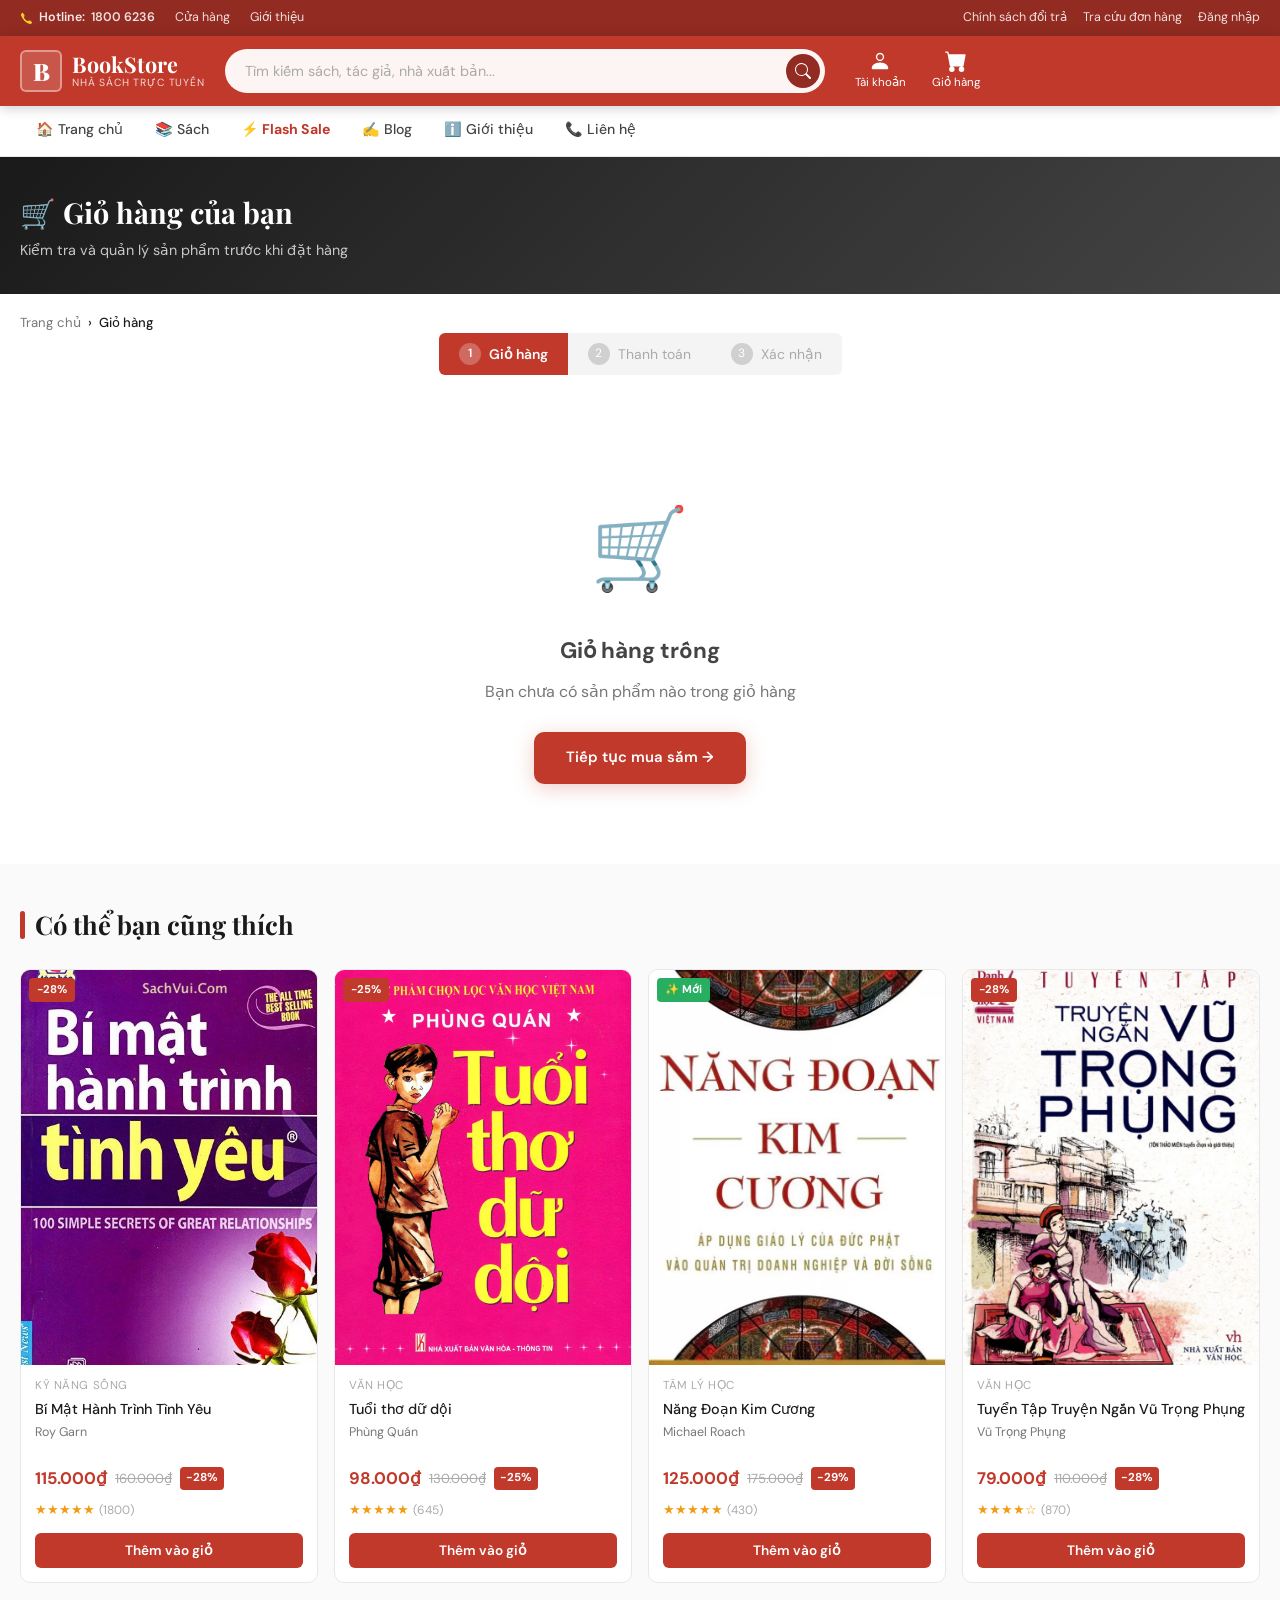
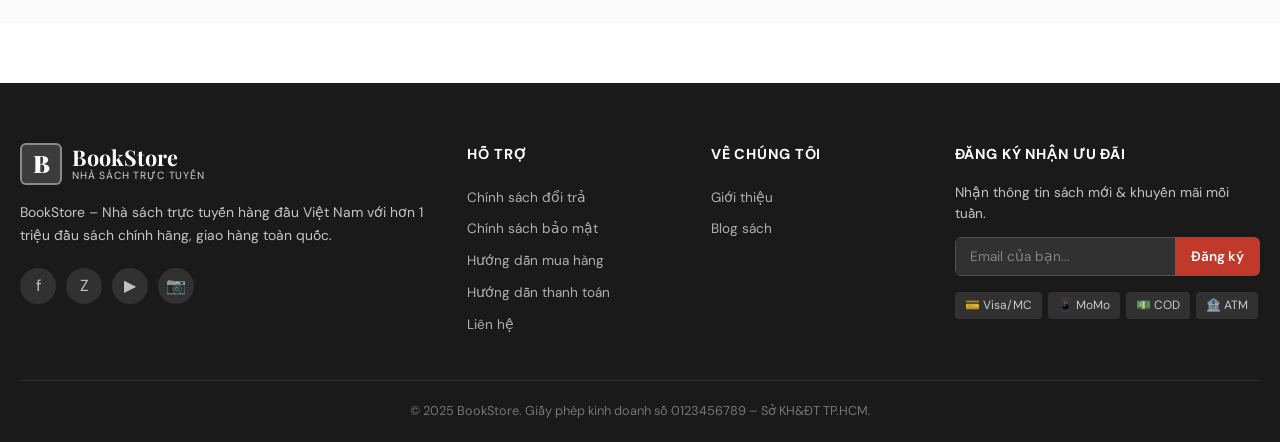
<file: cart.html>
<!DOCTYPE html>
<html lang="vi">
<head>
  <meta charset="UTF-8" />
  <meta name="viewport" content="width=device-width, initial-scale=1.0" />
  <title>Giỏ hàng – BookStore</title>
  <link rel="stylesheet" href="styles.css" />
</head>
<body>
<!-- TOP BAR -->
<div class="topbar">
  <div class="topbar-inner">
    <div class="topbar-left">
      <span class="topbar-hotline">
        <svg xmlns="http://www.w3.org/2000/svg" width="13" height="13" fill="currentColor" viewBox="0 0 16 16"><path d="M3.654 1.328a.678.678 0 0 0-1.015-.063L1.605 2.3c-.483.484-.661 1.169-.45 1.77a17.568 17.568 0 0 0 4.168 6.608 17.569 17.569 0 0 0 6.608 4.168c.601.211 1.286.033 1.77-.45l1.034-1.034a.678.678 0 0 0-.063-1.015l-2.307-1.794a.678.678 0 0 0-.58-.122l-2.19.547a1.745 1.745 0 0 1-1.657-.459L5.482 8.062a1.745 1.745 0 0 1-.46-1.657l.548-2.19a.678.678 0 0 0-.122-.58L3.654 1.328z"/></svg>
        Hotline: <a href="tel:18006236">1800 6236</a>
      </span>
      <a href="index.html">Cửa hàng</a>
      <a href="about.html">Giới thiệu</a>
    </div>
    <div class="topbar-right">
      <a href="return-policy.html">Chính sách đổi trả</a>
      <a href="order-lookup.html">Tra cứu đơn hàng</a>
      <a href="login-register.html">Đăng nhập</a>
    </div>
  </div>
</div>

<!-- HEADER -->
<header class="main-header">
  <div class="header-inner">
    <button class="hamburger" aria-label="Menu"><span></span><span></span><span></span></button>
    <a href="index.html" class="logo">
      <div class="logo-icon">B</div>
      <div class="logo-text">BookStore<span>Nhà sách trực tuyến</span></div>
    </a>
    <div class="header-search">
      <input type="text" placeholder="Tìm kiếm sách, tác giả, nhà xuất bản..." autocomplete="off"/>
      <button class="search-btn" aria-label="Tìm kiếm">
        <svg xmlns="http://www.w3.org/2000/svg" width="16" height="16" fill="currentColor" viewBox="0 0 16 16"><path d="M11.742 10.344a6.5 6.5 0 1 0-1.397 1.398h-.001c.03.04.062.078.098.115l3.85 3.85a1 1 0 0 0 1.415-1.414l-3.85-3.85a1.007 1.007 0 0 0-.115-.099zm-5.242 1.656a5.5 5.5 0 1 1 0-11 5.5 5.5 0 0 1 0 11z"/></svg>
      </button>
    </div>
    <div class="header-icons">
      <a href="login-register.html" class="header-icon-btn">
        <svg xmlns="http://www.w3.org/2000/svg" width="22" height="22" fill="currentColor" viewBox="0 0 16 16"><path d="M8 8a3 3 0 1 0 0-6 3 3 0 0 0 0 6zm2-3a2 2 0 1 1-4 0 2 2 0 0 1 4 0zm4 8c0 1-1 1-1 1H3s-1 0-1-1 1-4 6-4 6 3 6 4z"/></svg>
        <span>Tài khoản</span>
      </a>
      <a href="cart.html" class="header-icon-btn" style="position:relative">
        <svg xmlns="http://www.w3.org/2000/svg" width="22" height="22" fill="currentColor" viewBox="0 0 16 16"><path d="M0 1.5A.5.5 0 0 1 .5 1H2a.5.5 0 0 1 .485.379L2.89 3H14.5a.5.5 0 0 1 .491.592l-1.5 8A.5.5 0 0 1 13 12H4a.5.5 0 0 1-.491-.408L2.01 3.607 1.61 2H.5a.5.5 0 0 1-.5-.5zM5 12a2 2 0 1 0 0 4 2 2 0 0 0 0-4zm7 0a2 2 0 1 0 0 4 2 2 0 0 0 0-4z"/></svg>
        <span class="cart-badge" style="display:none">0</span>
        <span>Giỏ hàng</span>
      </a>
    </div>
  </div>
</header>

<nav class="main-nav">
  <div class="nav-inner">
    <div class="nav-item"><a href="index.html" class="nav-link">🏠 Trang chủ</a></div>
    <div class="nav-item"><a href="category.html" class="nav-link">📚 Sách</a></div>
    <div class="nav-item"><a href="flash-sale.html" class="nav-link" style="color:var(--red);font-weight:700">⚡ Flash Sale</a></div>
    <div class="nav-item"><a href="blog.html" class="nav-link">✍️ Blog</a></div>
    <div class="nav-item"><a href="about.html" class="nav-link">ℹ️ Giới thiệu</a></div>
    <div class="nav-item"><a href="contact.html" class="nav-link">📞 Liên hệ</a></div>
  </div>
</nav>

<!-- MOBILE OVERLAY + MENU -->
<div class="mobile-overlay"></div>
<div class="mobile-menu">
  <div class="mobile-menu-header"><h3>📚 Menu</h3><button class="mobile-close">✕</button></div>
  <div class="mobile-menu-items">
    <a href="index.html">🏠 Trang chủ</a>
    <a href="category.html">📚 Danh mục</a>
    <a href="flash-sale.html">⚡ Flash Sale</a>
    <a href="blog.html">✍️ Blog</a>
    <a href="about.html">ℹ️ Giới thiệu</a>
    <a href="contact.html">📞 Liên hệ</a>
    <a href="cart.html">🛒 Giỏ hàng</a>
    <a href="login-register.html">👤 Tài khoản</a>
  </div>
</div>

<div class="page-header">
  <div class="container">
    <h1>🛒 Giỏ hàng của bạn</h1>
    <p>Kiểm tra và quản lý sản phẩm trước khi đặt hàng</p>
  </div>
</div>

<div class="container">
  <div class="breadcrumb">
    <a href="index.html">Trang chủ</a><span class="breadcrumb-sep">›</span>
    <span>Giỏ hàng</span>
  </div>

  <!-- CART STEPS -->
  <div style="display:flex;justify-content:center;gap:0;margin-bottom:30px">
    <div style="display:flex;align-items:center;gap:8px;padding:10px 20px;background:var(--red);color:#fff;border-radius:6px 0 0 6px;font-size:.87rem;font-weight:600">
      <span style="width:22px;height:22px;background:rgba(255,255,255,.25);border-radius:50%;display:flex;align-items:center;justify-content:center;font-size:.75rem">1</span>
      Giỏ hàng
    </div>
    <div style="display:flex;align-items:center;gap:8px;padding:10px 20px;background:var(--gray-100);color:var(--gray-400);font-size:.87rem">
      <span style="width:22px;height:22px;background:var(--gray-300);color:#fff;border-radius:50%;display:flex;align-items:center;justify-content:center;font-size:.75rem">2</span>
      Thanh toán
    </div>
    <div style="display:flex;align-items:center;gap:8px;padding:10px 20px;background:var(--gray-100);color:var(--gray-400);border-radius:0 6px 6px 0;font-size:.87rem">
      <span style="width:22px;height:22px;background:var(--gray-300);color:#fff;border-radius:50%;display:flex;align-items:center;justify-content:center;font-size:.75rem">3</span>
      Xác nhận
    </div>
  </div>

  <div id="cartMain">
    <!-- Rendered by JS -->
  </div>
</div>

<!-- SUGGESTED PRODUCTS -->
<section class="section" style="background:var(--gray-50)">
  <div class="container">
    <div class="section-header">
      <h2 class="section-title">Có thể bạn cũng thích</h2>
    </div>
    <div class="products-grid" id="suggestedGrid"></div>
  </div>
</section>

<!-- FOOTER -->
<footer class="main-footer">
  <div class="container">
    <div class="footer-grid">
      <div class="footer-brand">
        <a href="index.html" class="logo" style="margin-bottom:16px"><div class="logo-icon">B</div><div class="logo-text">BookStore<span>Nhà sách trực tuyến</span></div></a>
        <p>BookStore – Nhà sách trực tuyến hàng đầu Việt Nam với hơn 1 triệu đầu sách chính hãng, giao hàng toàn quốc.</p>
        <div class="footer-socials">
          <a href="#" class="social-btn">f</a>
          <a href="#" class="social-btn">Z</a>
          <a href="#" class="social-btn">▶</a>
          <a href="#" class="social-btn">📷</a>
        </div>
      </div>
      <div class="footer-col">
        <h4>Hỗ trợ</h4>
        <a href="return-policy.html">Chính sách đổi trả</a>
        <a href="privacy-policy.html">Chính sách bảo mật</a>
        <a href="shopping-guide.html">Hướng dẫn mua hàng</a>
        <a href="payment-guide.html">Hướng dẫn thanh toán</a>
        <a href="contact.html">Liên hệ</a>
      </div>
      <div class="footer-col">
        <h4>Về chúng tôi</h4>
        <a href="about.html">Giới thiệu</a>
        <a href="blog.html">Blog sách</a>
      </div>
      <div class="footer-col">
        <h4>Đăng ký nhận ưu đãi</h4>
        <p style="font-size:.85rem;margin-bottom:10px">Nhận thông tin sách mới & khuyến mãi mỗi tuần.</p>
        <div class="newsletter-form">
          <input type="email" placeholder="Email của bạn..." />
          <button>Đăng ký</button>
        </div>
        <div style="margin-top:16px;display:flex;gap:6px;flex-wrap:wrap">
          <span style="background:rgba(255,255,255,.1);padding:4px 10px;border-radius:4px;font-size:.75rem">💳 Visa/MC</span>
          <span style="background:rgba(255,255,255,.1);padding:4px 10px;border-radius:4px;font-size:.75rem">📱 MoMo</span>
          <span style="background:rgba(255,255,255,.1);padding:4px 10px;border-radius:4px;font-size:.75rem">💵 COD</span>
          <span style="background:rgba(255,255,255,.1);padding:4px 10px;border-radius:4px;font-size:.75rem">🏦 ATM</span>
        </div>
      </div>
    </div>
  </div>
  <div class="footer-bottom">© 2025 BookStore. Giấy phép kinh doanh số 0123456789 – Sở KH&amp;ĐT TP.HCM.</div>
</footer>

<!-- BOTTOM NAV (MOBILE) -->
<nav class="bottom-nav">
  <div class="bottom-nav-inner">
    <a href="index.html" class="bottom-nav-item active">
      <svg xmlns="http://www.w3.org/2000/svg" width="22" height="22" fill="currentColor" viewBox="0 0 16 16"><path d="M8.354 1.146a.5.5 0 0 0-.708 0l-6 6-.093.1V14.5a.5.5 0 0 0 .5.5h4a.5.5 0 0 0 .5-.5V10h2v4.5a.5.5 0 0 0 .5.5h4a.5.5 0 0 0 .5-.5V7.246l-.093-.1-6-6z"/></svg>
      <span>Trang chủ</span>
    </a>
    <a href="category.html" class="bottom-nav-item">
      <svg xmlns="http://www.w3.org/2000/svg" width="22" height="22" fill="currentColor" viewBox="0 0 16 16"><path d="M1 2.5A1.5 1.5 0 0 1 2.5 1h3A1.5 1.5 0 0 1 7 2.5v3A1.5 1.5 0 0 1 5.5 7h-3A1.5 1.5 0 0 1 1 5.5v-3zm8 0A1.5 1.5 0 0 1 10.5 1h3A1.5 1.5 0 0 1 15 2.5v3A1.5 1.5 0 0 1 13.5 7h-3A1.5 1.5 0 0 1 9 5.5v-3zm-8 8A1.5 1.5 0 0 1 2.5 9h3A1.5 1.5 0 0 1 7 10.5v3A1.5 1.5 0 0 1 5.5 15h-3A1.5 1.5 0 0 1 1 13.5v-3zm8 0A1.5 1.5 0 0 1 10.5 9h3a1.5 1.5 0 0 1 1.5 1.5v3a1.5 1.5 0 0 1-1.5 1.5h-3A1.5 1.5 0 0 1 9 13.5v-3z"/></svg>
      <span>Danh mục</span>
    </a>
    <a href="flash-sale.html" class="bottom-nav-item" style="color:var(--red)">
      <svg xmlns="http://www.w3.org/2000/svg" width="22" height="22" fill="currentColor" viewBox="0 0 16 16"><path d="M11.251.068a.5.5 0 0 1 .227.58L9.677 6.5H13a.5.5 0 0 1 .364.843l-8 8.5a.5.5 0 0 1-.842-.49L6.323 9.5H3a.5.5 0 0 1-.364-.843l8-8.5a.5.5 0 0 1 .615-.09z"/></svg>
      <span>Flash Sale</span>
    </a>
    <a href="cart.html" class="bottom-nav-item" style="position:relative">
      <svg xmlns="http://www.w3.org/2000/svg" width="22" height="22" fill="currentColor" viewBox="0 0 16 16"><path d="M0 1.5A.5.5 0 0 1 .5 1H2a.5.5 0 0 1 .485.379L2.89 3H14.5a.5.5 0 0 1 .491.592l-1.5 8A.5.5 0 0 1 13 12H4a.5.5 0 0 1-.491-.408L2.01 3.607 1.61 2H.5a.5.5 0 0 1-.5-.5zM5 12a2 2 0 1 0 0 4 2 2 0 0 0 0-4zm7 0a2 2 0 1 0 0 4 2 2 0 0 0 0-4z"/></svg>
      <span class="bnav-badge" style="display:none">0</span>
      <span>Giỏ hàng</span>
    </a>
    <a href="login-register.html" class="bottom-nav-item">
      <svg xmlns="http://www.w3.org/2000/svg" width="22" height="22" fill="currentColor" viewBox="0 0 16 16"><path d="M8 8a3 3 0 1 0 0-6 3 3 0 0 0 0 6zm2-3a2 2 0 1 1-4 0 2 2 0 0 1 4 0zm4 8c0 1-1 1-1 1H3s-1 0-1-1 1-4 6-4 6 3 6 4z"/></svg>
      <span>Tài khoản</span>
    </a>
  </div>
</nav>

<script src="books-data.js"></script>
<script src="components.js"></script>
<script src="main.js"></script>
</body>
</html>
</file>
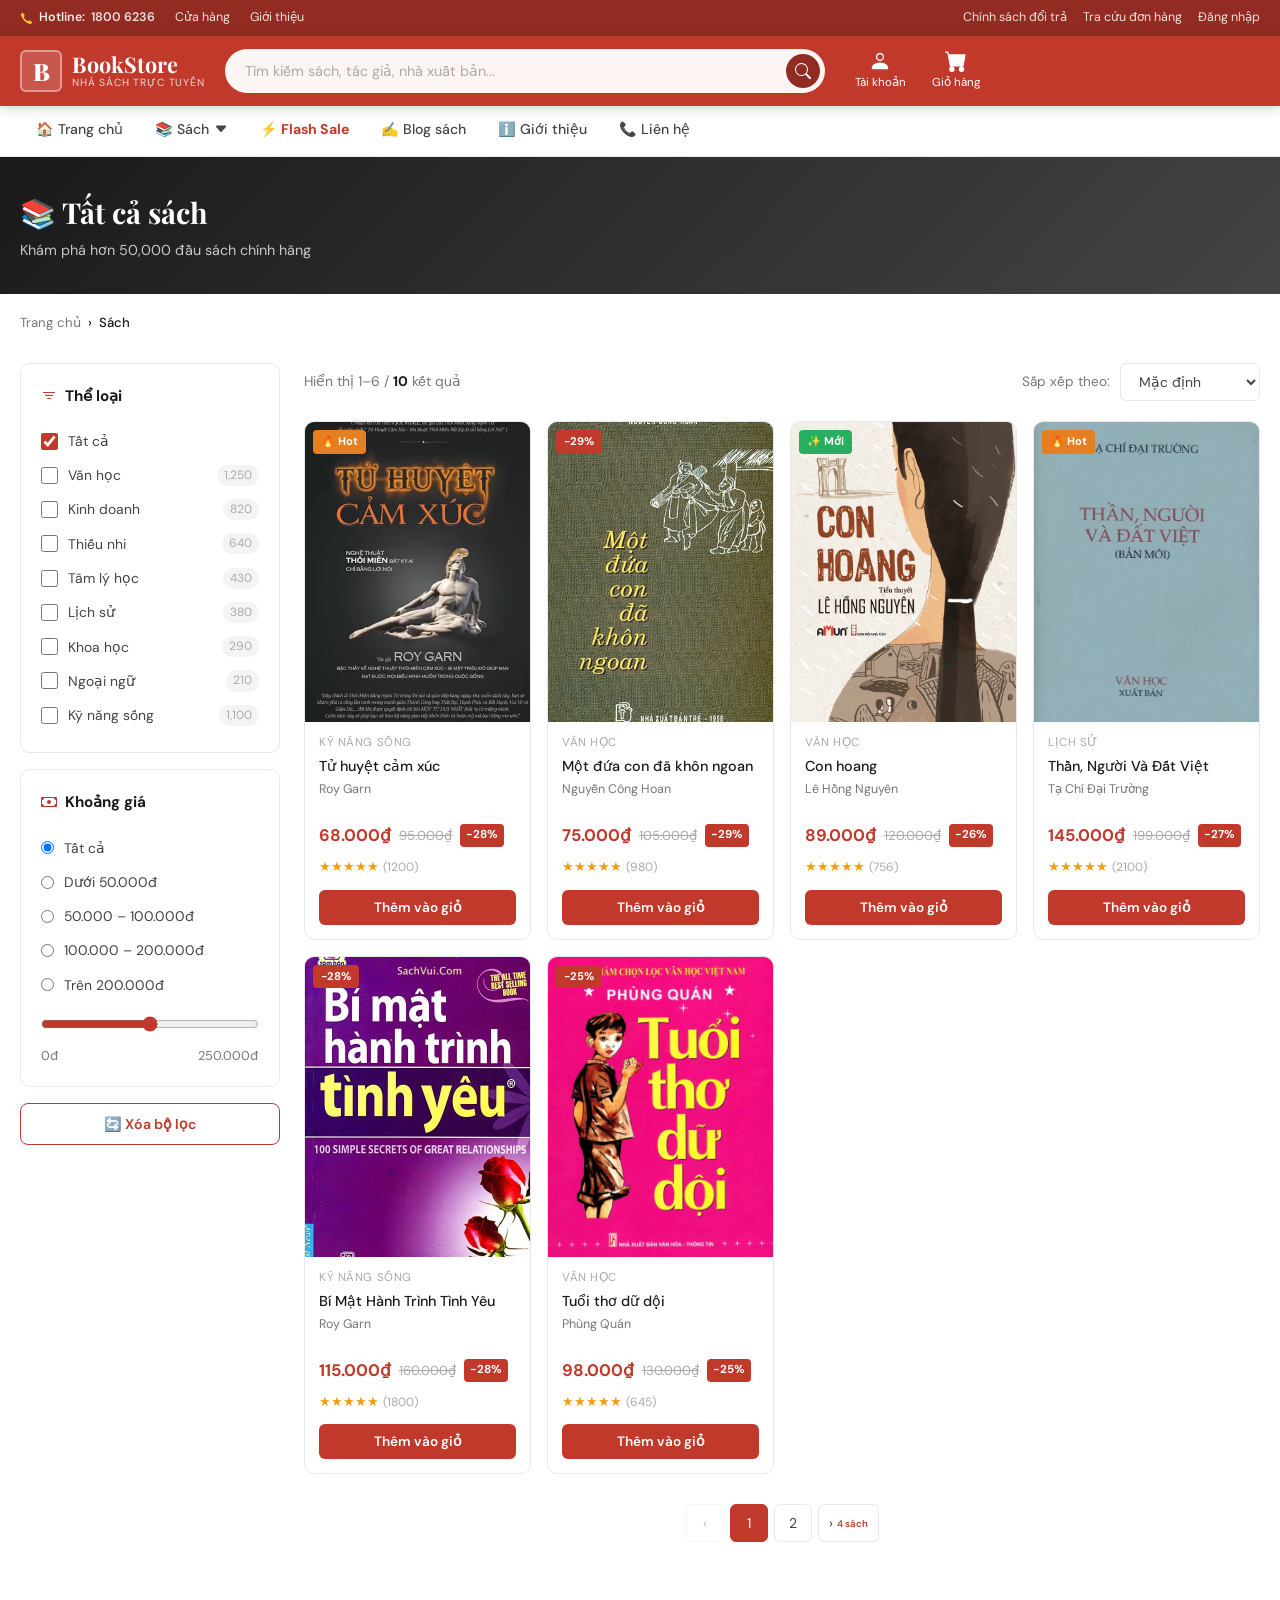
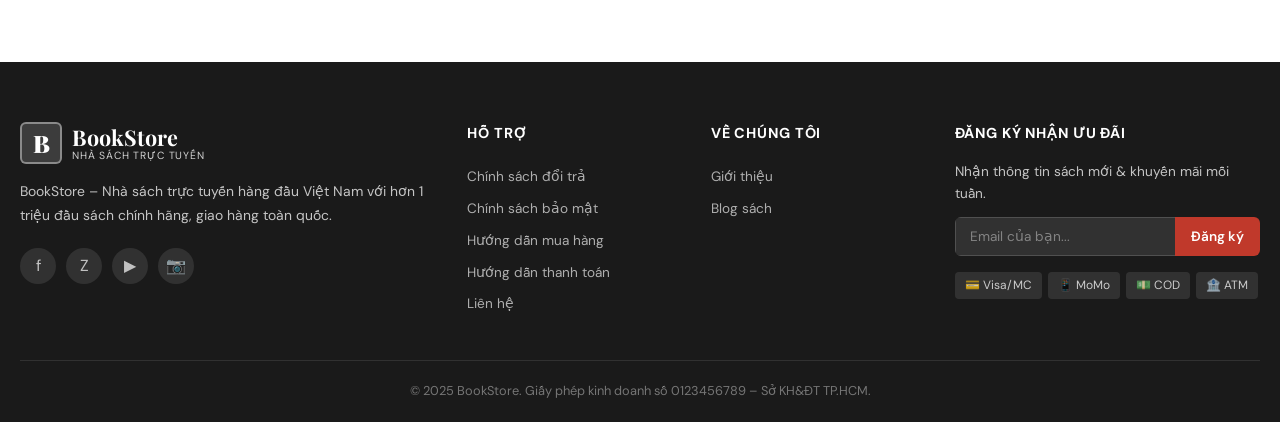
<file: category.html>
<!DOCTYPE html>
<html lang="vi">
<head>
  <meta charset="UTF-8" />
  <meta name="viewport" content="width=device-width, initial-scale=1.0" />
  <title>Danh mục sách – BookStore</title>
  <link rel="stylesheet" href="styles.css" />
</head>
<body>

<!-- TOP BAR -->
<div class="topbar">
  <div class="topbar-inner">
    <div class="topbar-left">
      <span class="topbar-hotline">
        <svg xmlns="http://www.w3.org/2000/svg" width="13" height="13" fill="currentColor" viewBox="0 0 16 16"><path d="M3.654 1.328a.678.678 0 0 0-1.015-.063L1.605 2.3c-.483.484-.661 1.169-.45 1.77a17.568 17.568 0 0 0 4.168 6.608 17.569 17.569 0 0 0 6.608 4.168c.601.211 1.286.033 1.77-.45l1.034-1.034a.678.678 0 0 0-.063-1.015l-2.307-1.794a.678.678 0 0 0-.58-.122l-2.19.547a1.745 1.745 0 0 1-1.657-.459L5.482 8.062a1.745 1.745 0 0 1-.46-1.657l.548-2.19a.678.678 0 0 0-.122-.58L3.654 1.328z"/></svg>
        Hotline: <a href="tel:18006236">1800 6236</a>
      </span>
      <a href="index.html">Cửa hàng</a>
      <a href="about.html">Giới thiệu</a>
    </div>
    <div class="topbar-right">
      <a href="return-policy.html">Chính sách đổi trả</a>
      <a href="order-lookup.html">Tra cứu đơn hàng</a>
      <a href="login-register.html">Đăng nhập</a>
    </div>
  </div>
</div>

<!-- HEADER -->
<header class="main-header">
  <div class="header-inner">
    <button class="hamburger" aria-label="Menu"><span></span><span></span><span></span></button>
    <a href="index.html" class="logo">
      <div class="logo-icon">B</div>
      <div class="logo-text">BookStore<span>Nhà sách trực tuyến</span></div>
    </a>
    <div class="header-search">
      <input type="text" placeholder="Tìm kiếm sách, tác giả, nhà xuất bản..." autocomplete="off"/>
      <button class="search-btn" aria-label="Tìm kiếm">
        <svg xmlns="http://www.w3.org/2000/svg" width="16" height="16" fill="currentColor" viewBox="0 0 16 16"><path d="M11.742 10.344a6.5 6.5 0 1 0-1.397 1.398h-.001c.03.04.062.078.098.115l3.85 3.85a1 1 0 0 0 1.415-1.414l-3.85-3.85a1.007 1.007 0 0 0-.115-.099zm-5.242 1.656a5.5 5.5 0 1 1 0-11 5.5 5.5 0 0 1 0 11z"/></svg>
      </button>
    </div>
    <div class="header-icons">
      <a href="login-register.html" class="header-icon-btn">
        <svg xmlns="http://www.w3.org/2000/svg" width="22" height="22" fill="currentColor" viewBox="0 0 16 16"><path d="M8 8a3 3 0 1 0 0-6 3 3 0 0 0 0 6zm2-3a2 2 0 1 1-4 0 2 2 0 0 1 4 0zm4 8c0 1-1 1-1 1H3s-1 0-1-1 1-4 6-4 6 3 6 4z"/></svg>
        <span>Tài khoản</span>
      </a>
      <a href="cart.html" class="header-icon-btn" style="position:relative">
        <svg xmlns="http://www.w3.org/2000/svg" width="22" height="22" fill="currentColor" viewBox="0 0 16 16"><path d="M0 1.5A.5.5 0 0 1 .5 1H2a.5.5 0 0 1 .485.379L2.89 3H14.5a.5.5 0 0 1 .491.592l-1.5 8A.5.5 0 0 1 13 12H4a.5.5 0 0 1-.491-.408L2.01 3.607 1.61 2H.5a.5.5 0 0 1-.5-.5zM5 12a2 2 0 1 0 0 4 2 2 0 0 0 0-4zm7 0a2 2 0 1 0 0 4 2 2 0 0 0 0-4z"/></svg>
        <span class="cart-badge" style="display:none">0</span>
        <span>Giỏ hàng</span>
      </a>
    </div>
  </div>
</header>

<!-- NAVIGATION -->
<nav class="main-nav">
  <div class="nav-inner">
    <div class="nav-item">
      <a href="index.html" class="nav-link">🏠 Trang chủ</a>
    </div>
    <div class="nav-item">
      <a href="category.html" class="nav-link">
        📚 Sách
        <svg xmlns="http://www.w3.org/2000/svg" width="12" height="12" fill="currentColor" viewBox="0 0 16 16"><path d="M7.247 11.14L2.451 5.658C1.885 5.013 2.345 4 3.204 4h9.592a1 1 0 0 1 .753 1.659l-4.796 5.48a1 1 0 0 1-1.506 0z"/></svg>
      </a>
      <div class="mega-dropdown">
        <div class="mega-col">
          <h4>Văn học</h4>
          <a href="category.html">Tiểu thuyết</a>
          <a href="category.html">Truyện ngắn</a>
          <a href="category.html">Thơ ca</a>
          <a href="category.html">Văn học dịch</a>
          <a href="category.html">Văn học Việt Nam</a>
        </div>
        <div class="mega-col">
          <h4>Kinh tế - Kinh doanh</h4>
          <a href="category.html">Quản trị kinh doanh</a>
          <a href="category.html">Marketing</a>
          <a href="category.html">Tài chính - Kế toán</a>
          <a href="category.html">Khởi nghiệp</a>
          <a href="category.html">Phát triển bản thân</a>
        </div>
        <div class="mega-col">
          <h4>Thiếu nhi</h4>
          <a href="category.html">Truyện tranh</a>
          <a href="category.html">Truyện cổ tích</a>
          <a href="category.html">Sách tô màu</a>
          <a href="category.html">Học tiếng Anh</a>
        </div>
        <div class="mega-col">
          <h4>Khoa học</h4>
          <a href="category.html">Công nghệ thông tin</a>
          <a href="category.html">Y học</a>
          <a href="category.html">Tâm lý học</a>
          <a href="category.html">Lịch sử</a>
        </div>
      </div>
    </div>
    <div class="nav-item">
      <a href="flash-sale.html" class="nav-link" style="color:var(--red);font-weight:700">⚡ Flash Sale</a>
    </div>
    <div class="nav-item"><a href="blog.html" class="nav-link">✍️ Blog sách</a></div>
    <div class="nav-item"><a href="about.html" class="nav-link">ℹ️ Giới thiệu</a></div>
    <div class="nav-item"><a href="contact.html" class="nav-link">📞 Liên hệ</a></div>
  </div>
</nav>

<!-- MOBILE OVERLAY + MENU -->
<div class="mobile-overlay"></div>
<div class="mobile-menu">
  <div class="mobile-menu-header">
    <h3>📚 BookStore Menu</h3>
    <button class="mobile-close">✕</button>
  </div>
  <div class="mobile-menu-items">
    <a href="index.html">🏠 Trang chủ</a>
    <a href="category.html">📚 Tất cả sách</a>
    <a href="flash-sale.html">⚡ Flash Sale</a>
    <a href="cart.html">🛒 Giỏ hàng</a>
    <a href="blog.html">✍️ Blog sách</a>
    <a href="about.html">ℹ️ Giới thiệu</a>
    <a href="contact.html">📞 Liên hệ</a>
    <a href="login-register.html">👤 Đăng nhập</a>
  </div>
</div>

<div class="page-header">
  <div class="container">
    <h1>📚 Tất cả sách</h1>
    <p>Khám phá hơn 50,000 đầu sách chính hãng</p>
  </div>
</div>

<div class="container">
  <div class="breadcrumb">
    <a href="index.html">Trang chủ</a>
    <span class="breadcrumb-sep">›</span>
    <span>Sách</span>
  </div>

  <div class="category-layout">
    <!-- SIDEBAR -->
    <aside class="sidebar">
      <!-- Filter by Category -->
      <div class="filter-card">
        <div class="filter-title">
          <svg xmlns="http://www.w3.org/2000/svg" width="16" height="16" fill="currentColor" viewBox="0 0 16 16"><path d="M6 10.5a.5.5 0 0 1 .5-.5h3a.5.5 0 0 1 0 1h-3a.5.5 0 0 1-.5-.5zm-2-3a.5.5 0 0 1 .5-.5h7a.5.5 0 0 1 0 1h-7a.5.5 0 0 1-.5-.5zm-2-3a.5.5 0 0 1 .5-.5h11a.5.5 0 0 1 0 1h-11a.5.5 0 0 1-.5-.5z"/></svg>
          Thể loại
        </div>
        <div id="catFilters">
          <div class="filter-option"><input type="checkbox" id="cat0" checked><label for="cat0">Tất cả</label></div>
          <div class="filter-option"><input type="checkbox" id="cat1"><label for="cat1">Văn học</label><span class="filter-count">1,250</span></div>
          <div class="filter-option"><input type="checkbox" id="cat2"><label for="cat2">Kinh doanh</label><span class="filter-count">820</span></div>
          <div class="filter-option"><input type="checkbox" id="cat3"><label for="cat3">Thiếu nhi</label><span class="filter-count">640</span></div>
          <div class="filter-option"><input type="checkbox" id="cat4"><label for="cat4">Tâm lý học</label><span class="filter-count">430</span></div>
          <div class="filter-option"><input type="checkbox" id="cat5"><label for="cat5">Lịch sử</label><span class="filter-count">380</span></div>
          <div class="filter-option"><input type="checkbox" id="cat6"><label for="cat6">Khoa học</label><span class="filter-count">290</span></div>
          <div class="filter-option"><input type="checkbox" id="cat7"><label for="cat7">Ngoại ngữ</label><span class="filter-count">210</span></div>
          <div class="filter-option"><input type="checkbox" id="cat8"><label for="cat8">Kỹ năng sống</label><span class="filter-count">1,100</span></div>
        </div>
      </div>

      <!-- Filter by Price -->
      <div class="filter-card">
        <div class="filter-title">
          <svg xmlns="http://www.w3.org/2000/svg" width="16" height="16" fill="currentColor" viewBox="0 0 16 16"><path d="M8 10a2 2 0 1 0 0-4 2 2 0 0 0 0 4z"/><path d="M0 4a1 1 0 0 1 1-1h14a1 1 0 0 1 1 1v8a1 1 0 0 1-1 1H1a1 1 0 0 1-1-1V4zm3 0a2 2 0 0 1-2 2v4a2 2 0 0 1 2 2h10a2 2 0 0 1 2-2V6a2 2 0 0 1-2-2H3z"/></svg>
          Khoảng giá
        </div>
        <div class="filter-option"><input type="radio" name="price" id="p1" checked><label for="p1">Tất cả</label></div>
        <div class="filter-option"><input type="radio" name="price" id="p2"><label for="p2">Dưới 50.000đ</label></div>
        <div class="filter-option"><input type="radio" name="price" id="p3"><label for="p3">50.000 – 100.000đ</label></div>
        <div class="filter-option"><input type="radio" name="price" id="p4"><label for="p4">100.000 – 200.000đ</label></div>
        <div class="filter-option"><input type="radio" name="price" id="p5"><label for="p5">Trên 200.000đ</label></div>
        <div class="price-range">
          <input type="range" min="0" max="500000" value="250000" id="priceRange" oninput="document.getElementById('priceVal').textContent=parseInt(this.value).toLocaleString('vi-VN')+'đ'">
          <div class="price-range-labels"><span>0đ</span><span id="priceVal">250.000đ</span></div>
        </div>
      </div>

      <!-- Reset button -->
      <button onclick="document.querySelectorAll('.filter-card input').forEach(i=>i.checked=false)" style="width:100%;padding:11px;border:1.5px solid var(--red);color:var(--red);border-radius:8px;font-weight:600;font-size:.88rem;transition:all .25s" onmouseover="this.style.background='var(--red)';this.style.color='#fff'" onmouseout="this.style.background='transparent';this.style.color='var(--red)'">
        🔄 Xóa bộ lọc
      </button>
    </aside>

    <!-- PRODUCTS AREA -->
    <div class="products-area">
      <div class="sort-bar">
        <span class="sort-label">Hiển thị <span id="resultCount">0</span> kết quả</span>
        <div style="display:flex;gap:10px;align-items:center">
          <span style="font-size:.85rem;color:var(--gray-500)">Sắp xếp theo:</span>
          <select class="sort-select" id="sortSelect">
            <option value="default">Mặc định</option>
            <option value="price_asc">Giá tăng dần</option>
            <option value="price_desc">Giá giảm dần</option>
            <option value="newest">Mới nhất</option>
            <option value="popular">Phổ biến nhất</option>
          </select>
        </div>
      </div>

      <div class="products-grid" id="productsGrid"></div>

      <div class="pagination"></div>
    </div>
  </div>
</div>

<footer class="main-footer">
  <div class="container">
    <div class="footer-grid">
      <div class="footer-brand">
        <a href="index.html" class="logo" style="margin-bottom:16px"><div class="logo-icon">B</div><div class="logo-text">BookStore<span>Nhà sách trực tuyến</span></div></a>
        <p>BookStore – Nhà sách trực tuyến hàng đầu Việt Nam với hơn 1 triệu đầu sách chính hãng, giao hàng toàn quốc.</p>
        <div class="footer-socials">
          <a href="#" class="social-btn">f</a>
          <a href="#" class="social-btn">Z</a>
          <a href="#" class="social-btn">▶</a>
          <a href="#" class="social-btn">📷</a>
        </div>
      </div>
      <div class="footer-col">
        <h4>Hỗ trợ</h4>
        <a href="return-policy.html">Chính sách đổi trả</a>
        <a href="privacy-policy.html">Chính sách bảo mật</a>
        <a href="shopping-guide.html">Hướng dẫn mua hàng</a>
        <a href="payment-guide.html">Hướng dẫn thanh toán</a>
        <a href="contact.html">Liên hệ</a>
      </div>
      <div class="footer-col">
        <h4>Về chúng tôi</h4>
        <a href="about.html">Giới thiệu</a>
        <a href="blog.html">Blog sách</a>
      </div>
      <div class="footer-col">
        <h4>Đăng ký nhận ưu đãi</h4>
        <p style="font-size:.85rem;margin-bottom:10px">Nhận thông tin sách mới & khuyến mãi mỗi tuần.</p>
        <div class="newsletter-form">
          <input type="email" placeholder="Email của bạn..." />
          <button>Đăng ký</button>
        </div>
        <div style="margin-top:16px;display:flex;gap:6px;flex-wrap:wrap">
          <span style="background:rgba(255,255,255,.1);padding:4px 10px;border-radius:4px;font-size:.75rem">💳 Visa/MC</span>
          <span style="background:rgba(255,255,255,.1);padding:4px 10px;border-radius:4px;font-size:.75rem">📱 MoMo</span>
          <span style="background:rgba(255,255,255,.1);padding:4px 10px;border-radius:4px;font-size:.75rem">💵 COD</span>
          <span style="background:rgba(255,255,255,.1);padding:4px 10px;border-radius:4px;font-size:.75rem">🏦 ATM</span>
        </div>
      </div>
    </div>
  </div>
  <div class="footer-bottom">© 2025 BookStore. Giấy phép kinh doanh số 0123456789 – Sở KH&amp;ĐT TP.HCM.</div>
</footer>

<nav class="bottom-nav">
  <div class="bottom-nav-inner">
    <a href="index.html" class="bottom-nav-item"><svg xmlns="http://www.w3.org/2000/svg" width="22" height="22" fill="currentColor" viewBox="0 0 16 16"><path d="M8.354 1.146a.5.5 0 0 0-.708 0l-6 6-.093.1V14.5a.5.5 0 0 0 .5.5h4a.5.5 0 0 0 .5-.5V10h2v4.5a.5.5 0 0 0 .5.5h4a.5.5 0 0 0 .5-.5V7.246l-.093-.1-6-6z"/></svg><span>Trang chủ</span></a>
    <a href="category.html" class="bottom-nav-item active"><svg xmlns="http://www.w3.org/2000/svg" width="22" height="22" fill="currentColor" viewBox="0 0 16 16"><path d="M1 2.5A1.5 1.5 0 0 1 2.5 1h3A1.5 1.5 0 0 1 7 2.5v3A1.5 1.5 0 0 1 5.5 7h-3A1.5 1.5 0 0 1 1 5.5v-3zm8 0A1.5 1.5 0 0 1 10.5 1h3A1.5 1.5 0 0 1 15 2.5v3A1.5 1.5 0 0 1 13.5 7h-3A1.5 1.5 0 0 1 9 5.5v-3zm-8 8A1.5 1.5 0 0 1 2.5 9h3A1.5 1.5 0 0 1 7 10.5v3A1.5 1.5 0 0 1 5.5 15h-3A1.5 1.5 0 0 1 1 13.5v-3zm8 0A1.5 1.5 0 0 1 10.5 9h3a1.5 1.5 0 0 1 1.5 1.5v3a1.5 1.5 0 0 1-1.5 1.5h-3A1.5 1.5 0 0 1 9 13.5v-3z"/></svg><span>Danh mục</span></a>
    <a href="flash-sale.html" class="bottom-nav-item" style="color:var(--red)"><svg xmlns="http://www.w3.org/2000/svg" width="22" height="22" fill="currentColor" viewBox="0 0 16 16"><path d="M11.251.068a.5.5 0 0 1 .227.58L9.677 6.5H13a.5.5 0 0 1 .364.843l-8 8.5a.5.5 0 0 1-.842-.49L6.323 9.5H3a.5.5 0 0 1-.364-.843l8-8.5a.5.5 0 0 1 .615-.09z"/></svg><span>Flash Sale</span></a>
    <a href="cart.html" class="bottom-nav-item" style="position:relative"><svg xmlns="http://www.w3.org/2000/svg" width="22" height="22" fill="currentColor" viewBox="0 0 16 16"><path d="M0 1.5A.5.5 0 0 1 .5 1H2a.5.5 0 0 1 .485.379L2.89 3H14.5a.5.5 0 0 1 .491.592l-1.5 8A.5.5 0 0 1 13 12H4a.5.5 0 0 1-.491-.408L2.01 3.607 1.61 2H.5a.5.5 0 0 1-.5-.5zM5 12a2 2 0 1 0 0 4 2 2 0 0 0 0-4zm7 0a2 2 0 1 0 0 4 2 2 0 0 0 0-4z"/></svg><span class="bnav-badge" style="display:none">0</span><span>Giỏ hàng</span></a>
    <a href="login-register.html" class="bottom-nav-item"><svg xmlns="http://www.w3.org/2000/svg" width="22" height="22" fill="currentColor" viewBox="0 0 16 16"><path d="M8 8a3 3 0 1 0 0-6 3 3 0 0 0 0 6zm2-3a2 2 0 1 1-4 0 2 2 0 0 1 4 0zm4 8c0 1-1 1-1 1H3s-1 0-1-1 1-4 6-4 6 3 6 4z"/></svg><span>Tài khoản</span></a>
  </div>
</nav>

<script src="books-data.js"></script>
<script src="components.js"></script>
<script src="main.js"></script>
</body>
</html>
</file>
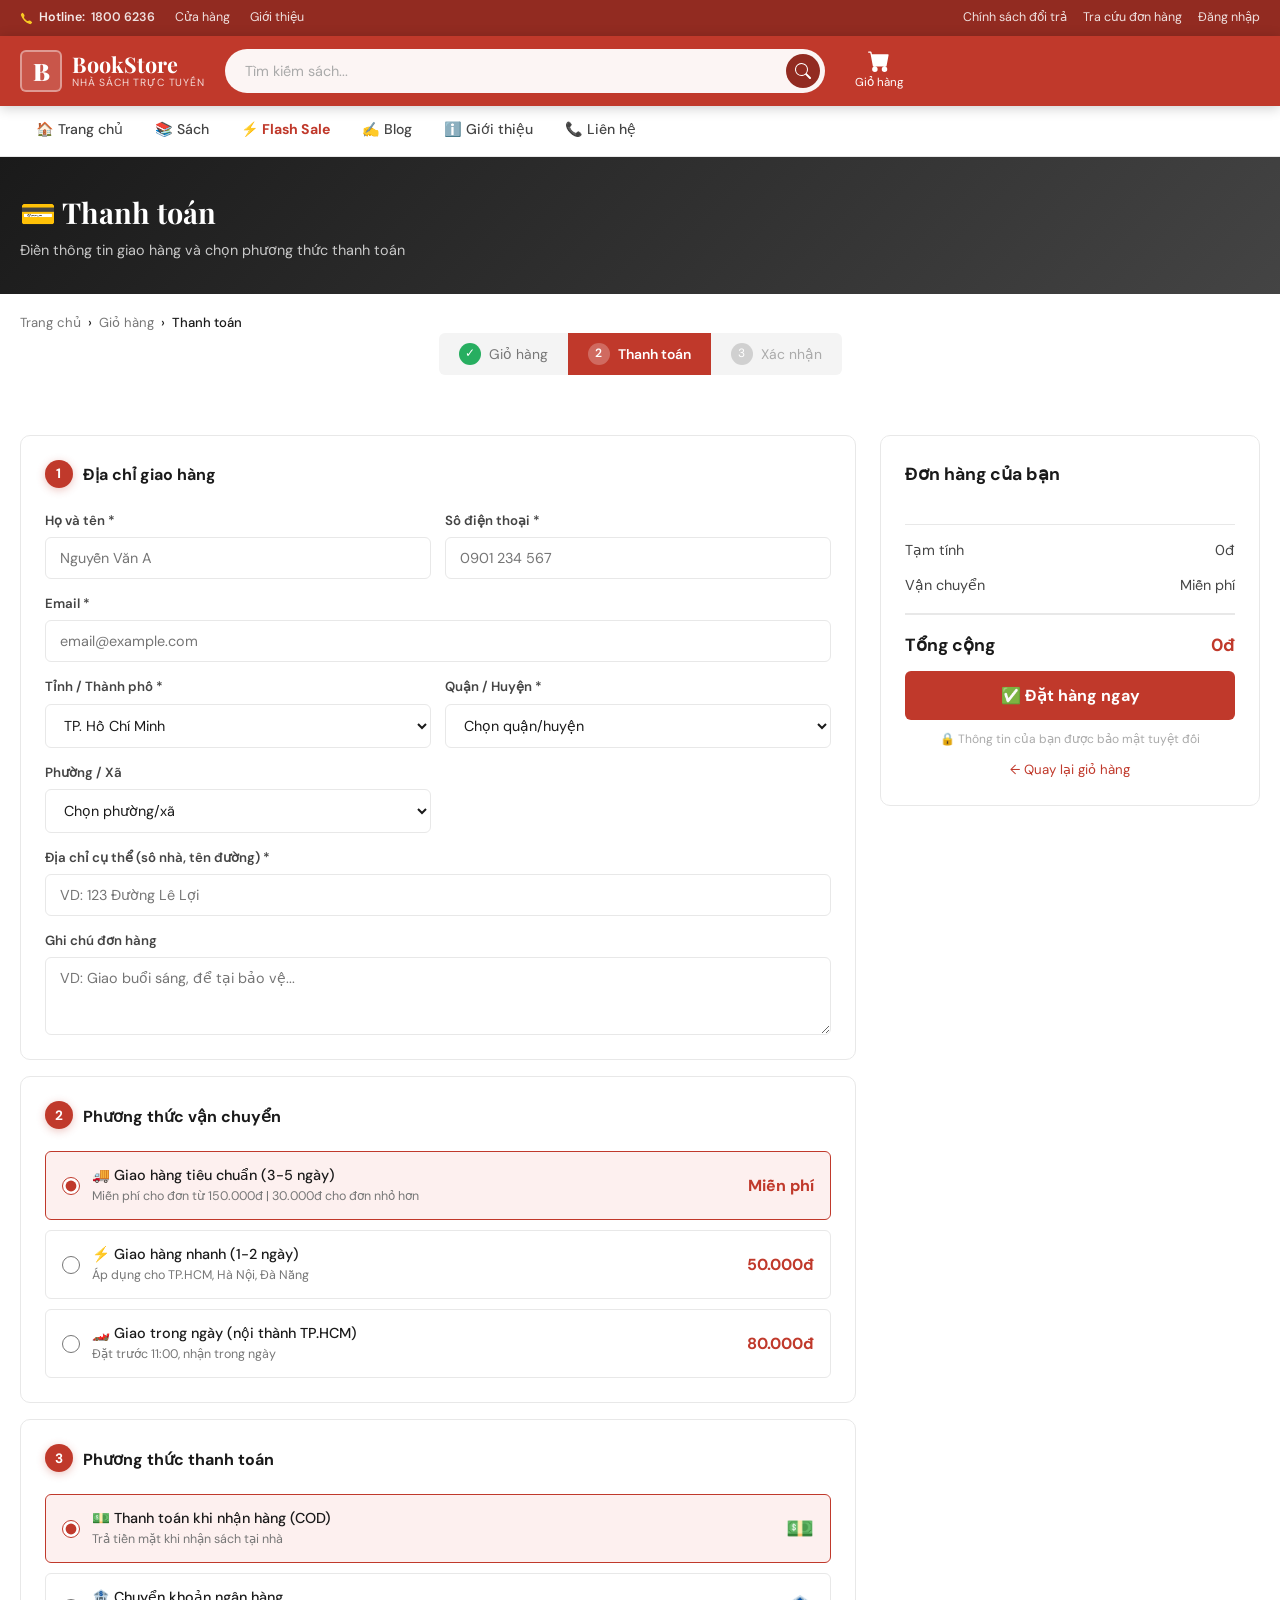
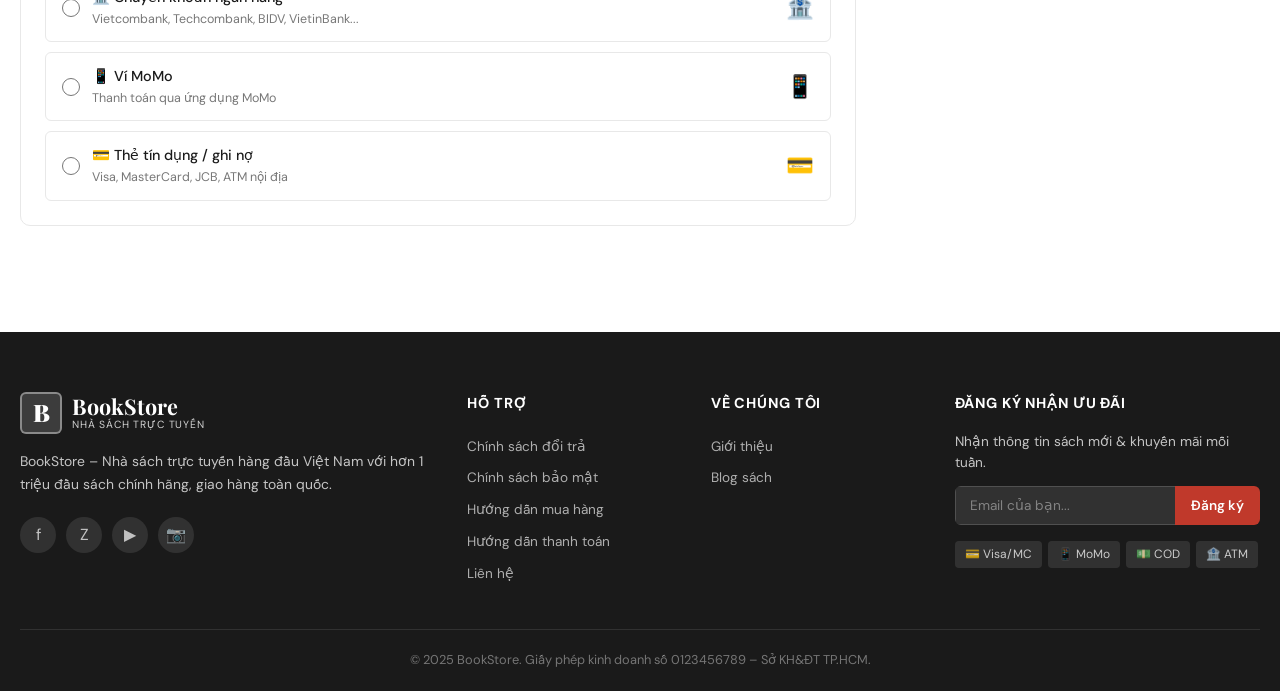
<file: checkout.html>
<!DOCTYPE html>
<html lang="vi">
<head>
  <meta charset="UTF-8" />
  <meta name="viewport" content="width=device-width, initial-scale=1.0" />
  <title>Thanh toán – BookStore</title>
  <link rel="stylesheet" href="styles.css" />
</head>
<body>

<!-- TOP BAR -->
<div class="topbar">
  <div class="topbar-inner">
    <div class="topbar-left">
      <span class="topbar-hotline">
        <svg xmlns="http://www.w3.org/2000/svg" width="13" height="13" fill="currentColor" viewBox="0 0 16 16"><path d="M3.654 1.328a.678.678 0 0 0-1.015-.063L1.605 2.3c-.483.484-.661 1.169-.45 1.77a17.568 17.568 0 0 0 4.168 6.608 17.569 17.569 0 0 0 6.608 4.168c.601.211 1.286.033 1.77-.45l1.034-1.034a.678.678 0 0 0-.063-1.015l-2.307-1.794a.678.678 0 0 0-.58-.122l-2.19.547a1.745 1.745 0 0 1-1.657-.459L5.482 8.062a1.745 1.745 0 0 1-.46-1.657l.548-2.19a.678.678 0 0 0-.122-.58L3.654 1.328z"/></svg>
        Hotline: <a href="tel:18006236">1800 6236</a>
      </span>
      <a href="index.html">Cửa hàng</a>
      <a href="about.html">Giới thiệu</a>
    </div>
    <div class="topbar-right">
      <a href="return-policy.html">Chính sách đổi trả</a>
      <a href="order-lookup.html">Tra cứu đơn hàng</a>
      <a href="login-register.html">Đăng nhập</a>
    </div>
  </div>
</div>


<!-- HEADER -->
<header class="main-header">
  <div class="header-inner">
    <button class="hamburger"><span></span><span></span><span></span></button>
    <a href="index.html" class="logo"><div class="logo-icon">B</div><div class="logo-text">BookStore<span>Nhà sách trực tuyến</span></div></a>
    <div class="header-search"><input type="text" placeholder="Tìm kiếm sách..." autocomplete="off"/><button class="search-btn"><svg xmlns="http://www.w3.org/2000/svg" width="16" height="16" fill="currentColor" viewBox="0 0 16 16"><path d="M11.742 10.344a6.5 6.5 0 1 0-1.397 1.398h-.001c.03.04.062.078.098.115l3.85 3.85a1 1 0 0 0 1.415-1.414l-3.85-3.85a1.007 1.007 0 0 0-.115-.099zm-5.242 1.656a5.5 5.5 0 1 1 0-11 5.5 5.5 0 0 1 0 11z"/></svg></button></div>
    <div class="header-icons">
      <a href="cart.html" class="header-icon-btn" style="position:relative">
        <svg xmlns="http://www.w3.org/2000/svg" width="22" height="22" fill="currentColor" viewBox="0 0 16 16"><path d="M0 1.5A.5.5 0 0 1 .5 1H2a.5.5 0 0 1 .485.379L2.89 3H14.5a.5.5 0 0 1 .491.592l-1.5 8A.5.5 0 0 1 13 12H4a.5.5 0 0 1-.491-.408L2.01 3.607 1.61 2H.5a.5.5 0 0 1-.5-.5zM5 12a2 2 0 1 0 0 4 2 2 0 0 0 0-4zm7 0a2 2 0 1 0 0 4 2 2 0 0 0 0-4z"/></svg>
        <span class="cart-badge" style="display:none">0</span><span>Giỏ hàng</span>
      </a>
    </div>
  </div>
</header>

<!-- NAVIGATION -->
<nav class="main-nav">
  <div class="nav-inner">
    <div class="nav-item"><a href="index.html" class="nav-link">🏠 Trang chủ</a></div>
    <div class="nav-item"><a href="category.html" class="nav-link">📚 Sách</a></div>
    <div class="nav-item"><a href="flash-sale.html" class="nav-link" style="color:var(--red);font-weight:700">⚡ Flash Sale</a></div>
    <div class="nav-item"><a href="blog.html" class="nav-link">✍️ Blog</a></div>
    <div class="nav-item"><a href="about.html" class="nav-link">ℹ️ Giới thiệu</a></div>
    <div class="nav-item"><a href="contact.html" class="nav-link">📞 Liên hệ</a></div>
  </div>
</nav>

<!-- MOBILE OVERLAY + MENU -->
<div class="mobile-overlay"></div>
<div class="mobile-menu">
  <div class="mobile-menu-header"><h3>📚 Menu</h3><button class="mobile-close">✕</button></div>
  <div class="mobile-menu-items">
    <a href="index.html">🏠 Trang chủ</a><a href="category.html">📚 Danh mục</a>
    <a href="cart.html">🛒 Giỏ hàng</a><a href="login-register.html">👤 Tài khoản</a>
  </div>
</div>

<div class="page-header">
  <div class="container">
    <h1>💳 Thanh toán</h1>
    <p>Điền thông tin giao hàng và chọn phương thức thanh toán</p>
  </div>
</div>

<div class="container">
  <div class="breadcrumb">
    <a href="index.html">Trang chủ</a><span class="breadcrumb-sep">›</span>
    <a href="cart.html">Giỏ hàng</a><span class="breadcrumb-sep">›</span>
    <span>Thanh toán</span>
  </div>

  <!-- Steps -->
  <div style="display:flex;justify-content:center;gap:0;margin-bottom:30px">
    <div style="display:flex;align-items:center;gap:8px;padding:10px 20px;background:var(--gray-100);color:var(--gray-500);border-radius:6px 0 0 6px;font-size:.87rem">
      <span style="width:22px;height:22px;background:#27ae60;color:#fff;border-radius:50%;display:flex;align-items:center;justify-content:center;font-size:.75rem">✓</span>
      Giỏ hàng
    </div>
    <div style="display:flex;align-items:center;gap:8px;padding:10px 20px;background:var(--red);color:#fff;font-size:.87rem;font-weight:600">
      <span style="width:22px;height:22px;background:rgba(255,255,255,.25);border-radius:50%;display:flex;align-items:center;justify-content:center;font-size:.75rem">2</span>
      Thanh toán
    </div>
    <div style="display:flex;align-items:center;gap:8px;padding:10px 20px;background:var(--gray-100);color:var(--gray-400);border-radius:0 6px 6px 0;font-size:.87rem">
      <span style="width:22px;height:22px;background:var(--gray-300);color:#fff;border-radius:50%;display:flex;align-items:center;justify-content:center;font-size:.75rem">3</span>
      Xác nhận
    </div>
  </div>

  <div class="checkout-layout">
    <!-- LEFT: FORM -->
    <div>
      <!-- Shipping Address -->
      <div class="checkout-form-card">
        <h3 class="checkout-section-title">
          <span class="step-num">1</span>
          Địa chỉ giao hàng
        </h3>
        <div class="form-grid">
          <div class="form-group">
            <label>Họ và tên *</label>
            <input type="text" id="fullName" placeholder="Nguyễn Văn A" />
          </div>
          <div class="form-group">
            <label>Số điện thoại *</label>
            <input type="tel" id="phone" placeholder="0901 234 567" />
          </div>
          <div class="form-group full">
            <label>Email *</label>
            <input type="email" id="email" placeholder="email@example.com" />
          </div>
          <div class="form-group">
            <label>Tỉnh / Thành phố *</label>
            <select id="province">
              <option value="">Chọn tỉnh/thành</option>
              <option value="hcm" selected>TP. Hồ Chí Minh</option>
              <option value="hn">Hà Nội</option>
              <option value="dn">Đà Nẵng</option>
              <option value="ct">Cần Thơ</option>
              <option value="hp">Hải Phòng</option>
              <option value="other">Tỉnh thành khác...</option>
            </select>
          </div>
          <div class="form-group">
            <label>Quận / Huyện *</label>
            <select id="district">
              <option value="">Chọn quận/huyện</option>
              <option>Quận 1</option>
              <option>Quận 3</option>
              <option>Quận 5</option>
              <option>Quận 7</option>
              <option>Bình Thạnh</option>
              <option>Gò Vấp</option>
              <option>Tân Bình</option>
            </select>
          </div>
          <div class="form-group">
            <label>Phường / Xã</label>
            <select id="ward">
              <option value="">Chọn phường/xã</option>
              <option>Phường Bến Nghé</option>
              <option>Phường Bến Thành</option>
              <option>Phường Cầu Ông Lãnh</option>
            </select>
          </div>
          <div class="form-group full">
            <label>Địa chỉ cụ thể (số nhà, tên đường) *</label>
            <input type="text" id="address" placeholder="VD: 123 Đường Lê Lợi" />
          </div>
          <div class="form-group full">
            <label>Ghi chú đơn hàng</label>
            <textarea id="note" rows="3" placeholder="VD: Giao buổi sáng, để tại bảo vệ..."></textarea>
          </div>
        </div>
      </div>

      <!-- Shipping Method -->
      <div class="checkout-form-card">
        <h3 class="checkout-section-title">
          <span class="step-num">2</span>
          Phương thức vận chuyển
        </h3>
        <div class="radio-options" id="shippingOptions">
          <label class="radio-option selected" onclick="selectOption(this, 'shipping')">
            <input type="radio" name="shipping" value="standard" checked>
            <div>
              <div class="radio-option-label">🚚 Giao hàng tiêu chuẩn (3-5 ngày)</div>
              <div class="radio-option-desc">Miễn phí cho đơn từ 150.000đ | 30.000đ cho đơn nhỏ hơn</div>
            </div>
            <span style="margin-left:auto;font-weight:700;color:var(--red)">Miễn phí</span>
          </label>
          <label class="radio-option" onclick="selectOption(this, 'shipping')">
            <input type="radio" name="shipping" value="express">
            <div>
              <div class="radio-option-label">⚡ Giao hàng nhanh (1-2 ngày)</div>
              <div class="radio-option-desc">Áp dụng cho TP.HCM, Hà Nội, Đà Nẵng</div>
            </div>
            <span style="margin-left:auto;font-weight:700;color:var(--red)">50.000đ</span>
          </label>
          <label class="radio-option" onclick="selectOption(this, 'shipping')">
            <input type="radio" name="shipping" value="same_day">
            <div>
              <div class="radio-option-label">🏎️ Giao trong ngày (nội thành TP.HCM)</div>
              <div class="radio-option-desc">Đặt trước 11:00, nhận trong ngày</div>
            </div>
            <span style="margin-left:auto;font-weight:700;color:var(--red)">80.000đ</span>
          </label>
        </div>
      </div>

      <!-- Payment Method -->
      <div class="checkout-form-card">
        <h3 class="checkout-section-title">
          <span class="step-num">3</span>
          Phương thức thanh toán
        </h3>
        <div class="radio-options" id="paymentOptions">
          <label class="radio-option selected" onclick="selectOption(this, 'payment')">
            <input type="radio" name="payment" value="cod" checked>
            <div>
              <div class="radio-option-label">💵 Thanh toán khi nhận hàng (COD)</div>
              <div class="radio-option-desc">Trả tiền mặt khi nhận sách tại nhà</div>
            </div>
            <span style="font-size:1.4rem;margin-left:auto">💵</span>
          </label>
          <label class="radio-option" onclick="selectOption(this, 'payment')">
            <input type="radio" name="payment" value="bank">
            <div>
              <div class="radio-option-label">🏦 Chuyển khoản ngân hàng</div>
              <div class="radio-option-desc">Vietcombank, Techcombank, BIDV, VietinBank...</div>
            </div>
            <span style="font-size:1.4rem;margin-left:auto">🏦</span>
          </label>
          <label class="radio-option" onclick="selectOption(this, 'payment')">
            <input type="radio" name="payment" value="momo">
            <div>
              <div class="radio-option-label">📱 Ví MoMo</div>
              <div class="radio-option-desc">Thanh toán qua ứng dụng MoMo</div>
            </div>
            <span style="font-size:1.4rem;margin-left:auto">📱</span>
          </label>
          <label class="radio-option" onclick="selectOption(this, 'payment')">
            <input type="radio" name="payment" value="card">
            <div>
              <div class="radio-option-label">💳 Thẻ tín dụng / ghi nợ</div>
              <div class="radio-option-desc">Visa, MasterCard, JCB, ATM nội địa</div>
            </div>
            <span style="font-size:1.4rem;margin-left:auto">💳</span>
          </label>
        </div>

        <!-- Bank info (shown when bank selected) -->
        <div id="bankInfo" style="display:none;margin-top:16px;background:var(--gray-50);border-radius:8px;padding:16px">
          <p style="font-size:.88rem;font-weight:700;margin-bottom:10px">Thông tin chuyển khoản:</p>
          <div style="font-size:.85rem;line-height:2;color:var(--gray-700)">
            <div>Ngân hàng: <b>Vietcombank</b></div>
            <div>Số tài khoản: <b>1234567890</b></div>
            <div>Chủ tài khoản: <b>CONG TY TNHH BOOKSTORE</b></div>
            <div>Nội dung CK: <b>BOOKSTORE + Số điện thoại</b></div>
          </div>
        </div>
      </div>
    </div>

    <!-- RIGHT: ORDER SUMMARY -->
    <div>
      <div class="cart-summary" style="position:sticky;top:90px">
        <h3>Đơn hàng của bạn</h3>
        <div id="checkoutItems" style="max-height:280px;overflow-y:auto;margin-bottom:16px">
          <!-- Rendered by JS -->
        </div>
        <div style="border-top:1px solid var(--gray-200);padding-top:14px">
          <div class="summary-row"><span>Tạm tính</span><span id="checkoutSubtotal">0đ</span></div>
          <div class="summary-row"><span>Vận chuyển</span><span id="checkoutShipping">Miễn phí</span></div>
          <div class="summary-total">
            <span>Tổng cộng</span>
            <span id="checkoutTotal">0đ</span>
          </div>
        </div>
        <button class="checkout-btn" onclick="placeOrder()" id="placeOrderBtn">
          ✅ Đặt hàng ngay
        </button>
        <p style="text-align:center;font-size:.75rem;color:var(--gray-400);margin-top:10px">
          🔒 Thông tin của bạn được bảo mật tuyệt đối
        </p>
        <a href="cart.html" style="display:block;text-align:center;font-size:.83rem;color:var(--red);margin-top:10px">← Quay lại giỏ hàng</a>
      </div>
    </div>
  </div>
</div>

<!-- SUCCESS MODAL -->
<div id="successModal" style="position:fixed;inset:0;background:rgba(0,0,0,0.5);z-index:9999;align-items:center;justify-content:center;display:none">
  <div style="background:#fff;border-radius:16px;padding:40px;max-width:460px;width:90%;text-align:center;box-shadow:0 20px 60px rgba(0,0,0,0.2)">
    <div style="font-size:4rem;margin-bottom:16px">🎉</div>
    <h2 style="font-family:var(--font-display);font-size:1.6rem;margin-bottom:10px;color:var(--gray-900)">Đặt hàng thành công!</h2>
    <p style="color:var(--gray-500);margin-bottom:8px">Mã đơn hàng: <b style="color:var(--red)" id="orderCode">#BS2025001</b></p>
    <p style="font-size:.88rem;color:var(--gray-500);margin-bottom:24px">Chúng tôi sẽ liên hệ xác nhận và giao hàng trong 3-5 ngày làm việc.</p>
    <div style="display:flex;gap:12px;justify-content:center">
      <a href="index.html" class="btn-secondary" style="padding:12px 24px">← Về trang chủ</a>
      <a href="category.html" class="btn-primary" style="padding:12px 24px">Tiếp tục mua sắm</a>
    </div>
  </div>
</div>

<footer class="main-footer">
  <div class="container">
    <div class="footer-grid">
      <div class="footer-brand">
        <a href="index.html" class="logo" style="margin-bottom:16px"><div class="logo-icon">B</div><div class="logo-text">BookStore<span>Nhà sách trực tuyến</span></div></a>
        <p>BookStore – Nhà sách trực tuyến hàng đầu Việt Nam với hơn 1 triệu đầu sách chính hãng, giao hàng toàn quốc.</p>
        <div class="footer-socials">
          <a href="#" class="social-btn">f</a>
          <a href="#" class="social-btn">Z</a>
          <a href="#" class="social-btn">▶</a>
          <a href="#" class="social-btn">📷</a>
        </div>
      </div>
      <div class="footer-col">
        <h4>Hỗ trợ</h4>
        <a href="return-policy.html">Chính sách đổi trả</a>
        <a href="privacy-policy.html">Chính sách bảo mật</a>
        <a href="shopping-guide.html">Hướng dẫn mua hàng</a>
        <a href="payment-guide.html">Hướng dẫn thanh toán</a>
        <a href="contact.html">Liên hệ</a>
      </div>
      <div class="footer-col">
        <h4>Về chúng tôi</h4>
        <a href="about.html">Giới thiệu</a>
        <a href="blog.html">Blog sách</a>
      </div>
      <div class="footer-col">
        <h4>Đăng ký nhận ưu đãi</h4>
        <p style="font-size:.85rem;margin-bottom:10px">Nhận thông tin sách mới & khuyến mãi mỗi tuần.</p>
        <div class="newsletter-form">
          <input type="email" placeholder="Email của bạn..." />
          <button>Đăng ký</button>
        </div>
        <div style="margin-top:16px;display:flex;gap:6px;flex-wrap:wrap">
          <span style="background:rgba(255,255,255,.1);padding:4px 10px;border-radius:4px;font-size:.75rem">💳 Visa/MC</span>
          <span style="background:rgba(255,255,255,.1);padding:4px 10px;border-radius:4px;font-size:.75rem">📱 MoMo</span>
          <span style="background:rgba(255,255,255,.1);padding:4px 10px;border-radius:4px;font-size:.75rem">💵 COD</span>
          <span style="background:rgba(255,255,255,.1);padding:4px 10px;border-radius:4px;font-size:.75rem">🏦 ATM</span>
        </div>
      </div>
    </div>
  </div>
  <div class="footer-bottom">© 2025 BookStore. Giấy phép kinh doanh số 0123456789 – Sở KH&amp;ĐT TP.HCM.</div>
</footer>

<!-- FOOTER -->

<!-- BOTTOM NAVIGATION -->
<nav class="bottom-nav">
  <div class="bottom-nav-inner">
    <a href="index.html" class="bottom-nav-item"><svg xmlns="http://www.w3.org/2000/svg" width="22" height="22" fill="currentColor" viewBox="0 0 16 16"><path d="M8.354 1.146a.5.5 0 0 0-.708 0l-6 6-.093.1V14.5a.5.5 0 0 0 .5.5h4a.5.5 0 0 0 .5-.5V10h2v4.5a.5.5 0 0 0 .5.5h4a.5.5 0 0 0 .5-.5V7.246l-.093-.1-6-6z"/></svg><span>Trang chủ</span></a>
    <a href="category.html" class="bottom-nav-item"><svg xmlns="http://www.w3.org/2000/svg" width="22" height="22" fill="currentColor" viewBox="0 0 16 16"><path d="M1 2.5A1.5 1.5 0 0 1 2.5 1h3A1.5 1.5 0 0 1 7 2.5v3A1.5 1.5 0 0 1 5.5 7h-3A1.5 1.5 0 0 1 1 5.5v-3zm8 0A1.5 1.5 0 0 1 10.5 1h3A1.5 1.5 0 0 1 15 2.5v3A1.5 1.5 0 0 1 13.5 7h-3A1.5 1.5 0 0 1 9 5.5v-3zm-8 8A1.5 1.5 0 0 1 2.5 9h3A1.5 1.5 0 0 1 7 10.5v3A1.5 1.5 0 0 1 5.5 15h-3A1.5 1.5 0 0 1 1 13.5v-3zm8 0A1.5 1.5 0 0 1 10.5 9h3a1.5 1.5 0 0 1 1.5 1.5v3a1.5 1.5 0 0 1-1.5 1.5h-3A1.5 1.5 0 0 1 9 13.5v-3z"/></svg><span>Danh mục</span></a>
    <a href="cart.html" class="bottom-nav-item" style="position:relative"><svg xmlns="http://www.w3.org/2000/svg" width="22" height="22" fill="currentColor" viewBox="0 0 16 16"><path d="M0 1.5A.5.5 0 0 1 .5 1H2a.5.5 0 0 1 .485.379L2.89 3H14.5a.5.5 0 0 1 .491.592l-1.5 8A.5.5 0 0 1 13 12H4a.5.5 0 0 1-.491-.408L2.01 3.607 1.61 2H.5a.5.5 0 0 1-.5-.5zM5 12a2 2 0 1 0 0 4 2 2 0 0 0 0-4zm7 0a2 2 0 1 0 0 4 2 2 0 0 0 0-4z"/></svg><span class="bnav-badge" style="display:none">0</span><span>Giỏ</span></a>
    <a href="login-register.html" class="bottom-nav-item"><svg xmlns="http://www.w3.org/2000/svg" width="22" height="22" fill="currentColor" viewBox="0 0 16 16"><path d="M8 8a3 3 0 1 0 0-6 3 3 0 0 0 0 6zm2-3a2 2 0 1 1-4 0 2 2 0 0 1 4 0zm4 8c0 1-1 1-1 1H3s-1 0-1-1 1-4 6-4 6 3 6 4z"/></svg><span>Tài khoản</span></a>
  </div>
</nav>

<!-- SCRIPTS -->
<script src="main.js"></script>
<script src="components.js"></script>
<script src="books-data.js"></script>
</body>
</html>
</file>
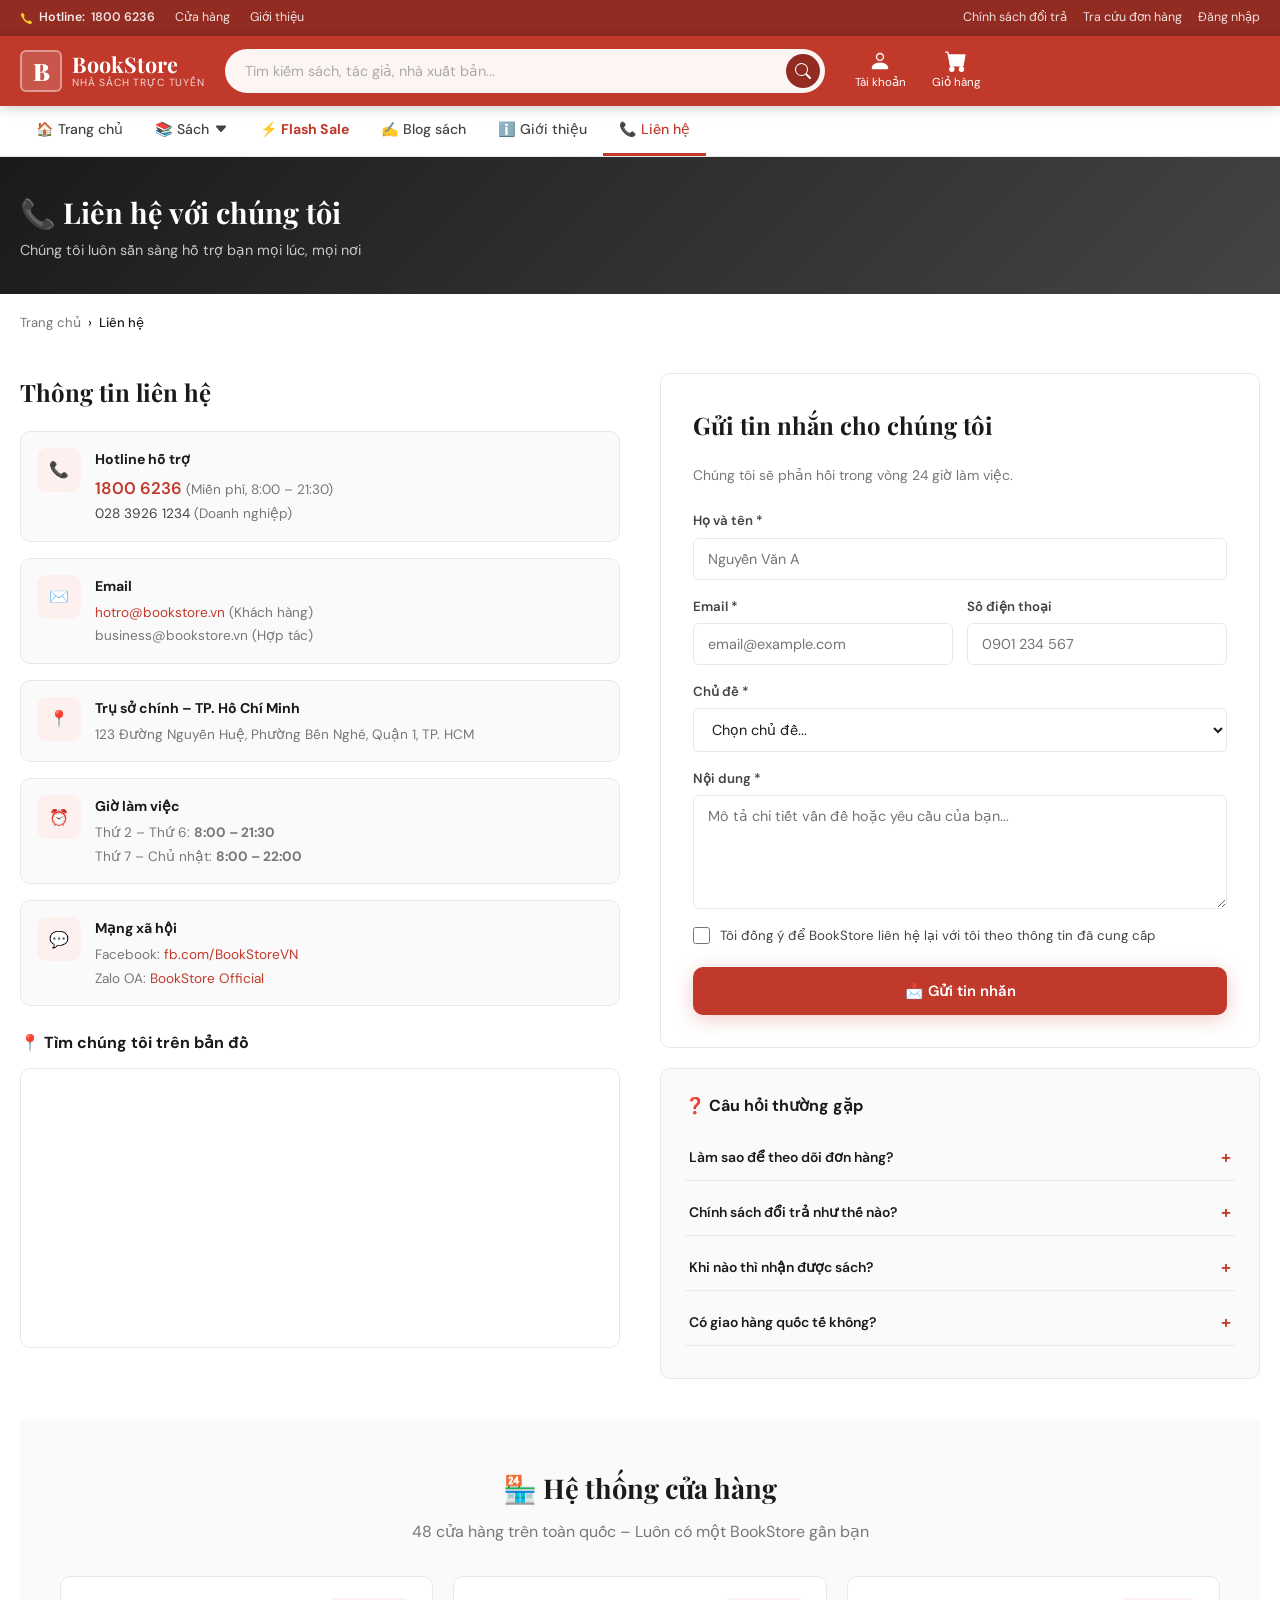
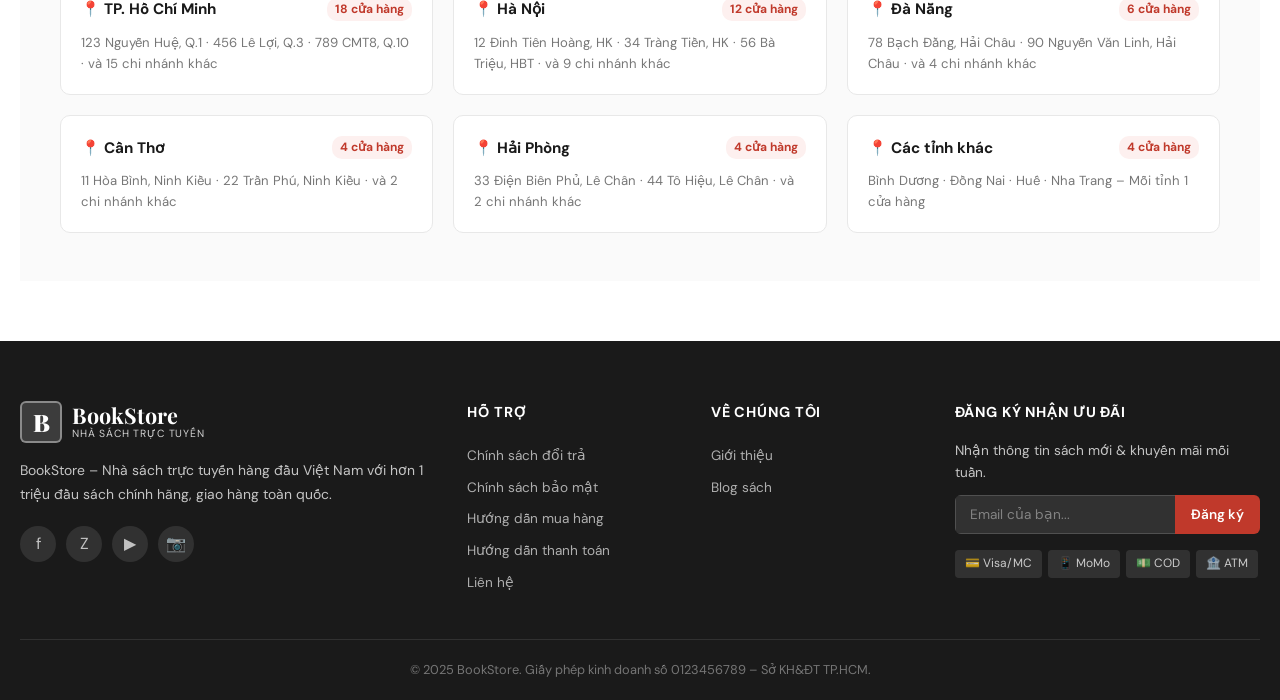
<file: contact.html>
<!DOCTYPE html>
<html lang="vi">
<head>
  <meta charset="UTF-8" />
  <meta name="viewport" content="width=device-width, initial-scale=1.0" />
  <title>Liên hệ – BookStore</title>
  <link rel="stylesheet" href="styles.css" />
</head>
<body>

<!-- TOP BAR -->
<div class="topbar">
  <div class="topbar-inner">
    <div class="topbar-left">
      <span class="topbar-hotline">
        <svg xmlns="http://www.w3.org/2000/svg" width="13" height="13" fill="currentColor" viewBox="0 0 16 16"><path d="M3.654 1.328a.678.678 0 0 0-1.015-.063L1.605 2.3c-.483.484-.661 1.169-.45 1.77a17.568 17.568 0 0 0 4.168 6.608 17.569 17.569 0 0 0 6.608 4.168c.601.211 1.286.033 1.77-.45l1.034-1.034a.678.678 0 0 0-.063-1.015l-2.307-1.794a.678.678 0 0 0-.58-.122l-2.19.547a1.745 1.745 0 0 1-1.657-.459L5.482 8.062a1.745 1.745 0 0 1-.46-1.657l.548-2.19a.678.678 0 0 0-.122-.58L3.654 1.328z"/></svg>
        Hotline: <a href="tel:18006236">1800 6236</a>
      </span>
      <a href="index.html">Cửa hàng</a>
      <a href="about.html">Giới thiệu</a>
    </div>
    <div class="topbar-right">
      <a href="return-policy.html">Chính sách đổi trả</a>
      <a href="order-lookup.html">Tra cứu đơn hàng</a>
      <a href="login-register.html">Đăng nhập</a>
    </div>
  </div>
</div>


<!-- HEADER -->
<header class="main-header">
  <div class="header-inner">
    <button class="hamburger" aria-label="Menu"><span></span><span></span><span></span></button>
    <a href="index.html" class="logo">
      <div class="logo-icon">B</div>
      <div class="logo-text">BookStore<span>Nhà sách trực tuyến</span></div>
    </a>
    <div class="header-search">
      <input type="text" placeholder="Tìm kiếm sách, tác giả, nhà xuất bản..." autocomplete="off"/>
      <button class="search-btn" aria-label="Tìm kiếm">
        <svg xmlns="http://www.w3.org/2000/svg" width="16" height="16" fill="currentColor" viewBox="0 0 16 16"><path d="M11.742 10.344a6.5 6.5 0 1 0-1.397 1.398h-.001c.03.04.062.078.098.115l3.85 3.85a1 1 0 0 0 1.415-1.414l-3.85-3.85a1.007 1.007 0 0 0-.115-.099zm-5.242 1.656a5.5 5.5 0 1 1 0-11 5.5 5.5 0 0 1 0 11z"/></svg>
      </button>
    </div>
    <div class="header-icons">
      <a href="login-register.html" class="header-icon-btn">
        <svg xmlns="http://www.w3.org/2000/svg" width="22" height="22" fill="currentColor" viewBox="0 0 16 16"><path d="M8 8a3 3 0 1 0 0-6 3 3 0 0 0 0 6zm2-3a2 2 0 1 1-4 0 2 2 0 0 1 4 0zm4 8c0 1-1 1-1 1H3s-1 0-1-1 1-4 6-4 6 3 6 4z"/></svg>
        <span>Tài khoản</span>
      </a>
      <a href="cart.html" class="header-icon-btn" style="position:relative">
        <svg xmlns="http://www.w3.org/2000/svg" width="22" height="22" fill="currentColor" viewBox="0 0 16 16"><path d="M0 1.5A.5.5 0 0 1 .5 1H2a.5.5 0 0 1 .485.379L2.89 3H14.5a.5.5 0 0 1 .491.592l-1.5 8A.5.5 0 0 1 13 12H4a.5.5 0 0 1-.491-.408L2.01 3.607 1.61 2H.5a.5.5 0 0 1-.5-.5zM5 12a2 2 0 1 0 0 4 2 2 0 0 0 0-4zm7 0a2 2 0 1 0 0 4 2 2 0 0 0 0-4z"/></svg>
        <span class="cart-badge" style="display:none">0</span>
        <span>Giỏ hàng</span>
      </a>
    </div>
  </div>
</header>

<!-- NAVIGATION -->

<nav class="main-nav">
  <div class="nav-inner">
    <div class="nav-item">
      <a href="index.html" class="nav-link">🏠 Trang chủ</a>
    </div>
    <div class="nav-item">
      <a href="category.html" class="nav-link">
        📚 Sách
        <svg xmlns="http://www.w3.org/2000/svg" width="12" height="12" fill="currentColor" viewBox="0 0 16 16"><path d="M7.247 11.14L2.451 5.658C1.885 5.013 2.345 4 3.204 4h9.592a1 1 0 0 1 .753 1.659l-4.796 5.48a1 1 0 0 1-1.506 0z"/></svg>
      </a>
      <div class="mega-dropdown">
        <div class="mega-col">
          <h4>Văn học</h4>
          <a href="category.html">Tiểu thuyết</a>
          <a href="category.html">Truyện ngắn</a>
          <a href="category.html">Thơ ca</a>
          <a href="category.html">Văn học dịch</a>
          <a href="category.html">Văn học Việt Nam</a>
        </div>
        <div class="mega-col">
          <h4>Kinh tế - Kinh doanh</h4>
          <a href="category.html">Quản trị kinh doanh</a>
          <a href="category.html">Marketing</a>
          <a href="category.html">Tài chính - Kế toán</a>
          <a href="category.html">Khởi nghiệp</a>
          <a href="category.html">Phát triển bản thân</a>
        </div>
        <div class="mega-col">
          <h4>Thiếu nhi</h4>
          <a href="category.html">Truyện tranh</a>
          <a href="category.html">Truyện cổ tích</a>
          <a href="category.html">Sách tô màu</a>
          <a href="category.html">Học tiếng Anh</a>
        </div>
        <div class="mega-col">
          <h4>Khoa học</h4>
          <a href="category.html">Công nghệ thông tin</a>
          <a href="category.html">Y học</a>
          <a href="category.html">Tâm lý học</a>
          <a href="category.html">Lịch sử</a>
        </div>
      </div>
    </div>
    <div class="nav-item">
      <a href="flash-sale.html" class="nav-link" style="color:var(--red);font-weight:700">⚡ Flash Sale</a>
    </div>
    <div class="nav-item"><a href="blog.html" class="nav-link">✍️ Blog sách</a></div>
    <div class="nav-item"><a href="about.html" class="nav-link">ℹ️ Giới thiệu</a></div>
    <div class="nav-item"><a href="contact.html" class="nav-link active">📞 Liên hệ</a></div>
  </div>
</nav>

<!-- MOBILE OVERLAY + MENU -->
<div class="mobile-overlay"></div>
<div class="mobile-menu">
  <div class="mobile-menu-header">
    <h3>📚 BookStore Menu</h3>
    <button class="mobile-close">✕</button>
  </div>
  <div class="mobile-menu-items">
    <a href="index.html">🏠 Trang chủ</a>
    <a href="category.html">📚 Tất cả sách</a>
    <a href="flash-sale.html">⚡ Flash Sale</a>
    <a href="cart.html">🛒 Giỏ hàng</a>
    <a href="blog.html">✍️ Blog sách</a>
    <a href="about.html">ℹ️ Giới thiệu</a>
    <a href="contact.html">📞 Liên hệ</a>
    <a href="login-register.html">👤 Đăng nhập</a>
  </div>
</div>

<div class="page-header">
  <div class="container">
    <h1>📞 Liên hệ với chúng tôi</h1>
    <p>Chúng tôi luôn sẵn sàng hỗ trợ bạn mọi lúc, mọi nơi</p>
  </div>
</div>

<div class="container">
  <div class="breadcrumb">
    <a href="index.html">Trang chủ</a><span class="breadcrumb-sep">›</span>
    <span>Liên hệ</span>
  </div>

  <div class="contact-layout">
    <!-- LEFT: Info + Map -->
    <div>
      <h2 style="font-family:var(--font-display);font-size:1.5rem;font-weight:700;margin-bottom:20px">Thông tin liên hệ</h2>
      <div class="contact-info-cards">
        <div class="contact-info-card">
          <div class="contact-icon">📞</div>
          <div>
            <h4>Hotline hỗ trợ</h4>
            <p><a href="tel:18006236" style="color:var(--red);font-weight:600;font-size:1.05rem">1800 6236</a> (Miễn phí, 8:00 – 21:30)</p>
            <p style="margin-top:2px"><a href="tel:02839261234" style="color:var(--gray-700)">028 3926 1234</a> (Doanh nghiệp)</p>
          </div>
        </div>
        <div class="contact-info-card">
          <div class="contact-icon">✉️</div>
          <div>
            <h4>Email</h4>
            <p><a href="mailto:hotro@bookstore.vn" style="color:var(--red)">hotro@bookstore.vn</a> (Khách hàng)</p>
            <p style="margin-top:2px"><a href="mailto:business@bookstore.vn" style="color:var(--gray-500)">business@bookstore.vn</a> (Hợp tác)</p>
          </div>
        </div>
        <div class="contact-info-card">
          <div class="contact-icon">📍</div>
          <div>
            <h4>Trụ sở chính – TP. Hồ Chí Minh</h4>
            <p>123 Đường Nguyễn Huệ, Phường Bến Nghé, Quận 1, TP. HCM</p>
          </div>
        </div>
        <div class="contact-info-card">
          <div class="contact-icon">⏰</div>
          <div>
            <h4>Giờ làm việc</h4>
            <p>Thứ 2 – Thứ 6: <b>8:00 – 21:30</b></p>
            <p style="margin-top:2px">Thứ 7 – Chủ nhật: <b>8:00 – 22:00</b></p>
          </div>
        </div>
        <div class="contact-info-card">
          <div class="contact-icon">💬</div>
          <div>
            <h4>Mạng xã hội</h4>
            <p>Facebook: <a href="#" style="color:var(--red)">fb.com/BookStoreVN</a></p>
            <p style="margin-top:2px">Zalo OA: <a href="#" style="color:var(--red)">BookStore Official</a></p>
          </div>
        </div>
      </div>

      <!-- Map -->
      <h3 style="font-size:1rem;font-weight:700;margin-bottom:12px">📍 Tìm chúng tôi trên bản đồ</h3>
      <div class="contact-map">
        <iframe
          src="https://www.google.com/maps/embed?pb=!1m18!1m12!1m3!1d3919.444955001989!2d106.70183981533417!3d10.771778362004644!2m3!1f0!2f0!3f0!3m2!1i1024!2i768!4f13.1!3m3!1m2!1s0x31752f38f9ed887b%3A0x6a9b7f01e4f4e4a0!2zTmd1eeG7hW4gSHXhu4csIELhur9uIE5naMOpLCBRdeG6rW4gMSwgVGjDoG5oIHBo4buRIEjhu5MgQ2jDrSBNaW5oLCBWaWV0bmFt!5e0!3m2!1sen!2s!4v1701234567890!5m2!1sen!2s"
          allowfullscreen=""
          loading="lazy"
          referrerpolicy="no-referrer-when-downgrade"
          title="BookStore Location">
        </iframe>
      </div>
    </div>

    <!-- RIGHT: Contact Form -->
    <div>
      <div class="contact-form-card">
        <h2>Gửi tin nhắn cho chúng tôi</h2>
        <p style="font-size:.87rem;color:var(--gray-500);margin-bottom:24px">Chúng tôi sẽ phản hồi trong vòng 24 giờ làm việc.</p>

        <div class="form-group" style="margin-bottom:16px">
          <label>Họ và tên *</label>
          <input type="text" id="ctName" placeholder="Nguyễn Văn A">
        </div>
        <div style="display:grid;grid-template-columns:1fr 1fr;gap:14px;margin-bottom:16px">
          <div class="form-group">
            <label>Email *</label>
            <input type="email" id="ctEmail" placeholder="email@example.com">
          </div>
          <div class="form-group">
            <label>Số điện thoại</label>
            <input type="tel" id="ctPhone" placeholder="0901 234 567">
          </div>
        </div>
        <div class="form-group" style="margin-bottom:16px">
          <label>Chủ đề *</label>
          <select id="ctSubject">
            <option value="">Chọn chủ đề...</option>
            <option>Hỗ trợ đơn hàng</option>
            <option>Khiếu nại sản phẩm</option>
            <option>Hợp tác kinh doanh</option>
            <option>Nhượng quyền</option>
            <option>Truyền thông / PR</option>
            <option>Khác</option>
          </select>
        </div>
        <div class="form-group" style="margin-bottom:16px">
          <label>Nội dung *</label>
          <textarea id="ctMessage" rows="5" placeholder="Mô tả chi tiết vấn đề hoặc yêu cầu của bạn..."></textarea>
        </div>
        <div style="display:flex;align-items:center;gap:10px;margin-bottom:20px">
          <input type="checkbox" id="ctConsent" style="accent-color:var(--red);width:17px;height:17px">
          <label for="ctConsent" style="font-size:.83rem;color:var(--gray-700);cursor:pointer">
            Tôi đồng ý để BookStore liên hệ lại với tôi theo thông tin đã cung cấp
          </label>
        </div>
        <button class="btn-primary" onclick="submitContact()" style="width:100%;justify-content:center;padding:14px">
          📩 Gửi tin nhắn
        </button>
      </div>

      <!-- FAQ Quick -->
      <div style="background:var(--gray-50);border-radius:var(--radius-md);padding:24px;border:1px solid var(--gray-200);margin-top:20px">
        <h3 style="font-size:1rem;font-weight:700;margin-bottom:16px">❓ Câu hỏi thường gặp</h3>
        <div id="faqList"></div>
      </div>
    </div>
  </div>

  <!-- STORE SYSTEM -->
<div class="store-system-section" style="padding:48px 0; background-color: var(--gray-50);">
  <div style="text-align:center; margin-bottom:32px">
    <h2 style="font-family:var(--font-display); font-size:1.7rem; font-weight:700; margin-bottom:8px">🏪 Hệ thống cửa hàng</h2>
    <p style="color:var(--gray-500)">48 cửa hàng trên toàn quốc – Luôn có một BookStore gần bạn</p>
  </div>

  <div class="store-grid" style="display:grid; grid-template-columns:repeat(auto-fit, minmax(300px, 1fr)); gap:20px; max-width:1200px; margin:0 auto; padding:0 20px;">
    
    <div style="padding:20px; background:#fff; border:1px solid var(--gray-200); border-radius:var(--radius-md); transition:box-shadow .25s" onmouseover="this.style.boxShadow='var(--shadow-sm)'" onmouseout="this.style.boxShadow='none'">
      <div style="display:flex; justify-content:space-between; align-items:center; margin-bottom:10px">
        <h4 style="font-weight:700; font-size:.95rem">📍 TP. Hồ Chí Minh</h4>
        <span style="background:var(--red-pale); color:var(--red); font-size:.75rem; font-weight:700; padding:2px 8px; border-radius:10px">18 cửa hàng</span>
      </div>
      <p style="font-size:.82rem; color:var(--gray-500); line-height:1.6">123 Nguyễn Huệ, Q.1 · 456 Lê Lợi, Q.3 · 789 CMT8, Q.10 · và 15 chi nhánh khác</p>
    </div>

    <div style="padding:20px; background:#fff; border:1px solid var(--gray-200); border-radius:var(--radius-md); transition:box-shadow .25s" onmouseover="this.style.boxShadow='var(--shadow-sm)'" onmouseout="this.style.boxShadow='none'">
      <div style="display:flex; justify-content:space-between; align-items:center; margin-bottom:10px">
        <h4 style="font-weight:700; font-size:.95rem">📍 Hà Nội</h4>
        <span style="background:var(--red-pale); color:var(--red); font-size:.75rem; font-weight:700; padding:2px 8px; border-radius:10px">12 cửa hàng</span>
      </div>
      <p style="font-size:.82rem; color:var(--gray-500); line-height:1.6">12 Đinh Tiên Hoàng, HK · 34 Tràng Tiền, HK · 56 Bà Triệu, HBT · và 9 chi nhánh khác</p>
    </div>

    <div style="padding:20px; background:#fff; border:1px solid var(--gray-200); border-radius:var(--radius-md); transition:box-shadow .25s" onmouseover="this.style.boxShadow='var(--shadow-sm)'" onmouseout="this.style.boxShadow='none'">
      <div style="display:flex; justify-content:space-between; align-items:center; margin-bottom:10px">
        <h4 style="font-weight:700; font-size:.95rem">📍 Đà Nẵng</h4>
        <span style="background:var(--red-pale); color:var(--red); font-size:.75rem; font-weight:700; padding:2px 8px; border-radius:10px">6 cửa hàng</span>
      </div>
      <p style="font-size:.82rem; color:var(--gray-500); line-height:1.6">78 Bạch Đằng, Hải Châu · 90 Nguyễn Văn Linh, Hải Châu · và 4 chi nhánh khác</p>
    </div>

    <div style="padding:20px; background:#fff; border:1px solid var(--gray-200); border-radius:var(--radius-md); transition:box-shadow .25s" onmouseover="this.style.boxShadow='var(--shadow-sm)'" onmouseout="this.style.boxShadow='none'">
      <div style="display:flex; justify-content:space-between; align-items:center; margin-bottom:10px">
        <h4 style="font-weight:700; font-size:.95rem">📍 Cần Thơ</h4>
        <span style="background:var(--red-pale); color:var(--red); font-size:.75rem; font-weight:700; padding:2px 8px; border-radius:10px">4 cửa hàng</span>
      </div>
      <p style="font-size:.82rem; color:var(--gray-500); line-height:1.6">11 Hòa Bình, Ninh Kiều · 22 Trần Phú, Ninh Kiều · và 2 chi nhánh khác</p>
    </div>

    <div style="padding:20px; background:#fff; border:1px solid var(--gray-200); border-radius:var(--radius-md); transition:box-shadow .25s" onmouseover="this.style.boxShadow='var(--shadow-sm)'" onmouseout="this.style.boxShadow='none'">
      <div style="display:flex; justify-content:space-between; align-items:center; margin-bottom:10px">
        <h4 style="font-weight:700; font-size:.95rem">📍 Hải Phòng</h4>
        <span style="background:var(--red-pale); color:var(--red); font-size:.75rem; font-weight:700; padding:2px 8px; border-radius:10px">4 cửa hàng</span>
      </div>
      <p style="font-size:.82rem; color:var(--gray-500); line-height:1.6">33 Điện Biên Phủ, Lê Chân · 44 Tô Hiệu, Lê Chân · và 2 chi nhánh khác</p>
    </div>

    <div style="padding:20px; background:#fff; border:1px solid var(--gray-200); border-radius:var(--radius-md); transition:box-shadow .25s" onmouseover="this.style.boxShadow='var(--shadow-sm)'" onmouseout="this.style.boxShadow='none'">
      <div style="display:flex; justify-content:space-between; align-items:center; margin-bottom:10px">
        <h4 style="font-weight:700; font-size:.95rem">📍 Các tỉnh khác</h4>
        <span style="background:var(--red-pale); color:var(--red); font-size:.75rem; font-weight:700; padding:2px 8px; border-radius:10px">4 cửa hàng</span>
      </div>
      <p style="font-size:.82rem; color:var(--gray-500); line-height:1.6">Bình Dương · Đồng Nai · Huế · Nha Trang – Mỗi tỉnh 1 cửa hàng</p>
    </div>

  </div>
</div>
</div>
<footer class="main-footer">
  <div class="container">
    <div class="footer-grid">
      <div class="footer-brand">
        <a href="index.html" class="logo" style="margin-bottom:16px"><div class="logo-icon">B</div><div class="logo-text">BookStore<span>Nhà sách trực tuyến</span></div></a>
        <p>BookStore – Nhà sách trực tuyến hàng đầu Việt Nam với hơn 1 triệu đầu sách chính hãng, giao hàng toàn quốc.</p>
        <div class="footer-socials">
          <a href="#" class="social-btn">f</a>
          <a href="#" class="social-btn">Z</a>
          <a href="#" class="social-btn">▶</a>
          <a href="#" class="social-btn">📷</a>
        </div>
      </div>
      <div class="footer-col">
        <h4>Hỗ trợ</h4>
        <a href="return-policy.html">Chính sách đổi trả</a>
        <a href="privacy-policy.html">Chính sách bảo mật</a>
        <a href="shopping-guide.html">Hướng dẫn mua hàng</a>
        <a href="payment-guide.html">Hướng dẫn thanh toán</a>
        <a href="contact.html">Liên hệ</a>
      </div>
      <div class="footer-col">
        <h4>Về chúng tôi</h4>
        <a href="about.html">Giới thiệu</a>
        <a href="blog.html">Blog sách</a>
      </div>
      <div class="footer-col">
        <h4>Đăng ký nhận ưu đãi</h4>
        <p style="font-size:.85rem;margin-bottom:10px">Nhận thông tin sách mới & khuyến mãi mỗi tuần.</p>
        <div class="newsletter-form">
          <input type="email" placeholder="Email của bạn..." />
          <button>Đăng ký</button>
        </div>
        <div style="margin-top:16px;display:flex;gap:6px;flex-wrap:wrap">
          <span style="background:rgba(255,255,255,.1);padding:4px 10px;border-radius:4px;font-size:.75rem">💳 Visa/MC</span>
          <span style="background:rgba(255,255,255,.1);padding:4px 10px;border-radius:4px;font-size:.75rem">📱 MoMo</span>
          <span style="background:rgba(255,255,255,.1);padding:4px 10px;border-radius:4px;font-size:.75rem">💵 COD</span>
          <span style="background:rgba(255,255,255,.1);padding:4px 10px;border-radius:4px;font-size:.75rem">🏦 ATM</span>
        </div>
      </div>
    </div>
  </div>
  <div class="footer-bottom">© 2025 BookStore. Giấy phép kinh doanh số 0123456789 – Sở KH&amp;ĐT TP.HCM.</div>
</footer>

<!-- BOTTOM NAVIGATION -->
<nav class="bottom-nav">
  <div class="bottom-nav-inner">
    <a href="index.html" class="bottom-nav-item active">
      <svg xmlns="http://www.w3.org/2000/svg" width="22" height="22" fill="currentColor" viewBox="0 0 16 16"><path d="M8.354 1.146a.5.5 0 0 0-.708 0l-6 6-.093.1V14.5a.5.5 0 0 0 .5.5h4a.5.5 0 0 0 .5-.5V10h2v4.5a.5.5 0 0 0 .5.5h4a.5.5 0 0 0 .5-.5V7.246l-.093-.1-6-6z"/></svg>
      <span>Trang chủ</span>
    </a>
    <a href="category.html" class="bottom-nav-item">
      <svg xmlns="http://www.w3.org/2000/svg" width="22" height="22" fill="currentColor" viewBox="0 0 16 16"><path d="M1 2.5A1.5 1.5 0 0 1 2.5 1h3A1.5 1.5 0 0 1 7 2.5v3A1.5 1.5 0 0 1 5.5 7h-3A1.5 1.5 0 0 1 1 5.5v-3zm8 0A1.5 1.5 0 0 1 10.5 1h3A1.5 1.5 0 0 1 15 2.5v3A1.5 1.5 0 0 1 13.5 7h-3A1.5 1.5 0 0 1 9 5.5v-3zm-8 8A1.5 1.5 0 0 1 2.5 9h3A1.5 1.5 0 0 1 7 10.5v3A1.5 1.5 0 0 1 5.5 15h-3A1.5 1.5 0 0 1 1 13.5v-3zm8 0A1.5 1.5 0 0 1 10.5 9h3a1.5 1.5 0 0 1 1.5 1.5v3a1.5 1.5 0 0 1-1.5 1.5h-3A1.5 1.5 0 0 1 9 13.5v-3z"/></svg>
      <span>Danh mục</span>
    </a>
    <a href="flash-sale.html" class="bottom-nav-item" style="color:var(--red)">
      <svg xmlns="http://www.w3.org/2000/svg" width="22" height="22" fill="currentColor" viewBox="0 0 16 16"><path d="M11.251.068a.5.5 0 0 1 .227.58L9.677 6.5H13a.5.5 0 0 1 .364.843l-8 8.5a.5.5 0 0 1-.842-.49L6.323 9.5H3a.5.5 0 0 1-.364-.843l8-8.5a.5.5 0 0 1 .615-.09z"/></svg>
      <span>Sale</span>
    </a>
    <a href="cart.html" class="bottom-nav-item" style="position:relative">
      <svg xmlns="http://www.w3.org/2000/svg" width="22" height="22" fill="currentColor" viewBox="0 0 16 16"><path d="M0 1.5A.5.5 0 0 1 .5 1H2a.5.5 0 0 1 .485.379L2.89 3H14.5a.5.5 0 0 1 .491.592l-1.5 8A.5.5 0 0 1 13 12H4a.5.5 0 0 1-.491-.408L2.01 3.607 1.61 2H.5a.5.5 0 0 1-.5-.5zM5 12a2 2 0 1 0 0 4 2 2 0 0 0 0-4zm7 0a2 2 0 1 0 0 4 2 2 0 0 0 0-4z"/></svg>
      <span class="bnav-badge" style="display:none">0</span>
      <span>Giỏ hàng</span>
    </a>
    <a href="login-register.html" class="bottom-nav-item">
      <svg xmlns="http://www.w3.org/2000/svg" width="22" height="22" fill="currentColor" viewBox="0 0 16 16"><path d="M8 8a3 3 0 1 0 0-6 3 3 0 0 0 0 6zm2-3a2 2 0 1 1-4 0 2 2 0 0 1 4 0zm4 8c0 1-1 1-1 1H3s-1 0-1-1 1-4 6-4 6 3 6 4z"/></svg>
      <span>Tài khoản</span>
    </a>
  </div>
</nav>

<!-- SCRIPTS -->
<script src="books-data.js"></script>
<script src="components.js"></script>
<script src="main.js"></script>
</body>
</html>
</file>
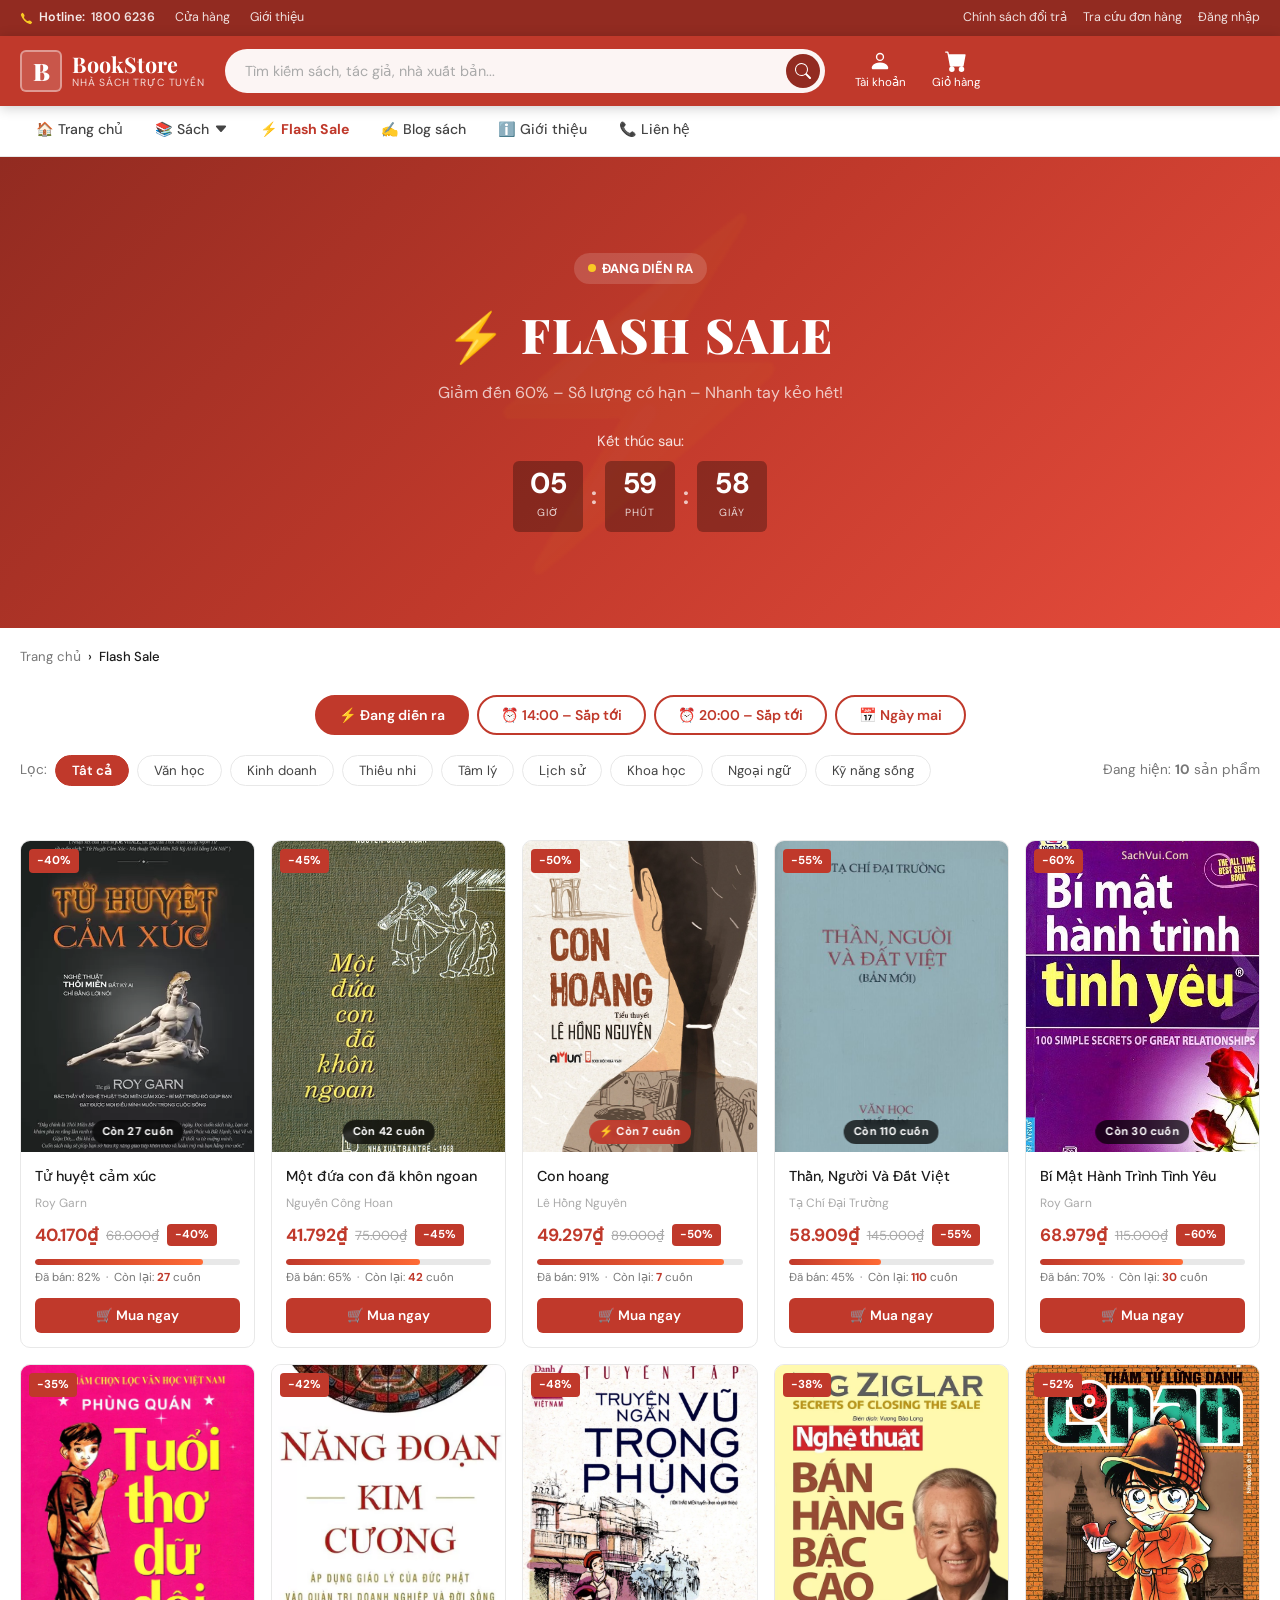
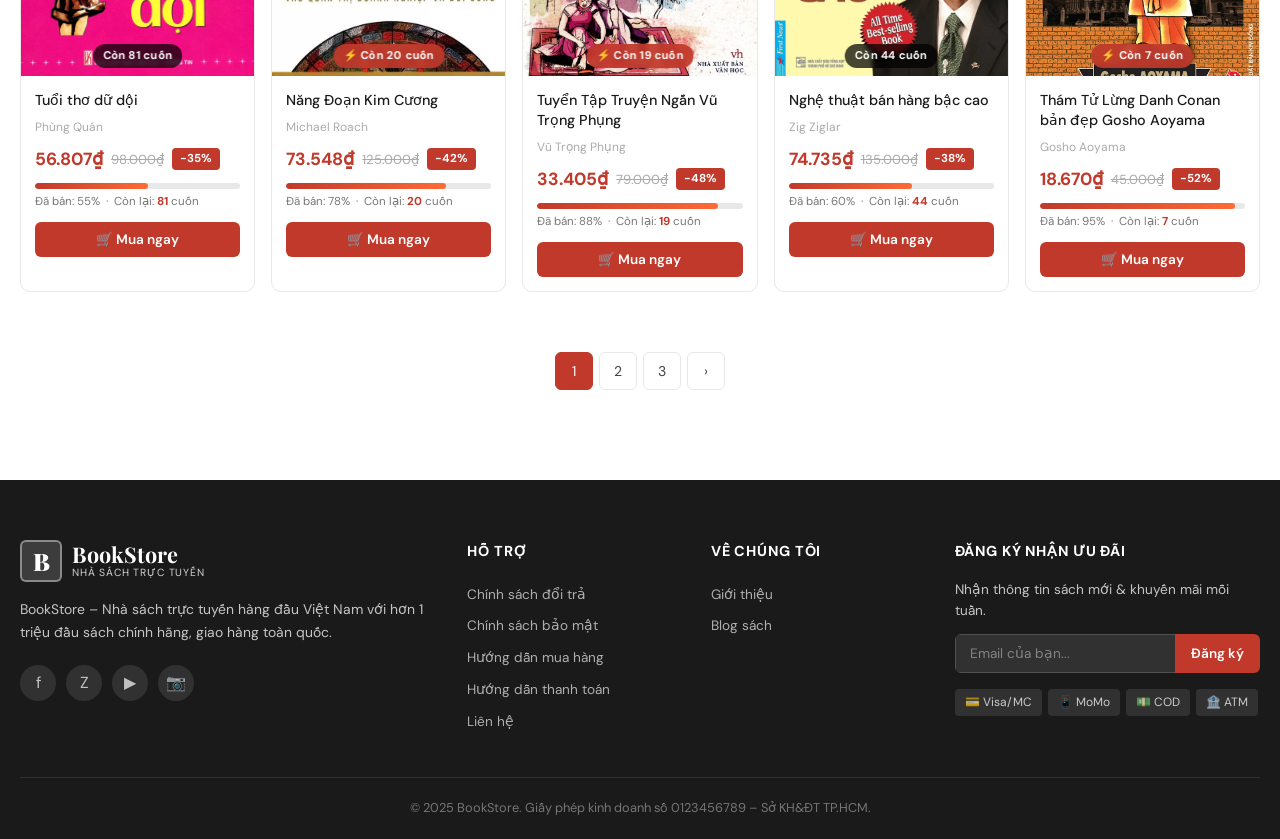
<file: flash-sale.html>
<!DOCTYPE html>
<html lang="vi">
<head>
  <meta charset="UTF-8" />
  <meta name="viewport" content="width=device-width, initial-scale=1.0" />
  <title>Flash Sale – BookStore</title>
  <link rel="stylesheet" href="styles.css" />
</head>
<body>

<!-- TOP BAR -->
<div class="topbar">
  <div class="topbar-inner">
    <div class="topbar-left">
      <span class="topbar-hotline">
        <svg xmlns="http://www.w3.org/2000/svg" width="13" height="13" fill="currentColor" viewBox="0 0 16 16"><path d="M3.654 1.328a.678.678 0 0 0-1.015-.063L1.605 2.3c-.483.484-.661 1.169-.45 1.77a17.568 17.568 0 0 0 4.168 6.608 17.569 17.569 0 0 0 6.608 4.168c.601.211 1.286.033 1.77-.45l1.034-1.034a.678.678 0 0 0-.063-1.015l-2.307-1.794a.678.678 0 0 0-.58-.122l-2.19.547a1.745 1.745 0 0 1-1.657-.459L5.482 8.062a1.745 1.745 0 0 1-.46-1.657l.548-2.19a.678.678 0 0 0-.122-.58L3.654 1.328z"/></svg>
        Hotline: <a href="tel:18006236">1800 6236</a>
      </span>
      <a href="index.html">Cửa hàng</a>
      <a href="about.html">Giới thiệu</a>
    </div>
    <div class="topbar-right">
      <a href="return-policy.html">Chính sách đổi trả</a>
      <a href="order-lookup.html">Tra cứu đơn hàng</a>
      <a href="login-register.html">Đăng nhập</a>
    </div>
  </div>
</div>


<!-- HEADER -->
<header class="main-header">
  <div class="header-inner">
    <button class="hamburger" aria-label="Menu"><span></span><span></span><span></span></button>
    <a href="index.html" class="logo">
      <div class="logo-icon">B</div>
      <div class="logo-text">BookStore<span>Nhà sách trực tuyến</span></div>
    </a>
    <div class="header-search">
      <input type="text" placeholder="Tìm kiếm sách, tác giả, nhà xuất bản..." autocomplete="off"/>
      <button class="search-btn" aria-label="Tìm kiếm">
        <svg xmlns="http://www.w3.org/2000/svg" width="16" height="16" fill="currentColor" viewBox="0 0 16 16"><path d="M11.742 10.344a6.5 6.5 0 1 0-1.397 1.398h-.001c.03.04.062.078.098.115l3.85 3.85a1 1 0 0 0 1.415-1.414l-3.85-3.85a1.007 1.007 0 0 0-.115-.099zm-5.242 1.656a5.5 5.5 0 1 1 0-11 5.5 5.5 0 0 1 0 11z"/></svg>
      </button>
    </div>
    <div class="header-icons">
      <a href="login-register.html" class="header-icon-btn">
        <svg xmlns="http://www.w3.org/2000/svg" width="22" height="22" fill="currentColor" viewBox="0 0 16 16"><path d="M8 8a3 3 0 1 0 0-6 3 3 0 0 0 0 6zm2-3a2 2 0 1 1-4 0 2 2 0 0 1 4 0zm4 8c0 1-1 1-1 1H3s-1 0-1-1 1-4 6-4 6 3 6 4z"/></svg>
        <span>Tài khoản</span>
      </a>
      <a href="cart.html" class="header-icon-btn" style="position:relative">
        <svg xmlns="http://www.w3.org/2000/svg" width="22" height="22" fill="currentColor" viewBox="0 0 16 16"><path d="M0 1.5A.5.5 0 0 1 .5 1H2a.5.5 0 0 1 .485.379L2.89 3H14.5a.5.5 0 0 1 .491.592l-1.5 8A.5.5 0 0 1 13 12H4a.5.5 0 0 1-.491-.408L2.01 3.607 1.61 2H.5a.5.5 0 0 1-.5-.5zM5 12a2 2 0 1 0 0 4 2 2 0 0 0 0-4zm7 0a2 2 0 1 0 0 4 2 2 0 0 0 0-4z"/></svg>
        <span class="cart-badge" style="display:none">0</span>
        <span>Giỏ hàng</span>
      </a>
    </div>
  </div>
</header>

<!-- NAVIGATION -->
<nav class="main-nav">
  <div class="nav-inner">
    <div class="nav-item">
      <a href="index.html" class="nav-link">🏠 Trang chủ</a>
    </div>
    <div class="nav-item">
      <a href="category.html" class="nav-link">
        📚 Sách
        <svg xmlns="http://www.w3.org/2000/svg" width="12" height="12" fill="currentColor" viewBox="0 0 16 16"><path d="M7.247 11.14L2.451 5.658C1.885 5.013 2.345 4 3.204 4h9.592a1 1 0 0 1 .753 1.659l-4.796 5.48a1 1 0 0 1-1.506 0z"/></svg>
      </a>
      <div class="mega-dropdown">
        <div class="mega-col">
          <h4>Văn học</h4>
          <a href="category.html">Tiểu thuyết</a>
          <a href="category.html">Truyện ngắn</a>
          <a href="category.html">Thơ ca</a>
          <a href="category.html">Văn học dịch</a>
          <a href="category.html">Văn học Việt Nam</a>
        </div>
        <div class="mega-col">
          <h4>Kinh tế - Kinh doanh</h4>
          <a href="category.html">Quản trị kinh doanh</a>
          <a href="category.html">Marketing</a>
          <a href="category.html">Tài chính - Kế toán</a>
          <a href="category.html">Khởi nghiệp</a>
          <a href="category.html">Phát triển bản thân</a>
        </div>
        <div class="mega-col">
          <h4>Thiếu nhi</h4>
          <a href="category.html">Truyện tranh</a>
          <a href="category.html">Truyện cổ tích</a>
          <a href="category.html">Sách tô màu</a>
          <a href="category.html">Học tiếng Anh</a>
        </div>
        <div class="mega-col">
          <h4>Khoa học</h4>
          <a href="category.html">Công nghệ thông tin</a>
          <a href="category.html">Y học</a>
          <a href="category.html">Tâm lý học</a>
          <a href="category.html">Lịch sử</a>
        </div>
      </div>
    </div>
    <div class="nav-item">
      <a href="flash-sale.html" class="nav-link" style="color:var(--red);font-weight:700">⚡ Flash Sale</a>
    </div>
    <div class="nav-item"><a href="blog.html" class="nav-link">✍️ Blog sách</a></div>
    <div class="nav-item"><a href="about.html" class="nav-link">ℹ️ Giới thiệu</a></div>
    <div class="nav-item"><a href="contact.html" class="nav-link">📞 Liên hệ</a></div>
  </div>
</nav>

<div class="mobile-overlay"></div>
<div class="mobile-menu">
  <div class="mobile-menu-header">
    <h3>📚 BookStore Menu</h3>
    <button class="mobile-close">✕</button>
  </div>
  <div class="mobile-menu-items">
    <a href="index.html">🏠 Trang chủ</a>
    <a href="category.html">📚 Tất cả sách</a>
    <a href="flash-sale.html">⚡ Flash Sale</a>
    <a href="cart.html">🛒 Giỏ hàng</a>
    <a href="blog.html">✍️ Blog sách</a>
    <a href="about.html">ℹ️ Giới thiệu</a>
    <a href="contact.html">📞 Liên hệ</a>
    <a href="login-register.html">👤 Đăng nhập</a>
  </div>
</div>

<!-- HERO -->
<div class="flash-page-hero">
  <div class="container" style="padding-top:48px;padding-bottom:48px;text-align:center;position:relative;z-index:1">
    <div class="flash-badge-live"><span class="live-dot"></span>ĐANG DIỄN RA</div>
    <h1 style="font-family:var(--font-display);font-size:3rem;font-weight:900;color:#fff;text-transform:uppercase;letter-spacing:.04em;margin-bottom:8px">⚡ Flash Sale</h1>
    <p style="color:rgba(255,255,255,.85);font-size:1rem;margin-bottom:24px">Giảm đến 60% – Số lượng có hạn – Nhanh tay kẻo hết!</p>
    <div style="display:flex;justify-content:center;gap:6px;margin-bottom:8px">
      <span style="color:rgba(255,255,255,.85);font-size:.92rem;align-self:center">Kết thúc sau:</span>
    </div>
    <div class="countdown" style="justify-content:center">
      <div class="countdown-unit" style="min-width:70px">
        <span class="countdown-num" id="fsp_h">05</span>
        <span class="countdown-label">Giờ</span>
      </div>
      <span class="countdown-sep">:</span>
      <div class="countdown-unit" style="min-width:70px">
        <span class="countdown-num" id="fsp_m">59</span>
        <span class="countdown-label">Phút</span>
      </div>
      <span class="countdown-sep">:</span>
      <div class="countdown-unit" style="min-width:70px">
        <span class="countdown-num" id="fsp_s">59</span>
        <span class="countdown-label">Giây</span>
      </div>
    </div>
  </div>
</div>

<div class="container">
  <div class="breadcrumb">
    <a href="index.html">Trang chủ</a><span class="breadcrumb-sep">›</span>
    <span>Flash Sale</span>
  </div>

  <!-- Session tabs -->
  <div class="flash-tabs">
    <button class="flash-tab-btn active" onclick="setSession(this,'current')">⚡ Đang diễn ra</button>
    <button class="flash-tab-btn" onclick="setSession(this,'next1')">⏰ 14:00 – Sắp tới</button>
    <button class="flash-tab-btn" onclick="setSession(this,'next2')">⏰ 20:00 – Sắp tới</button>
    <button class="flash-tab-btn" onclick="setSession(this,'tomorrow')">📅 Ngày mai</button>
  </div>

  <!-- Category filter -->
  <div style="display:flex;gap:8px;margin-bottom:24px;flex-wrap:wrap;align-items:center">
    <span style="font-size:.85rem;color:var(--gray-500)">Lọc:</span>
    <button onclick="filterFlash(this,'all')" class="active" style="padding:6px 16px;border-radius:20px;font-size:.83rem;border:1.5px solid var(--red);background:var(--red);color:#fff;font-weight:600;transition:all .25s">Tất cả</button>
    <button onclick="filterFlash(this,'Văn học')" style="padding:6px 16px;border-radius:20px;font-size:.83rem;border:1.5px solid var(--gray-200);color:var(--gray-700);transition:all .25s">Văn học</button>
    <button onclick="filterFlash(this,'Kinh doanh')" style="padding:6px 16px;border-radius:20px;font-size:.83rem;border:1.5px solid var(--gray-200);color:var(--gray-700);transition:all .25s">Kinh doanh</button>
    <button onclick="filterFlash(this,'Thiếu nhi')" style="padding:6px 16px;border-radius:20px;font-size:.83rem;border:1.5px solid var(--gray-200);color:var(--gray-700);transition:all .25s">Thiếu nhi</button>
    <button onclick="filterFlash(this,'Tâm lý học')" style="padding:6px 16px;border-radius:20px;font-size:.83rem;border:1.5px solid var(--gray-200);color:var(--gray-700);transition:all .25s">Tâm lý</button>
    <button onclick="filterFlash(this,'Lịch sử')" style="padding:6px 16px;border-radius:20px;font-size:.83rem;border:1.5px solid var(--gray-200);color:var(--gray-700);transition:all .25s">Lịch sử</button>
    <button onclick="filterFlash(this,'Khoa học')" style="padding:6px 16px;border-radius:20px;font-size:.83rem;border:1.5px solid var(--gray-200);color:var(--gray-700);transition:all .25s">Khoa học</button>
    <button onclick="filterFlash(this,'Ngoại ngữ')" style="padding:6px 16px;border-radius:20px;font-size:.83rem;border:1.5px solid var(--gray-200);color:var(--gray-700);transition:all .25s">Ngoại ngữ</button>
    <button onclick="filterFlash(this,'Kỹ năng sống')" style="padding:6px 16px;border-radius:20px;font-size:.83rem;border:1.5px solid var(--gray-200);color:var(--gray-700);transition:all .25s">Kỹ năng sống</button>
    <div style="margin-left:auto;font-size:.85rem;color:var(--gray-500)">Đang hiện: <b id="flashCount">0</b> sản phẩm</div>
  </div>

  <div class="flash-page-grid" id="flashPageGrid"></div>

  <div class="pagination">
    <button class="page-btn active">1</button>
    <button class="page-btn">2</button>
    <button class="page-btn">3</button>
    <button class="page-btn">›</button>
  </div>
</div>

<footer class="main-footer">
  <div class="container">
    <div class="footer-grid">
      <div class="footer-brand">
        <a href="index.html" class="logo" style="margin-bottom:16px"><div class="logo-icon">B</div><div class="logo-text">BookStore<span>Nhà sách trực tuyến</span></div></a>
        <p>BookStore – Nhà sách trực tuyến hàng đầu Việt Nam với hơn 1 triệu đầu sách chính hãng, giao hàng toàn quốc.</p>
        <div class="footer-socials">
          <a href="#" class="social-btn">f</a>
          <a href="#" class="social-btn">Z</a>
          <a href="#" class="social-btn">▶</a>
          <a href="#" class="social-btn">📷</a>
        </div>
      </div>
      <div class="footer-col">
        <h4>Hỗ trợ</h4>
        <a href="return-policy.html">Chính sách đổi trả</a>
        <a href="privacy-policy.html">Chính sách bảo mật</a>
        <a href="shopping-guide.html">Hướng dẫn mua hàng</a>
        <a href="payment-guide.html">Hướng dẫn thanh toán</a>
        <a href="contact.html">Liên hệ</a>
      </div>
      <div class="footer-col">
        <h4>Về chúng tôi</h4>
        <a href="about.html">Giới thiệu</a>
        <a href="blog.html">Blog sách</a>
      </div>
      <div class="footer-col">
        <h4>Đăng ký nhận ưu đãi</h4>
        <p style="font-size:.85rem;margin-bottom:10px">Nhận thông tin sách mới & khuyến mãi mỗi tuần.</p>
        <div class="newsletter-form">
          <input type="email" placeholder="Email của bạn..." />
          <button>Đăng ký</button>
        </div>
        <div style="margin-top:16px;display:flex;gap:6px;flex-wrap:wrap">
          <span style="background:rgba(255,255,255,.1);padding:4px 10px;border-radius:4px;font-size:.75rem">💳 Visa/MC</span>
          <span style="background:rgba(255,255,255,.1);padding:4px 10px;border-radius:4px;font-size:.75rem">📱 MoMo</span>
          <span style="background:rgba(255,255,255,.1);padding:4px 10px;border-radius:4px;font-size:.75rem">💵 COD</span>
          <span style="background:rgba(255,255,255,.1);padding:4px 10px;border-radius:4px;font-size:.75rem">🏦 ATM</span>
        </div>
      </div>
    </div>
  </div>
  <div class="footer-bottom">© 2025 BookStore. Giấy phép kinh doanh số 0123456789 – Sở KH&amp;ĐT TP.HCM.</div>
</footer>

<nav class="bottom-nav">
  <div class="bottom-nav-inner">
    <a href="index.html" class="bottom-nav-item"><svg xmlns="http://www.w3.org/2000/svg" width="22" height="22" fill="currentColor" viewBox="0 0 16 16"><path d="M8.354 1.146a.5.5 0 0 0-.708 0l-6 6-.093.1V14.5a.5.5 0 0 0 .5.5h4a.5.5 0 0 0 .5-.5V10h2v4.5a.5.5 0 0 0 .5.5h4a.5.5 0 0 0 .5-.5V7.246l-.093-.1-6-6z"/></svg><span>Trang chủ</span></a>
    <a href="category.html" class="bottom-nav-item"><svg xmlns="http://www.w3.org/2000/svg" width="22" height="22" fill="currentColor" viewBox="0 0 16 16"><path d="M1 2.5A1.5 1.5 0 0 1 2.5 1h3A1.5 1.5 0 0 1 7 2.5v3A1.5 1.5 0 0 1 5.5 7h-3A1.5 1.5 0 0 1 1 5.5v-3zm8 0A1.5 1.5 0 0 1 10.5 1h3A1.5 1.5 0 0 1 15 2.5v3A1.5 1.5 0 0 1 13.5 7h-3A1.5 1.5 0 0 1 9 5.5v-3zm-8 8A1.5 1.5 0 0 1 2.5 9h3A1.5 1.5 0 0 1 7 10.5v3A1.5 1.5 0 0 1 5.5 15h-3A1.5 1.5 0 0 1 1 13.5v-3zm8 0A1.5 1.5 0 0 1 10.5 9h3a1.5 1.5 0 0 1 1.5 1.5v3a1.5 1.5 0 0 1-1.5 1.5h-3A1.5 1.5 0 0 1 9 13.5v-3z"/></svg><span>Danh mục</span></a>
    <a href="flash-sale.html" class="bottom-nav-item active" style="color:var(--red)"><svg xmlns="http://www.w3.org/2000/svg" width="22" height="22" fill="currentColor" viewBox="0 0 16 16"><path d="M11.251.068a.5.5 0 0 1 .227.58L9.677 6.5H13a.5.5 0 0 1 .364.843l-8 8.5a.5.5 0 0 1-.842-.49L6.323 9.5H3a.5.5 0 0 1-.364-.843l8-8.5a.5.5 0 0 1 .615-.09z"/></svg><span>Flash Sale</span></a>
    <a href="cart.html" class="bottom-nav-item" style="position:relative"><svg xmlns="http://www.w3.org/2000/svg" width="22" height="22" fill="currentColor" viewBox="0 0 16 16"><path d="M0 1.5A.5.5 0 0 1 .5 1H2a.5.5 0 0 1 .485.379L2.89 3H14.5a.5.5 0 0 1 .491.592l-1.5 8A.5.5 0 0 1 13 12H4a.5.5 0 0 1-.491-.408L2.01 3.607 1.61 2H.5a.5.5 0 0 1-.5-.5zM5 12a2 2 0 1 0 0 4 2 2 0 0 0 0-4zm7 0a2 2 0 1 0 0 4 2 2 0 0 0 0-4z"/></svg><span class="bnav-badge" style="display:none">0</span><span>Giỏ hàng</span></a>
    <a href="login-register.html" class="bottom-nav-item"><svg xmlns="http://www.w3.org/2000/svg" width="22" height="22" fill="currentColor" viewBox="0 0 16 16"><path d="M8 8a3 3 0 1 0 0-6 3 3 0 0 0 0 6zm2-3a2 2 0 1 1-4 0 2 2 0 0 1 4 0zm4 8c0 1-1 1-1 1H3s-1 0-1-1 1-4 6-4 6 3 6 4z"/></svg><span>Tài khoản</span></a>
  </div>
</nav>

<script src="books-data.js"></script>
<script src="components.js"></script>
<script src="main.js"></script>
</body>
</html>
</file>
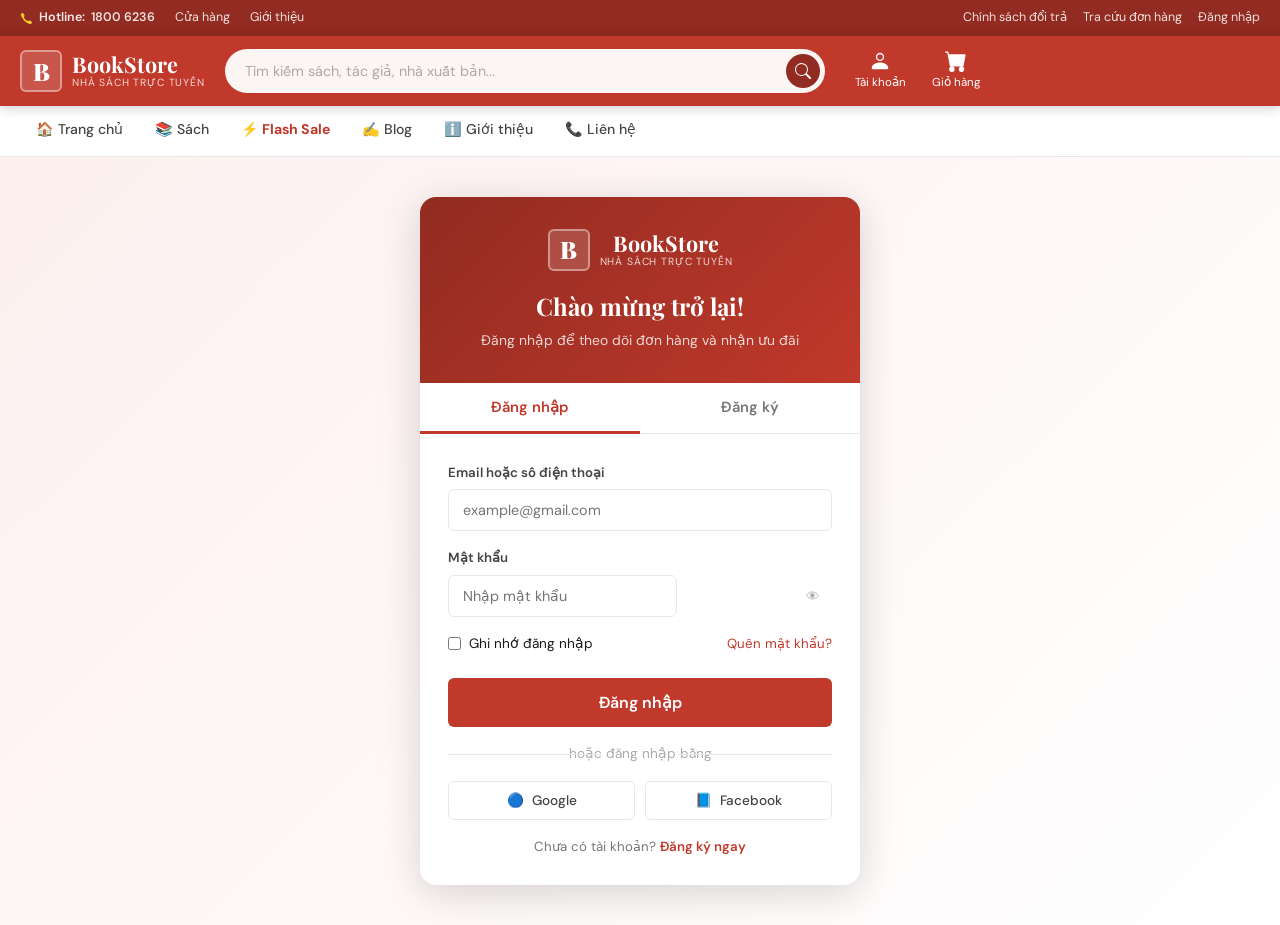
<file: login-register.html>
<!DOCTYPE html>
<html lang="vi">
<head>
  <meta charset="UTF-8" />
  <meta name="viewport" content="width=device-width, initial-scale=1.0" />
  <title>Đăng nhập / Đăng ký – BookStore</title>
  <link rel="stylesheet" href="styles.css" />
</head>
<body style="background:linear-gradient(135deg, #fdf0ef 0%, #fff 50%, #fdf0ef 100%)">

<!-- TOP BAR -->
<div class="topbar">
  <div class="topbar-inner">
    <div class="topbar-left">
      <span class="topbar-hotline">
        <svg xmlns="http://www.w3.org/2000/svg" width="13" height="13" fill="currentColor" viewBox="0 0 16 16"><path d="M3.654 1.328a.678.678 0 0 0-1.015-.063L1.605 2.3c-.483.484-.661 1.169-.45 1.77a17.568 17.568 0 0 0 4.168 6.608 17.569 17.569 0 0 0 6.608 4.168c.601.211 1.286.033 1.77-.45l1.034-1.034a.678.678 0 0 0-.063-1.015l-2.307-1.794a.678.678 0 0 0-.58-.122l-2.19.547a1.745 1.745 0 0 1-1.657-.459L5.482 8.062a1.745 1.745 0 0 1-.46-1.657l.548-2.19a.678.678 0 0 0-.122-.58L3.654 1.328z"/></svg>
        Hotline: <a href="tel:18006236">1800 6236</a>
      </span>
      <a href="index.html">Cửa hàng</a>
      <a href="about.html">Giới thiệu</a>
    </div>
    <div class="topbar-right">
      <a href="return-policy.html">Chính sách đổi trả</a>
      <a href="order-lookup.html">Tra cứu đơn hàng</a>
      <a href="login-register.html">Đăng nhập</a>
    </div>
  </div>
</div>


<header class="main-header">
  <div class="header-inner">
    <button class="hamburger" aria-label="Menu"><span></span><span></span><span></span></button>
    <a href="index.html" class="logo">
      <div class="logo-icon">B</div>
      <div class="logo-text">BookStore<span>Nhà sách trực tuyến</span></div>
    </a>
    <div class="header-search">
      <input type="text" placeholder="Tìm kiếm sách, tác giả, nhà xuất bản..." autocomplete="off"/>
      <button class="search-btn" aria-label="Tìm kiếm">
        <svg xmlns="http://www.w3.org/2000/svg" width="16" height="16" fill="currentColor" viewBox="0 0 16 16"><path d="M11.742 10.344a6.5 6.5 0 1 0-1.397 1.398h-.001c.03.04.062.078.098.115l3.85 3.85a1 1 0 0 0 1.415-1.414l-3.85-3.85a1.007 1.007 0 0 0-.115-.099zm-5.242 1.656a5.5 5.5 0 1 1 0-11 5.5 5.5 0 0 1 0 11z"/></svg>
      </button>
    </div>
    <div class="header-icons">
      <a href="login-register.html" class="header-icon-btn">
        <svg xmlns="http://www.w3.org/2000/svg" width="22" height="22" fill="currentColor" viewBox="0 0 16 16"><path d="M8 8a3 3 0 1 0 0-6 3 3 0 0 0 0 6zm2-3a2 2 0 1 1-4 0 2 2 0 0 1 4 0zm4 8c0 1-1 1-1 1H3s-1 0-1-1 1-4 6-4 6 3 6 4z"/></svg>
        <span>Tài khoản</span>
      </a>
      <a href="cart.html" class="header-icon-btn" style="position:relative">
        <svg xmlns="http://www.w3.org/2000/svg" width="22" height="22" fill="currentColor" viewBox="0 0 16 16"><path d="M0 1.5A.5.5 0 0 1 .5 1H2a.5.5 0 0 1 .485.379L2.89 3H14.5a.5.5 0 0 1 .491.592l-1.5 8A.5.5 0 0 1 13 12H4a.5.5 0 0 1-.491-.408L2.01 3.607 1.61 2H.5a.5.5 0 0 1-.5-.5zM5 12a2 2 0 1 0 0 4 2 2 0 0 0 0-4zm7 0a2 2 0 1 0 0 4 2 2 0 0 0 0-4z"/></svg>
        <span class="cart-badge" style="display:none">0</span>
        <span>Giỏ hàng</span>
      </a>
    </div>
  </div>
</header>

<!-- HEADER -->

<!-- NAVIGATION -->
<nav class="main-nav">
  <div class="nav-inner">
    <div class="nav-item"><a href="index.html" class="nav-link">🏠 Trang chủ</a></div>
    <div class="nav-item"><a href="category.html" class="nav-link">📚 Sách</a></div>
    <div class="nav-item"><a href="flash-sale.html" class="nav-link" style="color:var(--red);font-weight:700">⚡ Flash Sale</a></div>
    <div class="nav-item"><a href="blog.html" class="nav-link">✍️ Blog</a></div>
    <div class="nav-item"><a href="about.html" class="nav-link">ℹ️ Giới thiệu</a></div>
    <div class="nav-item"><a href="contact.html" class="nav-link">📞 Liên hệ</a></div>
  </div>
</nav>

<!-- MOBILE OVERLAY + MENU -->
<div class="mobile-overlay"></div>
<div class="mobile-menu">
  <div class="mobile-menu-header"><h3>📚 Menu</h3><button class="mobile-close">✕</button></div>
  <div class="mobile-menu-items">
    <a href="index.html">🏠 Trang chủ</a>
    <a href="category.html">📚 Danh mục</a>
    <a href="flash-sale.html">⚡ Flash Sale</a>
    <a href="cart.html">🛒 Giỏ hàng</a>
    <a href="blog.html">✍️ Blog</a>
    <a href="about.html">ℹ️ Giới thiệu</a>
    <a href="contact.html">📞 Liên hệ</a>
    <a href="login-register.html">👤 Tài khoản</a>
  </div>
</div>

<div class="auth-page">
  <div class="auth-card">
    <!-- Header -->
    <div class="auth-header">
      <a href="index.html" class="logo" style="justify-content:center;margin-bottom:16px;color:#fff">
        <div class="logo-icon">B</div>
        <div class="logo-text">BookStore<span>Nhà sách trực tuyến</span></div>
      </a>
      <h2 id="authHeading">Chào mừng trở lại!</h2>
      <p id="authSubheading">Đăng nhập để theo dõi đơn hàng và nhận ưu đãi</p>
    </div>

    <!-- Tabs -->
    <div class="auth-tabs">
      <button class="auth-tab active" id="loginTab" onclick="switchAuth('login')">Đăng nhập</button>
      <button class="auth-tab" id="registerTab" onclick="switchAuth('register')">Đăng ký</button>
    </div>

    <!-- LOGIN FORM -->
    <div id="loginForm" class="auth-form">
      <div class="form-group">
        <label>Email hoặc số điện thoại</label>
        <input type="text" id="loginEmail" placeholder="example@gmail.com" autocomplete="username">
      </div>
      <div class="form-group">
        <label>Mật khẩu</label>
        <div style="position:relative">
          <input type="password" id="loginPass" placeholder="Nhập mật khẩu" autocomplete="current-password" style="padding-right:44px">
          <button onclick="togglePass('loginPass',this)" style="position:absolute;right:12px;top:50%;transform:translateY(-50%);color:var(--gray-400);font-size:.85rem">👁</button>
        </div>
      </div>
      <div style="display:flex;justify-content:space-between;align-items:center;margin-bottom:20px">
        <label style="display:flex;align-items:center;gap:8px;font-size:.85rem;cursor:pointer">
          <input type="checkbox" style="accent-color:var(--red)"> Ghi nhớ đăng nhập
        </label>
        <a href="#" style="font-size:.83rem;color:var(--red)">Quên mật khẩu?</a>
      </div>
      <button class="auth-submit" onclick="handleLogin()">Đăng nhập</button>

      <div class="auth-divider">hoặc đăng nhập bằng</div>
      <div class="social-login">
        <button class="social-login-btn" onclick="socialLogin('Google')">
          <span>🔵</span> Google
        </button>
        <button class="social-login-btn" onclick="socialLogin('Facebook')">
          <span>📘</span> Facebook
        </button>
      </div>
      <p style="text-align:center;font-size:.83rem;color:var(--gray-500);margin-top:16px">
        Chưa có tài khoản? <a href="#" onclick="switchAuth('register')" style="color:var(--red);font-weight:600">Đăng ký ngay</a>
      </p>
    </div>

    <!-- REGISTER FORM -->
    <div id="registerForm" class="auth-form" style="display:none">
      <div style="display:grid;grid-template-columns:1fr 1fr;gap:14px">
        <div class="form-group">
          <label>Họ *</label>
          <input type="text" id="regLastName" placeholder="Nguyễn">
        </div>
        <div class="form-group">
          <label>Tên *</label>
          <input type="text" id="regFirstName" placeholder="Văn A">
        </div>
      </div>
      <div class="form-group" style="margin-top:14px">
        <label>Email *</label>
        <input type="email" id="regEmail" placeholder="email@example.com">
      </div>
      <div class="form-group" style="margin-top:14px">
        <label>Số điện thoại</label>
        <input type="tel" id="regPhone" placeholder="0901 234 567">
      </div>
      <div class="form-group" style="margin-top:14px">
        <label>Mật khẩu *</label>
        <div style="position:relative">
          <input type="password" id="regPass" placeholder="Tối thiểu 8 ký tự" style="padding-right:44px">
          <button onclick="togglePass('regPass',this)" style="position:absolute;right:12px;top:50%;transform:translateY(-50%);color:var(--gray-400);font-size:.85rem">👁</button>
        </div>
        <div id="passStrength" style="margin-top:6px;height:4px;border-radius:2px;background:var(--gray-200);overflow:hidden">
          <div id="passStrengthFill" style="height:100%;width:0;border-radius:2px;transition:all .3s"></div>
        </div>
        <span id="passStrengthLabel" style="font-size:.72rem;color:var(--gray-400)"></span>
      </div>
      <div class="form-group" style="margin-top:14px">
        <label>Xác nhận mật khẩu *</label>
        <input type="password" id="regPassConfirm" placeholder="Nhập lại mật khẩu">
      </div>
      <div style="margin:16px 0;display:flex;align-items:flex-start;gap:10px">
        <input type="checkbox" id="agreeTerms" style="accent-color:var(--red);margin-top:2px">
        <label for="agreeTerms" style="font-size:.83rem;color:var(--gray-700);cursor:pointer">
          Tôi đồng ý với <a href="#" style="color:var(--red)">Điều khoản sử dụng</a> và <a href="privacy-policy.html" style="color:var(--red)">Chính sách bảo mật</a> của BookStore
        </label>
      </div>
      <button class="auth-submit" onclick="handleRegister()">Tạo tài khoản</button>
      <p style="text-align:center;font-size:.83rem;color:var(--gray-500);margin-top:16px">
        Đã có tài khoản? <a href="#" onclick="switchAuth('login')" style="color:var(--red);font-weight:600">Đăng nhập</a>
      </p>
    </div>
  </div>
</div>

<nav class="bottom-nav">
  <div class="bottom-nav-inner">
    <a href="index.html" class="bottom-nav-item"><svg xmlns="http://www.w3.org/2000/svg" width="22" height="22" fill="currentColor" viewBox="0 0 16 16"><path d="M8.354 1.146a.5.5 0 0 0-.708 0l-6 6-.093.1V14.5a.5.5 0 0 0 .5.5h4a.5.5 0 0 0 .5-.5V10h2v4.5a.5.5 0 0 0 .5.5h4a.5.5 0 0 0 .5-.5V7.246l-.093-.1-6-6z"/></svg><span>Trang chủ</span></a>
    <a href="category.html" class="bottom-nav-item"><svg xmlns="http://www.w3.org/2000/svg" width="22" height="22" fill="currentColor" viewBox="0 0 16 16"><path d="M1 2.5A1.5 1.5 0 0 1 2.5 1h3A1.5 1.5 0 0 1 7 2.5v3A1.5 1.5 0 0 1 5.5 7h-3A1.5 1.5 0 0 1 1 5.5v-3zm8 0A1.5 1.5 0 0 1 10.5 1h3A1.5 1.5 0 0 1 15 2.5v3A1.5 1.5 0 0 1 13.5 7h-3A1.5 1.5 0 0 1 9 5.5v-3zm-8 8A1.5 1.5 0 0 1 2.5 9h3A1.5 1.5 0 0 1 7 10.5v3A1.5 1.5 0 0 1 5.5 15h-3A1.5 1.5 0 0 1 1 13.5v-3zm8 0A1.5 1.5 0 0 1 10.5 9h3a1.5 1.5 0 0 1 1.5 1.5v3a1.5 1.5 0 0 1-1.5 1.5h-3A1.5 1.5 0 0 1 9 13.5v-3z"/></svg><span>Danh mục</span></a>
    <a href="flash-sale.html" class="bottom-nav-item"><svg xmlns="http://www.w3.org/2000/svg" width="22" height="22" fill="currentColor" viewBox="0 0 16 16"><path d="M11.251.068a.5.5 0 0 1 .227.58L9.677 6.5H13a.5.5 0 0 1 .364.843l-8 8.5a.5.5 0 0 1-.842-.49L6.323 9.5H3a.5.5 0 0 1-.364-.843l8-8.5a.5.5 0 0 1 .615-.09z"/></svg><span>Sale</span></a>
    <a href="cart.html" class="bottom-nav-item" style="position:relative"><svg xmlns="http://www.w3.org/2000/svg" width="22" height="22" fill="currentColor" viewBox="0 0 16 16"><path d="M0 1.5A.5.5 0 0 1 .5 1H2a.5.5 0 0 1 .485.379L2.89 3H14.5a.5.5 0 0 1 .491.592l-1.5 8A.5.5 0 0 1 13 12H4a.5.5 0 0 1-.491-.408L2.01 3.607 1.61 2H.5a.5.5 0 0 1-.5-.5zM5 12a2 2 0 1 0 0 4 2 2 0 0 0 0-4zm7 0a2 2 0 1 0 0 4 2 2 0 0 0 0-4z"/></svg><span class="bnav-badge" style="display:none">0</span><span>Giỏ</span></a>
    <a href="login-register.html" class="bottom-nav-item active" style="color:var(--red)"><svg xmlns="http://www.w3.org/2000/svg" width="22" height="22" fill="currentColor" viewBox="0 0 16 16"><path d="M8 8a3 3 0 1 0 0-6 3 3 0 0 0 0 6zm2-3a2 2 0 1 1-4 0 2 2 0 0 1 4 0zm4 8c0 1-1 1-1 1H3s-1 0-1-1 1-4 6-4 6 3 6 4z"/></svg><span>Tài khoản</span></a>
  </div>
</nav>

<script src="books-data.js"></script>
<script src="components.js"></script>
<script src="main.js"></script>
</body>
</html>
</file>
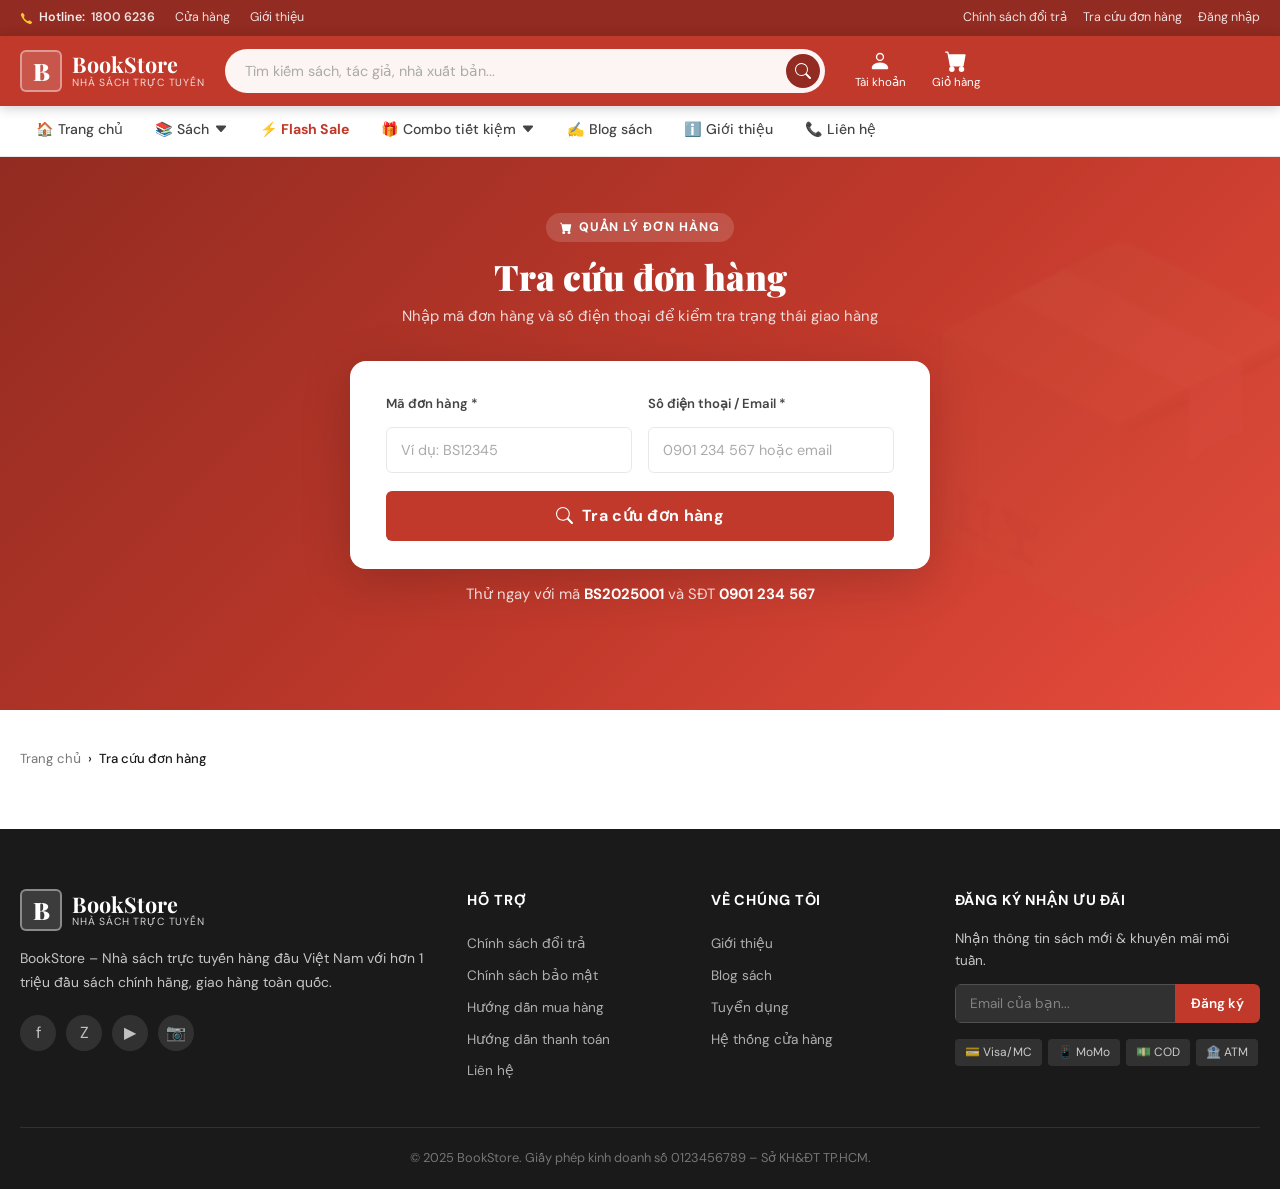
<file: order-lookup.html>
<!DOCTYPE html>
<html lang="vi">
<head>
  <meta charset="UTF-8" />
  <meta name="viewport" content="width=device-width, initial-scale=1.0" />
  <title>Tra cứu đơn hàng – BookStore</title>
  <link rel="stylesheet" href="styles.css" />
  <link rel="preconnect" href="https://fonts.googleapis.com">
</head>
<body>

<!-- ========== TOPBAR ========== -->
<!-- TOP BAR -->
<div class="topbar">
  <div class="topbar-inner">
    <div class="topbar-left">
      <span class="topbar-hotline">
        <svg xmlns="http://www.w3.org/2000/svg" width="13" height="13" fill="currentColor" viewBox="0 0 16 16"><path d="M3.654 1.328a.678.678 0 0 0-1.015-.063L1.605 2.3c-.483.484-.661 1.169-.45 1.77a17.568 17.568 0 0 0 4.168 6.608 17.569 17.569 0 0 0 6.608 4.168c.601.211 1.286.033 1.77-.45l1.034-1.034a.678.678 0 0 0-.063-1.015l-2.307-1.794a.678.678 0 0 0-.58-.122l-2.19.547a1.745 1.745 0 0 1-1.657-.459L5.482 8.062a1.745 1.745 0 0 1-.46-1.657l.548-2.19a.678.678 0 0 0-.122-.58L3.654 1.328z"/></svg>
        Hotline: <a href="tel:18006236">1800 6236</a>
      </span>
      <a href="index.html">Cửa hàng</a>
      <a href="about.html">Giới thiệu</a>
    </div>
    <div class="topbar-right">
      <a href="return-policy.html">Chính sách đổi trả</a>
      <a href="order-lookup.html">Tra cứu đơn hàng</a>
      <a href="login-register.html">Đăng nhập</a>
    </div>
  </div>
</div>


<!-- HEADER -->
<header class="main-header">
  <div class="header-inner">
    <button class="hamburger" aria-label="Menu"><span></span><span></span><span></span></button>
    <a href="index.html" class="logo">
      <div class="logo-icon">B</div>
      <div class="logo-text">BookStore<span>Nhà sách trực tuyến</span></div>
    </a>
    <div class="header-search">
      <input type="text" placeholder="Tìm kiếm sách, tác giả, nhà xuất bản..." autocomplete="off"/>
      <button class="search-btn" aria-label="Tìm kiếm">
        <svg xmlns="http://www.w3.org/2000/svg" width="16" height="16" fill="currentColor" viewBox="0 0 16 16"><path d="M11.742 10.344a6.5 6.5 0 1 0-1.397 1.398h-.001c.03.04.062.078.098.115l3.85 3.85a1 1 0 0 0 1.415-1.414l-3.85-3.85a1.007 1.007 0 0 0-.115-.099zm-5.242 1.656a5.5 5.5 0 1 1 0-11 5.5 5.5 0 0 1 0 11z"/></svg>
      </button>
    </div>
    <div class="header-icons">
      <a href="login-register.html" class="header-icon-btn">
        <svg xmlns="http://www.w3.org/2000/svg" width="22" height="22" fill="currentColor" viewBox="0 0 16 16"><path d="M8 8a3 3 0 1 0 0-6 3 3 0 0 0 0 6zm2-3a2 2 0 1 1-4 0 2 2 0 0 1 4 0zm4 8c0 1-1 1-1 1H3s-1 0-1-1 1-4 6-4 6 3 6 4z"/></svg>
        <span>Tài khoản</span>
      </a>
      <a href="cart.html" class="header-icon-btn" style="position:relative">
        <svg xmlns="http://www.w3.org/2000/svg" width="22" height="22" fill="currentColor" viewBox="0 0 16 16"><path d="M0 1.5A.5.5 0 0 1 .5 1H2a.5.5 0 0 1 .485.379L2.89 3H14.5a.5.5 0 0 1 .491.592l-1.5 8A.5.5 0 0 1 13 12H4a.5.5 0 0 1-.491-.408L2.01 3.607 1.61 2H.5a.5.5 0 0 1-.5-.5zM5 12a2 2 0 1 0 0 4 2 2 0 0 0 0-4zm7 0a2 2 0 1 0 0 4 2 2 0 0 0 0-4z"/></svg>
        <span class="cart-badge" style="display:none">0</span>
        <span>Giỏ hàng</span>
      </a>
    </div>
  </div>
</header>

<!-- NAVIGATION -->
<nav class="main-nav">
  <div class="nav-inner">
    <div class="nav-item">
      <a href="index.html" class="nav-link">🏠 Trang chủ</a>
    </div>
    <div class="nav-item">
      <a href="category.html" class="nav-link">
        📚 Sách
        <svg xmlns="http://www.w3.org/2000/svg" width="12" height="12" fill="currentColor" viewBox="0 0 16 16"><path d="M7.247 11.14L2.451 5.658C1.885 5.013 2.345 4 3.204 4h9.592a1 1 0 0 1 .753 1.659l-4.796 5.48a1 1 0 0 1-1.506 0z"/></svg>
      </a>
      <div class="mega-dropdown">
        <div class="mega-col">
          <h4>Văn học</h4>
          <a href="category.html">Tiểu thuyết</a>
          <a href="category.html">Truyện ngắn</a>
          <a href="category.html">Thơ ca</a>
          <a href="category.html">Văn học dịch</a>
          <a href="category.html">Văn học Việt Nam</a>
        </div>
        <div class="mega-col">
          <h4>Kinh tế - Kinh doanh</h4>
          <a href="category.html">Quản trị kinh doanh</a>
          <a href="category.html">Marketing</a>
          <a href="category.html">Tài chính - Kế toán</a>
          <a href="category.html">Khởi nghiệp</a>
          <a href="category.html">Phát triển bản thân</a>
        </div>
        <div class="mega-col">
          <h4>Thiếu nhi</h4>
          <a href="category.html">Truyện tranh</a>
          <a href="category.html">Truyện cổ tích</a>
          <a href="category.html">Sách tô màu</a>
          <a href="category.html">Học tiếng Anh</a>
        </div>
        <div class="mega-col">
          <h4>Khoa học</h4>
          <a href="category.html">Công nghệ thông tin</a>
          <a href="category.html">Y học</a>
          <a href="category.html">Tâm lý học</a>
          <a href="category.html">Lịch sử</a>
        </div>
      </div>
    </div>
    <div class="nav-item">
      <a href="flash-sale.html" class="nav-link" style="color:var(--red);font-weight:700">⚡ Flash Sale</a>
    </div>
    <div class="nav-item">
      <a href="#" class="nav-link">
        🎁 Combo tiết kiệm
        <svg xmlns="http://www.w3.org/2000/svg" width="12" height="12" fill="currentColor" viewBox="0 0 16 16"><path d="M7.247 11.14L2.451 5.658C1.885 5.013 2.345 4 3.204 4h9.592a1 1 0 0 1 .753 1.659l-4.796 5.48a1 1 0 0 1-1.506 0z"/></svg>
      </a>
      <div class="simple-dropdown">
        <a href="#">Combo 2 cuốn</a>
        <a href="#">Combo 3 cuốn</a>
        <a href="#">Combo tặng kèm</a>
      </div>
    </div>
    <div class="nav-item"><a href="blog.html" class="nav-link">✍️ Blog sách</a></div>
    <div class="nav-item"><a href="about.html" class="nav-link">ℹ️ Giới thiệu</a></div>
    <div class="nav-item"><a href="contact.html" class="nav-link">📞 Liên hệ</a></div>
  </div>
</nav>

<!-- MOBILE OVERLAY + MENU -->
<div class="mobile-overlay"></div>
<div class="mobile-menu">
  <div class="mobile-menu-header">
    <h3>📚 BookStore Menu</h3>
    <button class="mobile-close">✕</button>
  </div>
  <div class="mobile-menu-items">
    <a href="index.html">🏠 Trang chủ</a>
    <a href="category.html">📚 Tất cả sách</a>
    <a href="flash-sale.html">⚡ Flash Sale</a>
    <a href="cart.html">🛒 Giỏ hàng</a>
    <a href="blog.html">✍️ Blog sách</a>
    <a href="about.html">ℹ️ Giới thiệu</a>
    <a href="contact.html">📞 Liên hệ</a>
    <a href="login-register.html">👤 Đăng nhập</a>
  </div>
</div>

<!-- ========== HERO / SEARCH BLOCK ========== -->
<div class="lookup-hero">
  <div class="lookup-hero-inner">
    <div class="lookup-hero-badge">
      <svg xmlns="http://www.w3.org/2000/svg" width="12" height="12" fill="currentColor" viewBox="0 0 16 16">
        <path d="M0 1.5A.5.5 0 0 1 .5 1H2a.5.5 0 0 1 .485.379L2.89 3H14.5a.5.5 0 0 1 .491.592l-1.5 8A.5.5 0 0 1 13 12H4a.5.5 0 0 1-.491-.408L2.01 3.607 1.61 2H.5a.5.5 0 0 1-.5-.5zM5 12a2 2 0 1 0 0 4 2 2 0 0 0 0-4zm7 0a2 2 0 1 0 0 4 2 2 0 0 0 0-4z"/>
      </svg>
      Quản lý đơn hàng
    </div>
    <h1>Tra cứu đơn hàng</h1>
    <p>Nhập mã đơn hàng và số điện thoại để kiểm tra trạng thái giao hàng</p>

    <div class="lookup-card">
      <div class="form-row">
        <div class="form-group">
          <label>Mã đơn hàng *</label>
          <input type="text" id="orderCodeInput" placeholder="Ví dụ: BS12345" autocomplete="off" />
        </div>
        <div class="form-group">
          <label>Số điện thoại / Email *</label>
          <input type="text" id="orderContactInput" placeholder="0901 234 567 hoặc email" autocomplete="off" />
        </div>
      </div>
      <button class="lookup-btn" id="lookupBtn" onclick="handleLookup()">
        <svg xmlns="http://www.w3.org/2000/svg" width="17" height="17" fill="currentColor" viewBox="0 0 16 16">
          <path d="M11.742 10.344a6.5 6.5 0 1 0-1.397 1.398h-.001c.03.04.062.078.098.115l3.85 3.85a1 1 0 0 0 1.415-1.414l-3.85-3.85a1.007 1.007 0 0 0-.115-.099zm-5.242 1.656a5.5 5.5 0 1 1 0-11 5.5 5.5 0 0 1 0 11z"/>
        </svg>
        Tra cứu đơn hàng
      </button>
    </div>

    <p class="lookup-hint">Thử ngay với mã <b>BS2025001</b> và SĐT <b>0901 234 567</b></p>
  </div>
</div>

<!-- ========== BREADCRUMB ========== -->
<div class="container" style="padding-top:20px;padding-bottom:0">
  <div class="breadcrumb">
    <a href="index.html">Trang chủ</a>
    <span class="breadcrumb-sep">›</span>
    <span>Tra cứu đơn hàng</span>
  </div>
</div>

<!-- ========== EMPTY / ERROR STATE ========== -->
<div class="container">
  <div class="lookup-empty" id="lookupEmpty">
    <div class="lookup-empty-icon">🔍</div>
    <h3>Không tìm thấy đơn hàng</h3>
    <p>Không tìm thấy đơn hàng khớp với thông tin bạn nhập. Vui lòng kiểm tra lại mã đơn hàng và số điện thoại / email.</p>
    <button class="btn-primary" style="display:inline-flex;padding:13px 28px" onclick="resetLookup()">
      ← Thử lại
    </button>
  </div>
</div>

<!-- ========== RESULTS ========== -->
<div class="container">
  <div class="lookup-results" id="lookupResults">

    <!-- Order header banner -->
    <div class="order-banner">
      <div class="order-banner-left">
        <h2>Đơn hàng <span id="resultOrderCode">#BS2025001</span></h2>
        <p id="resultOrderDate">Đặt lúc 09:32 – Thứ Ba, 15/04/2025</p>
      </div>
      <span class="order-status-chip shipping" id="resultStatusChip">
        🚚 Đang giao hàng
      </span>
    </div>

    <!-- Stepper -->
    <div class="stepper-wrap">
      <h3>📍 Trạng thái đơn hàng</h3>
      <div class="stepper" id="stepperEl">
        <!-- Steps injected by JS -->
      </div>
      <div class="stepper-progress" id="stepperProgress" style="width:0%"></div>
    </div>

    <!-- Grid: items + summary -->
    <div class="lookup-grid">

      <!-- Left: order items -->
      <div class="order-card">
        <div class="order-card-title">
          🛍️ Sản phẩm đã đặt
          <span style="margin-left:auto;font-size:.78rem;color:var(--gray-400);font-weight:400" id="itemCountLabel"></span>
        </div>
        <div class="order-items-list" id="orderItemsList">
          <!-- Injected by JS -->
        </div>
      </div>

      <!-- Right: summary -->
      <div class="order-summary-card">
        <div class="order-card-title">📋 Thông tin đơn hàng</div>
        <div class="summary-body">

          <div class="order-info-row">
            <div class="order-info-icon">📍</div>
            <div>
              <div class="order-info-label">Địa chỉ giao hàng</div>
              <div class="order-info-value" id="resultAddress">123 Lê Lợi, Quận 1, TP. Hồ Chí Minh</div>
            </div>
          </div>

          <div class="order-info-row">
            <div class="order-info-icon">📱</div>
            <div>
              <div class="order-info-label">Số điện thoại</div>
              <div class="order-info-value" id="resultPhone">0901 234 567</div>
            </div>
          </div>

          <div class="order-info-row">
            <div class="order-info-icon">💳</div>
            <div>
              <div class="order-info-label">Phương thức thanh toán</div>
              <div class="order-info-value" id="resultPayment">Thanh toán khi nhận hàng (COD)</div>
            </div>
          </div>

          <div class="order-info-row">
            <div class="order-info-icon">🚚</div>
            <div>
              <div class="order-info-label">Phương thức vận chuyển</div>
              <div class="order-info-value" id="resultShipping">Giao hàng tiêu chuẩn (3-5 ngày)</div>
            </div>
          </div>

          <div class="summary-divider"></div>

          <div class="order-total-row">
            <span>Tạm tính</span>
            <span id="resultSubtotal">303.000₫</span>
          </div>
          <div class="order-total-row">
            <span>Phí vận chuyển</span>
            <span style="color:#27ae60">Miễn phí</span>
          </div>
          <div class="order-total-row" id="resultDiscountRow" style="display:none;color:#27ae60">
            <span>Giảm giá</span>
            <span id="resultDiscount">-30.000₫</span>
          </div>
          <div class="order-grand-total">
            <span>Tổng cộng</span>
            <span id="resultTotal">303.000₫</span>
          </div>

          <div class="summary-divider"></div>

          <button class="re-lookup-btn" onclick="resetLookup()">
            🔄 Tra cứu đơn hàng khác
          </button>
          <a href="contact.html" style="display:block;text-align:center;font-size:.8rem;color:var(--gray-500);margin-top:10px">
            ❓ Cần hỗ trợ? <span style="color:var(--red)">Liên hệ chúng tôi</span>
          </a>
        </div>
      </div>
    </div>

  </div><!-- /.lookup-results -->
</div>

<!-- FOOTER -->
<footer class="main-footer">
  <div class="container">
    <div class="footer-grid">
      <div class="footer-brand">
        <a href="index.html" class="logo" style="margin-bottom:16px"><div class="logo-icon">B</div><div class="logo-text">BookStore<span>Nhà sách trực tuyến</span></div></a>
        <p>BookStore – Nhà sách trực tuyến hàng đầu Việt Nam với hơn 1 triệu đầu sách chính hãng, giao hàng toàn quốc.</p>
        <div class="footer-socials">
          <a href="#" class="social-btn">f</a>
          <a href="#" class="social-btn">Z</a>
          <a href="#" class="social-btn">▶</a>
          <a href="#" class="social-btn">📷</a>
        </div>
      </div>
      <div class="footer-col">
        <h4>Hỗ trợ</h4>
        <a href="return-policy.html">Chính sách đổi trả</a>
        <a href="privacy-policy.html">Chính sách bảo mật</a>
        <a href="shopping-guide.html">Hướng dẫn mua hàng</a>
        <a href="payment-guide.html">Hướng dẫn thanh toán</a>
        <a href="contact.html">Liên hệ</a>
      </div>
      <div class="footer-col">
        <h4>Về chúng tôi</h4>
        <a href="about.html">Giới thiệu</a>
        <a href="blog.html">Blog sách</a>
        <a href="#">Tuyển dụng</a>
        <a href="#">Hệ thống cửa hàng</a>
      </div>
      <div class="footer-col">
        <h4>Đăng ký nhận ưu đãi</h4>
        <p style="font-size:.85rem;margin-bottom:10px">Nhận thông tin sách mới & khuyến mãi mỗi tuần.</p>
        <div class="newsletter-form">
          <input type="email" placeholder="Email của bạn..." />
          <button>Đăng ký</button>
        </div>
        <div style="margin-top:16px;display:flex;gap:6px;flex-wrap:wrap">
          <span style="background:rgba(255,255,255,.1);padding:4px 10px;border-radius:4px;font-size:.75rem">💳 Visa/MC</span>
          <span style="background:rgba(255,255,255,.1);padding:4px 10px;border-radius:4px;font-size:.75rem">📱 MoMo</span>
          <span style="background:rgba(255,255,255,.1);padding:4px 10px;border-radius:4px;font-size:.75rem">💵 COD</span>
          <span style="background:rgba(255,255,255,.1);padding:4px 10px;border-radius:4px;font-size:.75rem">🏦 ATM</span>
        </div>
      </div>
    </div>
  </div>
  <div class="footer-bottom">© 2025 BookStore. Giấy phép kinh doanh số 0123456789 – Sở KH&amp;ĐT TP.HCM.</div>
</footer>
<!-- BOTTOM NAV (MOBILE) -->
<nav class="bottom-nav">
  <div class="bottom-nav-inner">
    <a href="index.html" class="bottom-nav-item active">
      <svg xmlns="http://www.w3.org/2000/svg" width="22" height="22" fill="currentColor" viewBox="0 0 16 16"><path d="M8.354 1.146a.5.5 0 0 0-.708 0l-6 6-.093.1V14.5a.5.5 0 0 0 .5.5h4a.5.5 0 0 0 .5-.5V10h2v4.5a.5.5 0 0 0 .5.5h4a.5.5 0 0 0 .5-.5V7.246l-.093-.1-6-6z"/></svg>
      <span>Trang chủ</span>
    </a>
    <a href="category.html" class="bottom-nav-item">
      <svg xmlns="http://www.w3.org/2000/svg" width="22" height="22" fill="currentColor" viewBox="0 0 16 16"><path d="M1 2.5A1.5 1.5 0 0 1 2.5 1h3A1.5 1.5 0 0 1 7 2.5v3A1.5 1.5 0 0 1 5.5 7h-3A1.5 1.5 0 0 1 1 5.5v-3zm8 0A1.5 1.5 0 0 1 10.5 1h3A1.5 1.5 0 0 1 15 2.5v3A1.5 1.5 0 0 1 13.5 7h-3A1.5 1.5 0 0 1 9 5.5v-3zm-8 8A1.5 1.5 0 0 1 2.5 9h3A1.5 1.5 0 0 1 7 10.5v3A1.5 1.5 0 0 1 5.5 15h-3A1.5 1.5 0 0 1 1 13.5v-3zm8 0A1.5 1.5 0 0 1 10.5 9h3a1.5 1.5 0 0 1 1.5 1.5v3a1.5 1.5 0 0 1-1.5 1.5h-3A1.5 1.5 0 0 1 9 13.5v-3z"/></svg>
      <span>Danh mục</span>
    </a>
    <a href="flash-sale.html" class="bottom-nav-item" style="color:var(--red)">
      <svg xmlns="http://www.w3.org/2000/svg" width="22" height="22" fill="currentColor" viewBox="0 0 16 16"><path d="M11.251.068a.5.5 0 0 1 .227.58L9.677 6.5H13a.5.5 0 0 1 .364.843l-8 8.5a.5.5 0 0 1-.842-.49L6.323 9.5H3a.5.5 0 0 1-.364-.843l8-8.5a.5.5 0 0 1 .615-.09z"/></svg>
      <span>Flash Sale</span>
    </a>
    <a href="cart.html" class="bottom-nav-item" style="position:relative">
      <svg xmlns="http://www.w3.org/2000/svg" width="22" height="22" fill="currentColor" viewBox="0 0 16 16"><path d="M0 1.5A.5.5 0 0 1 .5 1H2a.5.5 0 0 1 .485.379L2.89 3H14.5a.5.5 0 0 1 .491.592l-1.5 8A.5.5 0 0 1 13 12H4a.5.5 0 0 1-.491-.408L2.01 3.607 1.61 2H.5a.5.5 0 0 1-.5-.5zM5 12a2 2 0 1 0 0 4 2 2 0 0 0 0-4zm7 0a2 2 0 1 0 0 4 2 2 0 0 0 0-4z"/></svg>
      <span class="bnav-badge" style="display:none">0</span>
      <span>Giỏ hàng</span>
    </a>
    <a href="login-register.html" class="bottom-nav-item">
      <svg xmlns="http://www.w3.org/2000/svg" width="22" height="22" fill="currentColor" viewBox="0 0 16 16"><path d="M8 8a3 3 0 1 0 0-6 3 3 0 0 0 0 6zm2-3a2 2 0 1 1-4 0 2 2 0 0 1 4 0zm4 8c0 1-1 1-1 1H3s-1 0-1-1 1-4 6-4 6 3 6 4z"/></svg>
      <span>Tài khoản</span>
    </a>
  </div>
</nav>

<script src="books-data.js"></script>
<script src="components.js"></script>
<script src="main.js"></script>
</body>
</html>
</file>
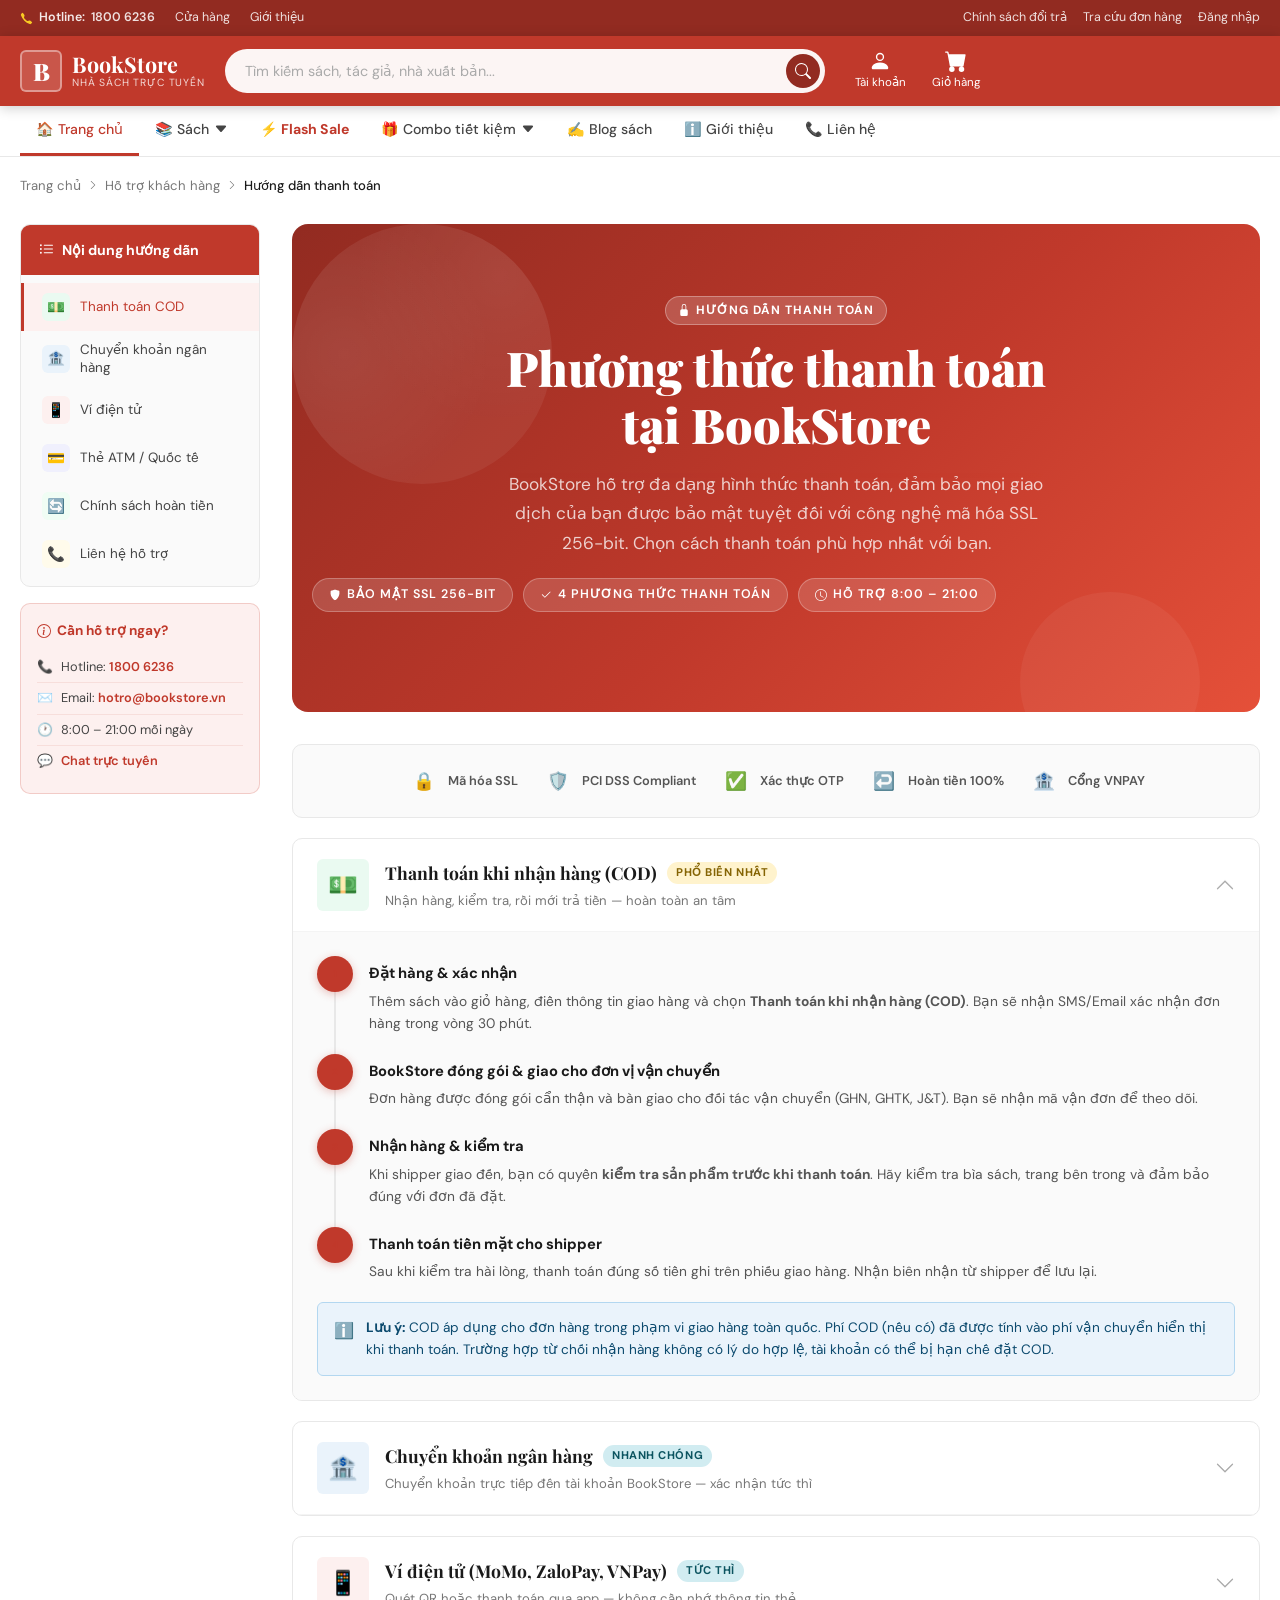
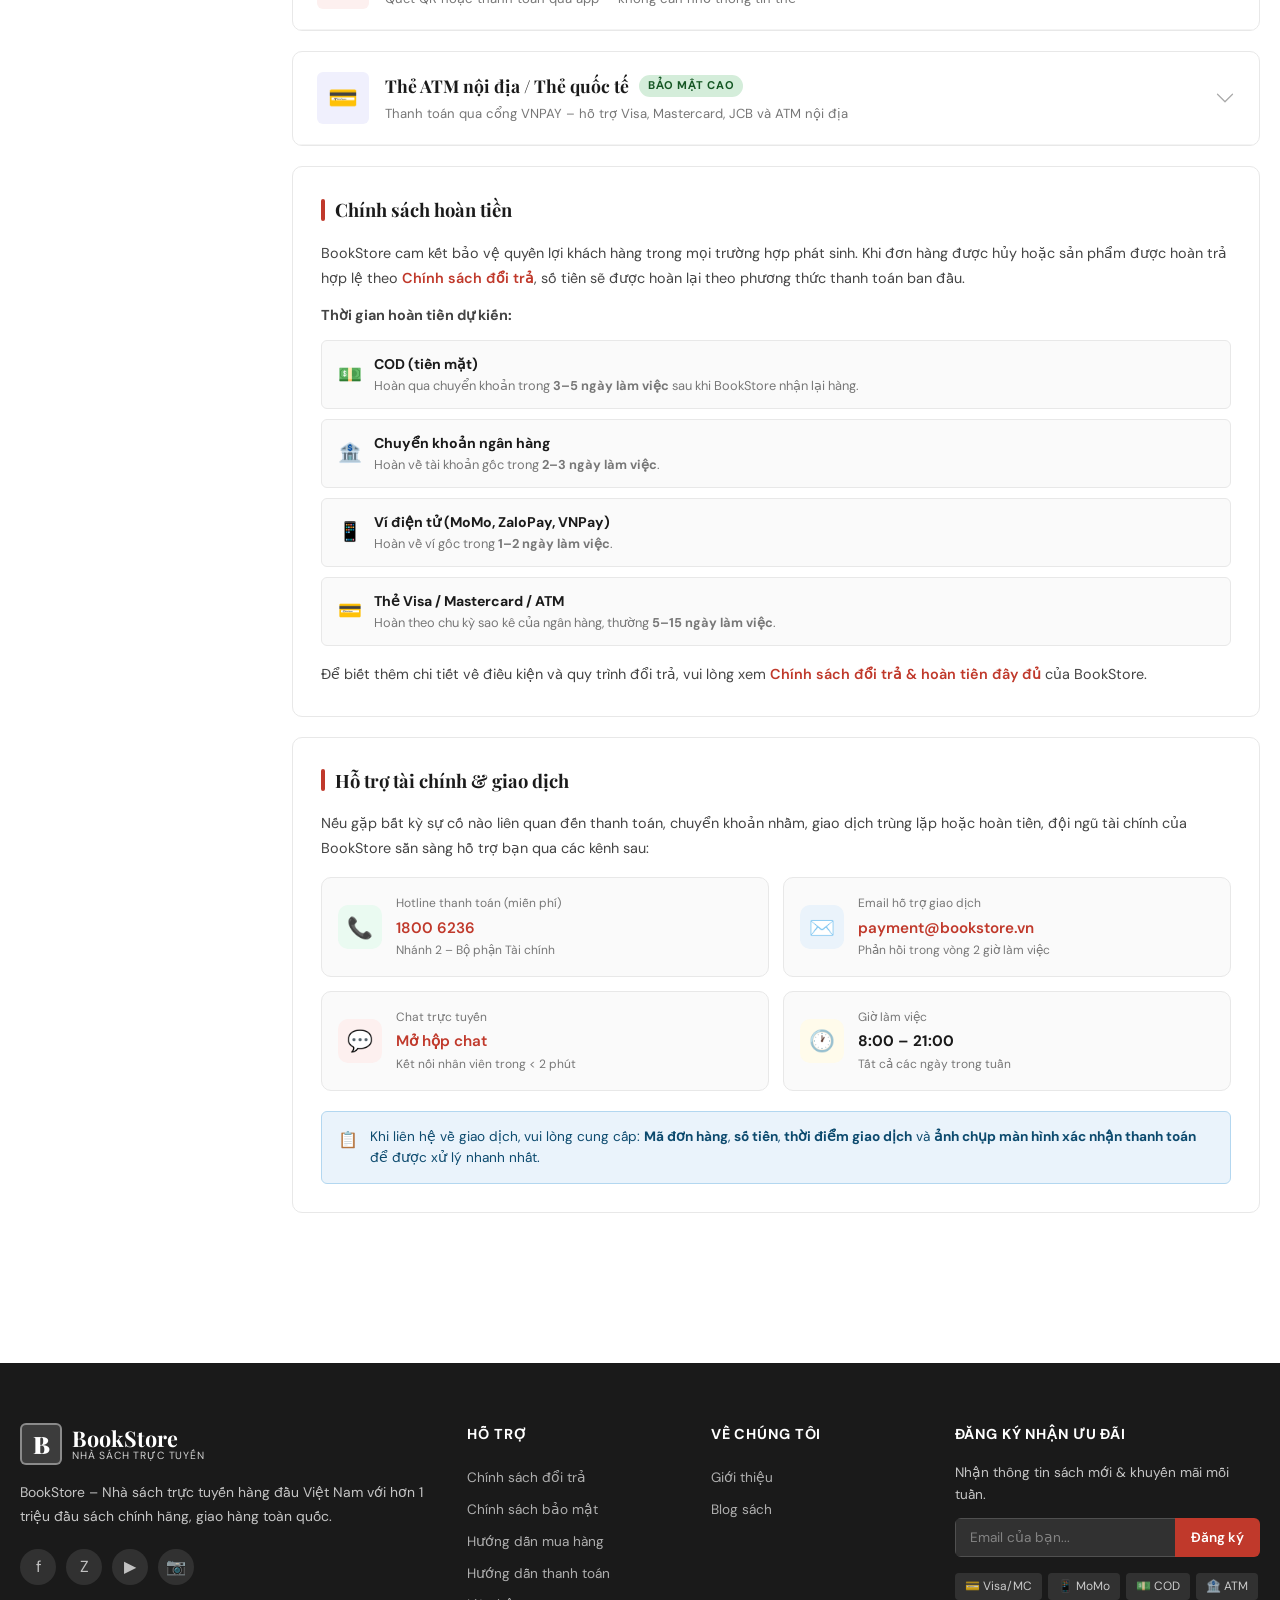
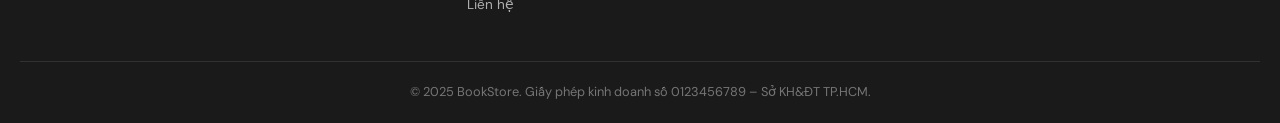
<file: payment-guide.html>
<!DOCTYPE html>
<html lang="vi">
<head>
  <meta charset="UTF-8" />
  <meta name="viewport" content="width=device-width, initial-scale=1.0" />
  <title>Hướng dẫn thanh toán – BookStore</title>
  <link rel="stylesheet" href="styles.css" />
</head>
<body>

<!-- TOP BAR -->
<div class="topbar">
  <div class="topbar-inner">
    <div class="topbar-left">
      <span class="topbar-hotline">
        <svg xmlns="http://www.w3.org/2000/svg" width="13" height="13" fill="currentColor" viewBox="0 0 16 16"><path d="M3.654 1.328a.678.678 0 0 0-1.015-.063L1.605 2.3c-.483.484-.661 1.169-.45 1.77a17.568 17.568 0 0 0 4.168 6.608 17.569 17.569 0 0 0 6.608 4.168c.601.211 1.286.033 1.77-.45l1.034-1.034a.678.678 0 0 0-.063-1.015l-2.307-1.794a.678.678 0 0 0-.58-.122l-2.19.547a1.745 1.745 0 0 1-1.657-.459L5.482 8.062a1.745 1.745 0 0 1-.46-1.657l.548-2.19a.678.678 0 0 0-.122-.58L3.654 1.328z"/></svg>
        Hotline: <a href="tel:18006236">1800 6236</a>
      </span>
      <a href="index.html">Cửa hàng</a>
      <a href="about.html">Giới thiệu</a>
    </div>
    <div class="topbar-right">
      <a href="return-policy.html">Chính sách đổi trả</a>
      <a href="order-lookup.html">Tra cứu đơn hàng</a>
      <a href="login-register.html">Đăng nhập</a>
    </div>
  </div>
</div>

<!-- HEADER -->
<header class="main-header">
  <div class="header-inner">
    <button class="hamburger" aria-label="Menu"><span></span><span></span><span></span></button>
    <a href="index.html" class="logo">
      <div class="logo-icon">B</div>
      <div class="logo-text">BookStore<span>Nhà sách trực tuyến</span></div>
    </a>
    <div class="header-search">
      <input type="text" placeholder="Tìm kiếm sách, tác giả, nhà xuất bản..." autocomplete="off"/>
      <button class="search-btn" aria-label="Tìm kiếm">
        <svg xmlns="http://www.w3.org/2000/svg" width="16" height="16" fill="currentColor" viewBox="0 0 16 16"><path d="M11.742 10.344a6.5 6.5 0 1 0-1.397 1.398h-.001c.03.04.062.078.098.115l3.85 3.85a1 1 0 0 0 1.415-1.414l-3.85-3.85a1.007 1.007 0 0 0-.115-.099zm-5.242 1.656a5.5 5.5 0 1 1 0-11 5.5 5.5 0 0 1 0 11z"/></svg>
      </button>
    </div>
    <div class="header-icons">
      <a href="login-register.html" class="header-icon-btn">
        <svg xmlns="http://www.w3.org/2000/svg" width="22" height="22" fill="currentColor" viewBox="0 0 16 16"><path d="M8 8a3 3 0 1 0 0-6 3 3 0 0 0 0 6zm2-3a2 2 0 1 1-4 0 2 2 0 0 1 4 0zm4 8c0 1-1 1-1 1H3s-1 0-1-1 1-4 6-4 6 3 6 4z"/></svg>
        <span>Tài khoản</span>
      </a>
      <a href="cart.html" class="header-icon-btn" style="position:relative">
        <svg xmlns="http://www.w3.org/2000/svg" width="22" height="22" fill="currentColor" viewBox="0 0 16 16"><path d="M0 1.5A.5.5 0 0 1 .5 1H2a.5.5 0 0 1 .485.379L2.89 3H14.5a.5.5 0 0 1 .491.592l-1.5 8A.5.5 0 0 1 13 12H4a.5.5 0 0 1-.491-.408L2.01 3.607 1.61 2H.5a.5.5 0 0 1-.5-.5zM5 12a2 2 0 1 0 0 4 2 2 0 0 0 0-4zm7 0a2 2 0 1 0 0 4 2 2 0 0 0 0-4z"/></svg>
        <span class="cart-badge" style="display:none">0</span>
        <span>Giỏ hàng</span>
      </a>
    </div>
  </div>
</header>

<!-- NAVIGATION -->
<nav class="main-nav">
  <div class="nav-inner">
    <div class="nav-item">
      <a href="index.html" class="nav-link active">🏠 Trang chủ</a>
    </div>
    <div class="nav-item">
      <a href="category.html" class="nav-link">
        📚 Sách
        <svg xmlns="http://www.w3.org/2000/svg" width="12" height="12" fill="currentColor" viewBox="0 0 16 16"><path d="M7.247 11.14L2.451 5.658C1.885 5.013 2.345 4 3.204 4h9.592a1 1 0 0 1 .753 1.659l-4.796 5.48a1 1 0 0 1-1.506 0z"/></svg>
      </a>
      <div class="mega-dropdown">
        <div class="mega-col">
          <h4>Văn học</h4>
          <a href="category.html">Tiểu thuyết</a>
          <a href="category.html">Truyện ngắn</a>
          <a href="category.html">Thơ ca</a>
          <a href="category.html">Văn học dịch</a>
          <a href="category.html">Văn học Việt Nam</a>
        </div>
        <div class="mega-col">
          <h4>Kinh tế - Kinh doanh</h4>
          <a href="category.html">Quản trị kinh doanh</a>
          <a href="category.html">Marketing</a>
          <a href="category.html">Tài chính - Kế toán</a>
          <a href="category.html">Khởi nghiệp</a>
          <a href="category.html">Phát triển bản thân</a>
        </div>
        <div class="mega-col">
          <h4>Thiếu nhi</h4>
          <a href="category.html">Truyện tranh</a>
          <a href="category.html">Truyện cổ tích</a>
          <a href="category.html">Sách tô màu</a>
          <a href="category.html">Học tiếng Anh</a>
        </div>
        <div class="mega-col">
          <h4>Khoa học</h4>
          <a href="category.html">Công nghệ thông tin</a>
          <a href="category.html">Y học</a>
          <a href="category.html">Tâm lý học</a>
          <a href="category.html">Lịch sử</a>
        </div>
      </div>
    </div>
    <div class="nav-item">
      <a href="flash-sale.html" class="nav-link" style="color:var(--red);font-weight:700">⚡ Flash Sale</a>
    </div>
    <div class="nav-item">
      <a href="#" class="nav-link">
        🎁 Combo tiết kiệm
        <svg xmlns="http://www.w3.org/2000/svg" width="12" height="12" fill="currentColor" viewBox="0 0 16 16"><path d="M7.247 11.14L2.451 5.658C1.885 5.013 2.345 4 3.204 4h9.592a1 1 0 0 1 .753 1.659l-4.796 5.48a1 1 0 0 1-1.506 0z"/></svg>
      </a>
      <div class="simple-dropdown">
        <a href="#">Combo 2 cuốn</a>
        <a href="#">Combo 3 cuốn</a>
        <a href="#">Combo tặng kèm</a>
      </div>
    </div>
    <div class="nav-item"><a href="blog.html" class="nav-link">✍️ Blog sách</a></div>
    <div class="nav-item"><a href="about.html" class="nav-link">ℹ️ Giới thiệu</a></div>
    <div class="nav-item"><a href="contact.html" class="nav-link">📞 Liên hệ</a></div>
  </div>
</nav>

<!-- MOBILE OVERLAY + MENU -->
<div class="mobile-overlay"></div>
<div class="mobile-menu">
  <div class="mobile-menu-header">
    <h3>📚 BookStore Menu</h3>
    <button class="mobile-close">✕</button>
  </div>
  <div class="mobile-menu-items">
    <a href="index.html">🏠 Trang chủ</a>
    <a href="category.html">📚 Tất cả sách</a>
    <a href="flash-sale.html">⚡ Flash Sale</a>
    <a href="cart.html">🛒 Giỏ hàng</a>
    <a href="blog.html">✍️ Blog sách</a>
    <a href="about.html">ℹ️ Giới thiệu</a>
    <a href="contact.html">📞 Liên hệ</a>
    <a href="login-register.html">👤 Đăng nhập</a>
  </div>
</div>

<!-- ============================================================
     MAIN
     ============================================================ -->
<main>
  <div class="container">
    <!-- Breadcrumb -->
    <nav class="breadcrumb" aria-label="breadcrumb">
      <a href="index.html">Trang chủ</a>
      <svg xmlns="http://www.w3.org/2000/svg" width="10" height="10" fill="currentColor" viewBox="0 0 16 16"><path fill-rule="evenodd" d="M4.646 1.646a.5.5 0 0 1 .708 0l6 6a.5.5 0 0 1 0 .708l-6 6a.5.5 0 0 1-.708-.708L10.293 8 4.646 2.354a.5.5 0 0 1 0-.708z"/></svg>
      <a href="#">Hỗ trợ khách hàng</a>
      <svg xmlns="http://www.w3.org/2000/svg" width="10" height="10" fill="currentColor" viewBox="0 0 16 16"><path fill-rule="evenodd" d="M4.646 1.646a.5.5 0 0 1 .708 0l6 6a.5.5 0 0 1 0 .708l-6 6a.5.5 0 0 1-.708-.708L10.293 8 4.646 2.354a.5.5 0 0 1 0-.708z"/></svg>
      <span>Hướng dẫn thanh toán</span>
    </nav>

    <div class="guide-layout">

      <!-- ====================================================
           SIDEBAR
           ==================================================== -->
      <aside class="guide-sidebar">
        <nav class="guide-toc" aria-label="Mục lục">
          <div class="guide-toc-header">
            <svg xmlns="http://www.w3.org/2000/svg" width="15" height="15" fill="currentColor" viewBox="0 0 16 16"><path fill-rule="evenodd" d="M5 11.5a.5.5 0 0 1 .5-.5h9a.5.5 0 0 1 0 1h-9a.5.5 0 0 1-.5-.5zm0-4a.5.5 0 0 1 .5-.5h9a.5.5 0 0 1 0 1h-9a.5.5 0 0 1-.5-.5zm0-4a.5.5 0 0 1 .5-.5h9a.5.5 0 0 1 0 1h-9a.5.5 0 0 1-.5-.5zm-3 1a1 1 0 1 0 0-2 1 1 0 0 0 0 2zm0 4a1 1 0 1 0 0-2 1 1 0 0 0 0 2zm0 4a1 1 0 1 0 0-2 1 1 0 0 0 0 2z"/></svg>
            Nội dung hướng dẫn
          </div>
          <div class="guide-toc-list">
            <a href="#method-cod" class="active">
              <span class="toc-icon" style="background:#eafaf1;">💵</span>
              Thanh toán COD
            </a>
            <a href="#method-bank">
              <span class="toc-icon" style="background:#eaf3fb;">🏦</span>
              Chuyển khoản ngân hàng
            </a>
            <a href="#method-wallet">
              <span class="toc-icon" style="background:#fdf0ef;">📱</span>
              Ví điện tử
            </a>
            <a href="#method-card">
              <span class="toc-icon" style="background:#f0f0fd;">💳</span>
              Thẻ ATM / Quốc tế
            </a>
            <a href="#refund-policy">
              <span class="toc-icon" style="background:#f0fdf4;">🔄</span>
              Chính sách hoàn tiền
            </a>
            <a href="#support-contact">
              <span class="toc-icon" style="background:#fffbeb;">📞</span>
              Liên hệ hỗ trợ
            </a>
          </div>
        </nav>

        <!-- Quick Help -->
        <div class="sidebar-help">
          <h4>
            <svg xmlns="http://www.w3.org/2000/svg" width="14" height="14" fill="currentColor" viewBox="0 0 16 16"><path d="M8 15A7 7 0 1 1 8 1a7 7 0 0 1 0 14zm0 1A8 8 0 1 0 8 0a8 8 0 0 0 0 16z"/><path d="m8.93 6.588-2.29.287-.082.38.45.083c.294.07.352.176.288.469l-.738 3.468c-.194.897.105 1.319.808 1.319.545 0 1.178-.252 1.465-.598l.088-.416c-.2.176-.492.246-.686.246-.275 0-.375-.193-.304-.533L8.93 6.588zM9 4.5a1 1 0 1 1-2 0 1 1 0 0 1 2 0z"/></svg>
            Cần hỗ trợ ngay?
          </h4>
          <div class="sidebar-help-item">
            <span>📞</span>
            <span>Hotline: <a href="tel:18006236">1800 6236</a></span>
          </div>
          <div class="sidebar-help-item">
            <span>✉️</span>
            <span>Email: <a href="mailto:hotro@bookstore.vn">hotro@bookstore.vn</a></span>
          </div>
          <div class="sidebar-help-item">
            <span>🕐</span>
            <span>8:00 – 21:00 mỗi ngày</span>
          </div>
          <div class="sidebar-help-item" style="border:none;">
            <span>💬</span>
            <span><a href="contact.html">Chat trực tuyến</a></span>
          </div>
        </div>
      </aside>

      <!-- ====================================================
           MAIN CONTENT
           ==================================================== -->
      <div class="guide-main">

        <!-- PART 1: HERO / INTRO -->
        <div class="guide-hero">
          <div class="guide-hero-label">
            <svg xmlns="http://www.w3.org/2000/svg" width="12" height="12" fill="currentColor" viewBox="0 0 16 16"><path d="M8 1a2 2 0 0 1 2 2v4H6V3a2 2 0 0 1 2-2zm3 6V3a3 3 0 0 0-6 0v4a2 2 0 0 0-2 2v5a2 2 0 0 0 2 2h6a2 2 0 0 0 2-2V9a2 2 0 0 0-2-2z"/></svg>
            Hướng dẫn thanh toán
          </div>
          <h1>Phương thức thanh toán<br>tại BookStore</h1>
          <p>BookStore hỗ trợ đa dạng hình thức thanh toán, đảm bảo mọi giao dịch của bạn được bảo mật tuyệt đối với công nghệ mã hóa SSL 256-bit. Chọn cách thanh toán phù hợp nhất với bạn.</p>
          <div class="guide-hero-badges">
            <div class="guide-hero-badge">
              <svg xmlns="http://www.w3.org/2000/svg" width="12" height="12" fill="currentColor" viewBox="0 0 16 16"><path d="M5.338 1.59a61.44 61.44 0 0 0-2.837.856.481.481 0 0 0-.328.39c-.554 4.157.726 7.19 2.253 9.188a10.725 10.725 0 0 0 2.287 2.233c.346.244.652.42.893.533.12.057.218.095.293.118a.55.55 0 0 0 .101.025.615.615 0 0 0 .1-.025c.076-.023.174-.061.294-.118.24-.113.547-.29.893-.533a10.726 10.726 0 0 0 2.287-2.233c1.527-1.997 2.807-5.031 2.253-9.188a.48.48 0 0 0-.328-.39c-.651-.213-1.75-.56-2.837-.856C9.552 1.29 8.531 1.067 8 1.067c-.53 0-1.552.223-2.662.524z"/></svg>
              Bảo mật SSL 256-bit
            </div>
            <div class="guide-hero-badge">
              <svg xmlns="http://www.w3.org/2000/svg" width="12" height="12" fill="currentColor" viewBox="0 0 16 16"><path d="M13.854 3.646a.5.5 0 0 1 0 .708l-7 7a.5.5 0 0 1-.708 0l-3.5-3.5a.5.5 0 1 1 .708-.708L6.5 10.293l6.646-6.647a.5.5 0 0 1 .708 0z"/></svg>
              4 phương thức thanh toán
            </div>
            <div class="guide-hero-badge">
              <svg xmlns="http://www.w3.org/2000/svg" width="12" height="12" fill="currentColor" viewBox="0 0 16 16"><path d="M8 3.5a.5.5 0 0 0-1 0V9a.5.5 0 0 0 .252.434l3.5 2a.5.5 0 0 0 .496-.868L8 8.71V3.5z"/><path d="M8 16A8 8 0 1 0 8 0a8 8 0 0 0 0 16zm7-8A7 7 0 1 1 1 8a7 7 0 0 1 14 0z"/></svg>
              Hỗ trợ 8:00 – 21:00
            </div>
          </div>
        </div>

        <!-- Security Seals -->
        <div class="security-row">
          <div class="seal-item">
            <div class="seal-icon">🔒</div>
            Mã hóa SSL
          </div>
          <div class="seal-item">
            <div class="seal-icon">🛡️</div>
            PCI DSS Compliant
          </div>
          <div class="seal-item">
            <div class="seal-icon">✅</div>
            Xác thực OTP
          </div>
          <div class="seal-item">
            <div class="seal-icon">↩️</div>
            Hoàn tiền 100%
          </div>
          <div class="seal-item">
            <div class="seal-icon">🏦</div>
            Cổng VNPAY
          </div>
        </div>

        <!-- ================================================
             PART 2 — PAYMENT METHODS
             ================================================ -->

        <!-- METHOD 1: COD -->
        <div class="method-card open" id="method-cod">
          <div class="method-header" onclick="toggleMethod(this)">
            <div class="method-icon-wrap cod">💵</div>
            <div class="method-title-group">
              <div class="method-title">
                Thanh toán khi nhận hàng (COD)
                <span class="method-tag popular">Phổ biến nhất</span>
              </div>
              <div class="method-subtitle">Nhận hàng, kiểm tra, rồi mới trả tiền — hoàn toàn an tâm</div>
            </div>
            <svg class="method-chevron" xmlns="http://www.w3.org/2000/svg" width="20" height="20" fill="currentColor" viewBox="0 0 16 16"><path fill-rule="evenodd" d="M1.646 4.646a.5.5 0 0 1 .708 0L8 10.293l5.646-5.647a.5.5 0 0 1 .708.708l-6 6a.5.5 0 0 1-.708 0l-6-6a.5.5 0 0 1 0-.708z"/></svg>
          </div>
          <div class="method-body">
            <div class="steps-list">
              <div class="step-item">
                <div class="step-num">1</div>
                <div class="step-content">
                  <strong>Đặt hàng &amp; xác nhận</strong>
                  <p>Thêm sách vào giỏ hàng, điền thông tin giao hàng và chọn <b>Thanh toán khi nhận hàng (COD)</b>. Bạn sẽ nhận SMS/Email xác nhận đơn hàng trong vòng 30 phút.</p>
                </div>
              </div>
              <div class="step-item">
                <div class="step-num">2</div>
                <div class="step-content">
                  <strong>BookStore đóng gói &amp; giao cho đơn vị vận chuyển</strong>
                  <p>Đơn hàng được đóng gói cẩn thận và bàn giao cho đối tác vận chuyển (GHN, GHTK, J&T). Bạn sẽ nhận mã vận đơn để theo dõi.</p>
                </div>
              </div>
              <div class="step-item">
                <div class="step-num">3</div>
                <div class="step-content">
                  <strong>Nhận hàng &amp; kiểm tra</strong>
                  <p>Khi shipper giao đến, bạn có quyền <b>kiểm tra sản phẩm trước khi thanh toán</b>. Hãy kiểm tra bìa sách, trang bên trong và đảm bảo đúng với đơn đã đặt.</p>
                </div>
              </div>
              <div class="step-item">
                <div class="step-num">4</div>
                <div class="step-content">
                  <strong>Thanh toán tiền mặt cho shipper</strong>
                  <p>Sau khi kiểm tra hài lòng, thanh toán đúng số tiền ghi trên phiếu giao hàng. Nhận biên nhận từ shipper để lưu lại.</p>
                </div>
              </div>
            </div>

            <div class="tip-box info" style="margin-top:20px;">
              <span class="tip-box-icon">ℹ️</span>
              <div>
                <strong>Lưu ý:</strong> COD áp dụng cho đơn hàng trong phạm vi giao hàng toàn quốc. Phí COD (nếu có) đã được tính vào phí vận chuyển hiển thị khi thanh toán. Trường hợp từ chối nhận hàng không có lý do hợp lệ, tài khoản có thể bị hạn chế đặt COD.
              </div>
            </div>
          </div>
        </div>

        <!-- METHOD 2: BANK TRANSFER -->
        <div class="method-card" id="method-bank">
          <div class="method-header" onclick="toggleMethod(this)">
            <div class="method-icon-wrap bank">🏦</div>
            <div class="method-title-group">
              <div class="method-title">
                Chuyển khoản ngân hàng
                <span class="method-tag fast">Nhanh chóng</span>
              </div>
              <div class="method-subtitle">Chuyển khoản trực tiếp đến tài khoản BookStore — xác nhận tức thì</div>
            </div>
            <svg class="method-chevron" xmlns="http://www.w3.org/2000/svg" width="20" height="20" fill="currentColor" viewBox="0 0 16 16"><path fill-rule="evenodd" d="M1.646 4.646a.5.5 0 0 1 .708 0L8 10.293l5.646-5.647a.5.5 0 0 1 .708.708l-6 6a.5.5 0 0 1-.708 0l-6-6a.5.5 0 0 1 0-.708z"/></svg>
          </div>
          <div class="method-body">

            <!-- Bank Account Table -->
            <p style="font-size:0.88rem;color:var(--gray-700);margin-bottom:14px;font-weight:600;">📋 Thông tin tài khoản ngân hàng của BookStore:</p>
            <div class="bank-table-wrap">
              <table class="bank-table">
                <thead>
                  <tr>
                    <th>Ngân hàng</th>
                    <th>Chủ tài khoản</th>
                    <th>Số tài khoản</th>
                    <th>Chi nhánh</th>
                  </tr>
                </thead>
                <tbody>
                  <tr>
                    <td>
                      <div style="display:flex;align-items:center;gap:8px;">
                        <span style="background:#003087;color:#fff;padding:3px 7px;border-radius:4px;font-size:0.75rem;font-weight:800;">VCB</span>
                        Vietcombank
                      </div>
                    </td>
                    <td>CÔNG TY CỔ PHẦN BOOKSTORE VIỆT NAM</td>
                    <td>
                      <div class="acc-num">
                        0123456789012
                        <button class="copy-btn" onclick="copyText('0123456789012', this)">
                          <svg xmlns="http://www.w3.org/2000/svg" width="10" height="10" fill="currentColor" viewBox="0 0 16 16"><path d="M4 1.5H3a2 2 0 0 0-2 2V14a2 2 0 0 0 2 2h10a2 2 0 0 0 2-2V3.5a2 2 0 0 0-2-2h-1v1h1a1 1 0 0 1 1 1V14a1 1 0 0 1-1 1H3a1 1 0 0 1-1-1V3.5a1 1 0 0 1 1-1h1v-1z"/><path d="M9.5 1a.5.5 0 0 1 .5.5v1a.5.5 0 0 1-.5.5h-3a.5.5 0 0 1-.5-.5v-1a.5.5 0 0 1 .5-.5h3zm-3-1A1.5 1.5 0 0 0 5 1.5v1A1.5 1.5 0 0 0 6.5 4h3A1.5 1.5 0 0 0 11 2.5v-1A1.5 1.5 0 0 0 9.5 0h-3z"/></svg>
                          Sao chép
                        </button>
                      </div>
                    </td>
                    <td>TP. Hồ Chí Minh</td>
                  </tr>
                  <tr>
                    <td>
                      <div style="display:flex;align-items:center;gap:8px;">
                        <span style="background:#005baa;color:#fff;padding:3px 7px;border-radius:4px;font-size:0.75rem;font-weight:800;">TCB</span>
                        Techcombank
                      </div>
                    </td>
                    <td>CÔNG TY CỔ PHẦN BOOKSTORE VIỆT NAM</td>
                    <td>
                      <div class="acc-num">
                        9988776655443
                        <button class="copy-btn" onclick="copyText('9988776655443', this)">
                          <svg xmlns="http://www.w3.org/2000/svg" width="10" height="10" fill="currentColor" viewBox="0 0 16 16"><path d="M4 1.5H3a2 2 0 0 0-2 2V14a2 2 0 0 0 2 2h10a2 2 0 0 0 2-2V3.5a2 2 0 0 0-2-2h-1v1h1a1 1 0 0 1 1 1V14a1 1 0 0 1-1 1H3a1 1 0 0 1-1-1V3.5a1 1 0 0 1 1-1h1v-1z"/><path d="M9.5 1a.5.5 0 0 1 .5.5v1a.5.5 0 0 1-.5.5h-3a.5.5 0 0 1-.5-.5v-1a.5.5 0 0 1 .5-.5h3zm-3-1A1.5 1.5 0 0 0 5 1.5v1A1.5 1.5 0 0 0 6.5 4h3A1.5 1.5 0 0 0 11 2.5v-1A1.5 1.5 0 0 0 9.5 0h-3z"/></svg>
                          Sao chép
                        </button>
                      </div>
                    </td>
                    <td>Hà Nội</td>
                  </tr>
                  <tr>
                    <td>
                      <div style="display:flex;align-items:center;gap:8px;">
                        <span style="background:#ee0033;color:#fff;padding:3px 7px;border-radius:4px;font-size:0.75rem;font-weight:800;">MB</span>
                        MB Bank
                      </div>
                    </td>
                    <td>CÔNG TY CỔ PHẦN BOOKSTORE VIỆT NAM</td>
                    <td>
                      <div class="acc-num">
                        1122334455667
                        <button class="copy-btn" onclick="copyText('1122334455667', this)">
                          <svg xmlns="http://www.w3.org/2000/svg" width="10" height="10" fill="currentColor" viewBox="0 0 16 16"><path d="M4 1.5H3a2 2 0 0 0-2 2V14a2 2 0 0 0 2 2h10a2 2 0 0 0 2-2V3.5a2 2 0 0 0-2-2h-1v1h1a1 1 0 0 1 1 1V14a1 1 0 0 1-1 1H3a1 1 0 0 1-1-1V3.5a1 1 0 0 1 1-1h1v-1z"/><path d="M9.5 1a.5.5 0 0 1 .5.5v1a.5.5 0 0 1-.5.5h-3a.5.5 0 0 1-.5-.5v-1a.5.5 0 0 1 .5-.5h3zm-3-1A1.5 1.5 0 0 0 5 1.5v1A1.5 1.5 0 0 0 6.5 4h3A1.5 1.5 0 0 0 11 2.5v-1A1.5 1.5 0 0 0 9.5 0h-3z"/></svg>
                          Sao chép
                        </button>
                      </div>
                    </td>
                    <td>Đà Nẵng</td>
                  </tr>
                </tbody>
              </table>
            </div>

            <!-- Transfer Syntax Highlight -->
            <div class="syntax-box">
              <div class="syntax-box-label">
                <svg xmlns="http://www.w3.org/2000/svg" width="13" height="13" fill="currentColor" viewBox="0 0 16 16"><path d="M8.982 1.566a1.13 1.13 0 0 0-1.96 0L.165 13.233c-.457.778.091 1.767.98 1.767h13.713c.889 0 1.438-.99.98-1.767L8.982 1.566zM8 5c.535 0 .954.462.9.995l-.35 3.507a.552.552 0 0 1-1.1 0L7.1 5.995A.905.905 0 0 1 8 5zm.002 6a1 1 0 1 1 0 2 1 1 0 0 1 0-2z"/></svg>
                ⚡ NỘI DUNG CHUYỂN KHOẢN BẮT BUỘC — Sai cú pháp sẽ bị trì hoãn xử lý
              </div>
              <div class="syntax-box-content">
                [MÃ ĐƠN HÀNG] – [SỐ ĐIỆN THOẠI]
              </div>
              <div class="syntax-box-example">
                Ví dụ: <strong>BS20251234 – 0912345678</strong>
                <br>Mã đơn hàng được gửi qua email/SMS ngay sau khi đặt hàng thành công.
              </div>
            </div>

            <!-- Steps -->
            <div class="steps-list" style="margin-top:18px;">
              <div class="step-item">
                <div class="step-num">1</div>
                <div class="step-content">
                  <strong>Đặt hàng và ghi nhớ mã đơn</strong>
                  <p>Hoàn tất đặt hàng trên website. Mã đơn hàng (dạng <b>BS2025XXXX</b>) sẽ xuất hiện trên trang xác nhận và gửi qua email/SMS.</p>
                </div>
              </div>
              <div class="step-item">
                <div class="step-num">2</div>
                <div class="step-content">
                  <strong>Thực hiện chuyển khoản</strong>
                  <p>Chuyển đúng số tiền đơn hàng đến một trong các tài khoản trên. Điền chính xác nội dung chuyển khoản theo cú pháp quy định.</p>
                </div>
              </div>
              <div class="step-item">
                <div class="step-num">3</div>
                <div class="step-content">
                  <strong>BookStore xác nhận thanh toán</strong>
                  <p>Sau khi hệ thống ghi nhận giao dịch (thường trong vòng 15 phút – 2 giờ làm việc), đơn hàng sẽ được chuyển sang trạng thái <b>Đang xử lý</b>.</p>
                </div>
              </div>
            </div>

            <div class="tip-box warn">
              <span class="tip-box-icon">⚠️</span>
              <div>Nếu sau 2 giờ đơn hàng chưa được xác nhận, vui lòng gửi ảnh chụp màn hình giao dịch đến <strong>hotro@bookstore.vn</strong> hoặc gọi <strong>1800 6236</strong> để được hỗ trợ.</div>
            </div>
          </div>
        </div>

        <!-- METHOD 3: E-WALLETS -->
        <div class="method-card" id="method-wallet">
          <div class="method-header" onclick="toggleMethod(this)">
            <div class="method-icon-wrap wallet">📱</div>
            <div class="method-title-group">
              <div class="method-title">
                Ví điện tử (MoMo, ZaloPay, VNPay)
                <span class="method-tag fast">Tức thì</span>
              </div>
              <div class="method-subtitle">Quét QR hoặc thanh toán qua app — không cần nhớ thông tin thẻ</div>
            </div>
            <svg class="method-chevron" xmlns="http://www.w3.org/2000/svg" width="20" height="20" fill="currentColor" viewBox="0 0 16 16"><path fill-rule="evenodd" d="M1.646 4.646a.5.5 0 0 1 .708 0L8 10.293l5.646-5.647a.5.5 0 0 1 .708.708l-6 6a.5.5 0 0 1-.708 0l-6-6a.5.5 0 0 1 0-.708z"/></svg>
          </div>
          <div class="method-body">
            <!-- Wallet logos -->
            <div class="wallet-grid">
              <div class="wallet-item">
                <div class="wallet-logo" style="background:#fce8f5;">
                  <svg xmlns="http://www.w3.org/2000/svg" width="32" height="32" viewBox="0 0 50 50">
                    <circle cx="25" cy="25" r="25" fill="#a50064"/>
                    <text x="50%" y="55%" dominant-baseline="middle" text-anchor="middle" fill="white" font-size="18" font-weight="900" font-family="Arial">M</text>
                  </svg>
                </div>
                <div class="wallet-name">MoMo</div>
                <div class="wallet-desc">Quét mã QR<br>hoặc số điện thoại</div>
              </div>
              <div class="wallet-item">
                <div class="wallet-logo" style="background:#e6f0ff;">
                  <svg xmlns="http://www.w3.org/2000/svg" width="32" height="32" viewBox="0 0 50 50">
                    <circle cx="25" cy="25" r="25" fill="#0068ff"/>
                    <text x="50%" y="55%" dominant-baseline="middle" text-anchor="middle" fill="white" font-size="14" font-weight="900" font-family="Arial">Zalo</text>
                  </svg>
                </div>
                <div class="wallet-name">ZaloPay</div>
                <div class="wallet-desc">Thanh toán qua<br>ứng dụng Zalo</div>
              </div>
              <div class="wallet-item">
                <div class="wallet-logo" style="background:#fff0f0;">
                  <svg xmlns="http://www.w3.org/2000/svg" width="32" height="32" viewBox="0 0 50 50">
                    <circle cx="25" cy="25" r="25" fill="#ee0033"/>
                    <text x="50%" y="55%" dominant-baseline="middle" text-anchor="middle" fill="white" font-size="11" font-weight="900" font-family="Arial">VNPAY</text>
                  </svg>
                </div>
                <div class="wallet-name">VNPay</div>
                <div class="wallet-desc">Quét QR qua app<br>ngân hàng bất kỳ</div>
              </div>
            </div>

            <div class="steps-list">
              <div class="step-item">
                <div class="step-num">1</div>
                <div class="step-content">
                  <strong>Chọn ví điện tử khi thanh toán</strong>
                  <p>Tại trang đặt hàng, chọn phương thức <b>Ví điện tử</b>, sau đó chọn ứng dụng bạn muốn sử dụng: MoMo, ZaloPay hoặc VNPay.</p>
                </div>
              </div>
              <div class="step-item">
                <div class="step-num">2</div>
                <div class="step-content">
                  <strong>Quét mã QR hoặc xác nhận trong app</strong>
                  <p>Hệ thống hiển thị mã QR. Mở app ví điện tử → chọn <b>Quét mã QR</b> → quét và xác nhận số tiền. Hoặc nếu đang dùng điện thoại, chọn <b>Mở ứng dụng</b> để thanh toán trực tiếp.</p>
                </div>
              </div>
              <div class="step-item">
                <div class="step-num">3</div>
                <div class="step-content">
                  <strong>Xác nhận bằng mã PIN / vân tay / Face ID</strong>
                  <p>Xác thực giao dịch trong ứng dụng. Sau khi thành công, BookStore nhận thông báo tức thì và đơn hàng sẽ được xử lý ngay.</p>
                </div>
              </div>
            </div>

            <div class="tip-box success">
              <span class="tip-box-icon">✅</span>
              <div>Giao dịch ví điện tử được xử lý <strong>ngay lập tức 24/7</strong>, kể cả ngày lễ và cuối tuần. Đây là phương thức được khuyến nghị cho các đơn hàng cần giao nhanh trong ngày.</div>
            </div>
          </div>
        </div>

        <!-- METHOD 4: DEBIT/CREDIT CARD -->
        <div class="method-card" id="method-card">
          <div class="method-header" onclick="toggleMethod(this)">
            <div class="method-icon-wrap card">💳</div>
            <div class="method-title-group">
              <div class="method-title">
                Thẻ ATM nội địa / Thẻ quốc tế
                <span class="method-tag secure">Bảo mật cao</span>
              </div>
              <div class="method-subtitle">Thanh toán qua cổng VNPAY – hỗ trợ Visa, Mastercard, JCB và ATM nội địa</div>
            </div>
            <svg class="method-chevron" xmlns="http://www.w3.org/2000/svg" width="20" height="20" fill="currentColor" viewBox="0 0 16 16"><path fill-rule="evenodd" d="M1.646 4.646a.5.5 0 0 1 .708 0L8 10.293l5.646-5.647a.5.5 0 0 1 .708.708l-6 6a.5.5 0 0 1-.708 0l-6-6a.5.5 0 0 1 0-.708z"/></svg>
          </div>
          <div class="method-body">
            <!-- Card brands -->
            <div class="card-brands">
              <div class="card-brand">
                <div class="card-brand-icon" style="background:#1a1f71;color:#fff;">VISA</div>
                Visa
              </div>
              <div class="card-brand">
                <div class="card-brand-icon" style="background:transparent;position:relative;overflow:visible;">
                  <svg xmlns="http://www.w3.org/2000/svg" width="36" height="24" viewBox="0 0 36 24"><circle cx="12" cy="12" r="12" fill="#eb001b"/><circle cx="24" cy="12" r="12" fill="#f79e1b" opacity="0.85"/></svg>
                </div>
                Mastercard
              </div>
              <div class="card-brand">
                <div class="card-brand-icon" style="background:#003087;color:#fff;font-size:0.65rem;">JCB</div>
                JCB
              </div>
              <div class="card-brand">
                <div class="card-brand-icon" style="background:#ee0033;color:#fff;font-size:0.55rem;">ATM</div>
                ATM Nội địa
              </div>
              <div class="card-brand">
                <div class="card-brand-icon" style="background:#ff6600;color:#fff;font-size:0.55rem;">AMEX</div>
                American Express
              </div>
            </div>

            <div class="steps-list">
              <div class="step-item">
                <div class="step-num">1</div>
                <div class="step-content">
                  <strong>Chọn phương thức thẻ ngân hàng</strong>
                  <p>Tại trang checkout, chọn <b>Thẻ ngân hàng / Thẻ quốc tế</b>. Điền số thẻ, tên chủ thẻ, ngày hết hạn và mã CVV/CVC.</p>
                </div>
              </div>
              <div class="step-item">
                <div class="step-num">2</div>
                <div class="step-content">
                  <strong>Chuyển hướng đến cổng thanh toán VNPAY</strong>
                  <p>Bạn sẽ được chuyển sang trang bảo mật của <b>VNPAY</b> — cổng thanh toán được Ngân hàng Nhà nước Việt Nam cấp phép và đáp ứng tiêu chuẩn PCI DSS quốc tế.</p>
                </div>
              </div>
              <div class="step-item">
                <div class="step-num">3</div>
                <div class="step-content">
                  <strong>Xác thực OTP qua SMS/Email</strong>
                  <p>Nhập mã OTP (One-Time Password) được gửi từ ngân hàng phát hành thẻ về số điện thoại đăng ký. Mã OTP có hiệu lực trong 5 phút.</p>
                </div>
              </div>
              <div class="step-item">
                <div class="step-num">4</div>
                <div class="step-content">
                  <strong>Giao dịch hoàn tất</strong>
                  <p>Sau xác thực thành công, bạn được chuyển về BookStore với thông báo đặt hàng thành công. Email xác nhận gửi ngay sau đó.</p>
                </div>
              </div>
            </div>

            <div class="tip-box info">
              <span class="tip-box-icon">🔒</span>
              <div>BookStore <strong>không lưu trữ</strong> thông tin thẻ của bạn. Toàn bộ dữ liệu thẻ được mã hóa và xử lý trực tiếp bởi cổng thanh toán VNPAY theo tiêu chuẩn bảo mật SSL 256-bit và PCI DSS.</div>
            </div>
          </div>
        </div>

        <!-- ================================================
             PART 3 — REFUND POLICY
             ================================================ -->
        <div class="section-card" id="refund-policy">
          <h2 class="section-card-title">Chính sách hoàn tiền</h2>
          <p>BookStore cam kết bảo vệ quyền lợi khách hàng trong mọi trường hợp phát sinh. Khi đơn hàng được hủy hoặc sản phẩm được hoàn trả hợp lệ theo <a href="return-policy.html">Chính sách đổi trả</a>, số tiền sẽ được hoàn lại theo phương thức thanh toán ban đầu.</p>
          <p><strong>Thời gian hoàn tiền dự kiến:</strong></p>
          <div style="display:flex;flex-direction:column;gap:10px;margin:12px 0 16px;">
            <div style="display:flex;align-items:center;gap:12px;padding:12px 16px;background:var(--gray-50);border:1px solid var(--gray-200);border-radius:var(--radius-sm);">
              <span style="font-size:1.2rem;">💵</span>
              <div>
                <div style="font-size:0.88rem;font-weight:700;">COD (tiền mặt)</div>
                <div style="font-size:0.8rem;color:var(--gray-500);">Hoàn qua chuyển khoản trong <strong>3–5 ngày làm việc</strong> sau khi BookStore nhận lại hàng.</div>
              </div>
            </div>
            <div style="display:flex;align-items:center;gap:12px;padding:12px 16px;background:var(--gray-50);border:1px solid var(--gray-200);border-radius:var(--radius-sm);">
              <span style="font-size:1.2rem;">🏦</span>
              <div>
                <div style="font-size:0.88rem;font-weight:700;">Chuyển khoản ngân hàng</div>
                <div style="font-size:0.8rem;color:var(--gray-500);">Hoàn về tài khoản gốc trong <strong>2–3 ngày làm việc</strong>.</div>
              </div>
            </div>
            <div style="display:flex;align-items:center;gap:12px;padding:12px 16px;background:var(--gray-50);border:1px solid var(--gray-200);border-radius:var(--radius-sm);">
              <span style="font-size:1.2rem;">📱</span>
              <div>
                <div style="font-size:0.88rem;font-weight:700;">Ví điện tử (MoMo, ZaloPay, VNPay)</div>
                <div style="font-size:0.8rem;color:var(--gray-500);">Hoàn về ví gốc trong <strong>1–2 ngày làm việc</strong>.</div>
              </div>
            </div>
            <div style="display:flex;align-items:center;gap:12px;padding:12px 16px;background:var(--gray-50);border:1px solid var(--gray-200);border-radius:var(--radius-sm);">
              <span style="font-size:1.2rem;">💳</span>
              <div>
                <div style="font-size:0.88rem;font-weight:700;">Thẻ Visa / Mastercard / ATM</div>
                <div style="font-size:0.8rem;color:var(--gray-500);">Hoàn theo chu kỳ sao kê của ngân hàng, thường <strong>5–15 ngày làm việc</strong>.</div>
              </div>
            </div>
          </div>
          <p>Để biết thêm chi tiết về điều kiện và quy trình đổi trả, vui lòng xem <a href="return-policy.html">Chính sách đổi trả &amp; hoàn tiền đầy đủ</a> của BookStore.</p>
        </div>

        <!-- ================================================
             PART 4 — CONTACT / SUPPORT
             ================================================ -->
        <div class="section-card" id="support-contact">
          <h2 class="section-card-title">Hỗ trợ tài chính &amp; giao dịch</h2>
          <p>Nếu gặp bất kỳ sự cố nào liên quan đến thanh toán, chuyển khoản nhầm, giao dịch trùng lặp hoặc hoàn tiền, đội ngũ tài chính của BookStore sẵn sàng hỗ trợ bạn qua các kênh sau:</p>
          <div class="contact-channels">
            <div class="contact-channel">
              <div class="contact-channel-icon phone">📞</div>
              <div>
                <div class="contact-channel-label">Hotline thanh toán (miễn phí)</div>
                <div class="contact-channel-value"><a href="tel:18006236">1800 6236</a></div>
                <div class="contact-channel-sub">Nhánh 2 – Bộ phận Tài chính</div>
              </div>
            </div>
            <div class="contact-channel">
              <div class="contact-channel-icon email">✉️</div>
              <div>
                <div class="contact-channel-label">Email hỗ trợ giao dịch</div>
                <div class="contact-channel-value"><a href="mailto:payment@bookstore.vn">payment@bookstore.vn</a></div>
                <div class="contact-channel-sub">Phản hồi trong vòng 2 giờ làm việc</div>
              </div>
            </div>
            <div class="contact-channel">
              <div class="contact-channel-icon chat">💬</div>
              <div>
                <div class="contact-channel-label">Chat trực tuyến</div>
                <div class="contact-channel-value"><a href="contact.html">Mở hộp chat</a></div>
                <div class="contact-channel-sub">Kết nối nhân viên trong &lt; 2 phút</div>
              </div>
            </div>
            <div class="contact-channel">
              <div class="contact-channel-icon hours">🕐</div>
              <div>
                <div class="contact-channel-label">Giờ làm việc</div>
                <div class="contact-channel-value">8:00 – 21:00</div>
                <div class="contact-channel-sub">Tất cả các ngày trong tuần</div>
              </div>
            </div>
          </div>

          <div class="tip-box info" style="margin-top:20px;">
            <span class="tip-box-icon">📋</span>
            <div>Khi liên hệ về giao dịch, vui lòng cung cấp: <strong>Mã đơn hàng</strong>, <strong>số tiền</strong>, <strong>thời điểm giao dịch</strong> và <strong>ảnh chụp màn hình xác nhận thanh toán</strong> để được xử lý nhanh nhất.</div>
          </div>
        </div>

      </div><!-- /guide-main -->
    </div><!-- /guide-layout -->
  </div><!-- /container -->
</main>

<!-- FOOTER -->
<footer class="main-footer">
  <div class="container">
    <div class="footer-grid">
      <div class="footer-brand">
        <a href="index.html" class="logo" style="margin-bottom:16px"><div class="logo-icon">B</div><div class="logo-text">BookStore<span>Nhà sách trực tuyến</span></div></a>
        <p>BookStore – Nhà sách trực tuyến hàng đầu Việt Nam với hơn 1 triệu đầu sách chính hãng, giao hàng toàn quốc.</p>
        <div class="footer-socials">
          <a href="#" class="social-btn">f</a>
          <a href="#" class="social-btn">Z</a>
          <a href="#" class="social-btn">▶</a>
          <a href="#" class="social-btn">📷</a>
        </div>
      </div>
      <div class="footer-col">
        <h4>Hỗ trợ</h4>
        <a href="return-policy.html">Chính sách đổi trả</a>
        <a href="privacy-policy.html">Chính sách bảo mật</a>
        <a href="shopping-guide.html">Hướng dẫn mua hàng</a>
        <a href="payment-guide.html">Hướng dẫn thanh toán</a>
        <a href="contact.html">Liên hệ</a>
      </div>
      <div class="footer-col">
        <h4>Về chúng tôi</h4>
        <a href="about.html">Giới thiệu</a>
        <a href="blog.html">Blog sách</a>
      </div>
      <div class="footer-col">
        <h4>Đăng ký nhận ưu đãi</h4>
        <p style="font-size:.85rem;margin-bottom:10px">Nhận thông tin sách mới & khuyến mãi mỗi tuần.</p>
        <div class="newsletter-form">
          <input type="email" placeholder="Email của bạn..." />
          <button>Đăng ký</button>
        </div>
        <div style="margin-top:16px;display:flex;gap:6px;flex-wrap:wrap">
          <span style="background:rgba(255,255,255,.1);padding:4px 10px;border-radius:4px;font-size:.75rem">💳 Visa/MC</span>
          <span style="background:rgba(255,255,255,.1);padding:4px 10px;border-radius:4px;font-size:.75rem">📱 MoMo</span>
          <span style="background:rgba(255,255,255,.1);padding:4px 10px;border-radius:4px;font-size:.75rem">💵 COD</span>
          <span style="background:rgba(255,255,255,.1);padding:4px 10px;border-radius:4px;font-size:.75rem">🏦 ATM</span>
        </div>
      </div>
    </div>
  </div>
  <div class="footer-bottom">© 2025 BookStore. Giấy phép kinh doanh số 0123456789 – Sở KH&amp;ĐT TP.HCM.</div>
</footer>

<!-- BOTTOM NAV (MOBILE) -->
<nav class="bottom-nav">
  <div class="bottom-nav-inner">
    <a href="index.html" class="bottom-nav-item active">
      <svg xmlns="http://www.w3.org/2000/svg" width="22" height="22" fill="currentColor" viewBox="0 0 16 16"><path d="M8.354 1.146a.5.5 0 0 0-.708 0l-6 6-.093.1V14.5a.5.5 0 0 0 .5.5h4a.5.5 0 0 0 .5-.5V10h2v4.5a.5.5 0 0 0 .5.5h4a.5.5 0 0 0 .5-.5V7.246l-.093-.1-6-6z"/></svg>
      <span>Trang chủ</span>
    </a>
    <a href="category.html" class="bottom-nav-item">
      <svg xmlns="http://www.w3.org/2000/svg" width="22" height="22" fill="currentColor" viewBox="0 0 16 16"><path d="M1 2.5A1.5 1.5 0 0 1 2.5 1h3A1.5 1.5 0 0 1 7 2.5v3A1.5 1.5 0 0 1 5.5 7h-3A1.5 1.5 0 0 1 1 5.5v-3zm8 0A1.5 1.5 0 0 1 10.5 1h3A1.5 1.5 0 0 1 15 2.5v3A1.5 1.5 0 0 1 13.5 7h-3A1.5 1.5 0 0 1 9 5.5v-3zm-8 8A1.5 1.5 0 0 1 2.5 9h3A1.5 1.5 0 0 1 7 10.5v3A1.5 1.5 0 0 1 5.5 15h-3A1.5 1.5 0 0 1 1 13.5v-3zm8 0A1.5 1.5 0 0 1 10.5 9h3a1.5 1.5 0 0 1 1.5 1.5v3a1.5 1.5 0 0 1-1.5 1.5h-3A1.5 1.5 0 0 1 9 13.5v-3z"/></svg>
      <span>Danh mục</span>
    </a>
    <a href="flash-sale.html" class="bottom-nav-item" style="color:var(--red)">
      <svg xmlns="http://www.w3.org/2000/svg" width="22" height="22" fill="currentColor" viewBox="0 0 16 16"><path d="M11.251.068a.5.5 0 0 1 .227.58L9.677 6.5H13a.5.5 0 0 1 .364.843l-8 8.5a.5.5 0 0 1-.842-.49L6.323 9.5H3a.5.5 0 0 1-.364-.843l8-8.5a.5.5 0 0 1 .615-.09z"/></svg>
      <span>Flash Sale</span>
    </a>
    <a href="cart.html" class="bottom-nav-item" style="position:relative">
      <svg xmlns="http://www.w3.org/2000/svg" width="22" height="22" fill="currentColor" viewBox="0 0 16 16"><path d="M0 1.5A.5.5 0 0 1 .5 1H2a.5.5 0 0 1 .485.379L2.89 3H14.5a.5.5 0 0 1 .491.592l-1.5 8A.5.5 0 0 1 13 12H4a.5.5 0 0 1-.491-.408L2.01 3.607 1.61 2H.5a.5.5 0 0 1-.5-.5zM5 12a2 2 0 1 0 0 4 2 2 0 0 0 0-4zm7 0a2 2 0 1 0 0 4 2 2 0 0 0 0-4z"/></svg>
      <span class="bnav-badge" style="display:none">0</span>
      <span>Giỏ hàng</span>
    </a>
    <a href="login-register.html" class="bottom-nav-item">
      <svg xmlns="http://www.w3.org/2000/svg" width="22" height="22" fill="currentColor" viewBox="0 0 16 16"><path d="M8 8a3 3 0 1 0 0-6 3 3 0 0 0 0 6zm2-3a2 2 0 1 1-4 0 2 2 0 0 1 4 0zm4 8c0 1-1 1-1 1H3s-1 0-1-1 1-4 6-4 6 3 6 4z"/></svg>
      <span>Tài khoản</span>
    </a>
  </div>
</nav>

<!-- ============================================================
     SCRIPTS
     ============================================================ -->
<script src="books-data.js"></script>
<script src="components.js"></script>
<script src="main.js"></script>
</body>
</html>
</file>
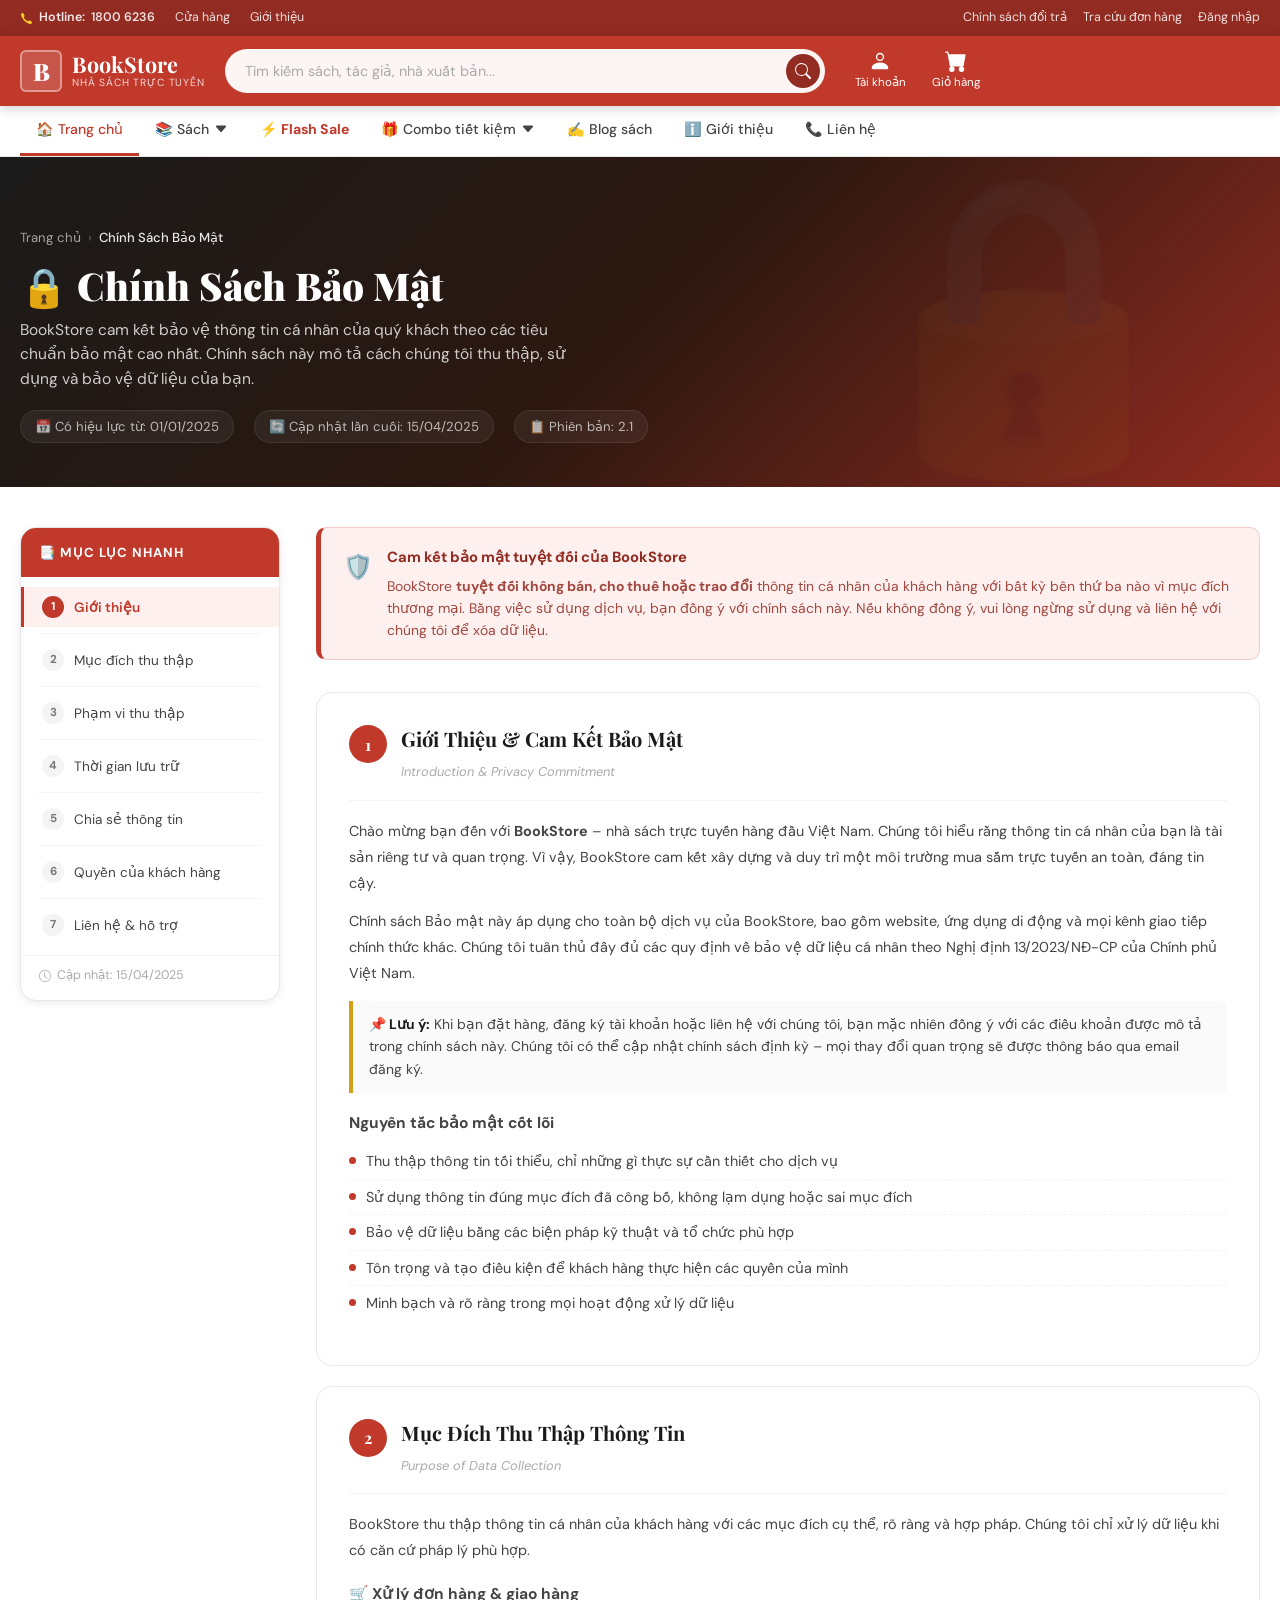
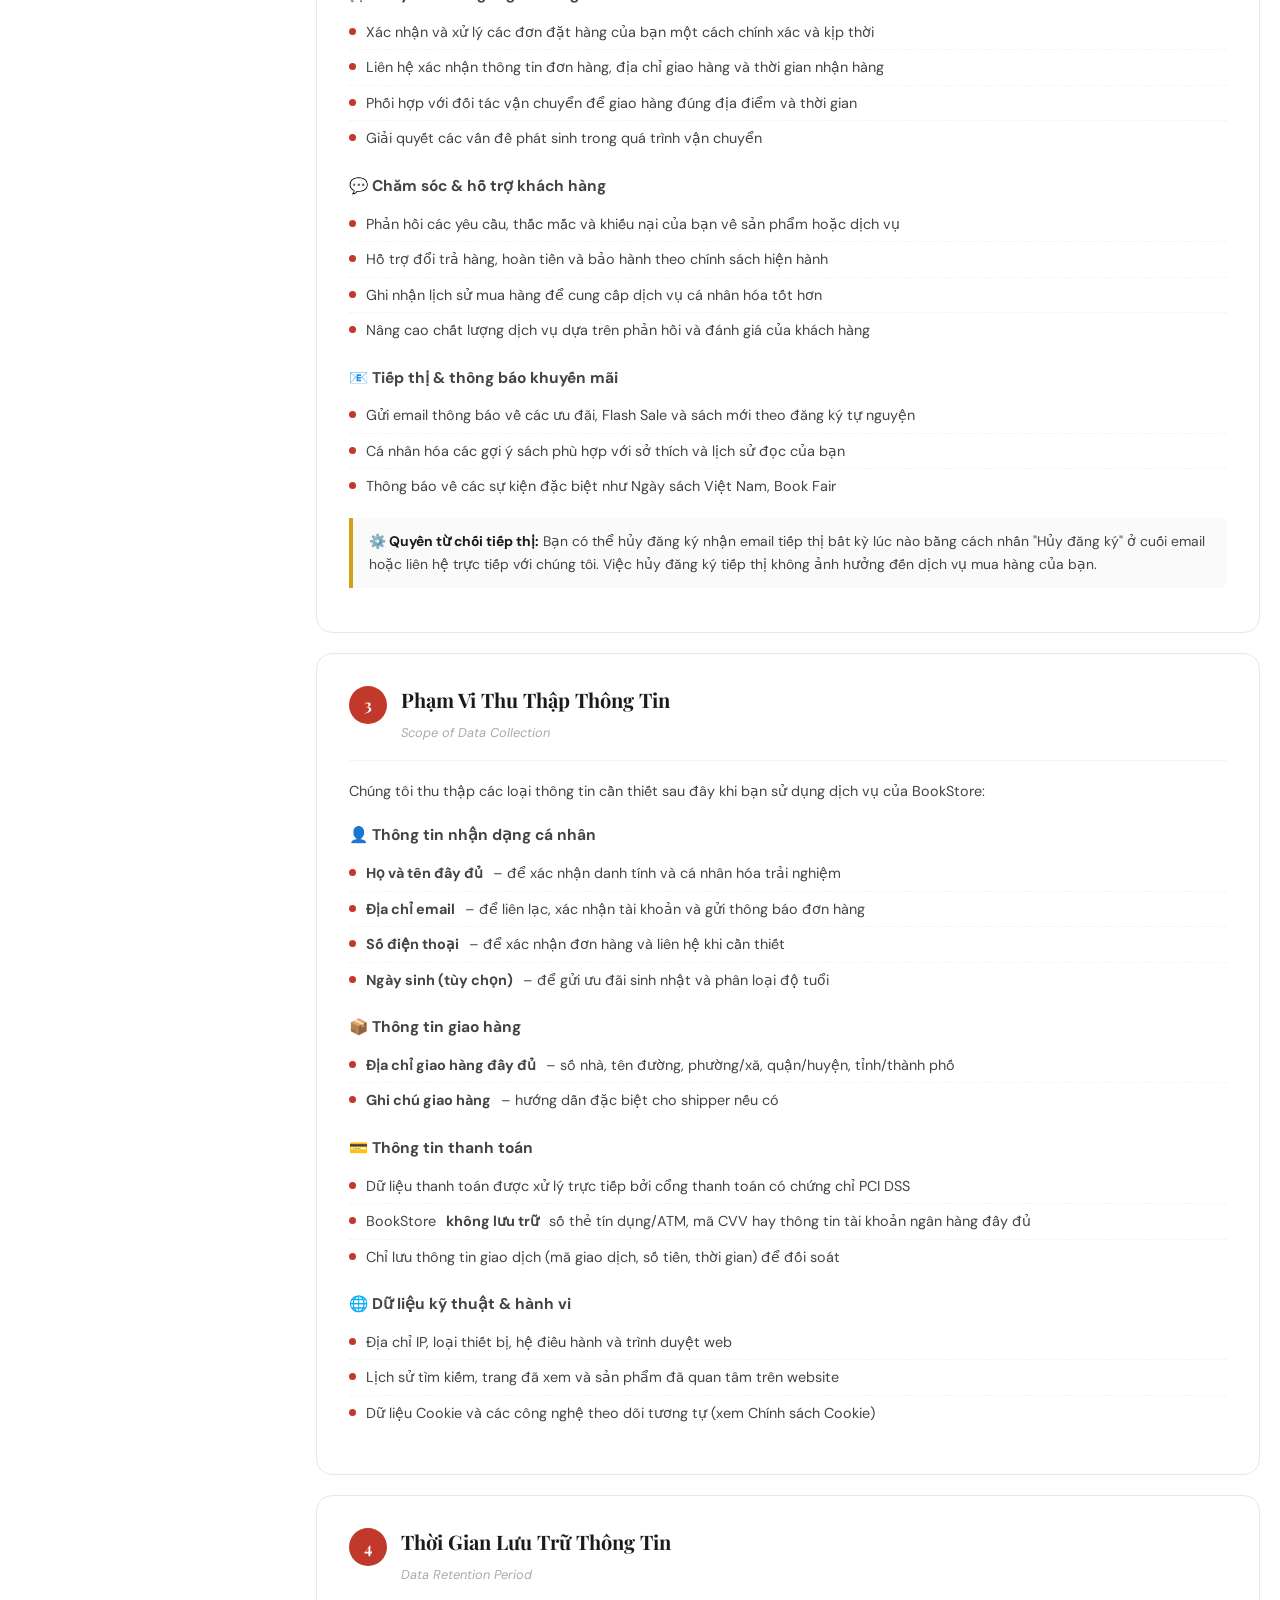
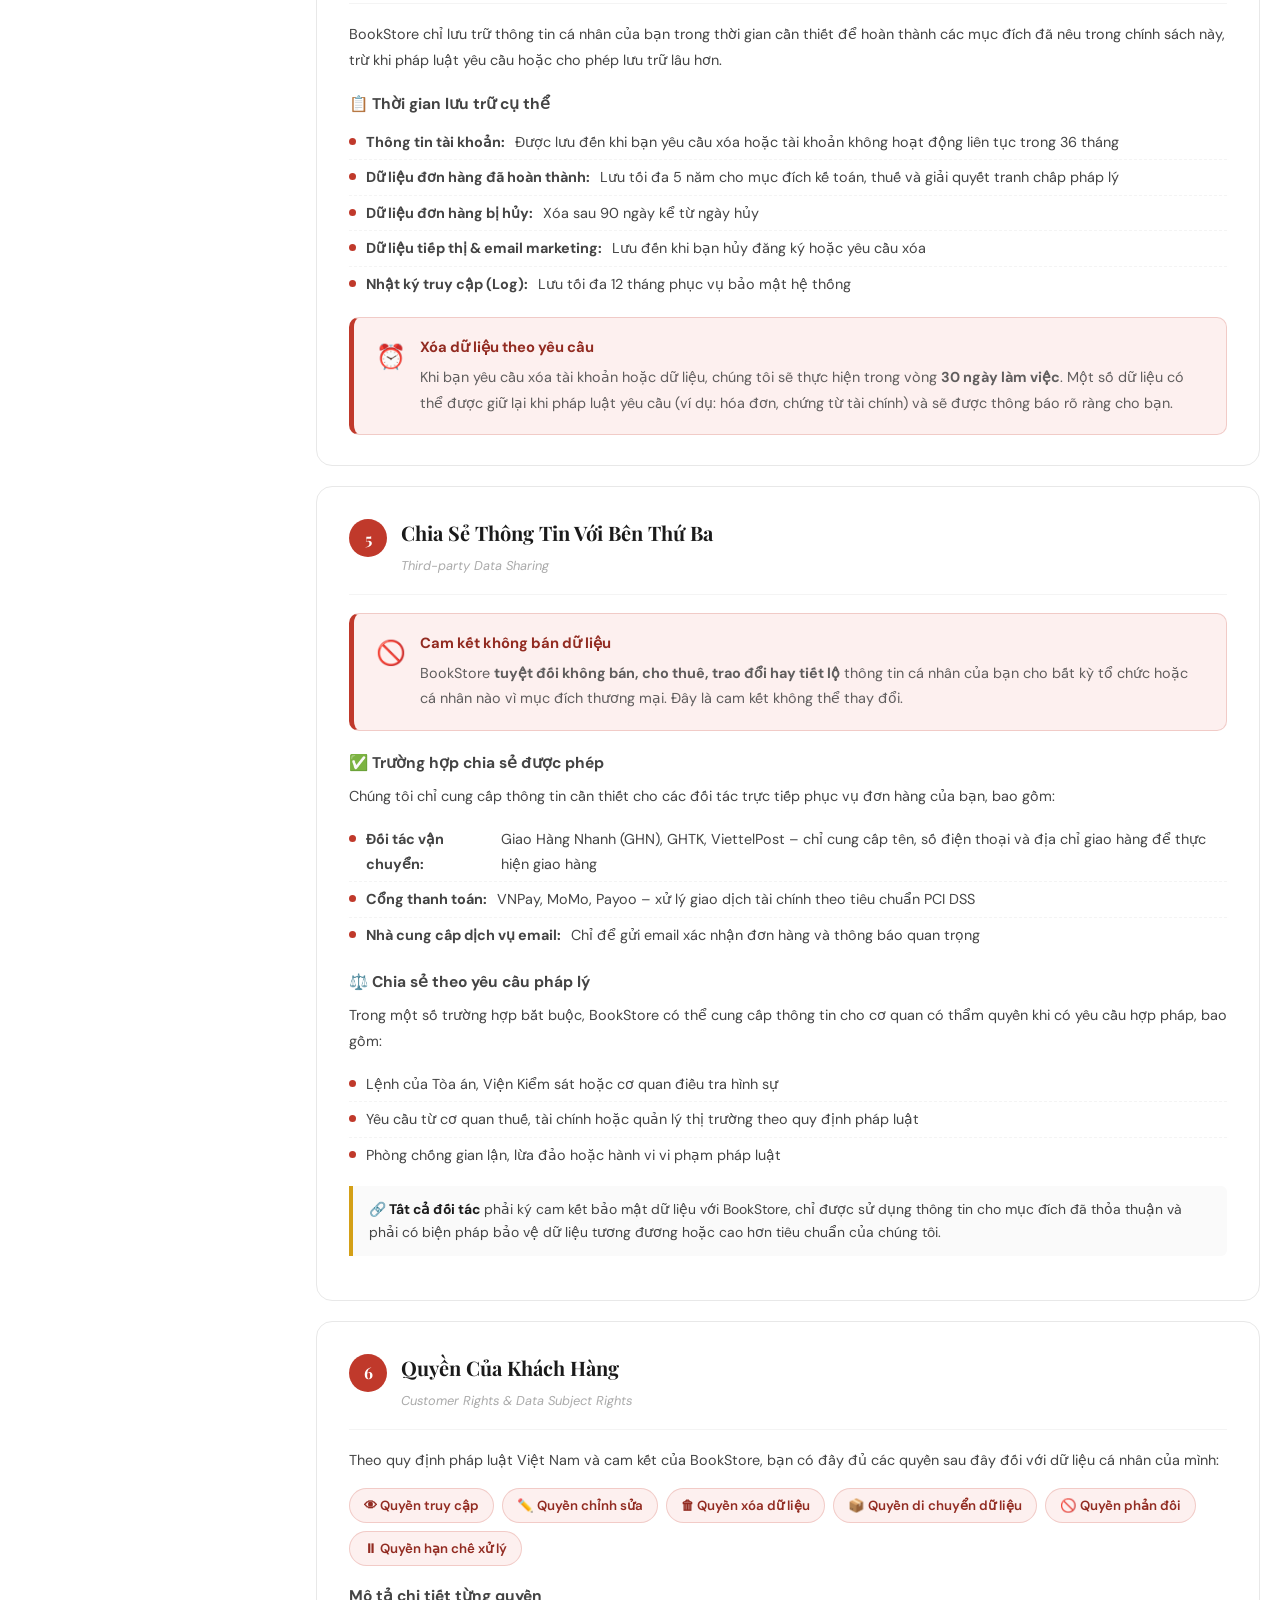
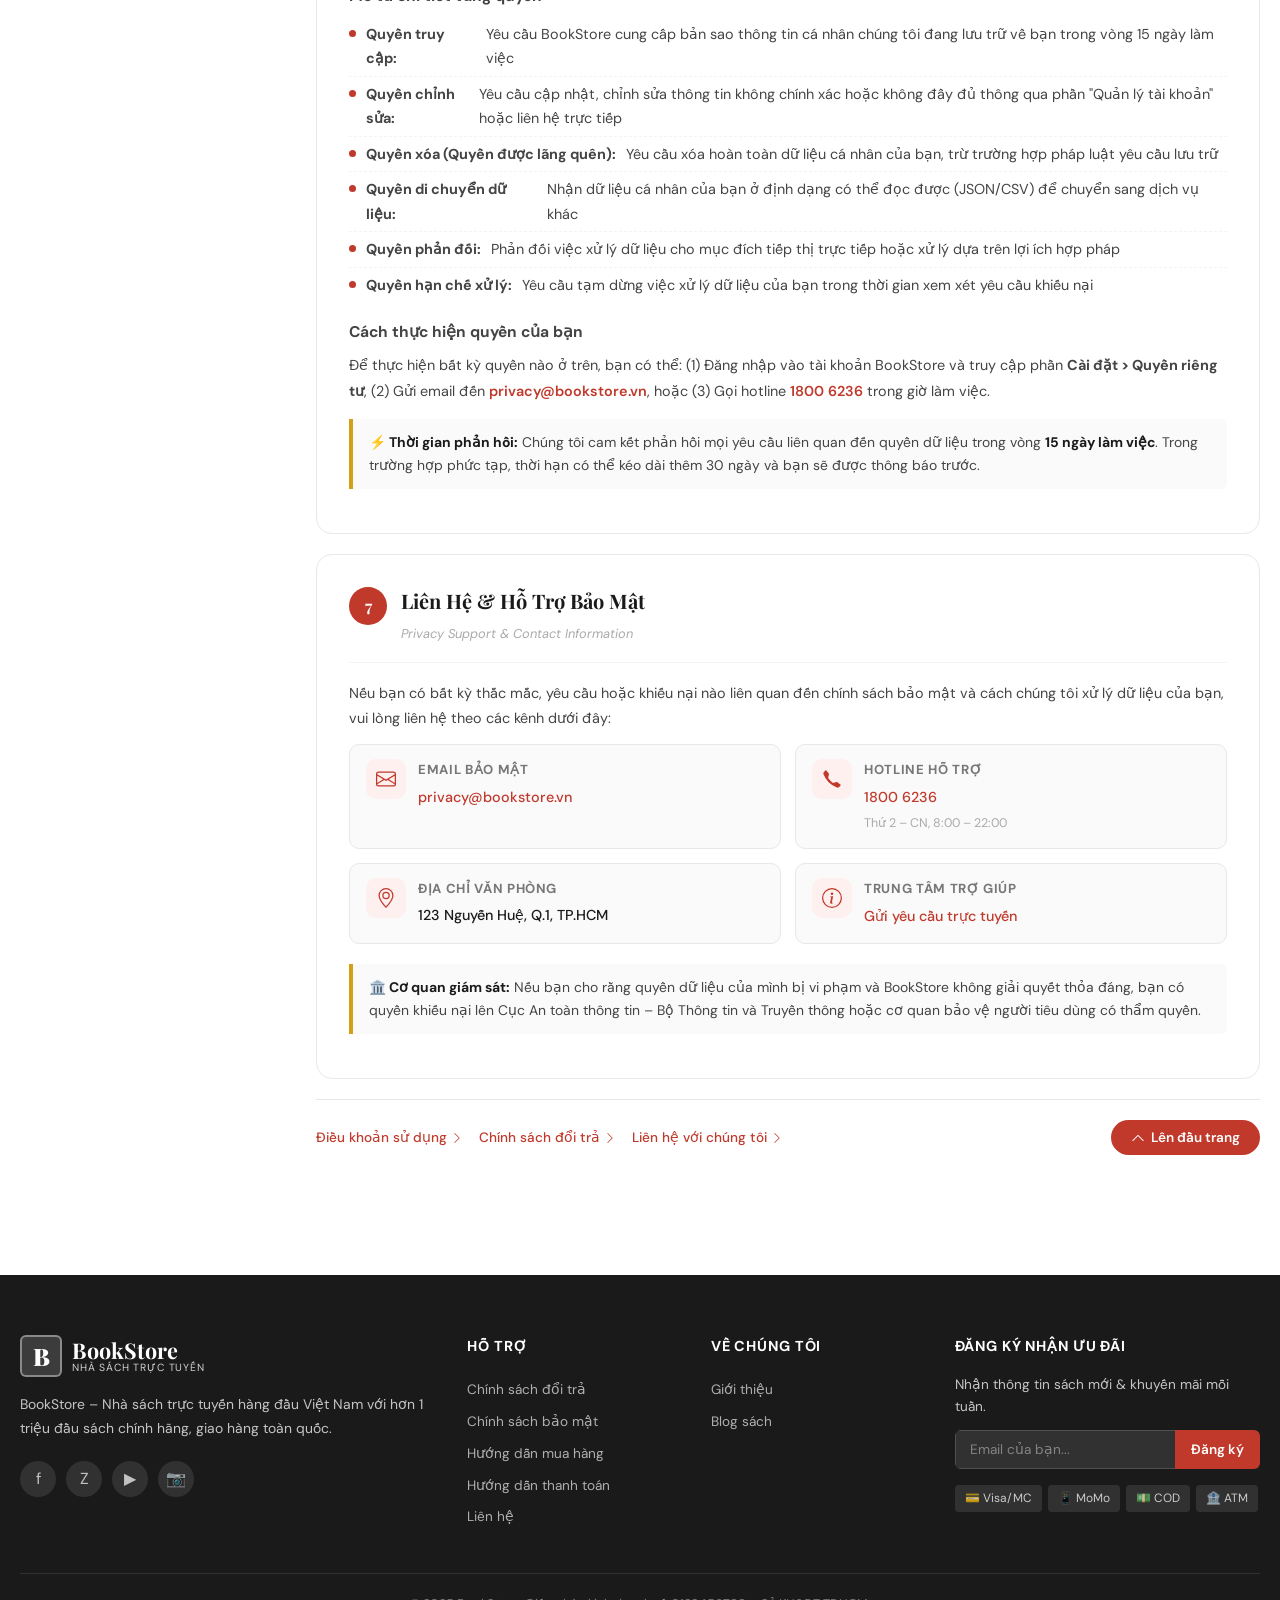
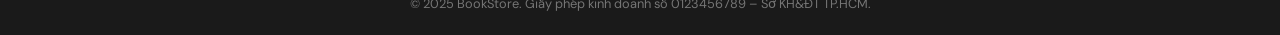
<file: privacy-policy.html>
<!DOCTYPE html>
<html lang="vi">
<head>
  <meta charset="UTF-8" />
  <meta name="viewport" content="width=device-width, initial-scale=1.0" />
  <title>Chính Sách Bảo Mật – BookStore</title>
  <link rel="stylesheet" href="styles.css" />
</head>
<body>

  <!-- TOP BAR -->
<div class="topbar">
  <div class="topbar-inner">
    <div class="topbar-left">
      <span class="topbar-hotline">
        <svg xmlns="http://www.w3.org/2000/svg" width="13" height="13" fill="currentColor" viewBox="0 0 16 16"><path d="M3.654 1.328a.678.678 0 0 0-1.015-.063L1.605 2.3c-.483.484-.661 1.169-.45 1.77a17.568 17.568 0 0 0 4.168 6.608 17.569 17.569 0 0 0 6.608 4.168c.601.211 1.286.033 1.77-.45l1.034-1.034a.678.678 0 0 0-.063-1.015l-2.307-1.794a.678.678 0 0 0-.58-.122l-2.19.547a1.745 1.745 0 0 1-1.657-.459L5.482 8.062a1.745 1.745 0 0 1-.46-1.657l.548-2.19a.678.678 0 0 0-.122-.58L3.654 1.328z"/></svg>
        Hotline: <a href="tel:18006236">1800 6236</a>
      </span>
      <a href="index.html">Cửa hàng</a>
      <a href="about.html">Giới thiệu</a>
    </div>
    <div class="topbar-right">
      <a href="return-policy.html">Chính sách đổi trả</a>
      <a href="order-lookup.html">Tra cứu đơn hàng</a>
      <a href="login-register.html">Đăng nhập</a>
    </div>
  </div>
</div>

<!-- HEADER -->
<header class="main-header">
  <div class="header-inner">
    <button class="hamburger" aria-label="Menu"><span></span><span></span><span></span></button>
    <a href="index.html" class="logo">
      <div class="logo-icon">B</div>
      <div class="logo-text">BookStore<span>Nhà sách trực tuyến</span></div>
    </a>
    <div class="header-search">
      <input type="text" placeholder="Tìm kiếm sách, tác giả, nhà xuất bản..." autocomplete="off"/>
      <button class="search-btn" aria-label="Tìm kiếm">
        <svg xmlns="http://www.w3.org/2000/svg" width="16" height="16" fill="currentColor" viewBox="0 0 16 16"><path d="M11.742 10.344a6.5 6.5 0 1 0-1.397 1.398h-.001c.03.04.062.078.098.115l3.85 3.85a1 1 0 0 0 1.415-1.414l-3.85-3.85a1.007 1.007 0 0 0-.115-.099zm-5.242 1.656a5.5 5.5 0 1 1 0-11 5.5 5.5 0 0 1 0 11z"/></svg>
      </button>
    </div>
    <div class="header-icons">
      <a href="login-register.html" class="header-icon-btn">
        <svg xmlns="http://www.w3.org/2000/svg" width="22" height="22" fill="currentColor" viewBox="0 0 16 16"><path d="M8 8a3 3 0 1 0 0-6 3 3 0 0 0 0 6zm2-3a2 2 0 1 1-4 0 2 2 0 0 1 4 0zm4 8c0 1-1 1-1 1H3s-1 0-1-1 1-4 6-4 6 3 6 4z"/></svg>
        <span>Tài khoản</span>
      </a>
      <a href="cart.html" class="header-icon-btn" style="position:relative">
        <svg xmlns="http://www.w3.org/2000/svg" width="22" height="22" fill="currentColor" viewBox="0 0 16 16"><path d="M0 1.5A.5.5 0 0 1 .5 1H2a.5.5 0 0 1 .485.379L2.89 3H14.5a.5.5 0 0 1 .491.592l-1.5 8A.5.5 0 0 1 13 12H4a.5.5 0 0 1-.491-.408L2.01 3.607 1.61 2H.5a.5.5 0 0 1-.5-.5zM5 12a2 2 0 1 0 0 4 2 2 0 0 0 0-4zm7 0a2 2 0 1 0 0 4 2 2 0 0 0 0-4z"/></svg>
        <span class="cart-badge" style="display:none">0</span>
        <span>Giỏ hàng</span>
      </a>
    </div>
  </div>
</header>

<!-- NAVIGATION -->
<nav class="main-nav">
  <div class="nav-inner">
    <div class="nav-item">
      <a href="index.html" class="nav-link active">🏠 Trang chủ</a>
    </div>
    <div class="nav-item">
      <a href="category.html" class="nav-link">
        📚 Sách
        <svg xmlns="http://www.w3.org/2000/svg" width="12" height="12" fill="currentColor" viewBox="0 0 16 16"><path d="M7.247 11.14L2.451 5.658C1.885 5.013 2.345 4 3.204 4h9.592a1 1 0 0 1 .753 1.659l-4.796 5.48a1 1 0 0 1-1.506 0z"/></svg>
      </a>
      <div class="mega-dropdown">
        <div class="mega-col">
          <h4>Văn học</h4>
          <a href="category.html">Tiểu thuyết</a>
          <a href="category.html">Truyện ngắn</a>
          <a href="category.html">Thơ ca</a>
          <a href="category.html">Văn học dịch</a>
          <a href="category.html">Văn học Việt Nam</a>
        </div>
        <div class="mega-col">
          <h4>Kinh tế - Kinh doanh</h4>
          <a href="category.html">Quản trị kinh doanh</a>
          <a href="category.html">Marketing</a>
          <a href="category.html">Tài chính - Kế toán</a>
          <a href="category.html">Khởi nghiệp</a>
          <a href="category.html">Phát triển bản thân</a>
        </div>
        <div class="mega-col">
          <h4>Thiếu nhi</h4>
          <a href="category.html">Truyện tranh</a>
          <a href="category.html">Truyện cổ tích</a>
          <a href="category.html">Sách tô màu</a>
          <a href="category.html">Học tiếng Anh</a>
        </div>
        <div class="mega-col">
          <h4>Khoa học</h4>
          <a href="category.html">Công nghệ thông tin</a>
          <a href="category.html">Y học</a>
          <a href="category.html">Tâm lý học</a>
          <a href="category.html">Lịch sử</a>
        </div>
      </div>
    </div>
    <div class="nav-item">
      <a href="flash-sale.html" class="nav-link" style="color:var(--red);font-weight:700">⚡ Flash Sale</a>
    </div>
    <div class="nav-item">
      <a href="#" class="nav-link">
        🎁 Combo tiết kiệm
        <svg xmlns="http://www.w3.org/2000/svg" width="12" height="12" fill="currentColor" viewBox="0 0 16 16"><path d="M7.247 11.14L2.451 5.658C1.885 5.013 2.345 4 3.204 4h9.592a1 1 0 0 1 .753 1.659l-4.796 5.48a1 1 0 0 1-1.506 0z"/></svg>
      </a>
      <div class="simple-dropdown">
        <a href="#">Combo 2 cuốn</a>
        <a href="#">Combo 3 cuốn</a>
        <a href="#">Combo tặng kèm</a>
      </div>
    </div>
    <div class="nav-item"><a href="blog.html" class="nav-link">✍️ Blog sách</a></div>
    <div class="nav-item"><a href="about.html" class="nav-link">ℹ️ Giới thiệu</a></div>
    <div class="nav-item"><a href="contact.html" class="nav-link">📞 Liên hệ</a></div>
  </div>
</nav>

<!-- MOBILE OVERLAY + MENU -->
<div class="mobile-overlay"></div>
<div class="mobile-menu">
  <div class="mobile-menu-header">
    <h3>📚 BookStore Menu</h3>
    <button class="mobile-close">✕</button>
  </div>
  <div class="mobile-menu-items">
    <a href="index.html">🏠 Trang chủ</a>
    <a href="category.html">📚 Tất cả sách</a>
    <a href="flash-sale.html">⚡ Flash Sale</a>
    <a href="cart.html">🛒 Giỏ hàng</a>
    <a href="blog.html">✍️ Blog sách</a>
    <a href="about.html">ℹ️ Giới thiệu</a>
    <a href="contact.html">📞 Liên hệ</a>
    <a href="login-register.html">👤 Đăng nhập</a>
  </div>
</div>

  <!-- PAGE HERO -->
  <div class="privacy-hero">
    <div class="container">
      <div class="privacy-hero-inner">
        <!-- Breadcrumb -->
        <div class="breadcrumb" style="color:rgba(255,255,255,0.6); margin-bottom:14px;">
          <a href="index.html" style="color:rgba(255,255,255,0.6);">Trang chủ</a>
          <span class="breadcrumb-sep" style="color:rgba(255,255,255,0.3);">›</span>
          <span style="color:rgba(255,255,255,0.9);">Chính Sách Bảo Mật</span>
        </div>
        <h1>🔒 Chính Sách Bảo Mật</h1>
        <p>BookStore cam kết bảo vệ thông tin cá nhân của quý khách theo các tiêu chuẩn bảo mật cao nhất. Chính sách này mô tả cách chúng tôi thu thập, sử dụng và bảo vệ dữ liệu của bạn.</p>
        <div class="privacy-hero-meta">
          <span>📅 Có hiệu lực từ: 01/01/2025</span>
          <span>🔄 Cập nhật lần cuối: 15/04/2025</span>
          <span>📋 Phiên bản: 2.1</span>
        </div>
      </div>
    </div>
  </div>

  <!-- MAIN CONTENT -->
  <div class="container">
    <div class="privacy-layout">

      <!-- ============================================================
           SIDEBAR TABLE OF CONTENTS
           ============================================================ -->
      <aside class="privacy-toc" aria-label="Mục lục nhanh">
        <div class="privacy-toc-header">
          📑 Mục Lục Nhanh
        </div>
        <nav>
          <a class="toc-link active" onclick="scrollToSection('sec1')">
            <span class="toc-num">1</span>Giới thiệu
          </a>
          <div class="toc-divider"></div>
          <a class="toc-link" onclick="scrollToSection('sec2')">
            <span class="toc-num">2</span>Mục đích thu thập
          </a>
          <div class="toc-divider"></div>
          <a class="toc-link" onclick="scrollToSection('sec3')">
            <span class="toc-num">3</span>Phạm vi thu thập
          </a>
          <div class="toc-divider"></div>
          <a class="toc-link" onclick="scrollToSection('sec4')">
            <span class="toc-num">4</span>Thời gian lưu trữ
          </a>
          <div class="toc-divider"></div>
          <a class="toc-link" onclick="scrollToSection('sec5')">
            <span class="toc-num">5</span>Chia sẻ thông tin
          </a>
          <div class="toc-divider"></div>
          <a class="toc-link" onclick="scrollToSection('sec6')">
            <span class="toc-num">6</span>Quyền của khách hàng
          </a>
          <div class="toc-divider"></div>
          <a class="toc-link" onclick="scrollToSection('sec7')">
            <span class="toc-num">7</span>Liên hệ & hỗ trợ
          </a>
        </nav>
        <div class="toc-updated">
          <svg xmlns="http://www.w3.org/2000/svg" width="12" height="12" fill="currentColor" viewBox="0 0 16 16"><path d="M8 3.5a.5.5 0 0 0-1 0V9a.5.5 0 0 0 .252.434l3.5 2a.5.5 0 0 0 .496-.868L8 8.71V3.5z"/><path d="M8 16A8 8 0 1 0 8 0a8 8 0 0 0 0 16zm7-8A7 7 0 1 1 1 8a7 7 0 0 1 14 0z"/></svg>
          Cập nhật: 15/04/2025
        </div>
      </aside>

      <!-- ============================================================
           MAIN CONTENT AREA
           ============================================================ -->
      <main class="privacy-content" id="privacyMain">

        <!-- Important Alert -->
        <div class="privacy-alert" role="alert">
          <div class="privacy-alert-icon">🛡️</div>
          <div class="privacy-alert-body">
            <h4>Cam kết bảo mật tuyệt đối của BookStore</h4>
            <p>BookStore <strong>tuyệt đối không bán, cho thuê hoặc trao đổi</strong> thông tin cá nhân của khách hàng với bất kỳ bên thứ ba nào vì mục đích thương mại. Bằng việc sử dụng dịch vụ, bạn đồng ý với chính sách này. Nếu không đồng ý, vui lòng ngừng sử dụng và liên hệ với chúng tôi để xóa dữ liệu.</p>
          </div>
        </div>

        <!-- ---- Section 1: Giới thiệu ---- -->
        <section class="privacy-section" id="sec1">
          <div class="privacy-section-header">
            <div class="privacy-section-num">1</div>
            <div class="privacy-section-title-group">
              <h2>Giới Thiệu & Cam Kết Bảo Mật</h2>
              <span class="section-sub">Introduction &amp; Privacy Commitment</span>
            </div>
          </div>

          <p>Chào mừng bạn đến với <strong>BookStore</strong> – nhà sách trực tuyến hàng đầu Việt Nam. Chúng tôi hiểu rằng thông tin cá nhân của bạn là tài sản riêng tư và quan trọng. Vì vậy, BookStore cam kết xây dựng và duy trì một môi trường mua sắm trực tuyến an toàn, đáng tin cậy.</p>

          <p>Chính sách Bảo mật này áp dụng cho toàn bộ dịch vụ của BookStore, bao gồm website, ứng dụng di động và mọi kênh giao tiếp chính thức khác. Chúng tôi tuân thủ đầy đủ các quy định về bảo vệ dữ liệu cá nhân theo Nghị định 13/2023/NĐ-CP của Chính phủ Việt Nam.</p>

          <div class="note-box">
            <strong>📌 Lưu ý:</strong> Khi bạn đặt hàng, đăng ký tài khoản hoặc liên hệ với chúng tôi, bạn mặc nhiên đồng ý với các điều khoản được mô tả trong chính sách này. Chúng tôi có thể cập nhật chính sách định kỳ – mọi thay đổi quan trọng sẽ được thông báo qua email đăng ký.
          </div>

          <h3>Nguyên tắc bảo mật cốt lõi</h3>
          <ul>
            <li>Thu thập thông tin tối thiểu, chỉ những gì thực sự cần thiết cho dịch vụ</li>
            <li>Sử dụng thông tin đúng mục đích đã công bố, không lạm dụng hoặc sai mục đích</li>
            <li>Bảo vệ dữ liệu bằng các biện pháp kỹ thuật và tổ chức phù hợp</li>
            <li>Tôn trọng và tạo điều kiện để khách hàng thực hiện các quyền của mình</li>
            <li>Minh bạch và rõ ràng trong mọi hoạt động xử lý dữ liệu</li>
          </ul>
        </section>

        <!-- ---- Section 2: Mục đích thu thập ---- -->
        <section class="privacy-section" id="sec2">
          <div class="privacy-section-header">
            <div class="privacy-section-num">2</div>
            <div class="privacy-section-title-group">
              <h2>Mục Đích Thu Thập Thông Tin</h2>
              <span class="section-sub">Purpose of Data Collection</span>
            </div>
          </div>

          <p>BookStore thu thập thông tin cá nhân của khách hàng với các mục đích cụ thể, rõ ràng và hợp pháp. Chúng tôi chỉ xử lý dữ liệu khi có căn cứ pháp lý phù hợp.</p>

          <h3>🛒 Xử lý đơn hàng & giao hàng</h3>
          <ul>
            <li>Xác nhận và xử lý các đơn đặt hàng của bạn một cách chính xác và kịp thời</li>
            <li>Liên hệ xác nhận thông tin đơn hàng, địa chỉ giao hàng và thời gian nhận hàng</li>
            <li>Phối hợp với đối tác vận chuyển để giao hàng đúng địa điểm và thời gian</li>
            <li>Giải quyết các vấn đề phát sinh trong quá trình vận chuyển</li>
          </ul>

          <h3>💬 Chăm sóc & hỗ trợ khách hàng</h3>
          <ul>
            <li>Phản hồi các yêu cầu, thắc mắc và khiếu nại của bạn về sản phẩm hoặc dịch vụ</li>
            <li>Hỗ trợ đổi trả hàng, hoàn tiền và bảo hành theo chính sách hiện hành</li>
            <li>Ghi nhận lịch sử mua hàng để cung cấp dịch vụ cá nhân hóa tốt hơn</li>
            <li>Nâng cao chất lượng dịch vụ dựa trên phản hồi và đánh giá của khách hàng</li>
          </ul>

          <h3>📧 Tiếp thị & thông báo khuyến mãi</h3>
          <ul>
            <li>Gửi email thông báo về các ưu đãi, Flash Sale và sách mới theo đăng ký tự nguyện</li>
            <li>Cá nhân hóa các gợi ý sách phù hợp với sở thích và lịch sử đọc của bạn</li>
            <li>Thông báo về các sự kiện đặc biệt như Ngày sách Việt Nam, Book Fair</li>
          </ul>

          <div class="note-box">
            <strong>⚙️ Quyền từ chối tiếp thị:</strong> Bạn có thể hủy đăng ký nhận email tiếp thị bất kỳ lúc nào bằng cách nhấn "Hủy đăng ký" ở cuối email hoặc liên hệ trực tiếp với chúng tôi. Việc hủy đăng ký tiếp thị không ảnh hưởng đến dịch vụ mua hàng của bạn.
          </div>
        </section>

        <!-- ---- Section 3: Phạm vi thu thập ---- -->
        <section class="privacy-section" id="sec3">
          <div class="privacy-section-header">
            <div class="privacy-section-num">3</div>
            <div class="privacy-section-title-group">
              <h2>Phạm Vi Thu Thập Thông Tin</h2>
              <span class="section-sub">Scope of Data Collection</span>
            </div>
          </div>

          <p>Chúng tôi thu thập các loại thông tin cần thiết sau đây khi bạn sử dụng dịch vụ của BookStore:</p>

          <h3>👤 Thông tin nhận dạng cá nhân</h3>
          <ul>
            <li><strong>Họ và tên đầy đủ</strong> – để xác nhận danh tính và cá nhân hóa trải nghiệm</li>
            <li><strong>Địa chỉ email</strong> – để liên lạc, xác nhận tài khoản và gửi thông báo đơn hàng</li>
            <li><strong>Số điện thoại</strong> – để xác nhận đơn hàng và liên hệ khi cần thiết</li>
            <li><strong>Ngày sinh (tùy chọn)</strong> – để gửi ưu đãi sinh nhật và phân loại độ tuổi</li>
          </ul>

          <h3>📦 Thông tin giao hàng</h3>
          <ul>
            <li><strong>Địa chỉ giao hàng đầy đủ</strong> – số nhà, tên đường, phường/xã, quận/huyện, tỉnh/thành phố</li>
            <li><strong>Ghi chú giao hàng</strong> – hướng dẫn đặc biệt cho shipper nếu có</li>
          </ul>

          <h3>💳 Thông tin thanh toán</h3>
          <ul>
            <li>Dữ liệu thanh toán được xử lý trực tiếp bởi cổng thanh toán có chứng chỉ PCI DSS</li>
            <li>BookStore <strong>không lưu trữ</strong> số thẻ tín dụng/ATM, mã CVV hay thông tin tài khoản ngân hàng đầy đủ</li>
            <li>Chỉ lưu thông tin giao dịch (mã giao dịch, số tiền, thời gian) để đối soát</li>
          </ul>

          <h3>🌐 Dữ liệu kỹ thuật & hành vi</h3>
          <ul>
            <li>Địa chỉ IP, loại thiết bị, hệ điều hành và trình duyệt web</li>
            <li>Lịch sử tìm kiếm, trang đã xem và sản phẩm đã quan tâm trên website</li>
            <li>Dữ liệu Cookie và các công nghệ theo dõi tương tự (xem Chính sách Cookie)</li>
          </ul>
        </section>

        <!-- ---- Section 4: Thời gian lưu trữ ---- -->
        <section class="privacy-section" id="sec4">
          <div class="privacy-section-header">
            <div class="privacy-section-num">4</div>
            <div class="privacy-section-title-group">
              <h2>Thời Gian Lưu Trữ Thông Tin</h2>
              <span class="section-sub">Data Retention Period</span>
            </div>
          </div>

          <p>BookStore chỉ lưu trữ thông tin cá nhân của bạn trong thời gian cần thiết để hoàn thành các mục đích đã nêu trong chính sách này, trừ khi pháp luật yêu cầu hoặc cho phép lưu trữ lâu hơn.</p>

          <h3>📋 Thời gian lưu trữ cụ thể</h3>
          <ul>
            <li><strong>Thông tin tài khoản:</strong> Được lưu đến khi bạn yêu cầu xóa hoặc tài khoản không hoạt động liên tục trong 36 tháng</li>
            <li><strong>Dữ liệu đơn hàng đã hoàn thành:</strong> Lưu tối đa 5 năm cho mục đích kế toán, thuế và giải quyết tranh chấp pháp lý</li>
            <li><strong>Dữ liệu đơn hàng bị hủy:</strong> Xóa sau 90 ngày kể từ ngày hủy</li>
            <li><strong>Dữ liệu tiếp thị & email marketing:</strong> Lưu đến khi bạn hủy đăng ký hoặc yêu cầu xóa</li>
            <li><strong>Nhật ký truy cập (Log):</strong> Lưu tối đa 12 tháng phục vụ bảo mật hệ thống</li>
          </ul>

          <div class="privacy-alert" style="margin-top:16px;margin-bottom:0;">
            <div class="privacy-alert-icon">⏰</div>
            <div class="privacy-alert-body">
              <h4>Xóa dữ liệu theo yêu cầu</h4>
              <p>Khi bạn yêu cầu xóa tài khoản hoặc dữ liệu, chúng tôi sẽ thực hiện trong vòng <strong>30 ngày làm việc</strong>. Một số dữ liệu có thể được giữ lại khi pháp luật yêu cầu (ví dụ: hóa đơn, chứng từ tài chính) và sẽ được thông báo rõ ràng cho bạn.</p>
            </div>
          </div>
        </section>

        <!-- ---- Section 5: Chia sẻ thông tin ---- -->
        <section class="privacy-section" id="sec5">
          <div class="privacy-section-header">
            <div class="privacy-section-num">5</div>
            <div class="privacy-section-title-group">
              <h2>Chia Sẻ Thông Tin Với Bên Thứ Ba</h2>
              <span class="section-sub">Third-party Data Sharing</span>
            </div>
          </div>

          <div class="privacy-alert" style="margin-bottom:20px;">
            <div class="privacy-alert-icon">🚫</div>
            <div class="privacy-alert-body">
              <h4>Cam kết không bán dữ liệu</h4>
              <p>BookStore <strong>tuyệt đối không bán, cho thuê, trao đổi hay tiết lộ</strong> thông tin cá nhân của bạn cho bất kỳ tổ chức hoặc cá nhân nào vì mục đích thương mại. Đây là cam kết không thể thay đổi.</p>
            </div>
          </div>

          <h3>✅ Trường hợp chia sẻ được phép</h3>
          <p>Chúng tôi chỉ cung cấp thông tin cần thiết cho các đối tác trực tiếp phục vụ đơn hàng của bạn, bao gồm:</p>
          <ul>
            <li><strong>Đối tác vận chuyển:</strong> Giao Hàng Nhanh (GHN), GHTK, ViettelPost – chỉ cung cấp tên, số điện thoại và địa chỉ giao hàng để thực hiện giao hàng</li>
            <li><strong>Cổng thanh toán:</strong> VNPay, MoMo, Payoo – xử lý giao dịch tài chính theo tiêu chuẩn PCI DSS</li>
            <li><strong>Nhà cung cấp dịch vụ email:</strong> Chỉ để gửi email xác nhận đơn hàng và thông báo quan trọng</li>
          </ul>

          <h3>⚖️ Chia sẻ theo yêu cầu pháp lý</h3>
          <p>Trong một số trường hợp bắt buộc, BookStore có thể cung cấp thông tin cho cơ quan có thẩm quyền khi có yêu cầu hợp pháp, bao gồm:</p>
          <ul>
            <li>Lệnh của Tòa án, Viện Kiểm sát hoặc cơ quan điều tra hình sự</li>
            <li>Yêu cầu từ cơ quan thuế, tài chính hoặc quản lý thị trường theo quy định pháp luật</li>
            <li>Phòng chống gian lận, lừa đảo hoặc hành vi vi phạm pháp luật</li>
          </ul>

          <div class="note-box">
            <strong>🔗 Tất cả đối tác</strong> phải ký cam kết bảo mật dữ liệu với BookStore, chỉ được sử dụng thông tin cho mục đích đã thỏa thuận và phải có biện pháp bảo vệ dữ liệu tương đương hoặc cao hơn tiêu chuẩn của chúng tôi.
          </div>
        </section>

        <!-- ---- Section 6: Quyền của khách hàng ---- -->
        <section class="privacy-section" id="sec6">
          <div class="privacy-section-header">
            <div class="privacy-section-num">6</div>
            <div class="privacy-section-title-group">
              <h2>Quyền Của Khách Hàng</h2>
              <span class="section-sub">Customer Rights &amp; Data Subject Rights</span>
            </div>
          </div>

          <p>Theo quy định pháp luật Việt Nam và cam kết của BookStore, bạn có đầy đủ các quyền sau đây đối với dữ liệu cá nhân của mình:</p>

          <div class="rights-pills">
            <span class="rights-pill">👁 Quyền truy cập</span>
            <span class="rights-pill">✏️ Quyền chỉnh sửa</span>
            <span class="rights-pill">🗑 Quyền xóa dữ liệu</span>
            <span class="rights-pill">📦 Quyền di chuyển dữ liệu</span>
            <span class="rights-pill">🚫 Quyền phản đối</span>
            <span class="rights-pill">⏸ Quyền hạn chế xử lý</span>
          </div>

          <h3>Mô tả chi tiết từng quyền</h3>
          <ul>
            <li><strong>Quyền truy cập:</strong> Yêu cầu BookStore cung cấp bản sao thông tin cá nhân chúng tôi đang lưu trữ về bạn trong vòng 15 ngày làm việc</li>
            <li><strong>Quyền chỉnh sửa:</strong> Yêu cầu cập nhật, chỉnh sửa thông tin không chính xác hoặc không đầy đủ thông qua phần "Quản lý tài khoản" hoặc liên hệ trực tiếp</li>
            <li><strong>Quyền xóa (Quyền được lãng quên):</strong> Yêu cầu xóa hoàn toàn dữ liệu cá nhân của bạn, trừ trường hợp pháp luật yêu cầu lưu trữ</li>
            <li><strong>Quyền di chuyển dữ liệu:</strong> Nhận dữ liệu cá nhân của bạn ở định dạng có thể đọc được (JSON/CSV) để chuyển sang dịch vụ khác</li>
            <li><strong>Quyền phản đối:</strong> Phản đối việc xử lý dữ liệu cho mục đích tiếp thị trực tiếp hoặc xử lý dựa trên lợi ích hợp pháp</li>
            <li><strong>Quyền hạn chế xử lý:</strong> Yêu cầu tạm dừng việc xử lý dữ liệu của bạn trong thời gian xem xét yêu cầu khiếu nại</li>
          </ul>

          <h3>Cách thực hiện quyền của bạn</h3>
          <p>Để thực hiện bất kỳ quyền nào ở trên, bạn có thể: (1) Đăng nhập vào tài khoản BookStore và truy cập phần <strong>Cài đặt &gt; Quyền riêng tư</strong>, (2) Gửi email đến <a href="mailto:privacy@bookstore.vn" style="color:var(--red);font-weight:600">privacy@bookstore.vn</a>, hoặc (3) Gọi hotline <a href="tel:18006236" style="color:var(--red);font-weight:600">1800 6236</a> trong giờ làm việc.</p>

          <div class="note-box">
            <strong>⚡ Thời gian phản hồi:</strong> Chúng tôi cam kết phản hồi mọi yêu cầu liên quan đến quyền dữ liệu trong vòng <strong>15 ngày làm việc</strong>. Trong trường hợp phức tạp, thời hạn có thể kéo dài thêm 30 ngày và bạn sẽ được thông báo trước.
          </div>
        </section>

        <!-- ---- Section 7: Liên hệ ---- -->
        <section class="privacy-section" id="sec7">
          <div class="privacy-section-header">
            <div class="privacy-section-num">7</div>
            <div class="privacy-section-title-group">
              <h2>Liên Hệ & Hỗ Trợ Bảo Mật</h2>
              <span class="section-sub">Privacy Support &amp; Contact Information</span>
            </div>
          </div>

          <p>Nếu bạn có bất kỳ thắc mắc, yêu cầu hoặc khiếu nại nào liên quan đến chính sách bảo mật và cách chúng tôi xử lý dữ liệu của bạn, vui lòng liên hệ theo các kênh dưới đây:</p>

          <div class="contact-grid">
            <div class="contact-info-item">
              <div class="ci-icon">
                <svg xmlns="http://www.w3.org/2000/svg" width="20" height="20" fill="currentColor" viewBox="0 0 16 16"><path d="M0 4a2 2 0 0 1 2-2h12a2 2 0 0 1 2 2v8a2 2 0 0 1-2 2H2a2 2 0 0 1-2-2V4Zm2-1a1 1 0 0 0-1 1v.217l7 4.2 7-4.2V4a1 1 0 0 0-1-1H2Zm13 2.383-4.708 2.825L15 11.105V5.383Zm-.034 6.876-5.64-3.471L8 9.583l-1.326-.795-5.64 3.47A1 1 0 0 0 2 13h12a1 1 0 0 0 .966-.741ZM1 11.105l4.708-2.897L1 5.383v5.722Z"/></svg>
              </div>
              <div>
                <h4>Email bảo mật</h4>
                <a href="mailto:privacy@bookstore.vn">privacy@bookstore.vn</a>
              </div>
            </div>

            <div class="contact-info-item">
              <div class="ci-icon">
                <svg xmlns="http://www.w3.org/2000/svg" width="20" height="20" fill="currentColor" viewBox="0 0 16 16"><path d="M3.654 1.328a.678.678 0 0 0-1.015-.063L1.605 2.3c-.483.484-.661 1.169-.45 1.77a17.568 17.568 0 0 0 4.168 6.608 17.569 17.569 0 0 0 6.608 4.168c.601.211 1.286.033 1.77-.45l1.034-1.034a.678.678 0 0 0-.063-1.015l-2.307-1.794a.678.678 0 0 0-.58-.122l-2.19.547a1.745 1.745 0 0 1-1.657-.459L5.482 8.062a1.745 1.745 0 0 1-.46-1.657l.548-2.19a.678.678 0 0 0-.122-.58L3.654 1.328z"/></svg>
              </div>
              <div>
                <h4>Hotline hỗ trợ</h4>
                <a href="tel:18006236">1800 6236</a>
                <p style="font-size:0.78rem;color:var(--gray-400);font-weight:400;margin-top:2px">Thứ 2 – CN, 8:00 – 22:00</p>
              </div>
            </div>

            <div class="contact-info-item">
              <div class="ci-icon">
                <svg xmlns="http://www.w3.org/2000/svg" width="20" height="20" fill="currentColor" viewBox="0 0 16 16"><path d="M12.166 8.94c-.524 1.062-1.234 2.12-1.96 3.07A31.493 31.493 0 0 1 8 14.58a31.481 31.481 0 0 1-2.206-2.57c-.726-.95-1.436-2.008-1.96-3.07C3.304 7.867 3 6.862 3 6a5 5 0 0 1 10 0c0 .862-.305 1.867-.834 2.94zM8 16s6-5.686 6-10A6 6 0 0 0 2 6c0 4.314 6 10 6 10z"/><path d="M8 8a2 2 0 1 1 0-4 2 2 0 0 1 0 4zm0 1a3 3 0 1 0 0-6 3 3 0 0 0 0 6z"/></svg>
              </div>
              <div>
                <h4>Địa chỉ văn phòng</h4>
                <p>123 Nguyễn Huệ, Q.1, TP.HCM</p>
              </div>
            </div>

            <div class="contact-info-item">
              <div class="ci-icon">
                <svg xmlns="http://www.w3.org/2000/svg" width="20" height="20" fill="currentColor" viewBox="0 0 16 16"><path d="M8 15A7 7 0 1 1 8 1a7 7 0 0 1 0 14zm0 1A8 8 0 1 0 8 0a8 8 0 0 0 0 16z"/><path d="m8.93 6.588-2.29.287-.082.38.45.083c.294.07.352.176.288.469l-.738 3.468c-.194.897.105 1.319.808 1.319.545 0 1.178-.252 1.465-.598l.088-.416c-.2.176-.492.246-.686.246-.275 0-.375-.193-.304-.533L8.93 6.588zM9 4.5a1 1 0 1 1-2 0 1 1 0 0 1 2 0z"/></svg>
              </div>
              <div>
                <h4>Trung tâm trợ giúp</h4>
                <a href="contact.html">Gửi yêu cầu trực tuyến</a>
              </div>
            </div>
          </div>

          <div class="note-box" style="margin-top:20px;">
            <strong>🏛️ Cơ quan giám sát:</strong> Nếu bạn cho rằng quyền dữ liệu của mình bị vi phạm và BookStore không giải quyết thỏa đáng, bạn có quyền khiếu nại lên Cục An toàn thông tin – Bộ Thông tin và Truyền thông hoặc cơ quan bảo vệ người tiêu dùng có thẩm quyền.
          </div>
        </section>

        <!-- Footer actions -->
        <div class="privacy-footer-actions">
          <div class="privacy-footer-links">
            <a href="#">
              Điều khoản sử dụng
              <svg xmlns="http://www.w3.org/2000/svg" width="12" height="12" fill="currentColor" viewBox="0 0 16 16"><path fill-rule="evenodd" d="M4.646 1.646a.5.5 0 0 1 .708 0l6 6a.5.5 0 0 1 0 .708l-6 6a.5.5 0 0 1-.708-.708L10.293 8 4.646 2.354a.5.5 0 0 1 0-.708z"/></svg>
            </a>
            <a href="#">
              Chính sách đổi trả
              <svg xmlns="http://www.w3.org/2000/svg" width="12" height="12" fill="currentColor" viewBox="0 0 16 16"><path fill-rule="evenodd" d="M4.646 1.646a.5.5 0 0 1 .708 0l6 6a.5.5 0 0 1 0 .708l-6 6a.5.5 0 0 1-.708-.708L10.293 8 4.646 2.354a.5.5 0 0 1 0-.708z"/></svg>
            </a>
            <a href="contact.html">
              Liên hệ với chúng tôi
              <svg xmlns="http://www.w3.org/2000/svg" width="12" height="12" fill="currentColor" viewBox="0 0 16 16"><path fill-rule="evenodd" d="M4.646 1.646a.5.5 0 0 1 .708 0l6 6a.5.5 0 0 1 0 .708l-6 6a.5.5 0 0 1-.708-.708L10.293 8 4.646 2.354a.5.5 0 0 1 0-.708z"/></svg>
            </a>
          </div>
          <button class="back-to-top" onclick="window.scrollTo({top:0,behavior:'smooth'})">
            <svg xmlns="http://www.w3.org/2000/svg" width="14" height="14" fill="currentColor" viewBox="0 0 16 16"><path fill-rule="evenodd" d="M7.646 4.646a.5.5 0 0 1 .708 0l6 6a.5.5 0 0 1-.708.708L8 5.707l-5.646 5.647a.5.5 0 0 1-.708-.708l6-6z"/></svg>
            Lên đầu trang
          </button>
        </div>

      </main>
    </div>
  </div>

  <!-- FOOTER -->
<footer class="main-footer">
  <div class="container">
    <div class="footer-grid">
      <div class="footer-brand">
        <a href="index.html" class="logo" style="margin-bottom:16px"><div class="logo-icon">B</div><div class="logo-text">BookStore<span>Nhà sách trực tuyến</span></div></a>
        <p>BookStore – Nhà sách trực tuyến hàng đầu Việt Nam với hơn 1 triệu đầu sách chính hãng, giao hàng toàn quốc.</p>
        <div class="footer-socials">
          <a href="#" class="social-btn">f</a>
          <a href="#" class="social-btn">Z</a>
          <a href="#" class="social-btn">▶</a>
          <a href="#" class="social-btn">📷</a>
        </div>
      </div>
      <div class="footer-col">
        <h4>Hỗ trợ</h4>
        <a href="return-policy.html">Chính sách đổi trả</a>
        <a href="privacy-policy.html">Chính sách bảo mật</a>
        <a href="shopping-guide.html">Hướng dẫn mua hàng</a>
        <a href="payment-guide.html">Hướng dẫn thanh toán</a>
        <a href="contact.html">Liên hệ</a>
      </div>
      <div class="footer-col">
        <h4>Về chúng tôi</h4>
        <a href="about.html">Giới thiệu</a>
        <a href="blog.html">Blog sách</a>
      </div>
      <div class="footer-col">
        <h4>Đăng ký nhận ưu đãi</h4>
        <p style="font-size:.85rem;margin-bottom:10px">Nhận thông tin sách mới & khuyến mãi mỗi tuần.</p>
        <div class="newsletter-form">
          <input type="email" placeholder="Email của bạn..." />
          <button>Đăng ký</button>
        </div>
        <div style="margin-top:16px;display:flex;gap:6px;flex-wrap:wrap">
          <span style="background:rgba(255,255,255,.1);padding:4px 10px;border-radius:4px;font-size:.75rem">💳 Visa/MC</span>
          <span style="background:rgba(255,255,255,.1);padding:4px 10px;border-radius:4px;font-size:.75rem">📱 MoMo</span>
          <span style="background:rgba(255,255,255,.1);padding:4px 10px;border-radius:4px;font-size:.75rem">💵 COD</span>
          <span style="background:rgba(255,255,255,.1);padding:4px 10px;border-radius:4px;font-size:.75rem">🏦 ATM</span>
        </div>
      </div>
    </div>
  </div>
  <div class="footer-bottom">© 2025 BookStore. Giấy phép kinh doanh số 0123456789 – Sở KH&amp;ĐT TP.HCM.</div>
</footer>

<!-- BOTTOM NAV (MOBILE) -->
<nav class="bottom-nav">
  <div class="bottom-nav-inner">
    <a href="index.html" class="bottom-nav-item active">
      <svg xmlns="http://www.w3.org/2000/svg" width="22" height="22" fill="currentColor" viewBox="0 0 16 16"><path d="M8.354 1.146a.5.5 0 0 0-.708 0l-6 6-.093.1V14.5a.5.5 0 0 0 .5.5h4a.5.5 0 0 0 .5-.5V10h2v4.5a.5.5 0 0 0 .5.5h4a.5.5 0 0 0 .5-.5V7.246l-.093-.1-6-6z"/></svg>
      <span>Trang chủ</span>
    </a>
    <a href="category.html" class="bottom-nav-item">
      <svg xmlns="http://www.w3.org/2000/svg" width="22" height="22" fill="currentColor" viewBox="0 0 16 16"><path d="M1 2.5A1.5 1.5 0 0 1 2.5 1h3A1.5 1.5 0 0 1 7 2.5v3A1.5 1.5 0 0 1 5.5 7h-3A1.5 1.5 0 0 1 1 5.5v-3zm8 0A1.5 1.5 0 0 1 10.5 1h3A1.5 1.5 0 0 1 15 2.5v3A1.5 1.5 0 0 1 13.5 7h-3A1.5 1.5 0 0 1 9 5.5v-3zm-8 8A1.5 1.5 0 0 1 2.5 9h3A1.5 1.5 0 0 1 7 10.5v3A1.5 1.5 0 0 1 5.5 15h-3A1.5 1.5 0 0 1 1 13.5v-3zm8 0A1.5 1.5 0 0 1 10.5 9h3a1.5 1.5 0 0 1 1.5 1.5v3a1.5 1.5 0 0 1-1.5 1.5h-3A1.5 1.5 0 0 1 9 13.5v-3z"/></svg>
      <span>Danh mục</span>
    </a>
    <a href="flash-sale.html" class="bottom-nav-item" style="color:var(--red)">
      <svg xmlns="http://www.w3.org/2000/svg" width="22" height="22" fill="currentColor" viewBox="0 0 16 16"><path d="M11.251.068a.5.5 0 0 1 .227.58L9.677 6.5H13a.5.5 0 0 1 .364.843l-8 8.5a.5.5 0 0 1-.842-.49L6.323 9.5H3a.5.5 0 0 1-.364-.843l8-8.5a.5.5 0 0 1 .615-.09z"/></svg>
      <span>Flash Sale</span>
    </a>
    <a href="cart.html" class="bottom-nav-item" style="position:relative">
      <svg xmlns="http://www.w3.org/2000/svg" width="22" height="22" fill="currentColor" viewBox="0 0 16 16"><path d="M0 1.5A.5.5 0 0 1 .5 1H2a.5.5 0 0 1 .485.379L2.89 3H14.5a.5.5 0 0 1 .491.592l-1.5 8A.5.5 0 0 1 13 12H4a.5.5 0 0 1-.491-.408L2.01 3.607 1.61 2H.5a.5.5 0 0 1-.5-.5zM5 12a2 2 0 1 0 0 4 2 2 0 0 0 0-4zm7 0a2 2 0 1 0 0 4 2 2 0 0 0 0-4z"/></svg>
      <span class="bnav-badge" style="display:none">0</span>
      <span>Giỏ hàng</span>
    </a>
    <a href="login-register.html" class="bottom-nav-item">
      <svg xmlns="http://www.w3.org/2000/svg" width="22" height="22" fill="currentColor" viewBox="0 0 16 16"><path d="M8 8a3 3 0 1 0 0-6 3 3 0 0 0 0 6zm2-3a2 2 0 1 1-4 0 2 2 0 0 1 4 0zm4 8c0 1-1 1-1 1H3s-1 0-1-1 1-4 6-4 6 3 6 4z"/></svg>
      <span>Tài khoản</span>
    </a>
  </div>
</nav>

<script src="books-data.js"></script>
<script src="components.js"></script>
<script src="main.js"></script>
</body>
</html>
</file>
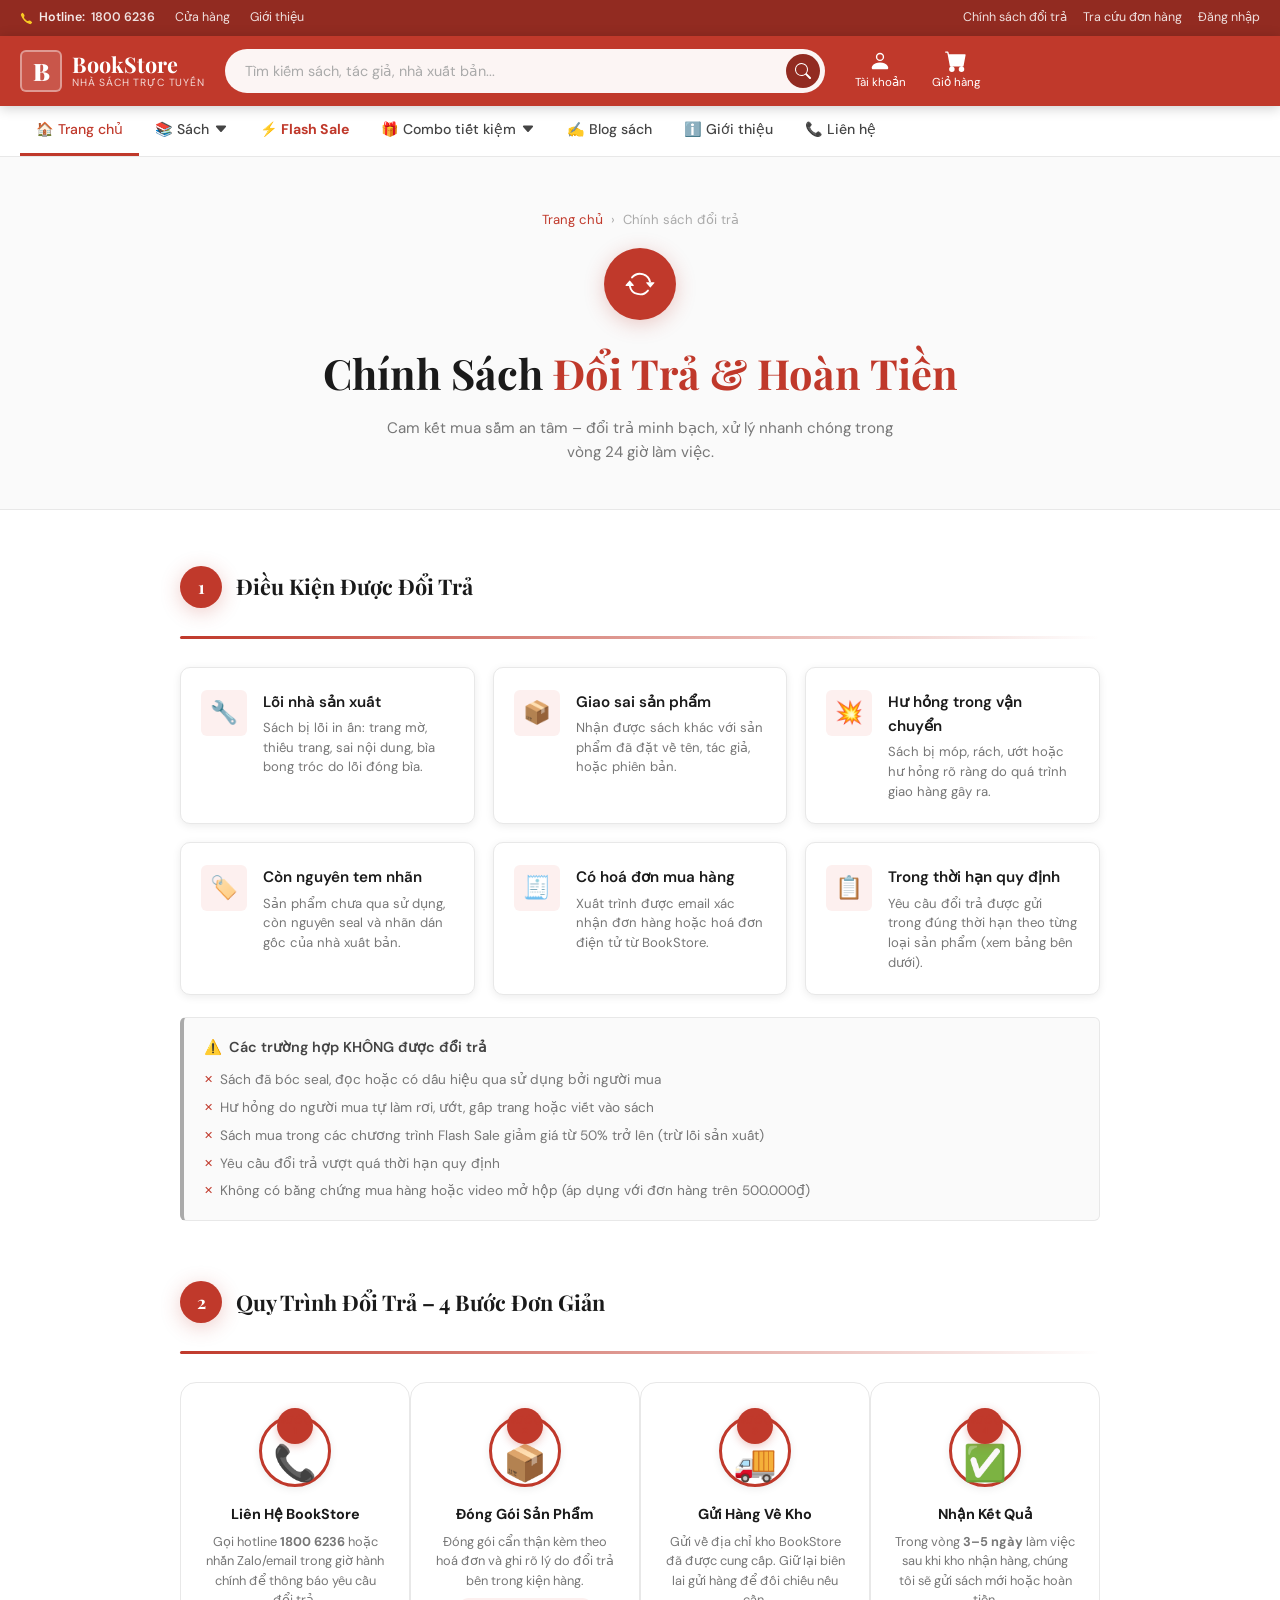
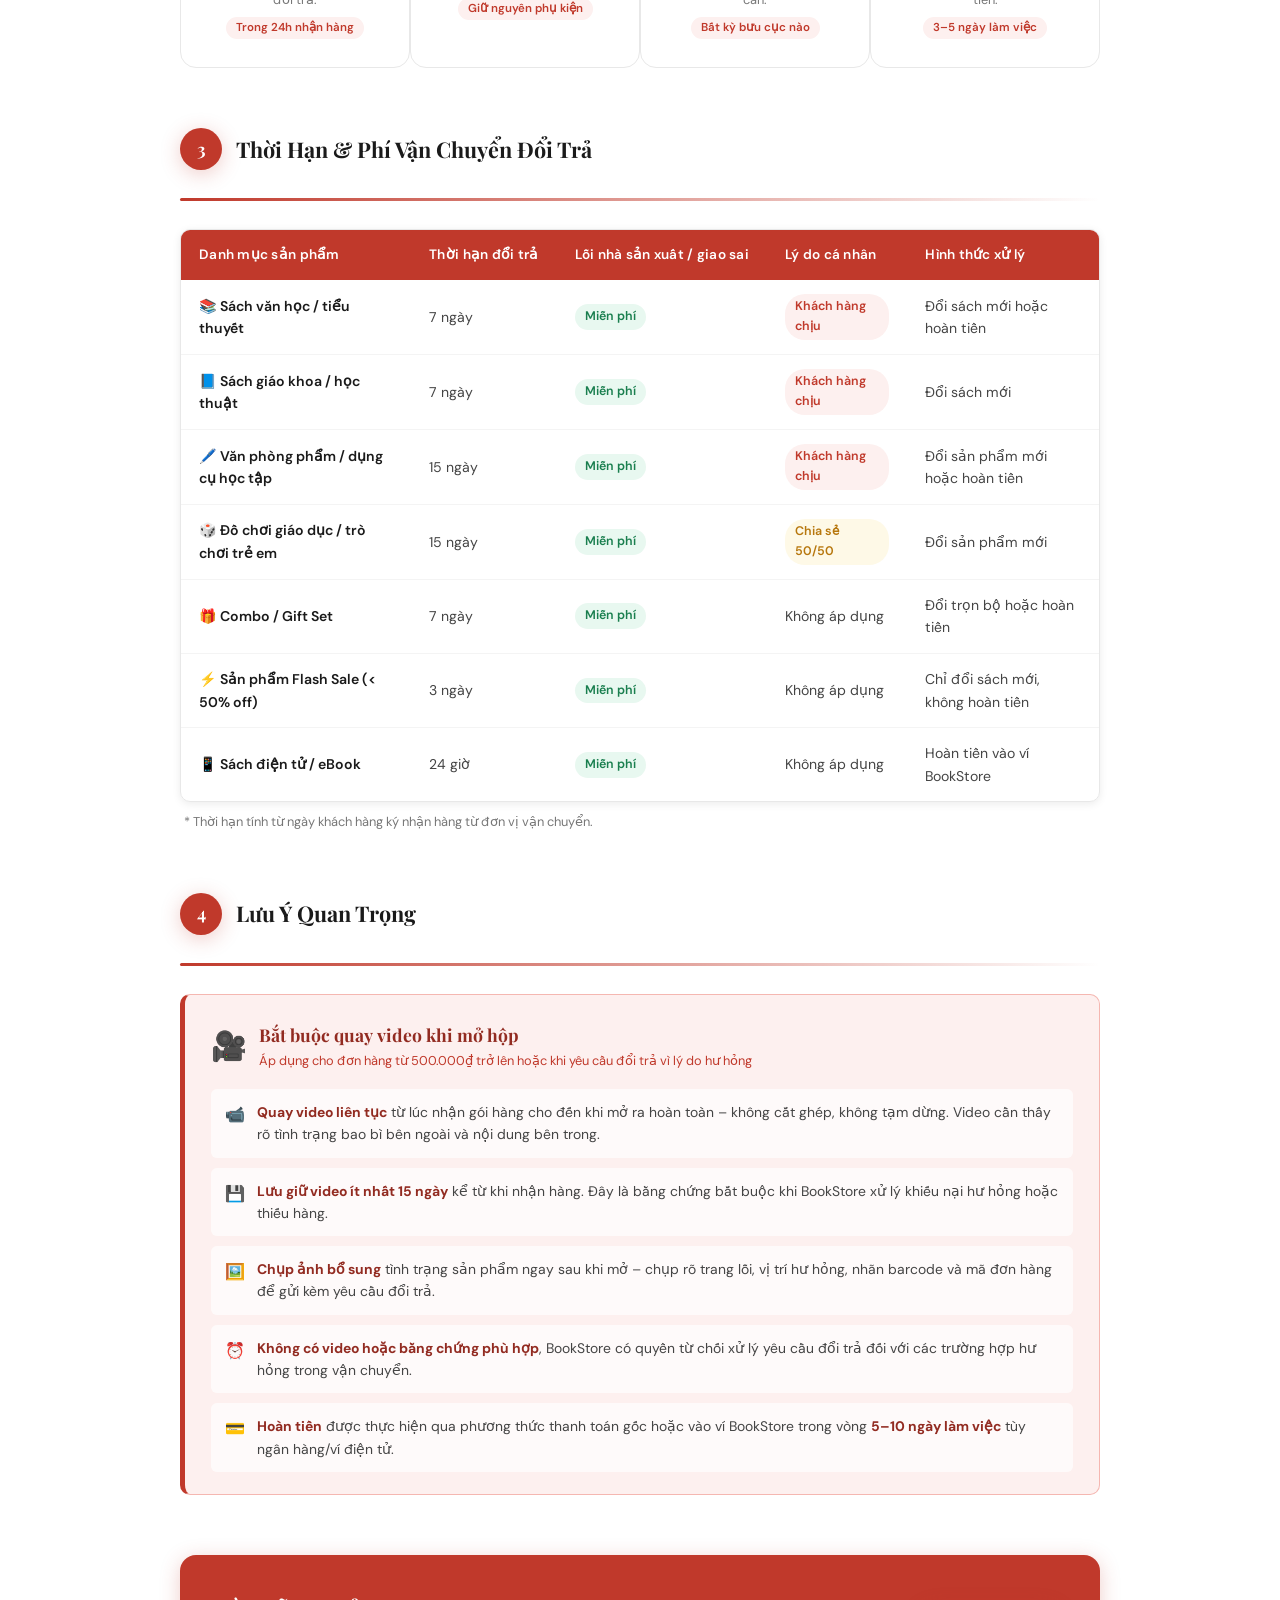
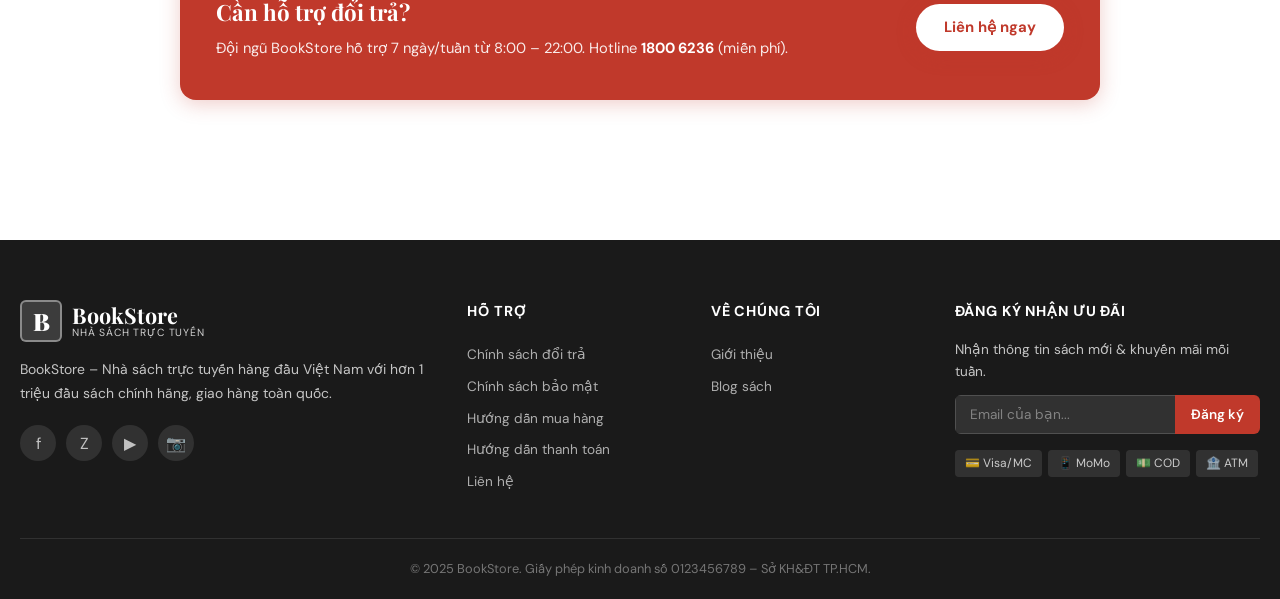
<file: return-policy.html>
<!DOCTYPE html>
<html lang="vi">
<head>
  <meta charset="UTF-8" />
  <meta name="viewport" content="width=device-width, initial-scale=1.0" />
  <title>Chính Sách Đổi Trả – BookStore</title>
  <link rel="stylesheet" href="styles.css" />
</head>
<body>

  <!-- Topbar -->
<div class="topbar">
  <div class="topbar-inner">
    <div class="topbar-left">
      <span class="topbar-hotline">
        <svg xmlns="http://www.w3.org/2000/svg" width="13" height="13" fill="currentColor" viewBox="0 0 16 16"><path d="M3.654 1.328a.678.678 0 0 0-1.015-.063L1.605 2.3c-.483.484-.661 1.169-.45 1.77a17.568 17.568 0 0 0 4.168 6.608 17.569 17.569 0 0 0 6.608 4.168c.601.211 1.286.033 1.77-.45l1.034-1.034a.678.678 0 0 0-.063-1.015l-2.307-1.794a.678.678 0 0 0-.58-.122l-2.19.547a1.745 1.745 0 0 1-1.657-.459L5.482 8.062a1.745 1.745 0 0 1-.46-1.657l.548-2.19a.678.678 0 0 0-.122-.58L3.654 1.328z"/></svg>
        Hotline: <a href="tel:18006236">1800 6236</a>
      </span>
      <a href="index.html">Cửa hàng</a>
      <a href="about.html">Giới thiệu</a>
    </div>
    <div class="topbar-right">
      <a href="return-policy.html">Chính sách đổi trả</a>
      <a href="order-lookup.html">Tra cứu đơn hàng</a>
      <a href="login-register.html">Đăng nhập</a>
    </div>
  </div>
</div>

  <!-- Header -->
<header class="main-header">
  <div class="header-inner">
    <button class="hamburger" aria-label="Menu"><span></span><span></span><span></span></button>
    <a href="index.html" class="logo">
      <div class="logo-icon">B</div>
      <div class="logo-text">BookStore<span>Nhà sách trực tuyến</span></div>
    </a>
    <div class="header-search">
      <input type="text" placeholder="Tìm kiếm sách, tác giả, nhà xuất bản..." autocomplete="off"/>
      <button class="search-btn" aria-label="Tìm kiếm">
        <svg xmlns="http://www.w3.org/2000/svg" width="16" height="16" fill="currentColor" viewBox="0 0 16 16"><path d="M11.742 10.344a6.5 6.5 0 1 0-1.397 1.398h-.001c.03.04.062.078.098.115l3.85 3.85a1 1 0 0 0 1.415-1.414l-3.85-3.85a1.007 1.007 0 0 0-.115-.099zm-5.242 1.656a5.5 5.5 0 1 1 0-11 5.5 5.5 0 0 1 0 11z"/></svg>
      </button>
    </div>
    <div class="header-icons">
      <a href="login-register.html" class="header-icon-btn">
        <svg xmlns="http://www.w3.org/2000/svg" width="22" height="22" fill="currentColor" viewBox="0 0 16 16"><path d="M8 8a3 3 0 1 0 0-6 3 3 0 0 0 0 6zm2-3a2 2 0 1 1-4 0 2 2 0 0 1 4 0zm4 8c0 1-1 1-1 1H3s-1 0-1-1 1-4 6-4 6 3 6 4z"/></svg>
        <span>Tài khoản</span>
      </a>
      <a href="cart.html" class="header-icon-btn" style="position:relative">
        <svg xmlns="http://www.w3.org/2000/svg" width="22" height="22" fill="currentColor" viewBox="0 0 16 16"><path d="M0 1.5A.5.5 0 0 1 .5 1H2a.5.5 0 0 1 .485.379L2.89 3H14.5a.5.5 0 0 1 .491.592l-1.5 8A.5.5 0 0 1 13 12H4a.5.5 0 0 1-.491-.408L2.01 3.607 1.61 2H.5a.5.5 0 0 1-.5-.5zM5 12a2 2 0 1 0 0 4 2 2 0 0 0 0-4zm7 0a2 2 0 1 0 0 4 2 2 0 0 0 0-4z"/></svg>
        <span class="cart-badge" style="display:none">0</span>
        <span>Giỏ hàng</span>
      </a>
    </div>
  </div>
</header>

  <!-- Nav -->
<nav class="main-nav">
  <div class="nav-inner">
    <div class="nav-item">
      <a href="index.html" class="nav-link active">🏠 Trang chủ</a>
    </div>
    <div class="nav-item">
      <a href="category.html" class="nav-link">
        📚 Sách
        <svg xmlns="http://www.w3.org/2000/svg" width="12" height="12" fill="currentColor" viewBox="0 0 16 16"><path d="M7.247 11.14L2.451 5.658C1.885 5.013 2.345 4 3.204 4h9.592a1 1 0 0 1 .753 1.659l-4.796 5.48a1 1 0 0 1-1.506 0z"/></svg>
      </a>
      <div class="mega-dropdown">
        <div class="mega-col">
          <h4>Văn học</h4>
          <a href="category.html">Tiểu thuyết</a>
          <a href="category.html">Truyện ngắn</a>
          <a href="category.html">Thơ ca</a>
          <a href="category.html">Văn học dịch</a>
          <a href="category.html">Văn học Việt Nam</a>
        </div>
        <div class="mega-col">
          <h4>Kinh tế - Kinh doanh</h4>
          <a href="category.html">Quản trị kinh doanh</a>
          <a href="category.html">Marketing</a>
          <a href="category.html">Tài chính - Kế toán</a>
          <a href="category.html">Khởi nghiệp</a>
          <a href="category.html">Phát triển bản thân</a>
        </div>
        <div class="mega-col">
          <h4>Thiếu nhi</h4>
          <a href="category.html">Truyện tranh</a>
          <a href="category.html">Truyện cổ tích</a>
          <a href="category.html">Sách tô màu</a>
          <a href="category.html">Học tiếng Anh</a>
        </div>
        <div class="mega-col">
          <h4>Khoa học</h4>
          <a href="category.html">Công nghệ thông tin</a>
          <a href="category.html">Y học</a>
          <a href="category.html">Tâm lý học</a>
          <a href="category.html">Lịch sử</a>
        </div>
      </div>
    </div>
    <div class="nav-item">
      <a href="flash-sale.html" class="nav-link" style="color:var(--red);font-weight:700">⚡ Flash Sale</a>
    </div>
    <div class="nav-item">
      <a href="#" class="nav-link">
        🎁 Combo tiết kiệm
        <svg xmlns="http://www.w3.org/2000/svg" width="12" height="12" fill="currentColor" viewBox="0 0 16 16"><path d="M7.247 11.14L2.451 5.658C1.885 5.013 2.345 4 3.204 4h9.592a1 1 0 0 1 .753 1.659l-4.796 5.48a1 1 0 0 1-1.506 0z"/></svg>
      </a>
      <div class="simple-dropdown">
        <a href="#">Combo 2 cuốn</a>
        <a href="#">Combo 3 cuốn</a>
        <a href="#">Combo tặng kèm</a>
      </div>
    </div>
    <div class="nav-item"><a href="blog.html" class="nav-link">✍️ Blog sách</a></div>
    <div class="nav-item"><a href="about.html" class="nav-link">ℹ️ Giới thiệu</a></div>
    <div class="nav-item"><a href="contact.html" class="nav-link">📞 Liên hệ</a></div>
  </div>
</nav>

  <!-- Mobile menu -->
<div class="mobile-overlay"></div>
<div class="mobile-menu">
  <div class="mobile-menu-header">
    <h3>📚 BookStore Menu</h3>
    <button class="mobile-close">✕</button>
  </div>
  <div class="mobile-menu-items">
    <a href="index.html">🏠 Trang chủ</a>
    <a href="category.html">📚 Tất cả sách</a>
    <a href="flash-sale.html">⚡ Flash Sale</a>
    <a href="cart.html">🛒 Giỏ hàng</a>
    <a href="blog.html">✍️ Blog sách</a>
    <a href="about.html">ℹ️ Giới thiệu</a>
    <a href="contact.html">📞 Liên hệ</a>
    <a href="login-register.html">👤 Đăng nhập</a>
  </div>
</div>

  <!-- ============================================================
       MAIN CONTENT
       ============================================================ -->
  <main>

    <!-- Part 1: Banner -->
    <section class="policy-banner">
      <div class="policy-banner__breadcrumb">
        <a href="index.html">Trang chủ</a>
        <span>›</span>
        <span>Chính sách đổi trả</span>
      </div>
      <div class="policy-banner__icon" aria-hidden="true">
        <svg xmlns="http://www.w3.org/2000/svg" width="30" height="30" fill="currentColor" viewBox="0 0 16 16">
          <path d="M11.534 7h3.932a.25.25 0 0 1 .192.41l-1.966 2.36a.25.25 0 0 1-.384 0l-1.966-2.36a.25.25 0 0 1 .192-.41zm-11 2h3.932a.25.25 0 0 0 .192-.41L2.692 6.23a.25.25 0 0 0-.384 0L.342 8.59A.25.25 0 0 0 .534 9z"/>
          <path fill-rule="evenodd" d="M8 3c-1.552 0-2.94.707-3.857 1.818a.5.5 0 1 1-.771-.636A6.002 6.002 0 0 1 13.917 7H12.9A5.002 5.002 0 0 0 8 3zM3.1 9a5.002 5.002 0 0 0 8.757 2.182.5.5 0 1 1 .771.636A6.002 6.002 0 0 1 2.083 9H3.1z"/>
        </svg>
      </div>
      <h1 class="policy-banner__title">Chính Sách <span>Đổi Trả & Hoàn Tiền</span></h1>
      <p class="policy-banner__subtitle">Cam kết mua sắm an tâm – đổi trả minh bạch, xử lý nhanh chóng trong vòng 24 giờ làm việc.</p>
    </section>

    <div class="policy-body">

      <!-- Part 2: Return Conditions -->
      <section class="policy-section">
        <div class="policy-section__head">
          <div class="policy-section__num">1</div>
          <h2 class="policy-section__title">Điều Kiện Được Đổi Trả</h2>
        </div>
        <hr class="policy-section__divider" />

        <div class="condition-grid">
          <div class="condition-card">
            <div class="condition-card__icon">🔧</div>
            <div>
              <div class="condition-card__title">Lỗi nhà sản xuất</div>
              <div class="condition-card__desc">Sách bị lỗi in ấn: trang mờ, thiếu trang, sai nội dung, bìa bong tróc do lỗi đóng bìa.</div>
            </div>
          </div>
          <div class="condition-card">
            <div class="condition-card__icon">📦</div>
            <div>
              <div class="condition-card__title">Giao sai sản phẩm</div>
              <div class="condition-card__desc">Nhận được sách khác với sản phẩm đã đặt về tên, tác giả, hoặc phiên bản.</div>
            </div>
          </div>
          <div class="condition-card">
            <div class="condition-card__icon">💥</div>
            <div>
              <div class="condition-card__title">Hư hỏng trong vận chuyển</div>
              <div class="condition-card__desc">Sách bị móp, rách, ướt hoặc hư hỏng rõ ràng do quá trình giao hàng gây ra.</div>
            </div>
          </div>
          <div class="condition-card">
            <div class="condition-card__icon">🏷️</div>
            <div>
              <div class="condition-card__title">Còn nguyên tem nhãn</div>
              <div class="condition-card__desc">Sản phẩm chưa qua sử dụng, còn nguyên seal và nhãn dán gốc của nhà xuất bản.</div>
            </div>
          </div>
          <div class="condition-card">
            <div class="condition-card__icon">🧾</div>
            <div>
              <div class="condition-card__title">Có hoá đơn mua hàng</div>
              <div class="condition-card__desc">Xuất trình được email xác nhận đơn hàng hoặc hoá đơn điện tử từ BookStore.</div>
            </div>
          </div>
          <div class="condition-card">
            <div class="condition-card__icon">📋</div>
            <div>
              <div class="condition-card__title">Trong thời hạn quy định</div>
              <div class="condition-card__desc">Yêu cầu đổi trả được gửi trong đúng thời hạn theo từng loại sản phẩm (xem bảng bên dưới).</div>
            </div>
          </div>
        </div>

        <div class="exclusion-box">
          <div class="exclusion-box__title">
            <span>⚠️</span> Các trường hợp KHÔNG được đổi trả
          </div>
          <ul>
            <li>Sách đã bóc seal, đọc hoặc có dấu hiệu qua sử dụng bởi người mua</li>
            <li>Hư hỏng do người mua tự làm rơi, ướt, gấp trang hoặc viết vào sách</li>
            <li>Sách mua trong các chương trình Flash Sale giảm giá từ 50% trở lên (trừ lỗi sản xuất)</li>
            <li>Yêu cầu đổi trả vượt quá thời hạn quy định</li>
            <li>Không có bằng chứng mua hàng hoặc video mở hộp (áp dụng với đơn hàng trên 500.000₫)</li>
          </ul>
        </div>
      </section>

      <!-- Part 3: Return Process -->
      <section class="policy-section">
        <div class="policy-section__head">
          <div class="policy-section__num">2</div>
          <h2 class="policy-section__title">Quy Trình Đổi Trả – 4 Bước Đơn Giản</h2>
        </div>
        <hr class="policy-section__divider" />

        <div class="steps-wrapper">
          <div class="step-card">
            <div class="step-card__bubble">
              <div class="step-num">Bước 1</div>
              <div class="step-icon">📞</div>
            </div>
            <div class="step-card__title">Liên Hệ BookStore</div>
            <div class="step-card__desc">Gọi hotline <strong>1800 6236</strong> hoặc nhắn Zalo/email trong giờ hành chính để thông báo yêu cầu đổi trả.</div>
            <span class="step-card__tag">Trong 24h nhận hàng</span>
          </div>
          <div class="step-card">
            <div class="step-card__bubble">
              <div class="step-num">Bước 2</div>
              <div class="step-icon">📦</div>
            </div>
            <div class="step-card__title">Đóng Gói Sản Phẩm</div>
            <div class="step-card__desc">Đóng gói cẩn thận kèm theo hoá đơn và ghi rõ lý do đổi trả bên trong kiện hàng.</div>
            <span class="step-card__tag">Giữ nguyên phụ kiện</span>
          </div>
          <div class="step-card">
            <div class="step-card__bubble">
              <div class="step-num">Bước 3</div>
              <div class="step-icon">🚚</div>
            </div>
            <div class="step-card__title">Gửi Hàng Về Kho</div>
            <div class="step-card__desc">Gửi về địa chỉ kho BookStore đã được cung cấp. Giữ lại biên lai gửi hàng để đối chiếu nếu cần.</div>
            <span class="step-card__tag">Bất kỳ bưu cục nào</span>
          </div>
          <div class="step-card">
            <div class="step-card__bubble">
              <div class="step-num">Bước 4</div>
              <div class="step-icon">✅</div>
            </div>
            <div class="step-card__title">Nhận Kết Quả</div>
            <div class="step-card__desc">Trong vòng <strong>3–5 ngày</strong> làm việc sau khi kho nhận hàng, chúng tôi sẽ gửi sách mới hoặc hoàn tiền.</div>
            <span class="step-card__tag">3–5 ngày làm việc</span>
          </div>
        </div>
      </section>

      <!-- Part 4: Time & Fees Table -->
      <section class="policy-section">
        <div class="policy-section__head">
          <div class="policy-section__num">3</div>
          <h2 class="policy-section__title">Thời Hạn & Phí Vận Chuyển Đổi Trả</h2>
        </div>
        <hr class="policy-section__divider" />

        <div class="policy-table-wrap">
          <table class="policy-table">
            <thead>
              <tr>
                <th>Danh mục sản phẩm</th>
                <th>Thời hạn đổi trả</th>
                <th>Lỗi nhà sản xuất / giao sai</th>
                <th>Lý do cá nhân</th>
                <th>Hình thức xử lý</th>
              </tr>
            </thead>
            <tbody>
              <tr>
                <td>📚 Sách văn học / tiểu thuyết</td>
                <td>7 ngày</td>
                <td><span class="tag-free">Miễn phí</span></td>
                <td><span class="tag-customer">Khách hàng chịu</span></td>
                <td>Đổi sách mới hoặc hoàn tiền</td>
              </tr>
              <tr>
                <td>📘 Sách giáo khoa / học thuật</td>
                <td>7 ngày</td>
                <td><span class="tag-free">Miễn phí</span></td>
                <td><span class="tag-customer">Khách hàng chịu</span></td>
                <td>Đổi sách mới</td>
              </tr>
              <tr>
                <td>🖊️ Văn phòng phẩm / dụng cụ học tập</td>
                <td>15 ngày</td>
                <td><span class="tag-free">Miễn phí</span></td>
                <td><span class="tag-customer">Khách hàng chịu</span></td>
                <td>Đổi sản phẩm mới hoặc hoàn tiền</td>
              </tr>
              <tr>
                <td>🎲 Đồ chơi giáo dục / trò chơi trẻ em</td>
                <td>15 ngày</td>
                <td><span class="tag-free">Miễn phí</span></td>
                <td><span class="tag-shared">Chia sẻ 50/50</span></td>
                <td>Đổi sản phẩm mới</td>
              </tr>
              <tr>
                <td>🎁 Combo / Gift Set</td>
                <td>7 ngày</td>
                <td><span class="tag-free">Miễn phí</span></td>
                <td>Không áp dụng</td>
                <td>Đổi trọn bộ hoặc hoàn tiền</td>
              </tr>
              <tr>
                <td>⚡ Sản phẩm Flash Sale (&lt; 50% off)</td>
                <td>3 ngày</td>
                <td><span class="tag-free">Miễn phí</span></td>
                <td>Không áp dụng</td>
                <td>Chỉ đổi sách mới, không hoàn tiền</td>
              </tr>
              <tr>
                <td>📱 Sách điện tử / eBook</td>
                <td>24 giờ</td>
                <td><span class="tag-free">Miễn phí</span></td>
                <td>Không áp dụng</td>
                <td>Hoàn tiền vào ví BookStore</td>
              </tr>
            </tbody>
          </table>
        </div>
        <p style="font-size:0.8rem;color:var(--gray-500);margin-top:10px;padding-left:4px;">
          * Thời hạn tính từ ngày khách hàng ký nhận hàng từ đơn vị vận chuyển.
        </p>
      </section>

      <!-- Part 5: Important Notes -->
      <section class="policy-section">
        <div class="policy-section__head">
          <div class="policy-section__num">4</div>
          <h2 class="policy-section__title">Lưu Ý Quan Trọng</h2>
        </div>
        <hr class="policy-section__divider" />

        <div class="alert-box" role="alert">
          <div class="alert-box__header">
            <div class="alert-box__icon">🎥</div>
            <div class="alert-box__title">
              Bắt buộc quay video khi mở hộp
              <small>Áp dụng cho đơn hàng từ 500.000₫ trở lên hoặc khi yêu cầu đổi trả vì lý do hư hỏng</small>
            </div>
          </div>
          <div class="alert-notes">
            <div class="alert-note">
              <div class="alert-note__icon">📹</div>
              <div><strong>Quay video liên tục</strong> từ lúc nhận gói hàng cho đến khi mở ra hoàn toàn – không cắt ghép, không tạm dừng. Video cần thấy rõ tình trạng bao bì bên ngoài và nội dung bên trong.</div>
            </div>
            <div class="alert-note">
              <div class="alert-note__icon">💾</div>
              <div><strong>Lưu giữ video ít nhất 15 ngày</strong> kể từ khi nhận hàng. Đây là bằng chứng bắt buộc khi BookStore xử lý khiếu nại hư hỏng hoặc thiếu hàng.</div>
            </div>
            <div class="alert-note">
              <div class="alert-note__icon">🖼️</div>
              <div><strong>Chụp ảnh bổ sung</strong> tình trạng sản phẩm ngay sau khi mở – chụp rõ trang lỗi, vị trí hư hỏng, nhãn barcode và mã đơn hàng để gửi kèm yêu cầu đổi trả.</div>
            </div>
            <div class="alert-note">
              <div class="alert-note__icon">⏰</div>
              <div><strong>Không có video hoặc bằng chứng phù hợp</strong>, BookStore có quyền từ chối xử lý yêu cầu đổi trả đối với các trường hợp hư hỏng trong vận chuyển.</div>
            </div>
            <div class="alert-note">
              <div class="alert-note__icon">💳</div>
              <div><strong>Hoàn tiền</strong> được thực hiện qua phương thức thanh toán gốc hoặc vào ví BookStore trong vòng <strong>5–10 ngày làm việc</strong> tùy ngân hàng/ví điện tử.</div>
            </div>
          </div>
        </div>
      </section>

      <!-- CTA Strip -->
      <div class="cta-strip">
        <div class="cta-strip__text">
          <div class="cta-strip__title">Cần hỗ trợ đổi trả?</div>
          Đội ngũ BookStore hỗ trợ 7 ngày/tuần từ 8:00 – 22:00. Hotline <strong style="color:#fff">1800 6236</strong> (miễn phí).
        </div>
        <a href="contact.html" class="btn-primary">Liên hệ ngay</a>
      </div>

    </div><!-- /policy-body -->
  </main>

  <!-- Footer -->
<footer class="main-footer">
  <div class="container">
    <div class="footer-grid">
      <div class="footer-brand">
        <a href="index.html" class="logo" style="margin-bottom:16px"><div class="logo-icon">B</div><div class="logo-text">BookStore<span>Nhà sách trực tuyến</span></div></a>
        <p>BookStore – Nhà sách trực tuyến hàng đầu Việt Nam với hơn 1 triệu đầu sách chính hãng, giao hàng toàn quốc.</p>
        <div class="footer-socials">
          <a href="#" class="social-btn">f</a>
          <a href="#" class="social-btn">Z</a>
          <a href="#" class="social-btn">▶</a>
          <a href="#" class="social-btn">📷</a>
        </div>
      </div>
      <div class="footer-col">
        <h4>Hỗ trợ</h4>
        <a href="return-policy.html">Chính sách đổi trả</a>
        <a href="privacy-policy.html">Chính sách bảo mật</a>
        <a href="shopping-guide.html">Hướng dẫn mua hàng</a>
        <a href="payment-guide.html">Hướng dẫn thanh toán</a>
        <a href="contact.html">Liên hệ</a>
      </div>
      <div class="footer-col">
        <h4>Về chúng tôi</h4>
        <a href="about.html">Giới thiệu</a>
        <a href="blog.html">Blog sách</a>
      </div>
      <div class="footer-col">
        <h4>Đăng ký nhận ưu đãi</h4>
        <p style="font-size:.85rem;margin-bottom:10px">Nhận thông tin sách mới & khuyến mãi mỗi tuần.</p>
        <div class="newsletter-form">
          <input type="email" placeholder="Email của bạn..." />
          <button>Đăng ký</button>
        </div>
        <div style="margin-top:16px;display:flex;gap:6px;flex-wrap:wrap">
          <span style="background:rgba(255,255,255,.1);padding:4px 10px;border-radius:4px;font-size:.75rem">💳 Visa/MC</span>
          <span style="background:rgba(255,255,255,.1);padding:4px 10px;border-radius:4px;font-size:.75rem">📱 MoMo</span>
          <span style="background:rgba(255,255,255,.1);padding:4px 10px;border-radius:4px;font-size:.75rem">💵 COD</span>
          <span style="background:rgba(255,255,255,.1);padding:4px 10px;border-radius:4px;font-size:.75rem">🏦 ATM</span>
        </div>
      </div>
    </div>
  </div>
  <div class="footer-bottom">© 2025 BookStore. Giấy phép kinh doanh số 0123456789 – Sở KH&amp;ĐT TP.HCM.</div>
</footer>

  <!-- Bottom Nav -->
  <div id="bottom-nav-mount"></div>

  <!-- Scripts -->
<script src="books-data.js"></script>
<script src="components.js"></script>
<script src="main.js"></script>
</body>
</html>
</file>
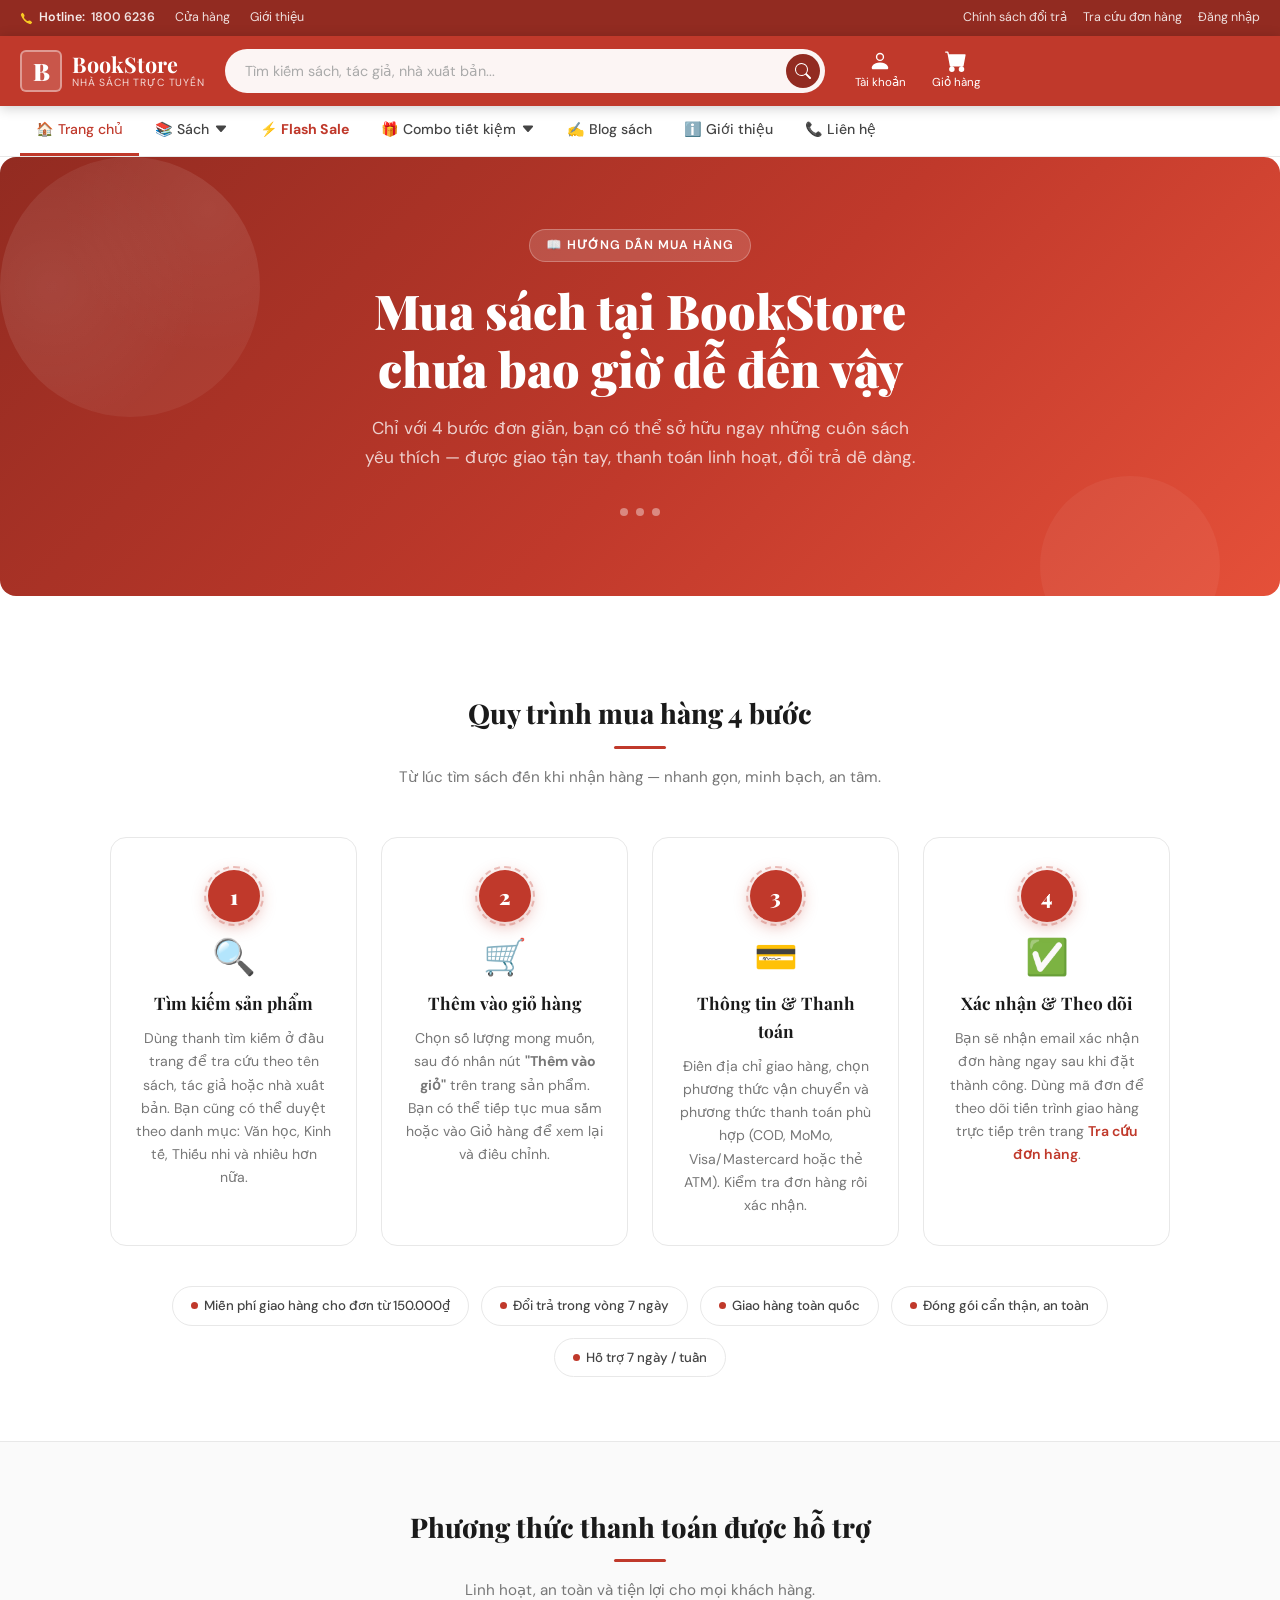
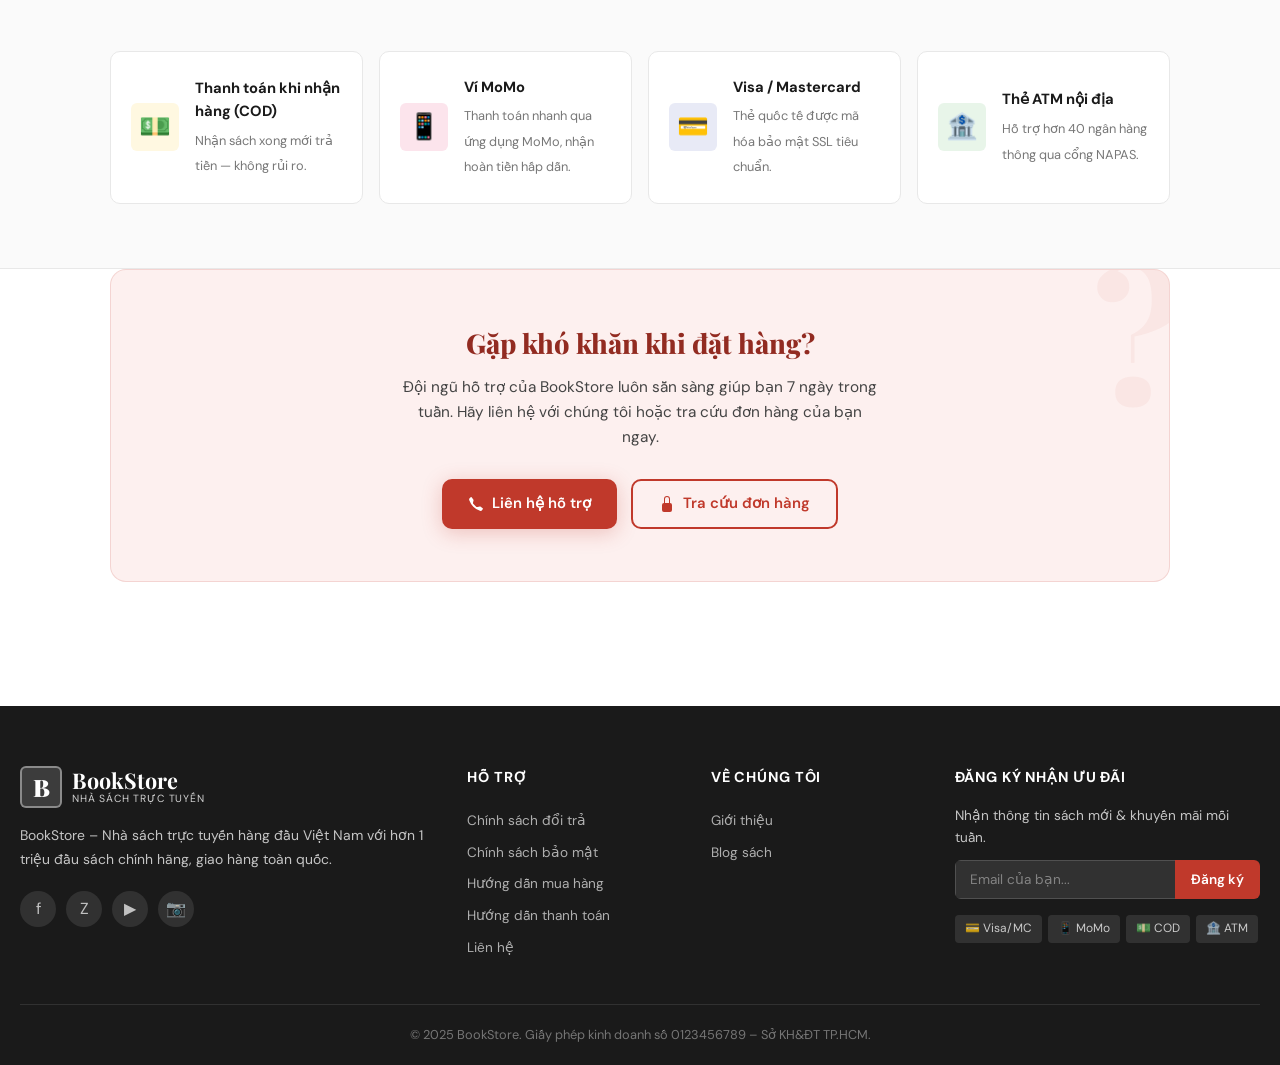
<file: shopping-guide.html>
<!DOCTYPE html>
<html lang="vi">
<head>
  <meta charset="UTF-8" />
  <meta name="viewport" content="width=device-width, initial-scale=1.0" />
  <title>Hướng Dẫn Mua Hàng – BookStore</title>
  <link rel="stylesheet" href="styles.css" />
</head>
<body>

  <!-- TOP BAR -->
<div class="topbar">
  <div class="topbar-inner">
    <div class="topbar-left">
      <span class="topbar-hotline">
        <svg xmlns="http://www.w3.org/2000/svg" width="13" height="13" fill="currentColor" viewBox="0 0 16 16"><path d="M3.654 1.328a.678.678 0 0 0-1.015-.063L1.605 2.3c-.483.484-.661 1.169-.45 1.77a17.568 17.568 0 0 0 4.168 6.608 17.569 17.569 0 0 0 6.608 4.168c.601.211 1.286.033 1.77-.45l1.034-1.034a.678.678 0 0 0-.063-1.015l-2.307-1.794a.678.678 0 0 0-.58-.122l-2.19.547a1.745 1.745 0 0 1-1.657-.459L5.482 8.062a1.745 1.745 0 0 1-.46-1.657l.548-2.19a.678.678 0 0 0-.122-.58L3.654 1.328z"/></svg>
        Hotline: <a href="tel:18006236">1800 6236</a>
      </span>
      <a href="index.html">Cửa hàng</a>
      <a href="about.html">Giới thiệu</a>
    </div>
    <div class="topbar-right">
      <a href="return-policy.html">Chính sách đổi trả</a>
      <a href="order-lookup.html">Tra cứu đơn hàng</a>
      <a href="login-register.html">Đăng nhập</a>
    </div>
  </div>
</div>

<!-- HEADER -->
<header class="main-header">
  <div class="header-inner">
    <button class="hamburger" aria-label="Menu"><span></span><span></span><span></span></button>
    <a href="index.html" class="logo">
      <div class="logo-icon">B</div>
      <div class="logo-text">BookStore<span>Nhà sách trực tuyến</span></div>
    </a>
    <div class="header-search">
      <input type="text" placeholder="Tìm kiếm sách, tác giả, nhà xuất bản..." autocomplete="off"/>
      <button class="search-btn" aria-label="Tìm kiếm">
        <svg xmlns="http://www.w3.org/2000/svg" width="16" height="16" fill="currentColor" viewBox="0 0 16 16"><path d="M11.742 10.344a6.5 6.5 0 1 0-1.397 1.398h-.001c.03.04.062.078.098.115l3.85 3.85a1 1 0 0 0 1.415-1.414l-3.85-3.85a1.007 1.007 0 0 0-.115-.099zm-5.242 1.656a5.5 5.5 0 1 1 0-11 5.5 5.5 0 0 1 0 11z"/></svg>
      </button>
    </div>
    <div class="header-icons">
      <a href="login-register.html" class="header-icon-btn">
        <svg xmlns="http://www.w3.org/2000/svg" width="22" height="22" fill="currentColor" viewBox="0 0 16 16"><path d="M8 8a3 3 0 1 0 0-6 3 3 0 0 0 0 6zm2-3a2 2 0 1 1-4 0 2 2 0 0 1 4 0zm4 8c0 1-1 1-1 1H3s-1 0-1-1 1-4 6-4 6 3 6 4z"/></svg>
        <span>Tài khoản</span>
      </a>
      <a href="cart.html" class="header-icon-btn" style="position:relative">
        <svg xmlns="http://www.w3.org/2000/svg" width="22" height="22" fill="currentColor" viewBox="0 0 16 16"><path d="M0 1.5A.5.5 0 0 1 .5 1H2a.5.5 0 0 1 .485.379L2.89 3H14.5a.5.5 0 0 1 .491.592l-1.5 8A.5.5 0 0 1 13 12H4a.5.5 0 0 1-.491-.408L2.01 3.607 1.61 2H.5a.5.5 0 0 1-.5-.5zM5 12a2 2 0 1 0 0 4 2 2 0 0 0 0-4zm7 0a2 2 0 1 0 0 4 2 2 0 0 0 0-4z"/></svg>
        <span class="cart-badge" style="display:none">0</span>
        <span>Giỏ hàng</span>
      </a>
    </div>
  </div>
</header>

<!-- NAVIGATION -->
<nav class="main-nav">
  <div class="nav-inner">
    <div class="nav-item">
      <a href="index.html" class="nav-link active">🏠 Trang chủ</a>
    </div>
    <div class="nav-item">
      <a href="category.html" class="nav-link">
        📚 Sách
        <svg xmlns="http://www.w3.org/2000/svg" width="12" height="12" fill="currentColor" viewBox="0 0 16 16"><path d="M7.247 11.14L2.451 5.658C1.885 5.013 2.345 4 3.204 4h9.592a1 1 0 0 1 .753 1.659l-4.796 5.48a1 1 0 0 1-1.506 0z"/></svg>
      </a>
      <div class="mega-dropdown">
        <div class="mega-col">
          <h4>Văn học</h4>
          <a href="category.html">Tiểu thuyết</a>
          <a href="category.html">Truyện ngắn</a>
          <a href="category.html">Thơ ca</a>
          <a href="category.html">Văn học dịch</a>
          <a href="category.html">Văn học Việt Nam</a>
        </div>
        <div class="mega-col">
          <h4>Kinh tế - Kinh doanh</h4>
          <a href="category.html">Quản trị kinh doanh</a>
          <a href="category.html">Marketing</a>
          <a href="category.html">Tài chính - Kế toán</a>
          <a href="category.html">Khởi nghiệp</a>
          <a href="category.html">Phát triển bản thân</a>
        </div>
        <div class="mega-col">
          <h4>Thiếu nhi</h4>
          <a href="category.html">Truyện tranh</a>
          <a href="category.html">Truyện cổ tích</a>
          <a href="category.html">Sách tô màu</a>
          <a href="category.html">Học tiếng Anh</a>
        </div>
        <div class="mega-col">
          <h4>Khoa học</h4>
          <a href="category.html">Công nghệ thông tin</a>
          <a href="category.html">Y học</a>
          <a href="category.html">Tâm lý học</a>
          <a href="category.html">Lịch sử</a>
        </div>
      </div>
    </div>
    <div class="nav-item">
      <a href="flash-sale.html" class="nav-link" style="color:var(--red);font-weight:700">⚡ Flash Sale</a>
    </div>
    <div class="nav-item">
      <a href="#" class="nav-link">
        🎁 Combo tiết kiệm
        <svg xmlns="http://www.w3.org/2000/svg" width="12" height="12" fill="currentColor" viewBox="0 0 16 16"><path d="M7.247 11.14L2.451 5.658C1.885 5.013 2.345 4 3.204 4h9.592a1 1 0 0 1 .753 1.659l-4.796 5.48a1 1 0 0 1-1.506 0z"/></svg>
      </a>
      <div class="simple-dropdown">
        <a href="#">Combo 2 cuốn</a>
        <a href="#">Combo 3 cuốn</a>
        <a href="#">Combo tặng kèm</a>
      </div>
    </div>
    <div class="nav-item"><a href="blog.html" class="nav-link">✍️ Blog sách</a></div>
    <div class="nav-item"><a href="about.html" class="nav-link">ℹ️ Giới thiệu</a></div>
    <div class="nav-item"><a href="contact.html" class="nav-link">📞 Liên hệ</a></div>
  </div>
</nav>

<!-- MOBILE OVERLAY + MENU -->
<div class="mobile-overlay"></div>
<div class="mobile-menu">
  <div class="mobile-menu-header">
    <h3>📚 BookStore Menu</h3>
    <button class="mobile-close">✕</button>
  </div>
  <div class="mobile-menu-items">
    <a href="index.html">🏠 Trang chủ</a>
    <a href="category.html">📚 Tất cả sách</a>
    <a href="flash-sale.html">⚡ Flash Sale</a>
    <a href="cart.html">🛒 Giỏ hàng</a>
    <a href="blog.html">✍️ Blog sách</a>
    <a href="about.html">ℹ️ Giới thiệu</a>
    <a href="contact.html">📞 Liên hệ</a>
    <a href="login-register.html">👤 Đăng nhập</a>
  </div>
</div>

  <!-- ============================================================
       HERO
       ============================================================ -->
  <section class="guide-hero">
    <div class="guide-hero-badge">
      📖 Hướng dẫn mua hàng
    </div>
    <h1>Mua sách tại BookStore<br>chưa bao giờ dễ đến vậy</h1>
    <p>Chỉ với 4 bước đơn giản, bạn có thể sở hữu ngay những cuốn sách yêu thích — được giao tận tay, thanh toán linh hoạt, đổi trả dễ dàng.</p>
    <div class="hero-scroll-hint">
      <span></span><span></span><span></span>
    </div>
  </section>

  <!-- ============================================================
       PART 2 – 4-STEP PROCESS
       ============================================================ -->
  <section class="guide-section">
    <h2 class="guide-section-title">Quy trình mua hàng 4 bước</h2>
    <div class="section-divider"></div>
    <p class="guide-section-sub">Từ lúc tìm sách đến khi nhận hàng — nhanh gọn, minh bạch, an tâm.</p>

    <div class="steps-grid-wrapper">
      <div class="steps-grid">

        <!-- Step 1 -->
        <div class="step-card">
          <div class="step-number">1</div>
          <span class="step-icon">🔍</span>
          <div class="step-title">Tìm kiếm sản phẩm</div>
          <p class="step-desc">Dùng thanh tìm kiếm ở đầu trang để tra cứu theo tên sách, tác giả hoặc nhà xuất bản. Bạn cũng có thể duyệt theo danh mục: Văn học, Kinh tế, Thiếu nhi và nhiều hơn nữa.</p>
        </div>

        <!-- Step 2 -->
        <div class="step-card">
          <div class="step-number">2</div>
          <span class="step-icon">🛒</span>
          <div class="step-title">Thêm vào giỏ hàng</div>
          <p class="step-desc">Chọn số lượng mong muốn, sau đó nhấn nút <strong>"Thêm vào giỏ"</strong> trên trang sản phẩm. Bạn có thể tiếp tục mua sắm hoặc vào Giỏ hàng để xem lại và điều chỉnh.</p>
        </div>

        <!-- Step 3 -->
        <div class="step-card">
          <div class="step-number">3</div>
          <span class="step-icon">💳</span>
          <div class="step-title">Thông tin & Thanh toán</div>
          <p class="step-desc">Điền địa chỉ giao hàng, chọn phương thức vận chuyển và phương thức thanh toán phù hợp (COD, MoMo, Visa/Mastercard hoặc thẻ ATM). Kiểm tra đơn hàng rồi xác nhận.</p>
        </div>

        <!-- Step 4 -->
        <div class="step-card">
          <div class="step-number">4</div>
          <span class="step-icon">✅</span>
          <div class="step-title">Xác nhận & Theo dõi</div>
          <p class="step-desc">Bạn sẽ nhận email xác nhận đơn hàng ngay sau khi đặt thành công. Dùng mã đơn để theo dõi tiến trình giao hàng trực tiếp trên trang <a href="order-lookup.html" style="color:var(--red);font-weight:600">Tra cứu đơn hàng</a>.</p>
        </div>

      </div>
    </div>

    <!-- Quick tips -->
    <div class="tips-strip">
      <div class="tip-pill"><span class="tip-dot"></span> Miễn phí giao hàng cho đơn từ 150.000₫</div>
      <div class="tip-pill"><span class="tip-dot"></span> Đổi trả trong vòng 7 ngày</div>
      <div class="tip-pill"><span class="tip-dot"></span> Giao hàng toàn quốc</div>
      <div class="tip-pill"><span class="tip-dot"></span> Đóng gói cẩn thận, an toàn</div>
      <div class="tip-pill"><span class="tip-dot"></span> Hỗ trợ 7 ngày / tuần</div>
    </div>
  </section>

  <!-- ============================================================
       PART 3 – PAYMENT METHODS
       ============================================================ -->
  <section class="payment-section">
    <div class="guide-section">
      <h2 class="guide-section-title">Phương thức thanh toán được hỗ trợ</h2>
      <div class="section-divider"></div>
      <p class="guide-section-sub">Linh hoạt, an toàn và tiện lợi cho mọi khách hàng.</p>

      <div class="payment-grid">
        <div class="payment-card">
          <div class="payment-icon cod">💵</div>
          <div class="payment-info">
            <strong>Thanh toán khi nhận hàng (COD)</strong>
            <span>Nhận sách xong mới trả tiền — không rủi ro.</span>
          </div>
        </div>
        <div class="payment-card">
          <div class="payment-icon momo">📱</div>
          <div class="payment-info">
            <strong>Ví MoMo</strong>
            <span>Thanh toán nhanh qua ứng dụng MoMo, nhận hoàn tiền hấp dẫn.</span>
          </div>
        </div>
        <div class="payment-card">
          <div class="payment-icon visa">💳</div>
          <div class="payment-info">
            <strong>Visa / Mastercard</strong>
            <span>Thẻ quốc tế được mã hóa bảo mật SSL tiêu chuẩn.</span>
          </div>
        </div>
        <div class="payment-card">
          <div class="payment-icon atm">🏦</div>
          <div class="payment-info">
            <strong>Thẻ ATM nội địa</strong>
            <span>Hỗ trợ hơn 40 ngân hàng thông qua cổng NAPAS.</span>
          </div>
        </div>
      </div>
    </div>
  </section>

  <!-- ============================================================
       PART 4 – SUPPORT CTA
       ============================================================ -->
  <section class="guide-section" style="padding-top: 0;">
    <div class="support-block">
      <h2>Gặp khó khăn khi đặt hàng?</h2>
      <p>Đội ngũ hỗ trợ của BookStore luôn sẵn sàng giúp bạn 7 ngày trong tuần. Hãy liên hệ với chúng tôi hoặc tra cứu đơn hàng của bạn ngay.</p>
      <div class="support-cta-group">
        <a href="contact.html" class="btn-primary">
          <svg xmlns="http://www.w3.org/2000/svg" width="16" height="16" fill="currentColor" viewBox="0 0 16 16"><path d="M3.654 1.328a.678.678 0 0 0-1.015-.063L1.605 2.3c-.483.484-.661 1.169-.45 1.77a17.568 17.568 0 0 0 4.168 6.608 17.569 17.569 0 0 0 6.608 4.168c.601.211 1.286.033 1.77-.45l1.034-1.034a.678.678 0 0 0-.063-1.015l-2.307-1.794a.678.678 0 0 0-.58-.122l-2.19.547a1.745 1.745 0 0 1-1.657-.459L5.482 8.062a1.745 1.745 0 0 1-.46-1.657l.548-2.19a.678.678 0 0 0-.122-.58L3.654 1.328z"/></svg>
          Liên hệ hỗ trợ
        </a>
        <a href="order-lookup.html" class="btn-outline-red">
          <svg xmlns="http://www.w3.org/2000/svg" width="16" height="16" fill="currentColor" viewBox="0 0 16 16"><path d="M8 1a2 2 0 0 1 2 2v4H6V3a2 2 0 0 1 2-2zm3 6V3a3 3 0 0 0-6 0v4a2 2 0 0 0-2 2v5a2 2 0 0 0 2 2h6a2 2 0 0 0 2-2V9a2 2 0 0 0-2-2z"/></svg>
          Tra cứu đơn hàng
        </a>
      </div>
    </div>
  </section>

<!-- FOOTER -->
<footer class="main-footer">
  <div class="container">
    <div class="footer-grid">
      <div class="footer-brand">
        <a href="index.html" class="logo" style="margin-bottom:16px"><div class="logo-icon">B</div><div class="logo-text">BookStore<span>Nhà sách trực tuyến</span></div></a>
        <p>BookStore – Nhà sách trực tuyến hàng đầu Việt Nam với hơn 1 triệu đầu sách chính hãng, giao hàng toàn quốc.</p>
        <div class="footer-socials">
          <a href="#" class="social-btn">f</a>
          <a href="#" class="social-btn">Z</a>
          <a href="#" class="social-btn">▶</a>
          <a href="#" class="social-btn">📷</a>
        </div>
      </div>
      <div class="footer-col">
        <h4>Hỗ trợ</h4>
        <a href="return-policy.html">Chính sách đổi trả</a>
        <a href="privacy-policy.html">Chính sách bảo mật</a>
        <a href="shopping-guide.html">Hướng dẫn mua hàng</a>
        <a href="payment-guide.html">Hướng dẫn thanh toán</a>
        <a href="contact.html">Liên hệ</a>
      </div>
      <div class="footer-col">
        <h4>Về chúng tôi</h4>
        <a href="about.html">Giới thiệu</a>
        <a href="blog.html">Blog sách</a>
      </div>
      <div class="footer-col">
        <h4>Đăng ký nhận ưu đãi</h4>
        <p style="font-size:.85rem;margin-bottom:10px">Nhận thông tin sách mới & khuyến mãi mỗi tuần.</p>
        <div class="newsletter-form">
          <input type="email" placeholder="Email của bạn..." />
          <button>Đăng ký</button>
        </div>
        <div style="margin-top:16px;display:flex;gap:6px;flex-wrap:wrap">
          <span style="background:rgba(255,255,255,.1);padding:4px 10px;border-radius:4px;font-size:.75rem">💳 Visa/MC</span>
          <span style="background:rgba(255,255,255,.1);padding:4px 10px;border-radius:4px;font-size:.75rem">📱 MoMo</span>
          <span style="background:rgba(255,255,255,.1);padding:4px 10px;border-radius:4px;font-size:.75rem">💵 COD</span>
          <span style="background:rgba(255,255,255,.1);padding:4px 10px;border-radius:4px;font-size:.75rem">🏦 ATM</span>
        </div>
      </div>
    </div>
  </div>
  <div class="footer-bottom">© 2025 BookStore. Giấy phép kinh doanh số 0123456789 – Sở KH&amp;ĐT TP.HCM.</div>
</footer>

<!-- BOTTOM NAV (MOBILE) -->
<nav class="bottom-nav">
  <div class="bottom-nav-inner">
    <a href="index.html" class="bottom-nav-item active">
      <svg xmlns="http://www.w3.org/2000/svg" width="22" height="22" fill="currentColor" viewBox="0 0 16 16"><path d="M8.354 1.146a.5.5 0 0 0-.708 0l-6 6-.093.1V14.5a.5.5 0 0 0 .5.5h4a.5.5 0 0 0 .5-.5V10h2v4.5a.5.5 0 0 0 .5.5h4a.5.5 0 0 0 .5-.5V7.246l-.093-.1-6-6z"/></svg>
      <span>Trang chủ</span>
    </a>
    <a href="category.html" class="bottom-nav-item">
      <svg xmlns="http://www.w3.org/2000/svg" width="22" height="22" fill="currentColor" viewBox="0 0 16 16"><path d="M1 2.5A1.5 1.5 0 0 1 2.5 1h3A1.5 1.5 0 0 1 7 2.5v3A1.5 1.5 0 0 1 5.5 7h-3A1.5 1.5 0 0 1 1 5.5v-3zm8 0A1.5 1.5 0 0 1 10.5 1h3A1.5 1.5 0 0 1 15 2.5v3A1.5 1.5 0 0 1 13.5 7h-3A1.5 1.5 0 0 1 9 5.5v-3zm-8 8A1.5 1.5 0 0 1 2.5 9h3A1.5 1.5 0 0 1 7 10.5v3A1.5 1.5 0 0 1 5.5 15h-3A1.5 1.5 0 0 1 1 13.5v-3zm8 0A1.5 1.5 0 0 1 10.5 9h3a1.5 1.5 0 0 1 1.5 1.5v3a1.5 1.5 0 0 1-1.5 1.5h-3A1.5 1.5 0 0 1 9 13.5v-3z"/></svg>
      <span>Danh mục</span>
    </a>
    <a href="flash-sale.html" class="bottom-nav-item" style="color:var(--red)">
      <svg xmlns="http://www.w3.org/2000/svg" width="22" height="22" fill="currentColor" viewBox="0 0 16 16"><path d="M11.251.068a.5.5 0 0 1 .227.58L9.677 6.5H13a.5.5 0 0 1 .364.843l-8 8.5a.5.5 0 0 1-.842-.49L6.323 9.5H3a.5.5 0 0 1-.364-.843l8-8.5a.5.5 0 0 1 .615-.09z"/></svg>
      <span>Flash Sale</span>
    </a>
    <a href="cart.html" class="bottom-nav-item" style="position:relative">
      <svg xmlns="http://www.w3.org/2000/svg" width="22" height="22" fill="currentColor" viewBox="0 0 16 16"><path d="M0 1.5A.5.5 0 0 1 .5 1H2a.5.5 0 0 1 .485.379L2.89 3H14.5a.5.5 0 0 1 .491.592l-1.5 8A.5.5 0 0 1 13 12H4a.5.5 0 0 1-.491-.408L2.01 3.607 1.61 2H.5a.5.5 0 0 1-.5-.5zM5 12a2 2 0 1 0 0 4 2 2 0 0 0 0-4zm7 0a2 2 0 1 0 0 4 2 2 0 0 0 0-4z"/></svg>
      <span class="bnav-badge" style="display:none">0</span>
      <span>Giỏ hàng</span>
    </a>
    <a href="login-register.html" class="bottom-nav-item">
      <svg xmlns="http://www.w3.org/2000/svg" width="22" height="22" fill="currentColor" viewBox="0 0 16 16"><path d="M8 8a3 3 0 1 0 0-6 3 3 0 0 0 0 6zm2-3a2 2 0 1 1-4 0 2 2 0 0 1 4 0zm4 8c0 1-1 1-1 1H3s-1 0-1-1 1-4 6-4 6 3 6 4z"/></svg>
      <span>Tài khoản</span>
    </a>
  </div>
</nav>
  <!-- Scripts -->
<script src="books-data.js"></script>
<script src="components.js"></script>
<script src="main.js"></script>
</body>
</html>
</file>
<file: styles.css>
/* ============================================================
   BOOKSTORE - GLOBAL STYLES
   Theme: Dark Red + White + Light Gray (Fahasa-inspired)
   ============================================================ */

@import url('https://fonts.googleapis.com/css2?family=Playfair+Display:wght@400;600;700;900&family=DM+Sans:wght@300;400;500;600;700&display=swap');

/* --- CSS Variables --- */
:root {
  --red: #c0392b;
  --red-dark: #922b21;
  --red-light: #e74c3c;
  --red-pale: #fdf0ef;
  --gold: #d4a017;
  --white: #ffffff;
  --gray-50: #fafafa;
  --gray-100: #f4f4f4;
  --gray-200: #e8e8e8;
  --gray-300: #d0d0d0;
  --gray-400: #aaaaaa;
  --gray-500: #777777;
  --gray-700: #444444;
  --gray-900: #1a1a1a;
  --shadow-sm: 0 2px 8px rgba(0,0,0,0.08);
  --shadow-md: 0 4px 20px rgba(0,0,0,0.12);
  --shadow-lg: 0 8px 40px rgba(0,0,0,0.16);
  --shadow-red: 0 4px 20px rgba(192,57,43,0.25);
  --radius-sm: 6px;
  --radius-md: 10px;
  --radius-lg: 16px;
  --transition: 0.25s ease;
  --font-display: 'Playfair Display', Georgia, serif;
  --font-body: 'DM Sans', -apple-system, sans-serif;
  --header-height: 70px;
  --topbar-height: 36px;
}

/* --- Reset --- */
*, *::before, *::after { box-sizing: border-box; margin: 0; padding: 0; }
html { scroll-behavior: smooth; font-size: 16px; }
/* Reset body overflow for mobile */
body {
  font-family: var(--font-body);
  color: var(--gray-900);
  background: var(--white);
  line-height: 1.6;
  overflow-x: hidden;
}
a { text-decoration: none; color: inherit; }
ul { list-style: none; }
img { max-width: 100%; display: block; }
button { cursor: pointer; border: none; background: none; font-family: inherit; }
input, select, textarea { font-family: inherit; }

/* ============================================================
   TOP BAR
   ============================================================ */
.topbar {
  background: var(--red-dark);
  color: rgba(255,255,255,0.9);
  font-size: 0.78rem;
  height: var(--topbar-height);
  display: flex;
  align-items: center;
}
.topbar-inner {
  max-width: 1280px;
  margin: 0 auto;
  padding: 0 20px;
  width: 100%;
  display: flex;
  justify-content: space-between;
  align-items: center;
}
.topbar a { color: rgba(255,255,255,0.85); transition: color var(--transition); }
.topbar a:hover { color: #fff; }
.topbar-left { display: flex; align-items: center; gap: 20px; }
.topbar-right { display: flex; align-items: center; gap: 16px; }
.topbar-hotline { display: flex; align-items: center; gap: 6px; font-weight: 600; }
.topbar-hotline svg { color: #f9ca24; }

/* ============================================================
   STICKY HEADER
   ============================================================ */
.main-header {
  position: sticky;
  top: 0;
  z-index: 1000;
  background: var(--red);
  box-shadow: 0 2px 12px rgba(0,0,0,0.2);
  height: var(--header-height);
}
.header-inner {
  max-width: 1280px;
  margin: 0 auto;
  padding: 0 20px;
  height: 100%;
  display: flex;
  align-items: center;
  gap: 20px;
}
.logo {
  flex-shrink: 0;
  display: flex;
  align-items: center;
  gap: 10px;
  color: #fff;
}
.logo-icon {
  width: 42px;
  height: 42px;
  background: rgba(255,255,255,0.15);
  border: 2px solid rgba(255,255,255,0.4);
  border-radius: var(--radius-sm);
  display: flex;
  align-items: center;
  justify-content: center;
  font-family: var(--font-display);
  font-size: 1.5rem;
  font-weight: 900;
  color: #fff;
}
.logo-text { font-family: var(--font-display); font-size: 1.35rem; font-weight: 700; line-height: 1.1; }
.logo-text span { display: block; font-size: 0.65rem; font-family: var(--font-body); font-weight: 400; opacity: 0.8; letter-spacing: 0.08em; text-transform: uppercase; }

/* Search */
.header-search {
  flex: 1;
  max-width: 600px;
  position: relative;
}
.header-search input {
  width: 100%;
  height: 44px;
  border: none;
  border-radius: 22px;
  padding: 0 50px 0 20px;
  font-size: 0.9rem;
  outline: none;
  background: rgba(255,255,255,0.95);
  color: var(--gray-900);
}
.header-search input::placeholder { color: var(--gray-400); }
.search-btn {
  position: absolute;
  right: 5px;
  top: 50%;
  transform: translateY(-50%);
  width: 34px;
  height: 34px;
  background: var(--red-dark);
  border-radius: 50%;
  display: flex;
  align-items: center;
  justify-content: center;
  color: #fff;
  transition: background var(--transition);
}
.search-btn:hover { background: var(--gray-900); }

/* Header icons */
.header-icons {
  display: flex;
  align-items: center;
  gap: 6px;
  flex-shrink: 0;
}
.header-icon-btn {
  display: flex;
  flex-direction: column;
  align-items: center;
  gap: 2px;
  padding: 6px 10px;
  border-radius: var(--radius-sm);
  color: #fff;
  transition: background var(--transition);
  position: relative;
  font-size: 0.72rem;
  white-space: nowrap;
}
.header-icon-btn:hover { background: rgba(255,255,255,0.15); }
.header-icon-btn svg { width: 22px; height: 22px; }
.cart-badge {
  position: absolute;
  top: 2px;
  right: 6px;
  background: var(--gold);
  color: #fff;
  font-size: 0.65rem;
  font-weight: 700;
  min-width: 18px;
  height: 18px;
  border-radius: 9px;
  display: flex;
  align-items: center;
  justify-content: center;
  padding: 0 4px;
}

/* Hamburger */
.hamburger {
  display: none;
  flex-direction: column;
  gap: 5px;
  padding: 8px;
  cursor: pointer;
}
.hamburger span {
  width: 24px;
  height: 2px;
  background: #fff;
  border-radius: 2px;
  transition: all 0.3s;
  display: block;
}

/* ============================================================
   MEGA MENU NAVIGATION
   ============================================================ */
.main-nav {
  background: var(--white);
  border-bottom: 1px solid var(--gray-200);
  position: sticky;
  top: var(--header-height);
  z-index: 999;
}
.nav-inner {
  max-width: 1280px;
  margin: 0 auto;
  padding: 0 20px;
  display: flex;
  align-items: stretch;
}
.nav-item {
  position: relative;
}
.nav-link {
  display: flex;
  align-items: center;
  gap: 5px;
  padding: 12px 16px;
  font-size: 0.88rem;
  font-weight: 500;
  color: var(--gray-700);
  transition: color var(--transition);
  white-space: nowrap;
  border-bottom: 3px solid transparent;
}
.nav-link:hover, .nav-link.active {
  color: var(--red);
  border-bottom-color: var(--red);
}
.nav-link svg { width: 14px; height: 14px; transition: transform var(--transition); }
.nav-item:hover .nav-link svg { transform: rotate(180deg); }

/* Mega dropdown */
.mega-dropdown {
  display: none;
  position: absolute;
  top: 100%;
  left: 0;
  background: #fff;
  border: 1px solid var(--gray-200);
  border-top: 3px solid var(--red);
  box-shadow: var(--shadow-lg);
  min-width: 680px;
  border-radius: 0 0 var(--radius-md) var(--radius-md);
  padding: 24px;
  z-index: 9999;
}
.nav-item:hover .mega-dropdown { display: flex; gap: 32px; }
.mega-col h4 {
  font-size: 0.82rem;
  font-weight: 700;
  text-transform: uppercase;
  letter-spacing: 0.06em;
  color: var(--red);
  margin-bottom: 12px;
  padding-bottom: 8px;
  border-bottom: 1px solid var(--gray-200);
}
.mega-col a {
  display: block;
  font-size: 0.85rem;
  color: var(--gray-700);
  padding: 5px 0;
  transition: color var(--transition), padding-left var(--transition);
}
.mega-col a:hover { color: var(--red); padding-left: 6px; }

/* Simple dropdown */
.simple-dropdown {
  display: none;
  position: absolute;
  top: 100%;
  left: 0;
  background: #fff;
  border: 1px solid var(--gray-200);
  border-top: 3px solid var(--red);
  box-shadow: var(--shadow-md);
  min-width: 200px;
  border-radius: 0 0 var(--radius-sm) var(--radius-sm);
  padding: 8px 0;
  z-index: 9999;
}
.nav-item:hover .simple-dropdown { display: block; }
.simple-dropdown a {
  display: block;
  padding: 9px 20px;
  font-size: 0.87rem;
  color: var(--gray-700);
  transition: background var(--transition), color var(--transition);
}
.simple-dropdown a:hover { background: var(--red-pale); color: var(--red); }

/* ============================================================
   CONTAINER & LAYOUT
   ============================================================ */
.container {
  max-width: 1280px;
  margin: 0 auto;
  padding: 0 20px;
  width: 100%;
  box-sizing: border-box;
}
.section { padding: 40px 0; }
.section-header {
  display: flex;
  align-items: center;
  justify-content: space-between;
  margin-bottom: 24px;
}
.section-title {
  font-family: var(--font-display);
  font-size: 1.6rem;
  font-weight: 700;
  color: var(--gray-900);
  display: flex;
  align-items: center;
  gap: 10px;
}
.section-title::before {
  content: '';
  display: inline-block;
  width: 5px;
  height: 28px;
  background: var(--red);
  border-radius: 3px;
}
.view-all {
  font-size: 0.85rem;
  color: var(--red);
  font-weight: 500;
  display: flex;
  align-items: center;
  gap: 4px;
  transition: gap var(--transition);
}
.view-all:hover { gap: 8px; }

/* ============================================================
   BANNER SLIDER
   ============================================================ */
.banner-slider {
  position: relative;
  overflow: hidden;
  background: var(--gray-100);
  border-radius: var(--radius-lg);
}
.slides-track { display: flex; transition: transform 0.6s cubic-bezier(0.25, 0.46, 0.45, 0.94); }
.slide {
  min-width: 100%;
  height: 420px;
  position: relative;
  overflow: hidden;
}
.slide-bg {
  position: absolute;
  inset: 0;
  object-fit: cover;
  width: 100%;
  height: 100%;
}
.slide-content {
  position: absolute;
  inset: 0;
  display: flex;
  flex-direction: column;
  justify-content: center;
  padding: 0 80px;
  background: linear-gradient(90deg, rgba(0,0,0,0.65) 0%, rgba(0,0,0,0.2) 60%, transparent 100%);
  color: #fff;
}
.slide-tag {
  display: inline-flex;
  background: var(--red);
  color: #fff;
  font-size: 0.72rem;
  font-weight: 700;
  text-transform: uppercase;
  letter-spacing: 0.1em;
  padding: 4px 12px;
  border-radius: 20px;
  margin-bottom: 14px;
  width: fit-content;
}
.slide-title { font-family: var(--font-display); font-size: 2.4rem; font-weight: 900; line-height: 1.2; margin-bottom: 12px; }
.slide-desc { font-size: 1rem; opacity: 0.85; margin-bottom: 24px; max-width: 460px; }
.slide-btn {
  display: inline-flex;
  align-items: center;
  gap: 8px;
  background: var(--red);
  color: #fff;
  padding: 12px 28px;
  border-radius: 25px;
  font-weight: 600;
  font-size: 0.9rem;
  transition: background var(--transition), transform var(--transition);
  width: fit-content;
}
.slide-btn:hover { background: var(--red-dark); transform: translateY(-2px); }
.slider-btn {
  position: absolute;
  top: 50%;
  transform: translateY(-50%);
  width: 44px;
  height: 44px;
  background: rgba(255,255,255,0.9);
  border-radius: 50%;
  display: flex;
  align-items: center;
  justify-content: center;
  z-index: 10;
  color: var(--gray-700);
  transition: background var(--transition), transform var(--transition);
  box-shadow: var(--shadow-md);
}
.slider-btn:hover { background: #fff; transform: translateY(-50%) scale(1.1); }
.slider-btn.prev { left: 16px; }
.slider-btn.next { right: 16px; }
.slider-dots {
  position: absolute;
  bottom: 14px;
  left: 50%;
  transform: translateX(-50%);
  display: flex;
  gap: 8px;
  z-index: 10;
}
.slider-dot {
  width: 8px;
  height: 8px;
  border-radius: 4px;
  background: rgba(255,255,255,0.5);
  transition: all 0.3s;
  cursor: pointer;
}
.slider-dot.active { width: 24px; background: #fff; }

/* ============================================================
   PRODUCT CARDS
   ============================================================ */
.product-card {
  background: #fff;
  border: 1px solid var(--gray-200);
  border-radius: var(--radius-md);
  overflow: hidden;
  transition: box-shadow var(--transition), transform var(--transition);
  position: relative;
}
.product-card:hover {
  box-shadow: var(--shadow-md);
  transform: translateY(-4px);
}
.product-img-wrap {
  position: relative;
  overflow: hidden;
  background: var(--gray-50);
  aspect-ratio: 3/4;
}
.product-img-wrap img {
  width: 100%;
  height: 100%;
  object-fit: cover;
  transition: transform 0.4s ease;
}
.product-card:hover .product-img-wrap img { transform: scale(1.06); }
.product-badge {
  position: absolute;
  top: 8px;
  left: 8px;
  background: var(--red);
  color: #fff;
  font-size: 0.7rem;
  font-weight: 700;
  padding: 3px 8px;
  border-radius: 4px;
}
.product-badge.new { background: #27ae60; }
.product-badge.hot { background: #e67e22; }
.product-actions {
  position: absolute;
  bottom: -50px;
  left: 0;
  right: 0;
  display: flex;
  justify-content: center;
  gap: 8px;
  padding: 10px;
  transition: bottom 0.3s;
}
.product-card:hover .product-actions { bottom: 0; }
.action-btn {
  width: 36px;
  height: 36px;
  background: #fff;
  border-radius: 50%;
  display: flex;
  align-items: center;
  justify-content: center;
  color: var(--gray-700);
  box-shadow: var(--shadow-sm);
  transition: background var(--transition), color var(--transition);
}
.action-btn:hover { background: var(--red); color: #fff; }
.product-info { padding: 12px 14px 14px; }
.product-category { font-size: 0.72rem; color: var(--gray-400); margin-bottom: 4px; text-transform: uppercase; letter-spacing: 0.05em; }
.product-name {
  font-size: 0.9rem;
  font-weight: 500;
  color: var(--gray-900);
  line-height: 1.4;
  margin-bottom: 4px;
  display: -webkit-box;
  -webkit-line-clamp: 2;
  -webkit-box-orient: vertical;
  overflow: hidden;
}
.product-author { font-size: 0.78rem; color: var(--gray-500); margin-bottom: 10px; }
.product-price { display: flex; align-items: center; gap: 8px; flex-wrap: wrap; }
.price-sale { font-size: 1.05rem; font-weight: 700; color: var(--red); }
.price-original { font-size: 0.82rem; color: var(--gray-400); text-decoration: line-through; }
.price-discount { font-size: 0.72rem; font-weight: 700; color: #fff; background: var(--red); padding: 2px 6px; border-radius: 4px; }
.product-rating { display: flex; align-items: center; gap: 4px; margin-top: 8px; }
.stars { color: #f39c12; font-size: 0.8rem; }
.rating-count { font-size: 0.75rem; color: var(--gray-400); }
.btn-add-cart {
  width: 100%;
  margin-top: 12px;
  padding: 9px;
  background: var(--red);
  color: #fff;
  border-radius: var(--radius-sm);
  font-size: 0.85rem;
  font-weight: 600;
  transition: background var(--transition);
}
.btn-add-cart:hover { background: var(--red-dark); }

/* ============================================================
   FLASH SALE SECTION
   ============================================================ */
.flash-sale-section {
  background: linear-gradient(135deg, var(--red-dark) 0%, var(--red) 100%);
  padding: 32px 0;
  position: relative;
  overflow: hidden;
}
.flash-sale-section::before {
  content: '';
  position: absolute;
  inset: 0;
  background: url("data:image/svg+xml,%3Csvg width='60' height='60' viewBox='0 0 60 60' xmlns='http://www.w3.org/2000/svg'%3E%3Cg fill='none' fill-rule='evenodd'%3E%3Cg fill='%23ffffff' fill-opacity='0.04'%3E%3Cpath d='M36 34v-4h-2v4h-4v2h4v4h2v-4h4v-2h-4zm0-30V0h-2v4h-4v2h4v4h2V6h4V4h-4zM6 34v-4H4v4H0v2h4v4h2v-4h4v-2H6zM6 4V0H4v4H0v2h4v4h2V6h4V4H6z'/%3E%3C/g%3E%3C/g%3E%3C/svg%3E");
}
.flash-sale-header {
  display: flex;
  align-items: center;
  justify-content: space-between;
  margin-bottom: 24px;
  flex-wrap: wrap;
  gap: 16px;
}
.flash-sale-title {
  display: flex;
  align-items: center;
  gap: 14px;
  color: #fff;
}
.flash-icon { font-size: 2rem; animation: pulse 1.5s infinite; }
@keyframes pulse { 0%,100%{transform:scale(1)} 50%{transform:scale(1.2)} }
.flash-sale-title h2 {
  font-family: var(--font-display);
  font-size: 1.8rem;
  font-weight: 900;
  text-transform: uppercase;
  letter-spacing: 0.02em;
}
.flash-sale-title p { font-size: 0.85rem; opacity: 0.85; }

/* Countdown */
.countdown { display: flex; align-items: center; gap: 8px; }
.countdown-unit {
  text-align: center;
  background: rgba(0,0,0,0.3);
  color: #fff;
  border-radius: var(--radius-sm);
  padding: 8px 14px;
  min-width: 56px;
}
.countdown-num { font-size: 1.8rem; font-weight: 700; display: block; line-height: 1; font-variant-numeric: tabular-nums; }
.countdown-label { font-size: 0.65rem; text-transform: uppercase; letter-spacing: 0.08em; opacity: 0.8; }
.countdown-sep { color: #fff; font-size: 1.5rem; font-weight: 700; opacity: 0.7; }

/* Flash products grid */
.flash-products-track {
  display: grid;
  grid-template-columns: repeat(5, 1fr);
  gap: 16px;
}
.flash-product-card {
  background: #fff;
  border-radius: var(--radius-md);
  overflow: hidden;
  transition: transform var(--transition), box-shadow var(--transition);
}
.flash-product-card:hover { transform: translateY(-4px); box-shadow: var(--shadow-lg); }
.flash-img {
  width: 100%;
  aspect-ratio: 3/4;
  object-fit: cover;
}
.flash-info { padding: 12px; }
.flash-name {
  font-size: 0.85rem;
  font-weight: 500;
  color: var(--gray-900);
  margin-bottom: 8px;
  display: -webkit-box;
  -webkit-line-clamp: 2;
  -webkit-box-orient: vertical;
  overflow: hidden;
}
.flash-price-row { display: flex; align-items: center; gap: 8px; margin-bottom: 8px; }
.flash-sale-price { font-size: 1rem; font-weight: 700; color: var(--red); }
.flash-original { font-size: 0.78rem; color: var(--gray-400); text-decoration: line-through; }
.flash-progress-bar { background: var(--gray-200); border-radius: 4px; height: 6px; margin-bottom: 4px; overflow: hidden; }
.flash-progress-fill { height: 100%; background: linear-gradient(90deg, var(--red), var(--red-light)); border-radius: 4px; }
.flash-progress-text { font-size: 0.72rem; color: var(--gray-500); }

/* ============================================================
   PRODUCT TABS / SLIDER
   ============================================================ */
.tab-buttons {
  display: flex;
  gap: 4px;
  background: var(--gray-100);
  border-radius: 25px;
  padding: 4px;
}
.tab-btn {
  padding: 8px 20px;
  border-radius: 22px;
  font-size: 0.87rem;
  font-weight: 500;
  color: var(--gray-500);
  transition: all var(--transition);
}
.tab-btn.active { background: var(--red); color: #fff; }
.tab-btn:hover:not(.active) { color: var(--gray-900); background: var(--gray-200); }

.tab-panel { display: none; }
.tab-panel.active { display: block; }

/* Product slider */
.product-slider-wrap { position: relative; }
.product-slider { overflow: hidden; }
.product-slider-track {
  display: flex;
  gap: 16px;
  align-items: stretch;
  transition: transform 0.4s ease;
}
.product-slider-track .product-card {
  min-width: calc(24% - 12px);
  max-width: calc(24% - 12px);
  flex-shrink: 0;
}
.product-info {
  display: flex;
  flex-direction: column;
  justify-content: space-between;
  min-height: 1px;
}
.product-price { margin-top: 12px; }
.pslider-btn {
  position: absolute;
  top: 50%;
  transform: translateY(-50%);
  width: 40px;
  height: 40px;
  background: #fff;
  border-radius: 50%;
  display: flex;
  align-items: center;
  justify-content: center;
  z-index: 10;
  box-shadow: var(--shadow-md);
  color: var(--gray-700);
  transition: all var(--transition);
}
.pslider-btn:hover { background: var(--red); color: #fff; }
.pslider-btn.prev { left: -20px; }
.pslider-btn.next { right: -20px; }

/* ============================================================
   COMBO SECTION
   ============================================================ */
.combo-grid {
  display: grid;
  grid-template-columns: repeat(4, 1fr);
  gap: 20px;
  align-items: stretch;
  grid-auto-rows: 1fr;
}
.combo-card {
  display: flex;
  flex-direction: column;
  min-height: 100%;
  background: #fff;
  border: 1px solid var(--gray-200);
  border-radius: var(--radius-md);
  overflow: hidden;
  transition: box-shadow var(--transition), transform var(--transition);
}
.combo-card:hover { box-shadow: var(--shadow-md); transform: translateY(-4px); }
.combo-images {
  position: relative;
  background: var(--gray-50);
  padding: 16px;
  display: grid;
  grid-template-columns: 1fr 1fr;
  gap: 8px;
  aspect-ratio: 4/3;
}
.combo-images img { width: 100%; height: 100%; object-fit: cover; border-radius: 4px; }
.combo-discount-tag {
  position: absolute;
  top: 10px;
  right: 10px;
  background: var(--red);
  color: #fff;
  font-size: 0.8rem;
  font-weight: 700;
  padding: 4px 10px;
  border-radius: 20px;
}
.combo-info {
  padding: 16px;
  display: flex;
  flex-direction: column;
  justify-content: space-between;
  gap: 12px;
  flex: 1;
}
.combo-name { font-size: 0.94rem; font-weight: 600; color: var(--gray-900); margin-bottom: 6px; line-height: 1.3; }
.combo-items { font-size: 0.82rem; color: var(--gray-500); margin-bottom: 10px; line-height: 1.4; }
.combo-price { display: flex; flex-wrap: wrap; align-items: center; gap: 0.5rem; margin-top: auto; }
.combo-price .price-sale { font-weight: 700; }
.combo-price .price-original { color: var(--gray-400); text-decoration: line-through; }
.combo-price .price-discount { color: var(--red); font-weight: 700; }

.combo-price { display: flex; align-items: center; gap: 10px; }
.combo-sale { font-size: 1.1rem; font-weight: 700; color: var(--red); }
.combo-original { font-size: 0.82rem; color: var(--gray-400); text-decoration: line-through; }

/* ============================================================
   FOOTER
   ============================================================ */
.main-footer {
  background: var(--gray-900);
  color: rgba(255,255,255,0.75);
  padding: 60px 0 0;
  margin-top: 60px;
  width: 100%;
}
.footer-grid {
  display: grid;
  grid-template-columns: 2fr 1fr 1fr 1.5fr;
  gap: 40px;
  padding-bottom: 40px;
  border-bottom: 1px solid rgba(255,255,255,0.1);
}
.footer-brand .logo { margin-bottom: 16px; color: #fff; }
.footer-brand p { font-size: 0.87rem; line-height: 1.7; margin-bottom: 20px; }
.footer-socials { display: flex; gap: 10px; }
.social-btn {
  width: 36px;
  height: 36px;
  background: rgba(255,255,255,0.1);
  border-radius: 50%;
  display: flex;
  align-items: center;
  justify-content: center;
  color: rgba(255,255,255,0.7);
  transition: background var(--transition), color var(--transition);
}
.social-btn:hover { background: var(--red); color: #fff; }
.footer-col h4 {
  font-size: 0.9rem;
  font-weight: 700;
  color: #fff;
  text-transform: uppercase;
  letter-spacing: 0.06em;
  margin-bottom: 16px;
}
.footer-col a {
  display: block;
  font-size: 0.85rem;
  color: rgba(255,255,255,0.65);
  padding: 5px 0;
  transition: color var(--transition), padding-left var(--transition);
}
.footer-col a:hover { color: #fff; padding-left: 6px; }
.newsletter-form {
  display: flex;
  margin-top: 12px;
  border-radius: 6px;
  overflow: hidden;
}
.newsletter-form input {
  flex: 1;
  padding: 10px 14px;
  background: rgba(255,255,255,0.1);
  border: 1px solid rgba(255,255,255,0.15);
  border-right: none;
  color: #fff;
  font-size: 0.85rem;
  outline: none;
}
.newsletter-form input::placeholder { color: rgba(255,255,255,0.4); }
.newsletter-form button {
  padding: 10px 16px;
  background: var(--red);
  color: #fff;
  font-size: 0.85rem;
  font-weight: 600;
  transition: background var(--transition);
}
.newsletter-form button:hover { background: var(--red-dark); }
.footer-bottom {
  text-align: center;
  padding: 20px;
  font-size: 0.8rem;
  color: rgba(255,255,255,0.4);
}

/* ============================================================
   TOAST NOTIFICATION
   ============================================================ */
.toast-container {
  position: fixed;
  bottom: 80px;
  right: 20px;
  z-index: 99999;
  display: flex;
  flex-direction: column;
  gap: 10px;
}
.toast {
  background: var(--gray-900);
  color: #fff;
  padding: 14px 20px;
  border-radius: var(--radius-md);
  font-size: 0.88rem;
  display: flex;
  align-items: center;
  gap: 10px;
  box-shadow: var(--shadow-lg);
  animation: toastIn 0.3s ease;
  max-width: 320px;
  border-left: 4px solid var(--red);
}
.toast.success { border-left-color: #27ae60; }
.toast.error { border-left-color: var(--red); }
@keyframes toastIn {
  from { opacity: 0; transform: translateX(40px); }
  to { opacity: 1; transform: translateX(0); }
}
@keyframes toastOut {
  from { opacity: 1; transform: translateX(0); }
  to { opacity: 0; transform: translateX(40px); }
}

/* ============================================================
   BOTTOM NAV (MOBILE)
   ============================================================ */
.bottom-nav {
  display: none;
  position: fixed;
  bottom: 0;
  left: 0;
  right: 0;
  z-index: 1000;
  background: #fff;
  border-top: 1px solid var(--gray-200);
  padding: 6px 0 env(safe-area-inset-bottom);
  box-shadow: 0 -4px 20px rgba(0,0,0,0.1);
}
.bottom-nav-inner {
  display: flex;
  justify-content: space-around;
  align-items: center;
}
.bottom-nav-item {
  display: flex;
  flex-direction: column;
  align-items: center;
  gap: 2px;
  padding: 6px 12px;
  color: var(--gray-500);
  font-size: 0.68rem;
  font-weight: 500;
  transition: color var(--transition);
  position: relative;
}
.bottom-nav-item.active { color: var(--red); }
.bottom-nav-item svg { width: 22px; height: 22px; }
.bnav-badge {
  position: absolute;
  top: 2px;
  right: 4px;
  background: var(--red);
  color: #fff;
  font-size: 0.6rem;
  font-weight: 700;
  min-width: 16px;
  height: 16px;
  border-radius: 8px;
  display: flex;
  align-items: center;
  justify-content: center;
  padding: 0 3px;
}

/* ============================================================
   MOBILE SIDEBAR MENU
   ============================================================ */
.mobile-overlay {
  display: none;
  position: fixed;
  inset: 0;
  background: rgba(0,0,0,0.5);
  z-index: 1500;
}
.mobile-overlay.open { display: block; }
.mobile-menu {
  position: fixed;
  top: 0;
  left: -300px;
  width: 280px;
  height: 100%;
  background: #fff;
  z-index: 1600;
  transition: left 0.3s ease;
  overflow-y: auto;
}
.mobile-menu.open { left: 0; }
.mobile-menu-header {
  background: var(--red);
  padding: 20px;
  display: flex;
  align-items: center;
  justify-content: space-between;
  color: #fff;
}
.mobile-menu-header h3 { font-size: 1rem; font-weight: 700; }
.mobile-close { color: #fff; font-size: 1.5rem; line-height: 1; }
.mobile-menu-items a {
  display: flex;
  align-items: center;
  gap: 12px;
  padding: 14px 20px;
  border-bottom: 1px solid var(--gray-100);
  font-size: 0.9rem;
  color: var(--gray-700);
  transition: background var(--transition), color var(--transition);
}
.mobile-menu-items a:hover { background: var(--red-pale); color: var(--red); }

/* ============================================================
   CATEGORY PAGE
   ============================================================ */
.category-layout {
  display: grid;
  grid-template-columns: 260px 1fr;
  gap: 24px;
  padding: 30px 0;
}
.sidebar {
  flex-shrink: 0;
}
.filter-card {
  background: #fff;
  border: 1px solid var(--gray-200);
  border-radius: var(--radius-md);
  padding: 20px;
  margin-bottom: 16px;
}
.filter-title {
  font-size: 0.95rem;
  font-weight: 700;
  color: var(--gray-900);
  margin-bottom: 16px;
  display: flex;
  align-items: center;
  gap: 8px;
  cursor: pointer;
}
.filter-title svg { color: var(--red); flex-shrink: 0; }
.filter-option {
  display: flex;
  align-items: center;
  gap: 10px;
  padding: 6px 0;
  cursor: pointer;
}
.filter-option input[type="checkbox"] {
  width: 17px;
  height: 17px;
  accent-color: var(--red);
  cursor: pointer;
}
.filter-option label {
  font-size: 0.87rem;
  color: var(--gray-700);
  cursor: pointer;
  flex: 1;
}
.filter-option .filter-count {
  font-size: 0.75rem;
  color: var(--gray-400);
  background: var(--gray-100);
  padding: 1px 7px;
  border-radius: 10px;
}
.price-range { margin-top: 12px; }
.price-range input[type="range"] {
  width: 100%;
  accent-color: var(--red);
}
.price-range-labels { display: flex; justify-content: space-between; font-size: 0.8rem; color: var(--gray-500); margin-top: 6px; }

.products-area {}
.sort-bar {
  display: flex;
  align-items: center;
  justify-content: space-between;
  margin-bottom: 20px;
  flex-wrap: wrap;
  gap: 12px;
}
.sort-label { font-size: 0.87rem; color: var(--gray-500); }
.sort-label b { color: var(--gray-900); }
.sort-select {
  padding: 8px 14px;
  border: 1px solid var(--gray-200);
  border-radius: var(--radius-sm);
  font-size: 0.87rem;
  color: var(--gray-700);
  outline: none;
  cursor: pointer;
  background: #fff;
}
.sort-select:focus { border-color: var(--red); }
.products-grid { display: grid; grid-template-columns: repeat(4, 1fr); gap: 16px; }

/* ============================================================
   PRODUCT DETAIL PAGE
   ============================================================ */
.product-detail-layout {
  display: grid;
  grid-template-columns: 1fr 1fr;
  gap: 40px;
  padding: 30px 0;
}
.product-gallery {}
.gallery-main {
  border: 1px solid var(--gray-200);
  border-radius: var(--radius-md);
  overflow: hidden;
  aspect-ratio: 3/4;
  background: var(--gray-50);
  position: relative;
  cursor: zoom-in;
}
.gallery-main img { width: 100%; height: 100%; object-fit: contain; transition: transform 0.3s; }
.gallery-main:hover img { transform: scale(1.08); }
.gallery-thumbs {
  display: flex;
  gap: 8px;
  margin-top: 12px;
}
.thumb {
  width: 70px;
  height: 70px;
  border: 2px solid var(--gray-200);
  border-radius: var(--radius-sm);
  overflow: hidden;
  cursor: pointer;
  transition: border-color var(--transition);
  flex-shrink: 0;
}
.thumb.active, .thumb:hover { border-color: var(--red); }
.thumb img { width: 100%; height: 100%; object-fit: cover; }

.product-info-main {}
.product-detail-category { font-size: 0.78rem; color: var(--gray-400); text-transform: uppercase; letter-spacing: 0.06em; margin-bottom: 8px; }
.product-detail-title {
  font-family: var(--font-display);
  font-size: 1.7rem;
  font-weight: 700;
  line-height: 1.3;
  margin-bottom: 10px;
}
.product-detail-meta { display: flex; gap: 20px; font-size: 0.85rem; color: var(--gray-500); margin-bottom: 16px; flex-wrap: wrap; }
.product-detail-meta span b { color: var(--gray-700); }
.product-detail-prices { display: flex; align-items: center; gap: 14px; margin-bottom: 16px; flex-wrap: wrap; }
.detail-price-sale { font-size: 2rem; font-weight: 700; color: var(--red); }
.detail-price-original { font-size: 1rem; color: var(--gray-400); text-decoration: line-through; }
.detail-discount-tag { background: var(--red); color: #fff; padding: 4px 10px; border-radius: 4px; font-size: 0.85rem; font-weight: 700; }

.qty-control { display: flex; align-items: center; gap: 0; border: 1px solid var(--gray-200); border-radius: var(--radius-sm); width: fit-content; }
.qty-btn { width: 38px; height: 42px; display: flex; align-items: center; justify-content: center; font-size: 1.2rem; color: var(--gray-700); transition: all var(--transition); }
.qty-btn:hover { background: var(--red); color: #fff; }
.qty-input { width: 52px; height: 42px; text-align: center; border: none; border-left: 1px solid var(--gray-200); border-right: 1px solid var(--gray-200); font-size: 1rem; font-weight: 600; outline: none; }
.detail-actions { display: flex; gap: 12px; margin-top: 20px; flex-wrap: wrap; }
.btn-primary {
  padding: 14px 28px;
  background: var(--red);
  color: #fff;
  border-radius: var(--radius-sm);
  font-size: 0.95rem;
  font-weight: 600;
  transition: background var(--transition), transform var(--transition), box-shadow var(--transition);
  display: flex;
  align-items: center;
  gap: 8px;
}
.btn-primary:hover { background: var(--red-dark); transform: translateY(-2px); box-shadow: var(--shadow-red); }
.btn-secondary {
  padding: 14px 28px;
  background: #fff;
  color: var(--red);
  border: 2px solid var(--red);
  border-radius: var(--radius-sm);
  font-size: 0.95rem;
  font-weight: 600;
  transition: all var(--transition);
  display: flex;
  align-items: center;
  gap: 8px;
}
.btn-secondary:hover { background: var(--red); color: #fff; }

/* Detail tabs */
.detail-tabs { margin-top: 40px; }
.detail-tab-btns {
  display: flex;
  border-bottom: 2px solid var(--gray-200);
  margin-bottom: 24px;
}
.detail-tab-btn {
  padding: 12px 24px;
  font-size: 0.92rem;
  font-weight: 500;
  color: var(--gray-500);
  border-bottom: 3px solid transparent;
  margin-bottom: -2px;
  transition: all var(--transition);
}
.detail-tab-btn.active { color: var(--red); border-bottom-color: var(--red); }
.detail-tab-btn:hover:not(.active) { color: var(--gray-900); }

.detail-tab-panel { display: none; }
.detail-tab-panel.active { display: block; }
.product-description { font-size: 0.92rem; color: var(--gray-700); line-height: 1.8; }
.product-description h4 { font-weight: 700; margin-bottom: 8px; color: var(--gray-900); }
.product-description p { margin-bottom: 16px; }

/* Reviews */
.review-summary { display: flex; gap: 30px; margin-bottom: 24px; align-items: center; }
.review-score { text-align: center; }
.review-score-num { font-size: 3rem; font-weight: 700; color: var(--red); line-height: 1; }
.review-score-stars { color: #f39c12; font-size: 1.1rem; margin: 4px 0; }
.review-bars { flex: 1; }
.review-bar-row { display: flex; align-items: center; gap: 8px; margin-bottom: 5px; font-size: 0.82rem; }
.review-bar-row span:first-child { width: 40px; color: var(--gray-500); }
.review-bar-bg { flex: 1; background: var(--gray-200); height: 8px; border-radius: 4px; overflow: hidden; }
.review-bar-fill { height: 100%; background: #f39c12; border-radius: 4px; }
.review-list { display: flex; flex-direction: column; gap: 20px; }
.review-item { padding: 16px; background: var(--gray-50); border-radius: var(--radius-md); }
.review-item-header { display: flex; align-items: center; justify-content: space-between; margin-bottom: 8px; }
.reviewer-name { font-weight: 600; font-size: 0.9rem; }
.review-date { font-size: 0.8rem; color: var(--gray-400); }
.review-text { font-size: 0.88rem; color: var(--gray-700); line-height: 1.6; }

/* ============================================================
   CART PAGE
   ============================================================ */
.cart-layout {
  display: grid;
  grid-template-columns: 1fr 340px;
  gap: 24px;
  padding: 30px 0;
}
.cart-table-wrap { overflow-x: auto; }
.cart-table { width: 100%; border-collapse: collapse; }
.cart-table th {
  background: var(--gray-50);
  padding: 12px 16px;
  text-align: left;
  font-size: 0.82rem;
  font-weight: 700;
  text-transform: uppercase;
  letter-spacing: 0.05em;
  color: var(--gray-500);
  border-bottom: 2px solid var(--gray-200);
}
.cart-table td { padding: 16px; border-bottom: 1px solid var(--gray-200); vertical-align: middle; }
.cart-product { display: flex; align-items: center; gap: 14px; }
.cart-product img { width: 70px; height: 90px; object-fit: cover; border-radius: 6px; }
.cart-product-name { font-size: 0.9rem; font-weight: 500; line-height: 1.4; }
.cart-product-author { font-size: 0.78rem; color: var(--gray-400); }
.cart-unit-price { font-size: 0.92rem; color: var(--gray-700); }
.cart-subtotal { font-size: 0.95rem; font-weight: 700; color: var(--red); }
.cart-delete {
  width: 32px;
  height: 32px;
  background: var(--gray-100);
  border-radius: 50%;
  display: flex;
  align-items: center;
  justify-content: center;
  color: var(--gray-400);
  transition: all var(--transition);
}
.cart-delete:hover { background: #fde8e8; color: var(--red); }
.cart-summary {
  background: #fff;
  border: 1px solid var(--gray-200);
  border-radius: var(--radius-md);
  padding: 24px;
  position: sticky;
  top: calc(var(--header-height) + 20px);
  height: fit-content;
}
.cart-summary h3 { font-size: 1.1rem; font-weight: 700; margin-bottom: 20px; }
.summary-row { display: flex; justify-content: space-between; font-size: 0.9rem; color: var(--gray-700); margin-bottom: 12px; }
.summary-total { display: flex; justify-content: space-between; font-size: 1.1rem; font-weight: 700; margin-top: 16px; padding-top: 16px; border-top: 2px solid var(--gray-200); }
.summary-total span:last-child { color: var(--red); }
.coupon-form { display: flex; gap: 8px; margin-bottom: 16px; }
.coupon-form input {
  flex: 1;
  padding: 10px 14px;
  border: 1px solid var(--gray-200);
  border-radius: var(--radius-sm);
  font-size: 0.87rem;
  outline: none;
}
.coupon-form input:focus { border-color: var(--red); }
.coupon-form button {
  padding: 10px 16px;
  background: var(--gray-100);
  color: var(--gray-700);
  border-radius: var(--radius-sm);
  font-size: 0.87rem;
  font-weight: 600;
  transition: all var(--transition);
}
.coupon-form button:hover { background: var(--red); color: #fff; }
.checkout-btn {
  width: 100%;
  padding: 14px;
  background: var(--red);
  color: #fff;
  border-radius: var(--radius-sm);
  font-size: 1rem;
  font-weight: 700;
  transition: background var(--transition);
  margin-top: 12px;
}
.checkout-btn:hover { background: var(--red-dark); }

/* ============================================================
   CHECKOUT PAGE
   ============================================================ */
.checkout-layout {
  display: grid;
  grid-template-columns: 1fr 380px;
  gap: 24px;
  padding: 30px 0;
}
.checkout-form-card {
  background: #fff;
  border: 1px solid var(--gray-200);
  border-radius: var(--radius-md);
  padding: 24px;
  margin-bottom: 16px;
}
.checkout-section-title {
  font-size: 1rem;
  font-weight: 700;
  color: var(--gray-900);
  margin-bottom: 20px;
  display: flex;
  align-items: center;
  gap: 10px;
}
.checkout-section-title .step-num {
  width: 28px;
  height: 28px;
  background: var(--red);
  color: #fff;
  border-radius: 50%;
  display: flex;
  align-items: center;
  justify-content: center;
  font-size: 0.85rem;
  font-weight: 700;
  flex-shrink: 0;
}
.form-grid { display: grid; grid-template-columns: 1fr 1fr; gap: 14px; }
.form-group { display: flex; flex-direction: column; gap: 6px; }
.form-group.full { grid-column: 1 / -1; }
.form-group label { font-size: 0.83rem; font-weight: 600; color: var(--gray-700); }
.form-group input, .form-group select, .form-group textarea {
  padding: 11px 14px;
  border: 1.5px solid var(--gray-200);
  border-radius: var(--radius-sm);
  font-size: 0.9rem;
  outline: none;
  transition: border-color var(--transition);
  color: var(--gray-900);
  background: #fff;
}
.form-group input:focus, .form-group select:focus, .form-group textarea:focus { border-color: var(--red); }
.radio-options { display: flex; flex-direction: column; gap: 10px; }
.radio-option {
  display: flex;
  align-items: center;
  gap: 12px;
  padding: 12px 16px;
  border: 1.5px solid var(--gray-200);
  border-radius: var(--radius-sm);
  cursor: pointer;
  transition: border-color var(--transition), background var(--transition);
}
.radio-option:hover, .radio-option.selected { border-color: var(--red); background: var(--red-pale); }
.radio-option input[type="radio"] { accent-color: var(--red); width: 18px; height: 18px; }
.radio-option-label { font-size: 0.9rem; font-weight: 500; }
.radio-option-desc { font-size: 0.78rem; color: var(--gray-500); }

/* ============================================================
   LOGIN/REGISTER PAGE
   ============================================================ */
.auth-page {
  min-height: calc(100vh - 200px);
  display: flex;
  align-items: center;
  justify-content: center;
  padding: 40px 20px;
  background: linear-gradient(135deg, var(--red-pale) 0%, #fff 100%);
}
.auth-card {
  background: #fff;
  border-radius: var(--radius-lg);
  box-shadow: var(--shadow-lg);
  overflow: hidden;
  width: 100%;
  max-width: 440px;
}
.auth-header {
  background: linear-gradient(135deg, var(--red-dark), var(--red));
  padding: 32px;
  text-align: center;
  color: #fff;
}
.auth-header .logo { justify-content: center; margin-bottom: 16px; }
.auth-header h2 { font-family: var(--font-display); font-size: 1.5rem; margin-bottom: 4px; }
.auth-header p { font-size: 0.87rem; opacity: 0.8; }
.auth-tabs { display: flex; border-bottom: 1px solid var(--gray-200); }
.auth-tab {
  flex: 1;
  padding: 14px;
  font-size: 0.92rem;
  font-weight: 600;
  color: var(--gray-500);
  border-bottom: 3px solid transparent;
  margin-bottom: -1px;
  transition: all var(--transition);
}
.auth-tab.active { color: var(--red); border-bottom-color: var(--red); }
.auth-form { padding: 28px; }
.auth-form .form-group { margin-bottom: 16px; }
.auth-submit {
  width: 100%;
  padding: 14px;
  background: var(--red);
  color: #fff;
  border-radius: var(--radius-sm);
  font-size: 1rem;
  font-weight: 700;
  transition: background var(--transition);
  margin-top: 4px;
}
.auth-submit:hover { background: var(--red-dark); }
.auth-divider { text-align: center; color: var(--gray-400); font-size: 0.85rem; margin: 16px 0; position: relative; }
.auth-divider::before, .auth-divider::after {
  content: '';
  position: absolute;
  top: 50%;
  width: 40%;
  height: 1px;
  background: var(--gray-200);
}
.auth-divider::before { left: 0; }
.auth-divider::after { right: 0; }
.social-login { display: flex; gap: 10px; }
.social-login-btn {
  flex: 1;
  padding: 10px;
  border: 1.5px solid var(--gray-200);
  border-radius: var(--radius-sm);
  display: flex;
  align-items: center;
  justify-content: center;
  gap: 8px;
  font-size: 0.85rem;
  font-weight: 500;
  color: var(--gray-700);
  transition: all var(--transition);
}
.social-login-btn:hover { border-color: var(--red); color: var(--red); background: var(--red-pale); }

/* ============================================================
   BLOG PAGE
   ============================================================ */
.blog-grid { display: grid; grid-template-columns: 2fr 1fr; gap: 30px; padding: 30px 0; }
.blog-list { display: flex; flex-direction: column; gap: 24px; }
.blog-card {
  background: #fff;
  border: 1px solid var(--gray-200);
  border-radius: var(--radius-md);
  overflow: hidden;
  display: flex;
  gap: 0;
  transition: box-shadow var(--transition);
}
.blog-card:hover { box-shadow: var(--shadow-md); }
.blog-card-img {
  width: 220px;
  flex-shrink: 0;
  overflow: hidden;
}
.blog-card-img img { width: 100%; height: 100%; object-fit: cover; transition: transform 0.4s; }
.blog-card:hover .blog-card-img img { transform: scale(1.05); }
.blog-card-body { padding: 20px; flex: 1; }
.blog-tag { display: inline-block; background: var(--red-pale); color: var(--red); font-size: 0.72rem; font-weight: 700; padding: 3px 10px; border-radius: 20px; margin-bottom: 10px; }
.blog-card-title { font-family: var(--font-display); font-size: 1.1rem; font-weight: 700; line-height: 1.4; margin-bottom: 8px; color: var(--gray-900); }
.blog-card-title:hover { color: var(--red); }
.blog-card-excerpt { font-size: 0.87rem; color: var(--gray-500); line-height: 1.6; margin-bottom: 14px; }
.blog-meta { display: flex; gap: 16px; font-size: 0.78rem; color: var(--gray-400); }
.blog-sidebar {}
.blog-sidebar-card {
  background: #fff;
  border: 1px solid var(--gray-200);
  border-radius: var(--radius-md);
  padding: 20px;
  margin-bottom: 20px;
}
.blog-sidebar-title { font-size: 0.95rem; font-weight: 700; margin-bottom: 16px; padding-bottom: 10px; border-bottom: 2px solid var(--red); }
.popular-post { display: flex; gap: 12px; margin-bottom: 14px; padding-bottom: 14px; border-bottom: 1px solid var(--gray-100); }
.popular-post:last-child { border-bottom: none; margin-bottom: 0; padding-bottom: 0; }
.popular-post img { width: 70px; height: 70px; object-fit: cover; border-radius: 6px; flex-shrink: 0; }
.popular-post-title { font-size: 0.85rem; font-weight: 500; line-height: 1.4; color: var(--gray-900); margin-bottom: 4px; }
.popular-post-title:hover { color: var(--red); }
.popular-post-date { font-size: 0.75rem; color: var(--gray-400); }
.tag-cloud { display: flex; flex-wrap: wrap; gap: 8px; }
.tag-item {
  padding: 5px 12px;
  background: var(--gray-100);
  border-radius: 20px;
  font-size: 0.8rem;
  color: var(--gray-700);
  transition: all var(--transition);
}
.tag-item:hover { background: var(--red); color: #fff; }

/* ============================================================
   ABOUT PAGE
   ============================================================ */
.about-hero {
  background: linear-gradient(135deg, var(--red-dark) 0%, var(--red) 100%);
  padding: 80px 0;
  text-align: center;
  color: #fff;
}
.about-hero h1 { font-family: var(--font-display); font-size: 2.8rem; font-weight: 900; margin-bottom: 16px; }
.about-hero p { font-size: 1.05rem; opacity: 0.9; max-width: 600px; margin: 0 auto; }
.about-stats { display: grid; grid-template-columns: repeat(4, 1fr); gap: 24px; padding: 48px 0; }
.stat-card {
  text-align: center;
  padding: 28px;
  background: #fff;
  border-radius: var(--radius-md);
  box-shadow: var(--shadow-sm);
  border: 1px solid var(--gray-200);
}
.stat-num { font-family: var(--font-display); font-size: 2.4rem; font-weight: 900; color: var(--red); }
.stat-label { font-size: 0.87rem; color: var(--gray-500); margin-top: 6px; }
.about-story { display: grid; grid-template-columns: 1fr 1fr; gap: 60px; align-items: center; padding: 48px 0; }
.about-story img { border-radius: var(--radius-lg); box-shadow: var(--shadow-lg); }
.about-story h2 { font-family: var(--font-display); font-size: 1.9rem; font-weight: 700; margin-bottom: 16px; }
.about-story p { font-size: 0.92rem; color: var(--gray-700); line-height: 1.8; margin-bottom: 14px; }
.values-grid { display: grid; grid-template-columns: repeat(3, 1fr); gap: 24px; padding-bottom: 48px; }
.value-card {
  padding: 28px;
  background: #fff;
  border-radius: var(--radius-md);
  border: 1px solid var(--gray-200);
  text-align: center;
  transition: box-shadow var(--transition), transform var(--transition);
}
.value-card:hover { box-shadow: var(--shadow-md); transform: translateY(-4px); }
.value-icon {
  width: 60px;
  height: 60px;
  background: var(--red-pale);
  border-radius: 50%;
  display: flex;
  align-items: center;
  justify-content: center;
  margin: 0 auto 16px;
  font-size: 1.5rem;
}
.value-card h3 { font-size: 1rem; font-weight: 700; margin-bottom: 10px; }
.value-card p { font-size: 0.87rem; color: var(--gray-500); line-height: 1.6; }

/* ============================================================
   CONTACT PAGE
   ============================================================ */
.contact-layout { display: grid; grid-template-columns: 1fr 1fr; gap: 40px; padding: 40px 0; }
.contact-info-cards { display: flex; flex-direction: column; gap: 16px; margin-bottom: 24px; }
.contact-info-card {
  display: flex;
  gap: 14px;
  padding: 16px;
  background: var(--gray-50);
  border-radius: var(--radius-md);
  border: 1px solid var(--gray-200);
}
.contact-icon {
  width: 44px;
  height: 44px;
  background: var(--red-pale);
  border-radius: 10px;
  display: flex;
  align-items: center;
  justify-content: center;
  flex-shrink: 0;
  color: var(--red);
}
.contact-info-card h4 { font-size: 0.88rem; font-weight: 700; margin-bottom: 4px; }
.contact-info-card p { font-size: 0.85rem; color: var(--gray-500); }
.contact-map { border-radius: var(--radius-md); overflow: hidden; height: 280px; border: 1px solid var(--gray-200); }
.contact-map iframe { width: 100%; height: 100%; border: none; }
.contact-form-card {
  background: #fff;
  border: 1px solid var(--gray-200);
  border-radius: var(--radius-md);
  padding: 32px;
}
.contact-form-card h2 { font-family: var(--font-display); font-size: 1.5rem; font-weight: 700; margin-bottom: 20px; }

/* ============================================================
   FLASH SALE PAGE
   ============================================================ */
.flash-page-hero {
  background: linear-gradient(135deg, #922b21 0%, #c0392b 50%, #e74c3c 100%);
  padding: 48px 0;
  text-align: center;
  color: #fff;
  position: relative;
  overflow: hidden;
}
.flash-page-hero::before {
  content: '⚡';
  position: absolute;
  font-size: 20rem;
  opacity: 0.04;
  top: 50%;
  left: 50%;
  transform: translate(-50%, -50%);
}
.flash-page-hero h1 { font-family: var(--font-display); font-size: 3rem; font-weight: 900; text-transform: uppercase; letter-spacing: 0.04em; margin-bottom: 8px; }
.flash-page-hero p { font-size: 1rem; opacity: 0.85; margin-bottom: 24px; }
.flash-page-grid { display: grid; grid-template-columns: repeat(5, 1fr); gap: 16px; padding: 30px 0; }
.flash-page-card {
  background: #fff;
  border: 1px solid var(--gray-200);
  border-radius: var(--radius-md);
  overflow: hidden;
  transition: box-shadow var(--transition), transform var(--transition);
}
.flash-page-card:hover { box-shadow: var(--shadow-md); transform: translateY(-4px); }
.flash-page-img { width: 100%; aspect-ratio: 3/4; object-fit: cover; }
.flash-page-body { padding: 14px; }
.flash-page-name { font-size: 0.9rem; font-weight: 500; margin-bottom: 8px; line-height: 1.4; display: -webkit-box; -webkit-line-clamp: 2; -webkit-box-orient: vertical; overflow: hidden; }
.flash-page-prices { display: flex; align-items: center; gap: 8px; margin-bottom: 10px; }
.flash-page-sale { font-size: 1.1rem; font-weight: 700; color: var(--red); }
.flash-page-orig { font-size: 0.82rem; color: var(--gray-400); text-decoration: line-through; }
.flash-page-disc { background: var(--red); color: #fff; font-size: 0.72rem; font-weight: 700; padding: 2px 8px; border-radius: 4px; }
.flash-prog { background: var(--gray-200); height: 6px; border-radius: 3px; overflow: hidden; margin-bottom: 4px; }
.flash-prog-fill { height: 100%; background: linear-gradient(90deg, var(--red), #ff6b35); border-radius: 3px; }
.flash-prog-text { font-size: 0.72rem; color: var(--gray-500); margin-bottom: 10px; }
.flash-add-btn { width: 100%; padding: 9px; background: var(--red); color: #fff; border-radius: var(--radius-sm); font-size: 0.85rem; font-weight: 600; transition: background var(--transition); }
.flash-add-btn:hover { background: var(--red-dark); }
.flash-stock-badge {
  position: absolute;
  bottom: 8px;
  left: 50%;
  transform: translateX(-50%);
  background: rgba(0,0,0,0.72);
  color: #fff;
  font-size: .7rem;
  font-weight: 700;
  padding: 3px 10px;
  border-radius: 20px;
  white-space: nowrap;
  backdrop-filter: blur(2px);
  letter-spacing: .02em;
}
.flash-stock-badge.low { background: rgba(192,57,43,0.92); }
.flash-stock-badge.very-low { background: rgba(192,57,43,1); animation: stockPulse .9s ease-in-out infinite alternate; }
@keyframes stockPulse { from { opacity:1; } to { opacity:.7; } }

/* ============================================================
   BREADCRUMB
   ============================================================ */
.breadcrumb {
  display: flex;
  align-items: center;
  gap: 8px;
  padding: 14px 0;
  font-size: 0.83rem;
  color: var(--gray-500);
  flex-wrap: wrap;
}
.breadcrumb a { color: var(--gray-500); transition: color var(--transition); }
.breadcrumb a:hover { color: var(--red); }
.breadcrumb-sep { color: var(--gray-300); }
.breadcrumb span:last-child { color: var(--gray-900); font-weight: 500; }

/* ============================================================
   PAGE HEADER
   ============================================================ */
.page-header {
  background: linear-gradient(135deg, var(--gray-900) 0%, var(--gray-700) 100%);
  color: #fff;
  padding: 32px 0;
  margin-bottom: 0;
}
.page-header h1 { font-family: var(--font-display); font-size: 1.8rem; font-weight: 700; }
.page-header p { font-size: 0.9rem; opacity: 0.75; margin-top: 4px; }

/* ============================================================
   PAGINATION
   ============================================================ */
.pagination { display: flex; justify-content: center; gap: 6px; padding: 30px 0; }
.page-btn {
  width: 38px;
  height: 38px;
  display: flex;
  align-items: center;
  justify-content: center;
  border: 1.5px solid var(--gray-200);
  border-radius: var(--radius-sm);
  font-size: 0.88rem;
  color: var(--gray-700);
  transition: all var(--transition);
}
.page-btn.active { background: var(--red); color: #fff; border-color: var(--red); }
.page-btn:hover:not(.active):not(:disabled) { border-color: var(--red); color: var(--red); }
.page-btn:disabled { opacity: .35; cursor: not-allowed; }

/* Nút trang có số sách còn lại */
.page-btn { position: relative; flex-direction: column; gap: 1px; width: auto; min-width: 38px; padding: 0 8px; height: auto; min-height: 38px; }
.page-remaining {
  display: block;
  font-size: .6rem;
  font-weight: 600;
  color: var(--red);
  line-height: 1;
  white-space: nowrap;
}
.page-btn.active .page-remaining { color: rgba(255,255,255,.85); }
/* Nút ‹ › giữ kích thước gốc */
.page-btn.page-prev, .page-btn.page-next { min-width: 38px; padding: 0 10px; flex-direction: row; gap: 4px; }

/* ============================================================
   RESPONSIVE
   ============================================================ */
@media (max-width: 1100px) {
  .flash-products-track { grid-template-columns: repeat(4, 1fr); }
  .combo-grid { grid-template-columns: repeat(3, 1fr); }
  .products-grid { grid-template-columns: repeat(3, 1fr); }
  .footer-grid { grid-template-columns: 1fr 1fr; gap: 30px; }
  .category-layout { grid-template-columns: 220px 1fr; }
}

@media (max-width: 900px) {
  .flash-products-track { grid-template-columns: repeat(3, 1fr); }
  .combo-grid { grid-template-columns: repeat(2, 1fr); }
  .product-detail-layout { grid-template-columns: 1fr; }
  .cart-layout { grid-template-columns: 1fr; }
  .checkout-layout { grid-template-columns: 1fr; }
  .about-story { grid-template-columns: 1fr; }
  .contact-layout { grid-template-columns: 1fr; }
  .blog-grid { grid-template-columns: 1fr; }
  .about-stats { grid-template-columns: repeat(2, 1fr); }
  .flash-page-grid { grid-template-columns: repeat(3, 1fr); }
}

@media (max-width: 768px) {
  .topbar { display: none; }
  .main-nav { display: none; }
  .hamburger { display: flex; }
  .header-search { max-width: none; flex: 1; }
  .header-icon-btn span { display: none; }
  .bottom-nav { display: block; }
  body { padding-bottom: 60px; }
  .slide { height: 280px; }
  .slide-title { font-size: 1.5rem; }
  .slide-content { padding: 0 40px; }
  .flash-products-track { grid-template-columns: repeat(2, 1fr); }
  .flash-sale-header { flex-direction: column; align-items: flex-start; }
  .products-grid { grid-template-columns: repeat(2, 1fr); }
  .category-layout { grid-template-columns: 1fr; }
  .sidebar { display: none; }
  .footer-grid { grid-template-columns: 1fr; }
  .product-slider-track .product-card { min-width: calc(50% - 8px); }
  .about-stats { grid-template-columns: repeat(2, 1fr); }
  .values-grid { grid-template-columns: 1fr; }
  .flash-page-grid { grid-template-columns: repeat(2, 1fr); }
  .blog-card { flex-direction: column; }
  .blog-card-img { width: 100%; height: 180px; }
  .form-grid { grid-template-columns: 1fr; }
  .form-group.full { grid-column: auto; }
  .cart-table th:nth-child(3), .cart-table td:nth-child(3) { display: none; }
}

@media (max-width: 768px) {
  /* Category quick links grid */
  [style*="grid-template-columns:repeat(8,1fr)"] {
    grid-template-columns: repeat(4, 1fr) !important;
    gap: 10px !important;
  }
}

@media (max-width: 480px) {
  .slide { height: 220px; }
  .flash-products-track { grid-template-columns: repeat(2, 1fr); }
  .products-grid { grid-template-columns: repeat(2, 1fr); }
  .combo-grid { grid-template-columns: 1fr; }
  .flash-page-grid { grid-template-columns: repeat(2, 1fr); }
  .about-stats { grid-template-columns: repeat(2, 1fr); }
  .social-login { flex-direction: column; }
  
  /* Category quick links grid mobile */
  [style*="grid-template-columns:repeat(8,1fr)"] {
    grid-template-columns: repeat(3, 1fr) !important;
    gap: 8px !important;
  }
  
  /* Promo banners grid */
  [style*="grid-template-columns:1fr 1fr 1fr"] {
    grid-template-columns: 1fr !important;
    gap: 12px !important;
  }
  
  /* USP strip grid */
  [style*="grid-template-columns:repeat(4,1fr)"] {
    grid-template-columns: 1fr 1fr !important;
    gap: 16px !important;
  }
}

/* Responsive grid fixes for inline styles */
@supports (display: grid) {
  @media (max-width: 900px) {
    [style*="grid-template-columns:repeat(8,1fr)"] {
      grid-template-columns: repeat(6, 1fr) !important;
    }
  }
  
  @media (max-width: 768px) {
    [style*="grid-template-columns:repeat(8,1fr)"] {
      grid-template-columns: repeat(4, 1fr) !important;
      gap: 10px !important;
    }
    [style*="grid-template-columns:1fr 1fr 1fr"] {
      grid-template-columns: 1fr 1fr !important;
    }
    [style*="grid-template-columns:repeat(4,1fr)"] {
      grid-template-columns: repeat(2, 1fr) !important;
      gap: 12px !important;
    }
  }
  
  @media (max-width: 600px) {
    [style*="grid-template-columns:repeat(8,1fr)"] {
      grid-template-columns: repeat(3, 1fr) !important;
      gap: 8px !important;
    }
    [style*="grid-template-columns:1fr 1fr 1fr"] {
      grid-template-columns: 1fr !important;
    }
    [style*="grid-template-columns:repeat(4,1fr)"] {
      grid-template-columns: 1fr 1fr !important;
    }
  }
  
  @media (max-width: 480px) {
    [style*="grid-template-columns:repeat(8,1fr)"] {
      grid-template-columns: repeat(3, 1fr) !important;
      gap: 6px !important;
    }
    [style*="grid-template-columns:1fr 1fr 1fr"] {
      grid-template-columns: 1fr !important;
    }
    [style*="grid-template-columns:repeat(4,1fr)"] {
      grid-template-columns: 1fr !important;
    }
  }
}

/* ============================================================
   BUGFIX ADDITIONS
   ============================================================ */


/* Fix hidden class for modals */
.hidden { display: none !important; }

/* Fix flash-sale filter buttons — ensure active state works */
.flash-filter-btn.active {
  background: var(--red);
  color: #fff;
  border-color: var(--red);
}

/* Fix checkout order summary sticky on mobile */
@media (max-width: 900px) {
  .cart-summary { position: static !important; }
}

/* Fix auth-submit button */
.auth-submit {
  width: 100%;
  padding: 14px;
  background: var(--red);
  color: #fff;
  border-radius: var(--radius-sm);
  font-size: 1rem;
  font-weight: 600;
  transition: background var(--transition);
  margin-top: 4px;
}
.auth-submit:hover { background: var(--red-dark); }
.auth-submit:disabled { opacity: 0.7; cursor: not-allowed; }

    /* Mission / Vision two-column grid */
    .mission-vision-section {
      background: linear-gradient(135deg, var(--red-dark) 0%, var(--red) 100%);
      padding: 60px 0;
      margin: 0 0 60px;
    }
    .mission-vision-grid {
      display: grid;
      grid-template-columns: 1fr 1fr;
      gap: 60px;
      color: #fff;
    }
    .mission-vision-grid .mv-icon { font-size: 2.5rem; margin-bottom: 16px; }
    .mission-vision-grid h2 {
      font-family: var(--font-display);
      font-size: 1.6rem;
      font-weight: 700;
      margin-bottom: 16px;
    }
    .mission-vision-grid p {
      opacity: .9;
      line-height: 1.8;
      font-size: .95rem;
    }

    /* Team section wrapper */
    .team-section {
      background: var(--gray-50);
      padding: 60px 0;
      margin-top: 60px;
    }
    .team-grid {
      display: grid;
      grid-template-columns: repeat(4, 1fr);
      gap: 24px;
    }
    .team-card {
      text-align: center;
      background: #fff;
      border-radius: var(--radius-md);
      overflow: hidden;
      border: 1px solid var(--gray-200);
      transition: box-shadow var(--transition), transform var(--transition);
    }
    .team-card:hover {
      box-shadow: var(--shadow-md);
      transform: translateY(-4px);
    }
    .team-card-img {
      height: 200px;
      overflow: hidden;
    }
    .team-card-img img {
      width: 100%;
      height: 100%;
      object-fit: cover;
      object-position: top;
      display: block;
    }
    .team-card-info { padding: 16px; }
    .team-card-name { font-weight: 700; margin-bottom: 4px; }
    .team-card-role { font-size: .82rem; color: var(--red); }

    /* Awards section */
    .awards-section {
      padding: 60px 0;
    }
    .awards-grid {
      display: grid;
      grid-template-columns: repeat(4, 1fr);
      gap: 20px;
    }
    .award-card {
      text-align: center;
      padding: 24px;
      border: 1px solid var(--gray-200);
      border-radius: var(--radius-md);
      background: #fff;
      transition: box-shadow var(--transition), transform var(--transition);
    }
    .award-card:hover {
      box-shadow: var(--shadow-sm);
      transform: translateY(-2px);
    }
    .award-icon { font-size: 2rem; margin-bottom: 10px; }
    .award-title { font-weight: 700; font-size: .9rem; margin-bottom: 4px; }
    .award-sub { font-size: .78rem; color: var(--gray-500); }

    /* Section heading helper used on this page */
    .about-section-header {
      text-align: center;
      margin-bottom: 36px;
    }
    .about-section-header h2 {
      font-family: var(--font-display);
      font-size: 1.9rem;
      font-weight: 700;
      margin-bottom: 10px;
    }
    .about-section-header p {
      color: var(--gray-500);
      font-size: .95rem;
    }

    /* ── Responsive overrides ───────────────────────── */
    @media (max-width: 900px) {
      .mission-vision-grid { grid-template-columns: 1fr; gap: 36px; }
      .team-grid { grid-template-columns: repeat(2, 1fr); }
      .awards-grid { grid-template-columns: repeat(2, 1fr); }
    }
    @media (max-width: 480px) {
      .team-grid { grid-template-columns: repeat(2, 1fr); }
      .awards-grid { grid-template-columns: repeat(2, 1fr); }
      .about-section-header h2 { font-size: 1.5rem; }
    }

    .flash-tabs { display: flex; gap: 8px; justify-content: center; margin: 28px 0 20px; flex-wrap: wrap; }
    .flash-tab-btn {
      padding: 9px 22px;
      border-radius: 22px;
      font-size: .88rem;
      font-weight: 600;
      border: 2px solid var(--red);
      color: var(--red);
      transition: all .25s;
    }
    .flash-tab-btn.active, .flash-tab-btn:hover { background: var(--red); color: #fff; }
    .flash-badge-live {
      display: inline-flex;
      align-items: center;
      gap: 6px;
      background: rgba(255,255,255,.15);
      color: #fff;
      font-size: .82rem;
      font-weight: 700;
      padding: 5px 14px;
      border-radius: 20px;
      margin-bottom: 12px;
    }
    .live-dot {
      width: 8px;
      height: 8px;
      background: #f9ca24;
      border-radius: 50%;
      animation: blink 1s infinite;
    }
    @keyframes blink { 0%,100%{opacity:1} 50%{opacity:.2} }

      /* =====================================================
       ORDER LOOKUP PAGE – LOCAL STYLES
       ===================================================== */

    /* ── Search block ── */
    .lookup-hero {
      background: linear-gradient(135deg, var(--red-dark) 0%, var(--red) 55%, #e74c3c 100%);
      padding: 56px 0 72px;
      position: relative;
      overflow: hidden;
    }
    .lookup-hero::before {
      content: '📦';
      position: absolute;
      font-size: 22rem;
      opacity: 0.04;
      right: -60px;
      top: 50%;
      transform: translateY(-50%);
      pointer-events: none;
      line-height: 1;
    }
    .lookup-hero-inner {
      max-width: 620px;
      margin: 0 auto;
      padding: 0 20px;
      text-align: center;
      position: relative;
      z-index: 1;
    }
    .lookup-hero-badge {
      display: inline-flex;
      align-items: center;
      gap: 7px;
      background: rgba(255,255,255,.15);
      color: #fff;
      font-size: .78rem;
      font-weight: 700;
      letter-spacing: .08em;
      text-transform: uppercase;
      padding: 5px 14px;
      border-radius: 20px;
      margin-bottom: 14px;
    }
    .lookup-hero h1 {
      font-family: var(--font-display);
      font-size: 2.2rem;
      font-weight: 900;
      color: #fff;
      margin-bottom: 6px;
      line-height: 1.2;
    }
    .lookup-hero p {
      color: rgba(255,255,255,.82);
      font-size: .93rem;
      margin-bottom: 32px;
    }

    /* ── Search card ── */
    .lookup-card {
      background: #fff;
      border-radius: var(--radius-lg);
      box-shadow: 0 12px 50px rgba(0,0,0,.18);
      padding: 32px 36px 28px;
      text-align: left;
    }
    .lookup-card .form-row {
      display: grid;
      grid-template-columns: 1fr 1fr;
      gap: 16px;
      margin-bottom: 18px;
    }
    .lookup-card .form-group label {
      display: block;
      font-size: .82rem;
      font-weight: 600;
      color: var(--gray-700);
      margin-bottom: 7px;
    }
    .lookup-card .form-group input {
      width: 100%;
      height: 46px;
      border: 1.5px solid var(--gray-200);
      border-radius: var(--radius-sm);
      padding: 0 14px;
      font-size: .9rem;
      font-family: var(--font-body);
      color: var(--gray-900);
      transition: border-color var(--transition), box-shadow var(--transition);
      box-sizing: border-box;
    }
    .lookup-card .form-group input:focus {
      outline: none;
      border-color: var(--red);
      box-shadow: 0 0 0 3px rgba(192,57,43,.12);
    }
    .lookup-card .form-group input.error {
      border-color: var(--red);
      background: #fff8f8;
    }
    .lookup-card .form-group input::placeholder { color: var(--gray-400); }

    .lookup-btn {
      width: 100%;
      height: 50px;
      background: var(--red);
      color: #fff;
      border-radius: var(--radius-sm);
      font-size: 1rem;
      font-weight: 700;
      letter-spacing: .02em;
      display: flex;
      align-items: center;
      justify-content: center;
      gap: 9px;
      transition: background var(--transition), transform var(--transition), box-shadow var(--transition);
      cursor: pointer;
    }
    .lookup-btn:hover {
      background: var(--red-dark);
      transform: translateY(-2px);
      box-shadow: var(--shadow-red);
    }
    .lookup-btn:active { transform: translateY(0); }
    .lookup-btn.loading { opacity: .75; pointer-events: none; }

    .lookup-hint {
      text-align: center;
      margin-top: 14px;
      font-size: .78rem;
      color: rgba(255,255,255,.7);
    }
    .lookup-hint b { color: #fff; }

    /* ── Results section ── */
    .lookup-results {
      display: none;
      padding: 40px 0 60px;
      animation: fadeSlideUp .45s ease both;
    }
    .lookup-results.show { display: block; }

    @keyframes fadeSlideUp {
      from { opacity: 0; transform: translateY(22px); }
      to   { opacity: 1; transform: translateY(0); }
    }

    /* ── Order header banner ── */
    .order-banner {
      background: #fff;
      border-radius: var(--radius-md);
      box-shadow: var(--shadow-sm);
      padding: 22px 28px;
      display: flex;
      align-items: center;
      justify-content: space-between;
      flex-wrap: wrap;
      gap: 14px;
      margin-bottom: 24px;
      border-left: 4px solid var(--red);
    }
    .order-banner-left h2 {
      font-family: var(--font-display);
      font-size: 1.15rem;
      font-weight: 700;
      margin-bottom: 4px;
    }
    .order-banner-left h2 span { color: var(--red); }
    .order-banner-left p { font-size: .82rem; color: var(--gray-500); }
    .order-status-chip {
      display: inline-flex;
      align-items: center;
      gap: 6px;
      padding: 7px 16px;
      border-radius: 20px;
      font-size: .82rem;
      font-weight: 700;
      background: #e8f8ef;
      color: #1e8449;
    }
    .order-status-chip.shipping { background: #fef9e7; color: #d4ac0d; }
    .order-status-chip.pending  { background: #fdf0ef; color: var(--red); }

    /* ── Stepper ── */
    .stepper-wrap {
      background: #fff;
      border-radius: var(--radius-md);
      box-shadow: var(--shadow-sm);
      padding: 32px 28px;
      margin-bottom: 24px;
    }
    .stepper-wrap h3 {
      font-size: .9rem;
      font-weight: 700;
      color: var(--gray-700);
      margin-bottom: 28px;
      text-transform: uppercase;
      letter-spacing: .06em;
    }
    .stepper {
      display: flex;
      align-items: flex-start;
      justify-content: space-between;
      position: relative;
    }
    .stepper::before {
      content: '';
      position: absolute;
      top: 20px;
      left: calc(10% + 10px);
      right: calc(10% + 10px);
      height: 3px;
      background: var(--gray-200);
      z-index: 0;
    }
    .stepper-progress {
      position: absolute;
      top: 20px;
      left: calc(10% + 10px);
      height: 3px;
      background: linear-gradient(90deg, var(--red), #e74c3c);
      z-index: 1;
      transition: width .8s cubic-bezier(.4,0,.2,1);
      border-radius: 2px;
    }
    .stepper-step {
      display: flex;
      flex-direction: column;
      align-items: center;
      gap: 10px;
      flex: 1;
      position: relative;
      z-index: 2;
    }
    .step-circle {
      width: 42px;
      height: 42px;
      border-radius: 50%;
      border: 3px solid var(--gray-200);
      background: #fff;
      display: flex;
      align-items: center;
      justify-content: center;
      font-size: 1rem;
      transition: all .4s ease;
      box-shadow: var(--shadow-sm);
    }
    .step-circle.done {
      background: var(--red);
      border-color: var(--red);
      color: #fff;
      box-shadow: 0 4px 14px rgba(192,57,43,.35);
    }
    .step-circle.active {
      border-color: var(--red);
      color: var(--red);
      box-shadow: 0 0 0 5px rgba(192,57,43,.12), var(--shadow-sm);
      animation: pulse-step 1.8s ease-in-out infinite;
    }
    @keyframes pulse-step {
      0%,100% { box-shadow: 0 0 0 4px rgba(192,57,43,.12); }
      50%      { box-shadow: 0 0 0 8px rgba(192,57,43,.06); }
    }
    .step-label {
      font-size: .78rem;
      font-weight: 600;
      color: var(--gray-400);
      text-align: center;
      line-height: 1.3;
      max-width: 80px;
    }
    .step-label.done  { color: var(--red); }
    .step-label.active { color: var(--gray-900); font-weight: 700; }
    .step-date {
      font-size: .7rem;
      color: var(--gray-400);
      text-align: center;
    }
    .step-date.done { color: var(--gray-500); }

    /* ── Two-column layout ── */
    .lookup-grid {
      display: grid;
      grid-template-columns: 1fr 340px;
      gap: 20px;
      align-items: start;
    }

    /* ── Order items card ── */
    .order-card {
      background: #fff;
      border-radius: var(--radius-md);
      box-shadow: var(--shadow-sm);
      overflow: hidden;
    }
    .order-card-title {
      padding: 18px 24px;
      border-bottom: 1px solid var(--gray-100);
      font-size: .88rem;
      font-weight: 700;
      color: var(--gray-900);
      display: flex;
      align-items: center;
      gap: 8px;
    }
    .order-items-list { padding: 8px 0; }
    .order-item {
      display: flex;
      gap: 14px;
      padding: 14px 24px;
      border-bottom: 1px solid var(--gray-100);
      transition: background var(--transition);
    }
    .order-item:last-child { border-bottom: none; }
    .order-item:hover { background: var(--gray-50); }
    .order-item-img {
      width: 62px;
      height: 80px;
      object-fit: cover;
      border-radius: 5px;
      flex-shrink: 0;
      box-shadow: var(--shadow-sm);
    }
    .order-item-info { flex: 1; min-width: 0; }
    .order-item-name {
      font-size: .88rem;
      font-weight: 600;
      line-height: 1.35;
      color: var(--gray-900);
      margin-bottom: 3px;
      display: -webkit-box;
      -webkit-line-clamp: 2;
      -webkit-box-orient: vertical;
      overflow: hidden;
    }
    .order-item-author {
      font-size: .75rem;
      color: var(--gray-400);
      margin-bottom: 6px;
    }
    .order-item-qty {
      font-size: .78rem;
      color: var(--gray-500);
      background: var(--gray-100);
      display: inline-block;
      padding: 2px 9px;
      border-radius: 10px;
    }
    .order-item-price {
      font-size: .9rem;
      font-weight: 700;
      color: var(--red);
      align-self: center;
      flex-shrink: 0;
      white-space: nowrap;
    }

    /* ── Summary sidebar ── */
    .order-summary-card {
      background: #fff;
      border-radius: var(--radius-md);
      box-shadow: var(--shadow-sm);
      overflow: hidden;
      position: sticky;
      top: 90px;
    }
    .order-summary-card .order-card-title {
      background: var(--gray-50);
    }
    .summary-body { padding: 18px 22px; }
    .order-info-row {
      display: flex;
      gap: 10px;
      margin-bottom: 14px;
      font-size: .85rem;
      align-items: flex-start;
    }
    .order-info-icon {
      width: 32px;
      height: 32px;
      background: var(--red-pale);
      border-radius: 8px;
      display: flex;
      align-items: center;
      justify-content: center;
      font-size: .9rem;
      flex-shrink: 0;
    }
    .order-info-label {
      font-size: .73rem;
      color: var(--gray-400);
      margin-bottom: 2px;
    }
    .order-info-value {
      font-size: .85rem;
      font-weight: 500;
      color: var(--gray-900);
      line-height: 1.35;
    }
    .summary-divider {
      height: 1px;
      background: var(--gray-100);
      margin: 14px 0;
    }
    .order-total-row {
      display: flex;
      justify-content: space-between;
      font-size: .85rem;
      color: var(--gray-700);
      margin-bottom: 8px;
    }
    .order-grand-total {
      display: flex;
      justify-content: space-between;
      font-size: 1.05rem;
      font-weight: 700;
      margin-top: 10px;
      padding-top: 12px;
      border-top: 2px solid var(--gray-200);
    }
    .order-grand-total span:last-child { color: var(--red); }

    .re-lookup-btn {
      display: block;
      text-align: center;
      width: 100%;
      margin-top: 18px;
      padding: 11px;
      border: 1.5px solid var(--red);
      color: var(--red);
      border-radius: var(--radius-sm);
      font-size: .85rem;
      font-weight: 600;
      transition: all var(--transition);
      cursor: pointer;
    }
    .re-lookup-btn:hover {
      background: var(--red);
      color: #fff;
    }

    /* ── Empty / Error state ── */
    .lookup-empty {
      display: none;
      text-align: center;
      padding: 60px 20px;
      animation: fadeSlideUp .4s ease both;
    }
    .lookup-empty.show { display: block; }
    .lookup-empty-icon { font-size: 4rem; margin-bottom: 16px; }
    .lookup-empty h3 {
      font-family: var(--font-display);
      font-size: 1.25rem;
      color: var(--gray-900);
      margin-bottom: 8px;
    }
    .lookup-empty p {
      font-size: .88rem;
      color: var(--gray-500);
      max-width: 380px;
      margin: 0 auto 22px;
      line-height: 1.6;
    }

    /* ── Responsive ── */
    @media (max-width: 860px) {
      .lookup-grid { grid-template-columns: 1fr; }
      .order-summary-card { position: static; }
    }
    @media (max-width: 600px) {
      .lookup-card { padding: 22px 18px; }
      .lookup-card .form-row { grid-template-columns: 1fr; }
      .lookup-hero h1 { font-size: 1.65rem; }
      .stepper-wrap { padding: 24px 16px; }
      .step-label { font-size: .7rem; max-width: 60px; }
      .step-date { display: none; }
      .order-banner { padding: 16px 18px; }
      .order-item { padding: 12px 16px; }
      .summary-body { padding: 14px 16px; }
    }
    /* ============================================================
       PAYMENT GUIDE PAGE — STYLES
       ============================================================ */

    /* ---- Breadcrumb ---- */
    .breadcrumb {
      display: flex;
      align-items: center;
      gap: 7px;
      font-size: 0.82rem;
      color: var(--gray-500);
      padding: 18px 0 0;
    }
    .breadcrumb a { color: var(--gray-500); transition: color var(--transition); }
    .breadcrumb a:hover { color: var(--red); }
    .breadcrumb span { color: var(--gray-900); font-weight: 500; }
    .breadcrumb svg { flex-shrink: 0; }

    /* ---- Page Layout ---- */
    .guide-layout {
      display: grid;
      grid-template-columns: 240px 1fr;
      gap: 32px;
      padding: 28px 0 70px;
      align-items: start;
    }

    /* ---- Sticky Sidebar ---- */
    .guide-sidebar {
      position: sticky;
      top: calc(var(--header-height) + 16px);
    }
    .guide-toc {
      background: var(--gray-50);
      border: 1px solid var(--gray-200);
      border-radius: var(--radius-md);
      overflow: hidden;
    }
    .guide-toc-header {
      background: var(--red);
      color: #fff;
      padding: 14px 18px;
      font-size: 0.88rem;
      font-weight: 700;
      display: flex;
      align-items: center;
      gap: 8px;
    }
    .guide-toc-list { padding: 8px 0; }
    .guide-toc-list a {
      display: flex;
      align-items: center;
      gap: 10px;
      padding: 10px 18px;
      font-size: 0.84rem;
      color: var(--gray-700);
      border-left: 3px solid transparent;
      transition: all var(--transition);
      line-height: 1.3;
    }
    .guide-toc-list a:hover,
    .guide-toc-list a.active {
      color: var(--red);
      border-left-color: var(--red);
      background: var(--red-pale);
    }
    .guide-toc-list a .toc-icon {
      width: 28px;
      height: 28px;
      border-radius: 6px;
      display: flex;
      align-items: center;
      justify-content: center;
      flex-shrink: 0;
      font-size: 0.9rem;
    }

    /* Quick Help box in sidebar */
    .sidebar-help {
      margin-top: 16px;
      background: var(--red-pale);
      border: 1px solid rgba(192,57,43,0.2);
      border-radius: var(--radius-md);
      padding: 16px;
    }
    .sidebar-help h4 {
      font-size: 0.85rem;
      font-weight: 700;
      color: var(--red);
      margin-bottom: 10px;
      display: flex;
      align-items: center;
      gap: 6px;
    }
    .sidebar-help-item {
      display: flex;
      align-items: center;
      gap: 8px;
      font-size: 0.8rem;
      color: var(--gray-700);
      padding: 5px 0;
      border-bottom: 1px solid rgba(192,57,43,0.1);
    }
    .sidebar-help-item:last-child { border-bottom: none; }
    .sidebar-help-item a { color: var(--red); font-weight: 600; }
    .sidebar-help-item a:hover { text-decoration: underline; }

    /* ---- Main Content ---- */
    .guide-main { min-width: 0; }

    /* ---- Hero Banner ---- */
    .guide-hero {
      background: linear-gradient(135deg, var(--red-dark) 0%, var(--red) 60%, #e74c3c 100%);
      border-radius: var(--radius-lg);
      padding: 40px 40px 36px;
      color: #fff;
      position: relative;
      overflow: hidden;
      margin-bottom: 32px;
    }
    .guide-hero::before {
      content: '';
      position: absolute;
      right: -40px;
      top: -40px;
      width: 260px;
      height: 260px;
      border-radius: 50%;
      background: rgba(255,255,255,0.06);
    }
    .guide-hero::after {
      content: '';
      position: absolute;
      right: 60px;
      bottom: -60px;
      width: 180px;
      height: 180px;
      border-radius: 50%;
      background: rgba(255,255,255,0.05);
    }
    .guide-hero-label {
      display: inline-flex;
      align-items: center;
      gap: 6px;
      background: rgba(255,255,255,0.18);
      border: 1px solid rgba(255,255,255,0.3);
      padding: 4px 12px;
      border-radius: 20px;
      font-size: 0.75rem;
      font-weight: 700;
      text-transform: uppercase;
      letter-spacing: 0.08em;
      margin-bottom: 14px;
    }
    .guide-hero h1 {
      font-family: var(--font-display);
      font-size: 2rem;
      font-weight: 900;
      line-height: 1.2;
      margin-bottom: 12px;
    }
    .guide-hero p {
      font-size: 0.92rem;
      opacity: 0.88;
      max-width: 520px;
      line-height: 1.65;
    }
    .guide-hero-badges {
      display: flex;
      gap: 10px;
      margin-top: 20px;
      flex-wrap: wrap;
    }
    .guide-hero-badge {
      display: flex;
      align-items: center;
      gap: 6px;
      background: rgba(255,255,255,0.15);
      border: 1px solid rgba(255,255,255,0.25);
      padding: 6px 14px;
      border-radius: 20px;
      font-size: 0.78rem;
      font-weight: 600;
    }

    /* ---- Payment Method Card ---- */
    .method-card {
      background: #fff;
      border: 1px solid var(--gray-200);
      border-radius: var(--radius-md);
      overflow: hidden;
      margin-bottom: 20px;
      scroll-margin-top: calc(var(--header-height) + 24px);
      transition: box-shadow var(--transition);
    }
    .method-card:hover { box-shadow: var(--shadow-md); }

    .method-header {
      display: flex;
      align-items: center;
      gap: 16px;
      padding: 20px 24px;
      border-bottom: 1px solid var(--gray-100);
      cursor: pointer;
      user-select: none;
    }
    .method-icon-wrap {
      width: 52px;
      height: 52px;
      border-radius: var(--radius-sm);
      display: flex;
      align-items: center;
      justify-content: center;
      flex-shrink: 0;
      font-size: 1.5rem;
    }
    .method-icon-wrap.cod   { background: #eafaf1; }
    .method-icon-wrap.bank  { background: #eaf3fb; }
    .method-icon-wrap.wallet{ background: #fdf0ef; }
    .method-icon-wrap.card  { background: #f0f0fd; }

    .method-title-group { flex: 1; }
    .method-title {
      font-family: var(--font-display);
      font-size: 1.1rem;
      font-weight: 700;
      color: var(--gray-900);
      display: flex;
      align-items: center;
      gap: 10px;
    }
    .method-tag {
      display: inline-flex;
      align-items: center;
      padding: 2px 9px;
      border-radius: 12px;
      font-size: 0.7rem;
      font-weight: 700;
      text-transform: uppercase;
      letter-spacing: 0.05em;
      font-family: var(--font-body);
    }
    .method-tag.popular { background: #fff3cd; color: #856404; }
    .method-tag.fast    { background: #d1ecf1; color: #0c5460; }
    .method-tag.secure  { background: #d4edda; color: #155724; }

    .method-subtitle { font-size: 0.82rem; color: var(--gray-500); margin-top: 3px; }

    .method-chevron {
      color: var(--gray-400);
      transition: transform var(--transition);
      flex-shrink: 0;
    }
    .method-card.open .method-chevron { transform: rotate(180deg); }

    .method-body {
      display: none;
      padding: 24px;
      background: var(--gray-50);
    }
    .method-card.open .method-body { display: block; }

    /* ---- Steps ---- */
    .steps-list { display: flex; flex-direction: column; gap: 0; }
    .step-item {
      display: flex;
      gap: 16px;
      padding-bottom: 20px;
      position: relative;
    }
    .step-item:last-child { padding-bottom: 0; }
    .step-item::before {
      content: '';
      position: absolute;
      left: 17px;
      top: 36px;
      bottom: 0;
      width: 2px;
      background: var(--gray-200);
    }
    .step-item:last-child::before { display: none; }
    .step-num {
      width: 36px;
      height: 36px;
      border-radius: 50%;
      background: var(--red);
      color: #fff;
      font-size: 0.85rem;
      font-weight: 700;
      display: flex;
      align-items: center;
      justify-content: center;
      flex-shrink: 0;
      position: relative;
      z-index: 1;
      box-shadow: 0 2px 8px rgba(192,57,43,0.3);
    }
    .step-content { padding-top: 6px; flex: 1; }
    .step-content strong {
      display: block;
      font-size: 0.92rem;
      font-weight: 700;
      color: var(--gray-900);
      margin-bottom: 4px;
    }
    .step-content p { font-size: 0.86rem; color: var(--gray-600, #555); line-height: 1.6; }

    /* ---- Bank Account Table ---- */
    .bank-table-wrap {
      border-radius: var(--radius-sm);
      overflow: hidden;
      border: 1px solid var(--gray-200);
      margin-bottom: 16px;
    }
    .bank-table {
      width: 100%;
      border-collapse: collapse;
      font-size: 0.88rem;
    }
    .bank-table thead th {
      background: var(--gray-900);
      color: #fff;
      padding: 11px 16px;
      text-align: left;
      font-weight: 600;
      font-size: 0.8rem;
      text-transform: uppercase;
      letter-spacing: 0.05em;
    }
    .bank-table tbody tr { border-bottom: 1px solid var(--gray-200); }
    .bank-table tbody tr:last-child { border-bottom: none; }
    .bank-table tbody tr:nth-child(even) { background: #fff; }
    .bank-table tbody tr:nth-child(odd) { background: var(--gray-50); }
    .bank-table tbody td { padding: 12px 16px; color: var(--gray-900); }
    .bank-table .acc-num {
      font-family: 'Courier New', monospace;
      font-weight: 700;
      font-size: 0.95rem;
      color: var(--red);
      letter-spacing: 0.08em;
      display: flex;
      align-items: center;
      gap: 8px;
    }
    .copy-btn {
      display: inline-flex;
      align-items: center;
      gap: 4px;
      padding: 3px 9px;
      background: var(--gray-100);
      border: 1px solid var(--gray-200);
      border-radius: 4px;
      font-size: 0.72rem;
      font-weight: 600;
      color: var(--gray-700);
      cursor: pointer;
      transition: all var(--transition);
    }
    .copy-btn:hover { background: var(--red); color: #fff; border-color: var(--red); }

    /* Transfer syntax highlight box */
    .syntax-box {
      background: var(--red-pale);
      border: 1.5px solid rgba(192,57,43,0.25);
      border-left: 4px solid var(--red);
      border-radius: var(--radius-sm);
      padding: 16px 20px;
      margin-bottom: 14px;
    }
    .syntax-box-label {
      font-size: 0.75rem;
      font-weight: 700;
      text-transform: uppercase;
      letter-spacing: 0.07em;
      color: var(--red);
      margin-bottom: 8px;
      display: flex;
      align-items: center;
      gap: 6px;
    }
    .syntax-box-content {
      font-family: 'Courier New', monospace;
      font-size: 1rem;
      font-weight: 700;
      color: var(--red-dark);
      background: rgba(255,255,255,0.7);
      padding: 10px 16px;
      border-radius: 6px;
      border: 1px dashed rgba(192,57,43,0.3);
      margin-bottom: 8px;
    }
    .syntax-box-example {
      font-size: 0.8rem;
      color: var(--gray-700);
    }
    .syntax-box-example strong { color: var(--red-dark); }

    /* ---- Wallet Logos Grid ---- */
    .wallet-grid {
      display: grid;
      grid-template-columns: repeat(3, 1fr);
      gap: 12px;
      margin-bottom: 20px;
    }
    .wallet-item {
      display: flex;
      flex-direction: column;
      align-items: center;
      gap: 8px;
      padding: 16px 12px;
      background: #fff;
      border: 1.5px solid var(--gray-200);
      border-radius: var(--radius-md);
      transition: border-color var(--transition), box-shadow var(--transition);
      cursor: default;
    }
    .wallet-item:hover { border-color: var(--red); box-shadow: var(--shadow-sm); }
    .wallet-logo {
      width: 52px;
      height: 52px;
      border-radius: 12px;
      display: flex;
      align-items: center;
      justify-content: center;
      font-size: 1.6rem;
    }
    .wallet-name { font-size: 0.82rem; font-weight: 700; color: var(--gray-900); }
    .wallet-desc { font-size: 0.72rem; color: var(--gray-500); text-align: center; line-height: 1.4; }

    /* ---- Card Brand Chips ---- */
    .card-brands {
      display: flex;
      gap: 10px;
      margin-bottom: 18px;
      flex-wrap: wrap;
    }
    .card-brand {
      display: flex;
      align-items: center;
      gap: 8px;
      padding: 8px 16px;
      border-radius: var(--radius-sm);
      border: 1.5px solid var(--gray-200);
      background: #fff;
      font-size: 0.82rem;
      font-weight: 700;
      transition: border-color var(--transition);
    }
    .card-brand:hover { border-color: var(--red); }
    .card-brand-icon {
      width: 36px;
      height: 24px;
      border-radius: 4px;
      display: flex;
      align-items: center;
      justify-content: center;
      font-size: 0.7rem;
      font-weight: 900;
    }

    /* ---- Info / Tip Boxes ---- */
    .tip-box {
      display: flex;
      gap: 12px;
      padding: 14px 16px;
      border-radius: var(--radius-sm);
      margin-top: 14px;
      font-size: 0.85rem;
      line-height: 1.6;
    }
    .tip-box.info { background: #eaf3fb; border: 1px solid #b3d7f0; color: #0c4a6e; }
    .tip-box.warn { background: #fffbeb; border: 1px solid #fcd34d; color: #78350f; }
    .tip-box.success { background: #f0fdf4; border: 1px solid #86efac; color: #14532d; }
    .tip-box-icon { flex-shrink: 0; margin-top: 1px; font-size: 1rem; }

    /* ---- Section Cards (Refund, Contact) ---- */
    .section-card {
      background: #fff;
      border: 1px solid var(--gray-200);
      border-radius: var(--radius-md);
      padding: 28px;
      margin-bottom: 20px;
      scroll-margin-top: calc(var(--header-height) + 24px);
    }
    .section-card-title {
      font-family: var(--font-display);
      font-size: 1.15rem;
      font-weight: 700;
      color: var(--gray-900);
      margin-bottom: 16px;
      display: flex;
      align-items: center;
      gap: 10px;
    }
    .section-card-title::before {
      content: '';
      width: 4px;
      height: 22px;
      background: var(--red);
      border-radius: 3px;
      display: inline-block;
      flex-shrink: 0;
    }
    .section-card p { font-size: 0.9rem; color: var(--gray-700); line-height: 1.75; margin-bottom: 12px; }
    .section-card p:last-child { margin-bottom: 0; }
    .section-card a { color: var(--red); font-weight: 600; }
    .section-card a:hover { text-decoration: underline; }

    /* ---- Contact Channels ---- */
    .contact-channels {
      display: grid;
      grid-template-columns: 1fr 1fr;
      gap: 14px;
      margin-top: 16px;
    }
    .contact-channel {
      display: flex;
      align-items: center;
      gap: 14px;
      padding: 16px;
      background: var(--gray-50);
      border: 1.5px solid var(--gray-200);
      border-radius: var(--radius-md);
      transition: border-color var(--transition), box-shadow var(--transition);
    }
    .contact-channel:hover { border-color: var(--red); box-shadow: var(--shadow-sm); }
    .contact-channel-icon {
      width: 44px;
      height: 44px;
      border-radius: 10px;
      display: flex;
      align-items: center;
      justify-content: center;
      font-size: 1.3rem;
      flex-shrink: 0;
    }
    .contact-channel-icon.phone { background: #eafaf1; }
    .contact-channel-icon.email { background: #eaf3fb; }
    .contact-channel-icon.chat  { background: #fdf0ef; }
    .contact-channel-icon.hours { background: #fffbeb; }
    .contact-channel-label { font-size: 0.75rem; color: var(--gray-500); margin-bottom: 2px; }
    .contact-channel-value {
      font-size: 0.95rem;
      font-weight: 700;
      color: var(--gray-900);
    }
    .contact-channel-value a { color: var(--red); }
    .contact-channel-sub { font-size: 0.75rem; color: var(--gray-500); margin-top: 1px; }

    /* ---- Security Seals Row ---- */
    .security-row {
      display: flex;
      align-items: center;
      justify-content: center;
      gap: 24px;
      padding: 20px 24px;
      background: var(--gray-50);
      border: 1px solid var(--gray-200);
      border-radius: var(--radius-md);
      margin-bottom: 20px;
      flex-wrap: wrap;
    }
    .seal-item {
      display: flex;
      align-items: center;
      gap: 8px;
      font-size: 0.8rem;
      color: var(--gray-600, #555);
      font-weight: 600;
    }
    .seal-icon {
      width: 32px;
      height: 32px;
      display: flex;
      align-items: center;
      justify-content: center;
      font-size: 1.1rem;
    }

    /* ---- Mobile Responsive ---- */
    @media (max-width: 860px) {
      .guide-layout { grid-template-columns: 1fr; }
      .guide-sidebar { position: static; }
      .guide-toc { display: none; } /* replaced by anchor nav on mobile */
      .sidebar-help { margin-top: 0; }
      .wallet-grid { grid-template-columns: 1fr 1fr; }
      .contact-channels { grid-template-columns: 1fr; }
      .guide-hero { padding: 28px 20px 24px; }
      .guide-hero h1 { font-size: 1.5rem; }
    }
    @media (max-width: 480px) {
      .wallet-grid { grid-template-columns: 1fr; }
      .bank-table { font-size: 0.8rem; }
      .bank-table thead th,
      .bank-table tbody td { padding: 9px 12px; }
    }

    /* ============================================================
       PRIVACY POLICY PAGE – LOCAL STYLES
       ============================================================ */

    /* ---- Page Hero ---- */
    .privacy-hero {
      background: linear-gradient(135deg, var(--gray-900) 0%, #2c1810 50%, var(--red-dark) 100%);
      color: #fff;
      padding: 52px 0 44px;
      position: relative;
      overflow: hidden;
    }
    .privacy-hero::before {
      content: '🔒';
      position: absolute;
      font-size: 18rem;
      opacity: 0.04;
      right: 6%;
      top: 50%;
      transform: translateY(-50%);
      pointer-events: none;
    }
    .privacy-hero-inner {
      position: relative;
      z-index: 1;
    }
    .privacy-hero h1 {
      font-family: var(--font-display);
      font-size: 2.4rem;
      font-weight: 900;
      margin-bottom: 10px;
      line-height: 1.2;
    }
    .privacy-hero p {
      font-size: 0.97rem;
      opacity: 0.78;
      max-width: 560px;
    }
    .privacy-hero-meta {
      display: flex;
      align-items: center;
      gap: 20px;
      margin-top: 18px;
      flex-wrap: wrap;
    }
    .privacy-hero-meta span {
      display: flex;
      align-items: center;
      gap: 6px;
      font-size: 0.82rem;
      opacity: 0.7;
      background: rgba(255,255,255,0.08);
      padding: 5px 14px;
      border-radius: 20px;
      border: 1px solid rgba(255,255,255,0.12);
    }

    /* ---- Layout ---- */
    .privacy-layout {
      display: grid;
      grid-template-columns: 260px 1fr;
      gap: 36px;
      padding: 40px 0 60px;
      align-items: start;
    }

    /* ---- Sidebar TOC ---- */
    .privacy-toc {
      position: sticky;
      top: calc(var(--header-height) + 16px);
      background: var(--white);
      border: 1.5px solid var(--gray-200);
      border-radius: var(--radius-lg);
      overflow: hidden;
      box-shadow: var(--shadow-sm);
    }
    .privacy-toc-header {
      background: var(--red);
      color: #fff;
      padding: 14px 18px;
      font-size: 0.82rem;
      font-weight: 700;
      text-transform: uppercase;
      letter-spacing: 0.07em;
      display: flex;
      align-items: center;
      gap: 8px;
    }
    .privacy-toc nav {
      padding: 10px 0;
    }
    .toc-link {
      display: flex;
      align-items: center;
      gap: 10px;
      padding: 9px 18px;
      font-size: 0.85rem;
      color: var(--gray-700);
      transition: background var(--transition), color var(--transition), padding-left var(--transition);
      border-left: 3px solid transparent;
      line-height: 1.4;
      cursor: pointer;
    }
    .toc-link:hover {
      background: var(--red-pale);
      color: var(--red);
      padding-left: 24px;
    }
    .toc-link.active {
      background: var(--red-pale);
      color: var(--red);
      border-left-color: var(--red);
      font-weight: 600;
    }
    .toc-num {
      flex-shrink: 0;
      width: 22px;
      height: 22px;
      background: var(--gray-100);
      border-radius: 50%;
      display: flex;
      align-items: center;
      justify-content: center;
      font-size: 0.72rem;
      font-weight: 700;
      color: var(--gray-500);
      transition: background var(--transition), color var(--transition);
    }
    .toc-link.active .toc-num,
    .toc-link:hover .toc-num {
      background: var(--red);
      color: #fff;
    }
    .toc-divider {
      height: 1px;
      background: var(--gray-100);
      margin: 6px 18px;
    }
    .toc-updated {
      padding: 10px 18px 14px;
      font-size: 0.78rem;
      color: var(--gray-400);
      display: flex;
      align-items: center;
      gap: 6px;
      border-top: 1px solid var(--gray-100);
    }

    /* ---- Main Content ---- */
    .privacy-content {
      min-width: 0;
    }

    /* Alert / Highlight Box */
    .privacy-alert {
      background: var(--red-pale);
      border: 1.5px solid rgba(192, 57, 43, 0.2);
      border-left: 5px solid var(--red);
      border-radius: var(--radius-md);
      padding: 18px 22px;
      margin-bottom: 32px;
      display: flex;
      gap: 14px;
      align-items: flex-start;
    }
    .privacy-alert-icon {
      font-size: 1.5rem;
      flex-shrink: 0;
      margin-top: 2px;
    }
    .privacy-alert-body h4 {
      font-size: 0.92rem;
      font-weight: 700;
      color: var(--red-dark);
      margin-bottom: 5px;
    }
    .privacy-alert-body p {
      font-size: 0.87rem;
      color: var(--red-dark);
      opacity: 0.85;
      line-height: 1.6;
    }

    /* Section Cards */
    .privacy-section {
      background: var(--white);
      border: 1.5px solid var(--gray-200);
      border-radius: var(--radius-lg);
      padding: 30px 32px;
      margin-bottom: 20px;
      scroll-margin-top: calc(var(--header-height) + 24px);
      transition: box-shadow var(--transition);
    }
    .privacy-section:hover {
      box-shadow: var(--shadow-sm);
    }

    .privacy-section-header {
      display: flex;
      align-items: flex-start;
      gap: 14px;
      margin-bottom: 18px;
      padding-bottom: 16px;
      border-bottom: 1.5px solid var(--gray-100);
    }
    .privacy-section-num {
      flex-shrink: 0;
      width: 38px;
      height: 38px;
      background: var(--red);
      color: #fff;
      border-radius: 50%;
      display: flex;
      align-items: center;
      justify-content: center;
      font-family: var(--font-display);
      font-size: 1rem;
      font-weight: 700;
      margin-top: 2px;
    }
    .privacy-section-title-group h2 {
      font-family: var(--font-display);
      font-size: 1.25rem;
      font-weight: 700;
      color: var(--gray-900);
      margin-bottom: 3px;
    }
    .privacy-section-title-group .section-sub {
      font-size: 0.8rem;
      color: var(--gray-400);
      font-style: italic;
    }

    .privacy-section h3 {
      font-size: 0.97rem;
      font-weight: 700;
      color: var(--gray-700);
      margin: 18px 0 8px;
    }
    .privacy-section p {
      font-size: 0.9rem;
      line-height: 1.8;
      color: var(--gray-700);
      margin-bottom: 12px;
    }
    .privacy-section p:last-child { margin-bottom: 0; }

    .privacy-section ul {
      padding-left: 0;
      list-style: none;
      margin-bottom: 14px;
    }
    .privacy-section ul li {
      display: flex;
      align-items: flex-start;
      gap: 10px;
      font-size: 0.9rem;
      line-height: 1.7;
      color: var(--gray-700);
      padding: 5px 0;
      border-bottom: 1px dashed var(--gray-100);
    }
    .privacy-section ul li:last-child { border-bottom: none; }
    .privacy-section ul li::before {
      content: '';
      flex-shrink: 0;
      width: 7px;
      height: 7px;
      background: var(--red);
      border-radius: 50%;
      margin-top: 8px;
    }

    /* Info Grid (for contact section) */
    .contact-grid {
      display: grid;
      grid-template-columns: 1fr 1fr;
      gap: 14px;
      margin-top: 6px;
    }
    .contact-info-item {
      display: flex;
      gap: 12px;
      align-items: flex-start;
      background: var(--gray-50);
      border: 1px solid var(--gray-200);
      border-radius: var(--radius-md);
      padding: 14px 16px;
    }
    .contact-info-item .ci-icon {
      width: 40px;
      height: 40px;
      background: var(--red-pale);
      border-radius: 10px;
      display: flex;
      align-items: center;
      justify-content: center;
      font-size: 1.2rem;
      flex-shrink: 0;
      color: var(--red);
    }
    .contact-info-item h4 {
      font-size: 0.82rem;
      font-weight: 700;
      color: var(--gray-500);
      text-transform: uppercase;
      letter-spacing: 0.05em;
      margin-bottom: 4px;
    }
    .contact-info-item a,
    .contact-info-item p {
      font-size: 0.9rem;
      color: var(--gray-900);
      font-weight: 500;
      margin: 0;
    }
    .contact-info-item a { color: var(--red); }
    .contact-info-item a:hover { text-decoration: underline; }

    /* Rights pill tags */
    .rights-pills {
      display: flex;
      flex-wrap: wrap;
      gap: 8px;
      margin: 14px 0;
    }
    .rights-pill {
      display: inline-flex;
      align-items: center;
      gap: 6px;
      background: var(--red-pale);
      color: var(--red-dark);
      border: 1px solid rgba(192,57,43,0.2);
      border-radius: 20px;
      padding: 6px 14px;
      font-size: 0.83rem;
      font-weight: 600;
    }

    /* Highlight note box */
    .note-box {
      background: var(--gray-50);
      border-left: 4px solid var(--gold);
      border-radius: 0 var(--radius-sm) var(--radius-sm) 0;
      padding: 12px 16px;
      margin: 14px 0;
      font-size: 0.87rem;
      color: var(--gray-700);
      line-height: 1.65;
    }
    .note-box strong { color: var(--gray-900); }

    /* Back to top button */
    .back-to-top {
      display: inline-flex;
      align-items: center;
      gap: 6px;
      background: var(--red);
      color: #fff;
      padding: 9px 20px;
      border-radius: 22px;
      font-size: 0.85rem;
      font-weight: 600;
      transition: background var(--transition), transform var(--transition);
      cursor: pointer;
      border: none;
      font-family: var(--font-body);
    }
    .back-to-top:hover { background: var(--red-dark); transform: translateY(-2px); }

    .privacy-footer-actions {
      display: flex;
      justify-content: space-between;
      align-items: center;
      padding: 20px 0 0;
      border-top: 1.5px solid var(--gray-200);
      margin-top: 8px;
      flex-wrap: wrap;
      gap: 12px;
    }
    .privacy-footer-links {
      display: flex;
      gap: 16px;
    }
    .privacy-footer-links a {
      font-size: 0.85rem;
      color: var(--red);
      font-weight: 500;
      display: flex;
      align-items: center;
      gap: 4px;
      transition: gap var(--transition);
    }
    .privacy-footer-links a:hover { gap: 8px; }

    /* ---- Responsive ---- */
    @media (max-width: 900px) {
      .privacy-layout {
        grid-template-columns: 1fr;
      }
      .privacy-toc {
        position: static;
      }
      .contact-grid {
        grid-template-columns: 1fr;
      }
    }

    @media (max-width: 600px) {
      .privacy-hero h1 { font-size: 1.7rem; }
      .privacy-section { padding: 20px 18px; }
      .privacy-section-num { width: 32px; height: 32px; font-size: 0.9rem; }
      .privacy-section-title-group h2 { font-size: 1.1rem; }
    }

    /* ============================================================
       RETURN POLICY – PAGE-SPECIFIC STYLES
       ============================================================ */

    /* ── Page Banner ── */
    .policy-banner {
      background: var(--gray-50);
      border-bottom: 1px solid var(--gray-200);
      padding: 52px 20px 44px;
      text-align: center;
    }
    .policy-banner__breadcrumb {
      display: flex;
      align-items: center;
      justify-content: center;
      gap: 8px;
      font-size: 0.82rem;
      color: var(--gray-500);
      margin-bottom: 18px;
    }
    .policy-banner__breadcrumb a { color: var(--red); }
    .policy-banner__breadcrumb span { color: var(--gray-400); }
    .policy-banner__icon {
      display: inline-flex;
      align-items: center;
      justify-content: center;
      width: 72px;
      height: 72px;
      background: var(--red);
      border-radius: 50%;
      margin-bottom: 20px;
      box-shadow: var(--shadow-red);
    }
    .policy-banner__icon svg { color: #fff; }
    .policy-banner__title {
      font-family: var(--font-display);
      font-size: clamp(1.8rem, 4vw, 2.6rem);
      font-weight: 700;
      color: var(--gray-900);
      margin-bottom: 10px;
    }
    .policy-banner__title span { color: var(--red); }
    .policy-banner__subtitle {
      font-size: 0.95rem;
      color: var(--gray-500);
      max-width: 520px;
      margin: 0 auto;
    }

    /* ── Layout ── */
    .policy-body {
      max-width: 960px;
      margin: 0 auto;
      padding: 56px 20px 80px;
    }

    /* ── Section headings ── */
    .policy-section { margin-bottom: 60px; }
    .policy-section__head {
      display: flex;
      align-items: center;
      gap: 14px;
      margin-bottom: 28px;
    }
    .policy-section__num {
      flex-shrink: 0;
      width: 42px;
      height: 42px;
      background: var(--red);
      color: #fff;
      border-radius: 50%;
      display: flex;
      align-items: center;
      justify-content: center;
      font-family: var(--font-display);
      font-weight: 700;
      font-size: 1.1rem;
      box-shadow: var(--shadow-red);
    }
    .policy-section__title {
      font-family: var(--font-display);
      font-size: 1.35rem;
      font-weight: 700;
      color: var(--gray-900);
    }
    .policy-section__divider {
      height: 3px;
      background: linear-gradient(90deg, var(--red) 0%, transparent 100%);
      border: none;
      border-radius: 2px;
      margin-bottom: 28px;
    }

    /* ── Part 2: Condition Cards ── */
    .condition-grid {
      display: grid;
      grid-template-columns: repeat(auto-fill, minmax(260px, 1fr));
      gap: 18px;
    }
    .condition-card {
      background: var(--white);
      border: 1px solid var(--gray-200);
      border-radius: var(--radius-md);
      padding: 22px 20px;
      display: flex;
      gap: 16px;
      align-items: flex-start;
      box-shadow: var(--shadow-sm);
      transition: box-shadow var(--transition), border-color var(--transition), transform var(--transition);
    }
    .condition-card:hover {
      box-shadow: var(--shadow-md);
      border-color: var(--red);
      transform: translateY(-2px);
    }
    .condition-card__icon {
      flex-shrink: 0;
      width: 46px;
      height: 46px;
      background: var(--red-pale);
      border-radius: var(--radius-sm);
      display: flex;
      align-items: center;
      justify-content: center;
      font-size: 1.4rem;
    }
    .condition-card__title {
      font-weight: 600;
      font-size: 0.95rem;
      color: var(--gray-900);
      margin-bottom: 4px;
    }
    .condition-card__desc {
      font-size: 0.82rem;
      color: var(--gray-500);
      line-height: 1.5;
    }

    /* ── Part 2: Exclusions ── */
    .exclusion-box {
      margin-top: 22px;
      background: var(--gray-50);
      border: 1px solid var(--gray-200);
      border-left: 4px solid var(--gray-400);
      border-radius: var(--radius-sm);
      padding: 18px 20px;
    }
    .exclusion-box__title {
      font-weight: 600;
      font-size: 0.9rem;
      color: var(--gray-700);
      margin-bottom: 10px;
      display: flex;
      align-items: center;
      gap: 7px;
    }
    .exclusion-box ul {
      display: flex;
      flex-direction: column;
      gap: 6px;
    }
    .exclusion-box li {
      font-size: 0.85rem;
      color: var(--gray-500);
      padding-left: 16px;
      position: relative;
    }
    .exclusion-box li::before {
      content: '✕';
      position: absolute;
      left: 0;
      color: var(--red);
      font-size: 0.7rem;
      top: 2px;
    }

    /* ── Part 3: Process Steps ── */
    .steps-wrapper {
      display: grid;
      grid-template-columns: repeat(4, 1fr);
      gap: 0;
      position: relative;
    }
    .steps-wrapper::before {
      content: '';
      position: absolute;
      top: 36px;
      left: calc(12.5% + 0px);
      right: calc(12.5% + 0px);
      height: 2px;
      background: repeating-linear-gradient(90deg, var(--red) 0, var(--red) 12px, transparent 12px, transparent 22px);
      z-index: 0;
    }
    .step-card {
      display: flex;
      flex-direction: column;
      align-items: center;
      text-align: center;
      padding: 0 10px;
      position: relative;
      z-index: 1;
    }
    .step-card__bubble {
      width: 72px;
      height: 72px;
      border-radius: 50%;
      background: var(--white);
      border: 3px solid var(--red);
      display: flex;
      flex-direction: column;
      align-items: center;
      justify-content: center;
      margin-bottom: 16px;
      box-shadow: var(--shadow-sm);
      transition: background var(--transition), box-shadow var(--transition);
      font-size: 1.5rem;
    }
    .step-card:hover .step-card__bubble {
      background: var(--red);
    }
    .step-card:hover .step-card__bubble .step-icon { filter: brightness(10); }
    .step-num {
      font-size: 0.6rem;
      font-weight: 700;
      color: var(--red);
      text-transform: uppercase;
      letter-spacing: 0.05em;
      line-height: 1;
      margin-bottom: 2px;
    }
    .step-card:hover .step-num { color: rgba(255,255,255,0.8); }
    .step-icon { font-size: 1.4rem; line-height: 1; }
    .step-card__title {
      font-weight: 700;
      font-size: 0.9rem;
      color: var(--gray-900);
      margin-bottom: 6px;
    }
    .step-card__desc {
      font-size: 0.8rem;
      color: var(--gray-500);
      line-height: 1.5;
    }
    .step-card__tag {
      display: inline-block;
      margin-top: 8px;
      padding: 2px 10px;
      background: var(--red-pale);
      color: var(--red);
      font-size: 0.72rem;
      font-weight: 600;
      border-radius: 20px;
    }

    /* ── Part 4: Table ── */
    .policy-table-wrap {
      overflow-x: auto;
      border-radius: var(--radius-md);
      box-shadow: var(--shadow-sm);
      border: 1px solid var(--gray-200);
    }
    .policy-table {
      width: 100%;
      border-collapse: collapse;
      font-size: 0.88rem;
    }
    .policy-table thead tr {
      background: var(--red);
      color: #fff;
    }
    .policy-table th {
      padding: 14px 18px;
      text-align: left;
      font-weight: 600;
      font-size: 0.85rem;
      letter-spacing: 0.02em;
      white-space: nowrap;
    }
    .policy-table th:first-child { border-radius: 0; }
    .policy-table tbody tr {
      border-bottom: 1px solid var(--gray-100);
      transition: background var(--transition);
    }
    .policy-table tbody tr:last-child { border-bottom: none; }
    .policy-table tbody tr:hover { background: var(--gray-50); }
    .policy-table td {
      padding: 14px 18px;
      color: var(--gray-700);
      vertical-align: middle;
    }
    .policy-table td:first-child { font-weight: 600; color: var(--gray-900); }
    .tag-free {
      display: inline-block;
      padding: 3px 10px;
      background: #e8f8f0;
      color: #1a7f4f;
      border-radius: 20px;
      font-size: 0.78rem;
      font-weight: 600;
    }
    .tag-customer {
      display: inline-block;
      padding: 3px 10px;
      background: var(--red-pale);
      color: var(--red);
      border-radius: 20px;
      font-size: 0.78rem;
      font-weight: 600;
    }
    .tag-shared {
      display: inline-block;
      padding: 3px 10px;
      background: #fef9e7;
      color: #b7770d;
      border-radius: 20px;
      font-size: 0.78rem;
      font-weight: 600;
    }

    /* ── Part 5: Alert ── */
    .alert-box {
      background: var(--red-pale);
      border: 1.5px solid #f5b7b1;
      border-left: 5px solid var(--red);
      border-radius: var(--radius-md);
      padding: 26px 26px 22px;
    }
    .alert-box__header {
      display: flex;
      align-items: center;
      gap: 12px;
      margin-bottom: 18px;
    }
    .alert-box__icon {
      font-size: 1.8rem;
      flex-shrink: 0;
    }
    .alert-box__title {
      font-family: var(--font-display);
      font-size: 1.1rem;
      font-weight: 700;
      color: var(--red-dark);
    }
    .alert-box__title small {
      display: block;
      font-family: var(--font-body);
      font-size: 0.8rem;
      font-weight: 400;
      color: var(--red);
      margin-top: 2px;
    }
    .alert-notes {
      display: flex;
      flex-direction: column;
      gap: 10px;
    }
    .alert-note {
      display: flex;
      align-items: flex-start;
      gap: 12px;
      background: rgba(255,255,255,0.7);
      border-radius: var(--radius-sm);
      padding: 12px 14px;
      font-size: 0.87rem;
      color: var(--gray-700);
    }
    .alert-note__icon {
      font-size: 1rem;
      flex-shrink: 0;
      margin-top: 1px;
    }
    .alert-note strong { color: var(--red-dark); }

    /* ── Contact CTA ── */
    .cta-strip {
      margin-top: 60px;
      background: var(--red);
      border-radius: var(--radius-lg);
      padding: 40px 36px;
      display: flex;
      align-items: center;
      justify-content: space-between;
      gap: 24px;
      box-shadow: var(--shadow-red);
    }
    .cta-strip__text { color: rgba(255,255,255,0.9); font-size: 0.92rem; }
    .cta-strip__title {
      font-family: var(--font-display);
      font-size: 1.4rem;
      font-weight: 700;
      color: #fff;
      margin-bottom: 6px;
    }
    .cta-strip .btn-primary {
      flex-shrink: 0;
      background: #fff;
      color: var(--red);
      font-weight: 700;
      padding: 12px 28px;
      border-radius: 30px;
      transition: background var(--transition), box-shadow var(--transition);
    }
    .cta-strip .btn-primary:hover {
      background: var(--gray-100);
      box-shadow: 0 4px 16px rgba(0,0,0,0.15);
    }

    /* ── Responsive ── */
    @media (max-width: 767px) {
      .steps-wrapper {
        grid-template-columns: 1fr 1fr;
        gap: 24px 12px;
      }
      .steps-wrapper::before { display: none; }
      .cta-strip {
        flex-direction: column;
        text-align: center;
      }
      .condition-grid {
        grid-template-columns: 1fr;
      }
    }
    @media (max-width: 480px) {
      .steps-wrapper { grid-template-columns: 1fr; }
    }

     /* ============================================================
       SHOPPING GUIDE – PAGE STYLES
       ============================================================ */

    /* ── Hero ── */
    .guide-hero {
      background: linear-gradient(135deg, var(--red-dark) 0%, var(--red) 55%, #e55039 100%);
      padding: 72px 20px 80px;
      text-align: center;
      position: relative;
      overflow: hidden;
    }
    .guide-hero::before {
      content: '';
      position: absolute;
      inset: 0;
      background-image: radial-gradient(circle at 20% 50%, rgba(255,255,255,0.06) 0%, transparent 60%),
                        radial-gradient(circle at 80% 20%, rgba(255,255,255,0.05) 0%, transparent 50%);
    }
    .guide-hero-badge {
      display: inline-flex;
      align-items: center;
      gap: 6px;
      background: rgba(255,255,255,0.15);
      border: 1px solid rgba(255,255,255,0.25);
      color: #fff;
      font-size: 0.78rem;
      font-weight: 600;
      letter-spacing: 0.08em;
      text-transform: uppercase;
      padding: 6px 16px;
      border-radius: 100px;
      margin-bottom: 20px;
    }
    .guide-hero h1 {
      font-family: var(--font-display);
      font-size: clamp(2rem, 4vw, 3rem);
      font-weight: 900;
      color: #fff;
      line-height: 1.2;
      margin-bottom: 16px;
      position: relative;
    }
    .guide-hero p {
      color: rgba(255,255,255,0.88);
      font-size: 1.08rem;
      max-width: 560px;
      margin: 0 auto;
      line-height: 1.7;
      position: relative;
    }
    .hero-scroll-hint {
      margin-top: 36px;
      display: flex;
      justify-content: center;
      gap: 8px;
    }
    .hero-scroll-hint span {
      width: 8px; height: 8px;
      border-radius: 50%;
      background: rgba(255,255,255,0.4);
      display: inline-block;
      animation: pulse-dot 1.6s ease infinite;
    }
    .hero-scroll-hint span:nth-child(2) { animation-delay: 0.2s; }
    .hero-scroll-hint span:nth-child(3) { animation-delay: 0.4s; }
    @keyframes pulse-dot {
      0%, 100% { opacity: 0.4; transform: scale(1); }
      50%       { opacity: 1;   transform: scale(1.3); }
    }

    /* ── Section wrapper ── */
    .guide-section {
      max-width: 1100px;
      margin: 0 auto;
      padding: 64px 20px;
    }
    .guide-section-title {
      font-family: var(--font-display);
      font-size: 1.7rem;
      font-weight: 800;
      color: var(--gray-900);
      text-align: center;
      margin-bottom: 8px;
    }
    .guide-section-sub {
      text-align: center;
      color: var(--gray-500);
      font-size: 0.95rem;
      margin-bottom: 48px;
    }
    .section-divider {
      width: 52px; height: 3px;
      background: var(--red);
      border-radius: 2px;
      margin: 10px auto 16px;
    }

    /* ── Steps Grid ── */
    .steps-grid {
      display: grid;
      grid-template-columns: repeat(auto-fit, minmax(230px, 1fr));
      gap: 24px;
    }
    .step-card {
      background: var(--white);
      border: 1.5px solid var(--gray-200);
      border-radius: var(--radius-lg);
      padding: 32px 24px 28px;
      text-align: center;
      position: relative;
      transition: transform var(--transition), box-shadow var(--transition), border-color var(--transition);
      overflow: hidden;
    }
    .step-card::after {
      content: '';
      position: absolute;
      bottom: 0; left: 0; right: 0;
      height: 3px;
      background: linear-gradient(90deg, var(--red) 0%, var(--red-light) 100%);
      transform: scaleX(0);
      transform-origin: left;
      transition: transform 0.3s ease;
    }
    .step-card:hover {
      transform: translateY(-6px);
      box-shadow: var(--shadow-lg);
      border-color: transparent;
    }
    .step-card:hover::after {
      transform: scaleX(1);
    }
    .step-number {
      width: 52px; height: 52px;
      background: var(--red);
      color: #fff;
      border-radius: 50%;
      display: flex;
      align-items: center;
      justify-content: center;
      font-family: var(--font-display);
      font-size: 1.3rem;
      font-weight: 900;
      margin: 0 auto 18px;
      box-shadow: 0 4px 16px rgba(192,57,43,0.35);
      position: relative;
    }
    .step-number::before {
      content: '';
      position: absolute;
      inset: -4px;
      border-radius: 50%;
      border: 2px dashed rgba(192,57,43,0.3);
    }
    .step-icon {
      font-size: 2.2rem;
      margin-bottom: 14px;
      display: block;
      line-height: 1;
    }
    .step-title {
      font-family: var(--font-display);
      font-size: 1.08rem;
      font-weight: 700;
      color: var(--gray-900);
      margin-bottom: 10px;
    }
    .step-desc {
      color: var(--gray-500);
      font-size: 0.88rem;
      line-height: 1.65;
    }
    /* Connector arrow between steps (desktop) */
    .steps-grid-wrapper {
      position: relative;
    }

    /* ── Payment Methods ── */
    .payment-section {
      background: var(--gray-50);
      border-top: 1px solid var(--gray-200);
      border-bottom: 1px solid var(--gray-200);
    }
    .payment-grid {
      display: grid;
      grid-template-columns: repeat(auto-fit, minmax(200px, 1fr));
      gap: 16px;
    }
    .payment-card {
      background: var(--white);
      border: 1.5px solid var(--gray-200);
      border-radius: var(--radius-md);
      padding: 24px 20px;
      display: flex;
      align-items: center;
      gap: 16px;
      transition: box-shadow var(--transition), border-color var(--transition), transform var(--transition);
    }
    .payment-card:hover {
      box-shadow: var(--shadow-md);
      border-color: var(--red-light);
      transform: translateY(-3px);
    }
    .payment-icon {
      width: 48px; height: 48px;
      border-radius: var(--radius-sm);
      display: flex;
      align-items: center;
      justify-content: center;
      font-size: 1.6rem;
      flex-shrink: 0;
    }
    .payment-icon.cod   { background: #fff8e1; }
    .payment-icon.momo  { background: #fce4ec; }
    .payment-icon.visa  { background: #e8eaf6; }
    .payment-icon.atm   { background: #e8f5e9; }
    .payment-info strong {
      display: block;
      font-size: 0.92rem;
      font-weight: 700;
      color: var(--gray-900);
      margin-bottom: 3px;
    }
    .payment-info span {
      font-size: 0.8rem;
      color: var(--gray-500);
    }

    /* ── CTA / Support Block ── */
    .support-block {
      background: var(--red-pale);
      border: 1.5px solid rgba(192,57,43,0.15);
      border-radius: var(--radius-lg);
      padding: 52px 40px;
      text-align: center;
      position: relative;
      overflow: hidden;
    }
    .support-block::before {
      content: '?';
      position: absolute;
      right: -20px; top: -30px;
      font-family: var(--font-display);
      font-size: 180px;
      font-weight: 900;
      color: rgba(192,57,43,0.05);
      line-height: 1;
      pointer-events: none;
      user-select: none;
    }
    .support-block h2 {
      font-family: var(--font-display);
      font-size: 1.7rem;
      font-weight: 800;
      color: var(--red-dark);
      margin-bottom: 10px;
    }
    .support-block p {
      color: var(--gray-700);
      font-size: 0.96rem;
      margin-bottom: 30px;
      max-width: 480px;
      margin-left: auto;
      margin-right: auto;
    }
    .support-cta-group {
      display: flex;
      justify-content: center;
      gap: 14px;
      flex-wrap: wrap;
    }
    .btn-primary {
      display: inline-flex;
      align-items: center;
      gap: 8px;
      background: var(--red);
      color: #fff;
      font-weight: 600;
      font-size: 0.93rem;
      padding: 12px 26px;
      border-radius: var(--radius-md);
      text-decoration: none;
      transition: background var(--transition), transform var(--transition), box-shadow var(--transition);
      box-shadow: var(--shadow-red);
    }
    .btn-primary:hover {
      background: var(--red-dark);
      transform: translateY(-2px);
      box-shadow: 0 6px 24px rgba(192,57,43,0.35);
    }
    .btn-outline-red {
      display: inline-flex;
      align-items: center;
      gap: 8px;
      border: 2px solid var(--red);
      color: var(--red);
      font-weight: 600;
      font-size: 0.93rem;
      padding: 11px 26px;
      border-radius: var(--radius-md);
      text-decoration: none;
      background: transparent;
      transition: all var(--transition);
    }
    .btn-outline-red:hover {
      background: var(--red);
      color: #fff;
      transform: translateY(-2px);
    }

    /* ── Quick tips strip ── */
    .tips-strip {
      display: flex;
      flex-wrap: wrap;
      gap: 12px;
      justify-content: center;
      margin-top: 40px;
    }
    .tip-pill {
      display: inline-flex;
      align-items: center;
      gap: 6px;
      background: var(--white);
      border: 1px solid var(--gray-200);
      border-radius: 100px;
      padding: 8px 18px;
      font-size: 0.83rem;
      color: var(--gray-700);
      font-weight: 500;
      transition: border-color var(--transition), box-shadow var(--transition);
    }
    .tip-pill:hover {
      border-color: var(--red-light);
      box-shadow: 0 2px 8px rgba(192,57,43,0.12);
    }
    .tip-pill .tip-dot {
      width: 7px; height: 7px;
      border-radius: 50%;
      background: var(--red);
      flex-shrink: 0;
    }

    /* ── Breadcrumb ── */
    .breadcrumb-bar {
      background: var(--gray-50);
      border-bottom: 1px solid var(--gray-200);
      padding: 12px 20px;
    }
    .breadcrumb-bar .container {
      max-width: 1100px;
      margin: 0 auto;
      display: flex;
      align-items: center;
      gap: 8px;
      font-size: 0.82rem;
      color: var(--gray-500);
    }
    .breadcrumb-bar a { color: var(--gray-500); transition: color var(--transition); }
    .breadcrumb-bar a:hover { color: var(--red); }
    .breadcrumb-bar .sep { color: var(--gray-300); }
    .breadcrumb-bar .current { color: var(--gray-900); font-weight: 500; }

    /* ── Responsive ── */
    @media (max-width: 640px) {
      .steps-grid { grid-template-columns: 1fr 1fr; }
      .support-block { padding: 36px 20px; }
      .guide-section { padding: 48px 16px; }
    }
    @media (max-width: 420px) {
      .steps-grid { grid-template-columns: 1fr; }
    }
</file>
